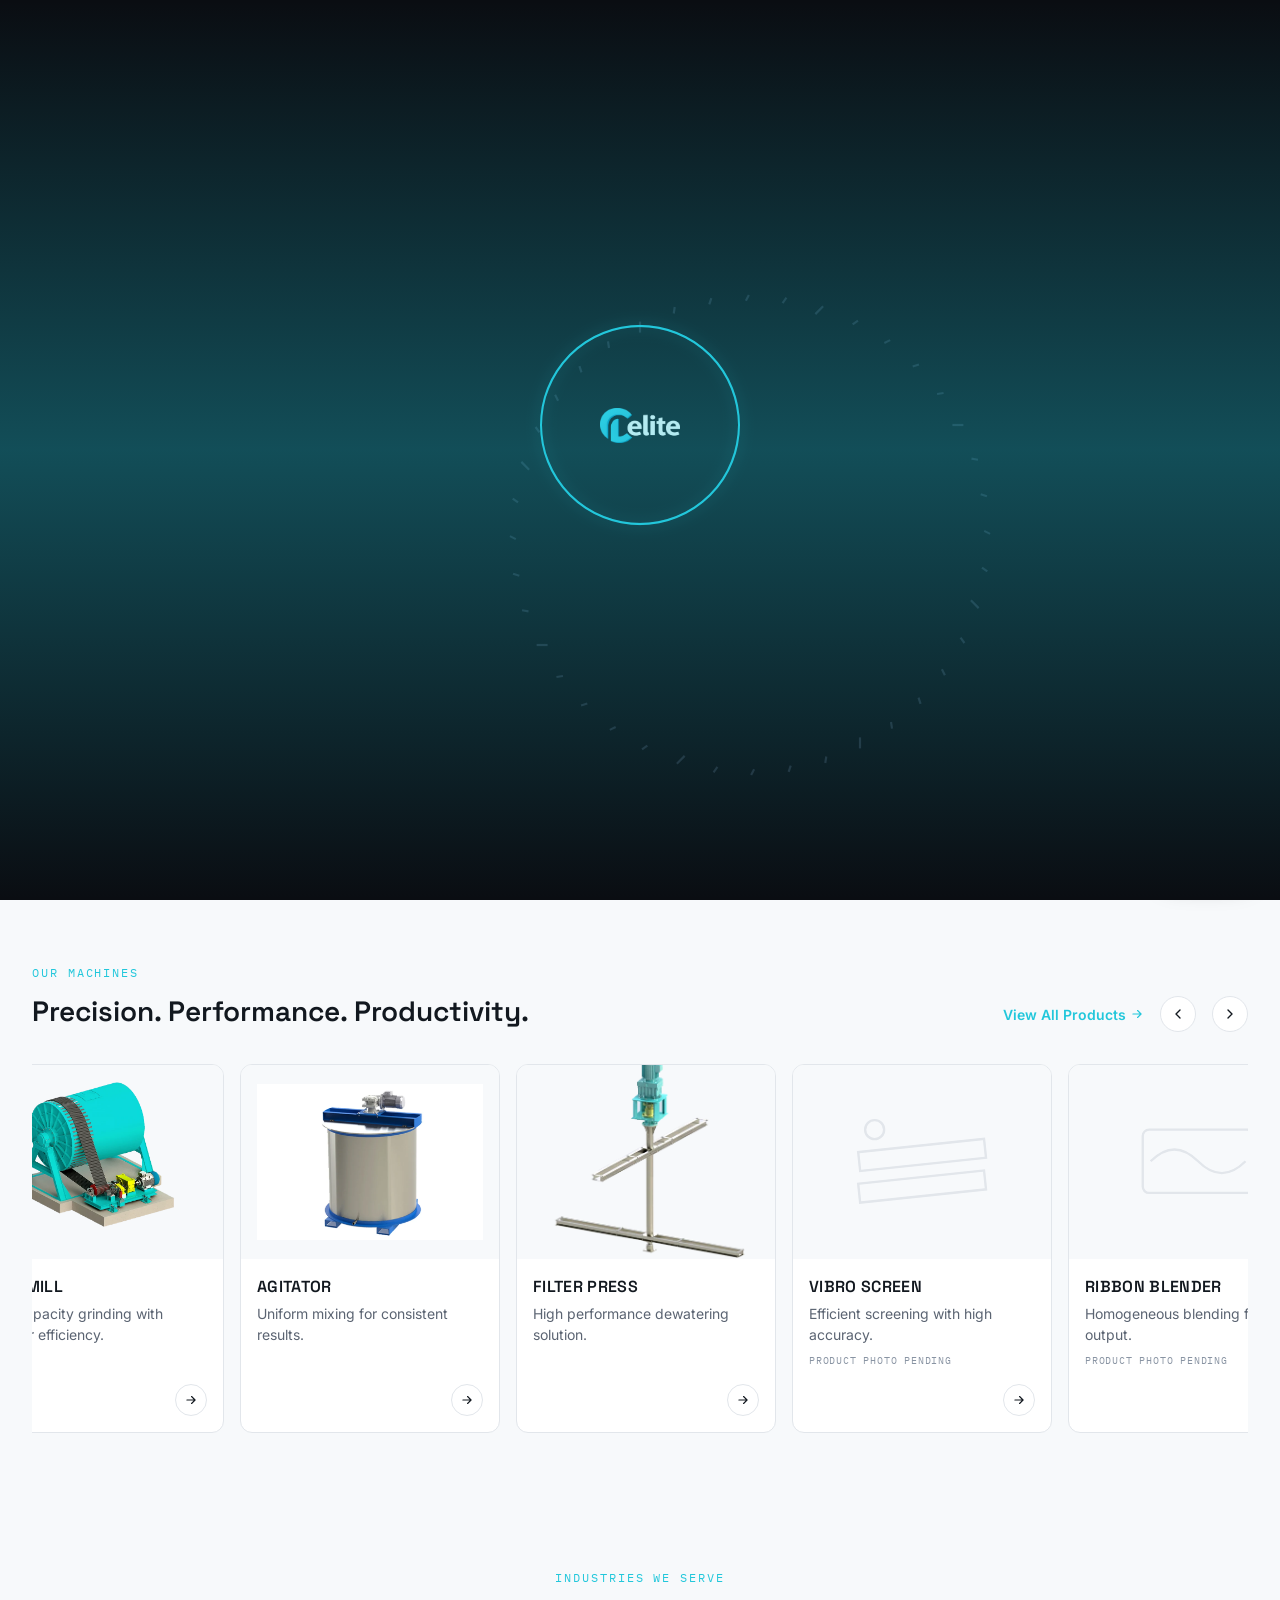
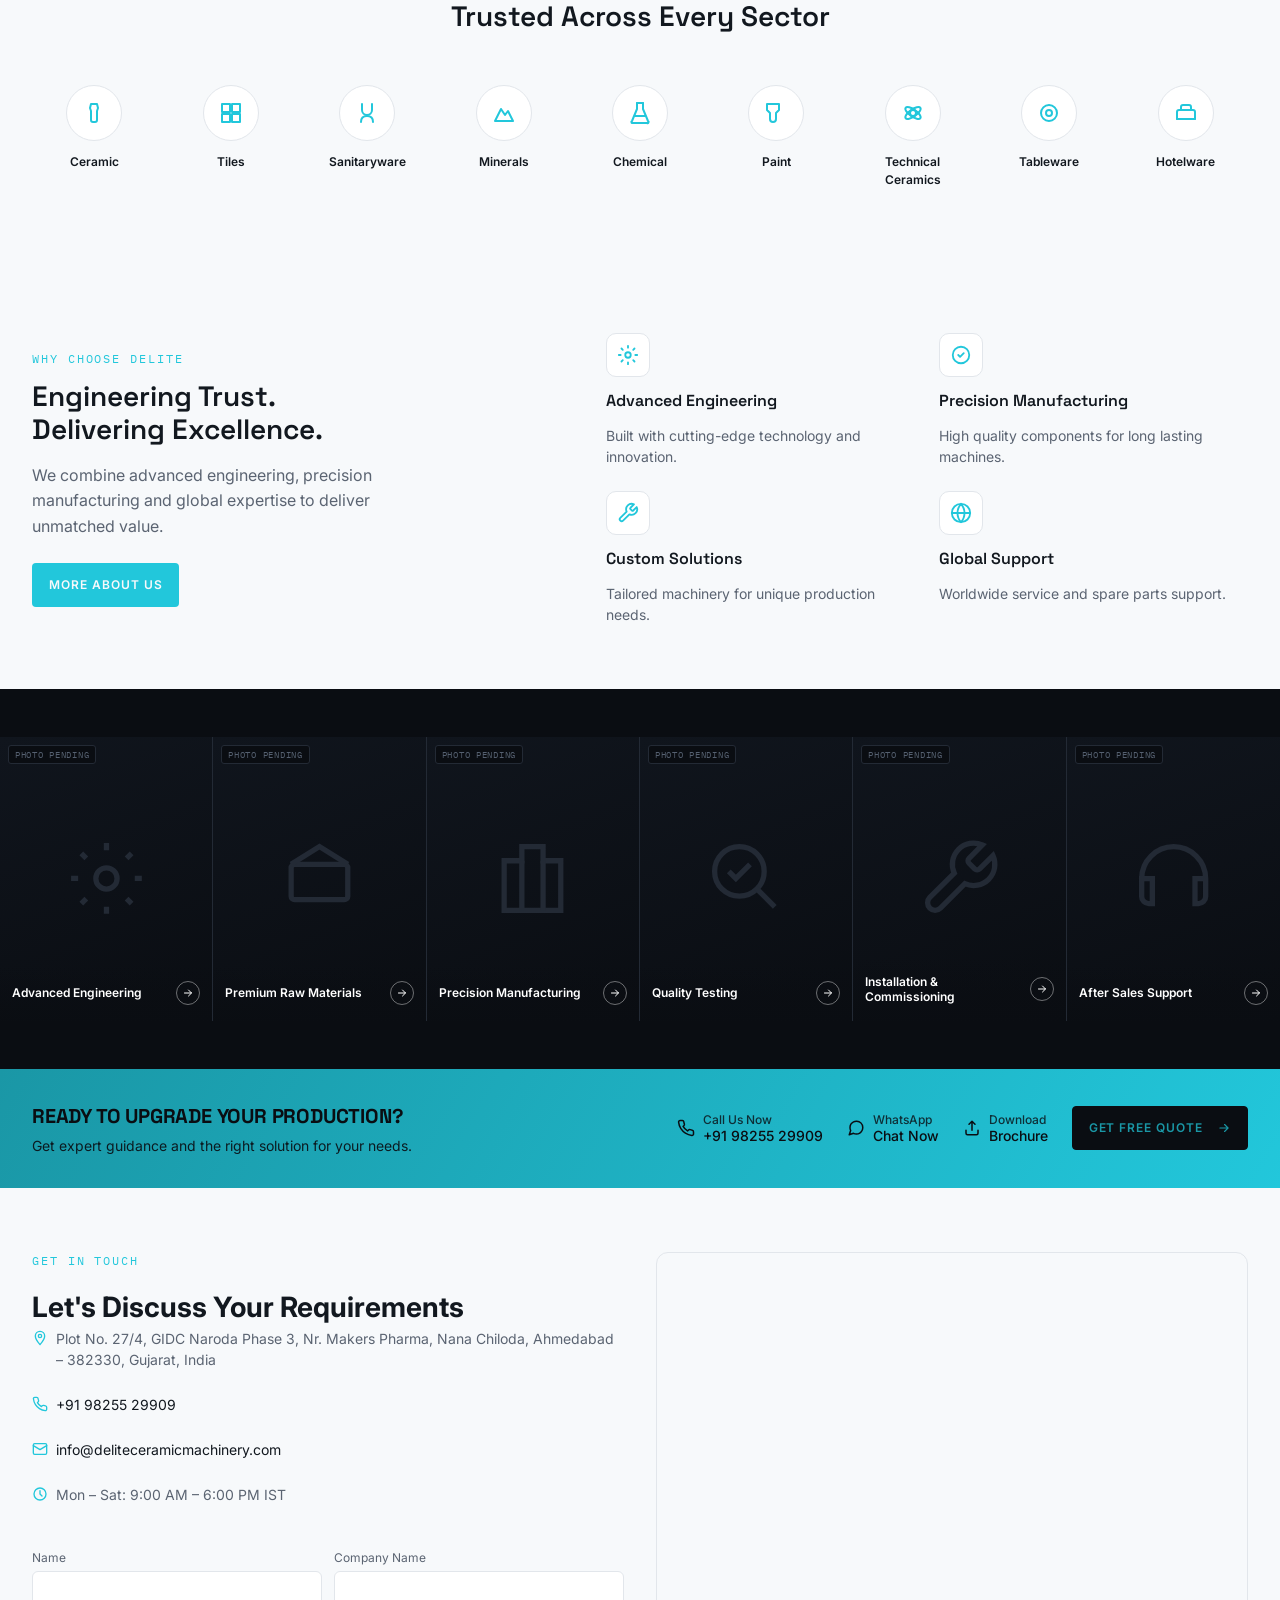
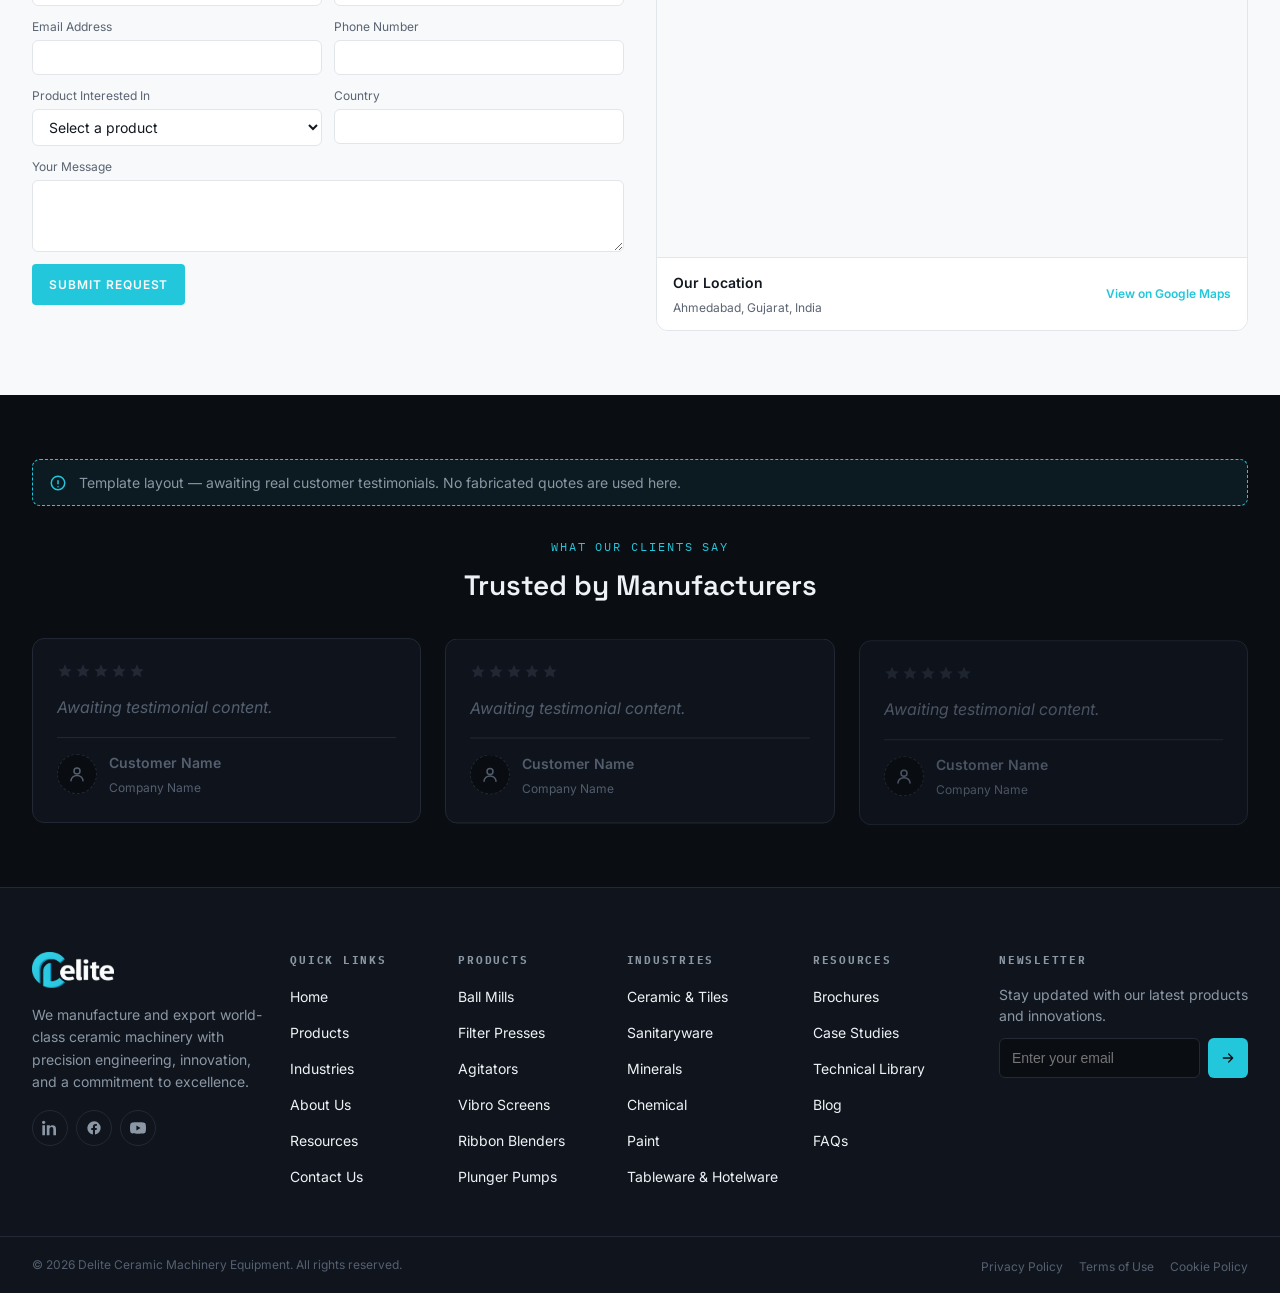
<file: v2/index.html>
<!DOCTYPE html>
<html lang="en">
<head>
  <meta charset="UTF-8" />
  <meta name="viewport" content="width=device-width, initial-scale=1.0" />

  <!--
    SEO/GEO NOTE: canonical URL assumes deliteceramicmachinery.com is
    where this site deploys — update if the real domain differs.
    OG image reuses the hero ball mill render (real product photo,
    correct aspect crop not verified) — a purpose-made 1200x630 OG
    image would perform better on social shares; flagging, not
    blocking on it.
  -->
  <title>Delite Ceramic Machinery | Ball Mills, Filter Presses &amp; Agitators — Ahmedabad, India</title>
  <meta
    name="description"
    content="Delite Ceramic Machinery manufactures ball mills, filter presses, agitators &amp; ceramic processing equipment in Ahmedabad, India. 40+ years experience."
  />
  <link rel="canonical" href="https://www.deliteceramicmachinery.com/" />
  <link rel="icon" href="images/favicon.ico" sizes="any" />
  <link rel="icon" type="image/png" sizes="32x32" href="images/favicon-32x32.png" />
  <link rel="icon" type="image/png" sizes="16x16" href="images/favicon-16x16.png" />
  <link rel="apple-touch-icon" sizes="180x180" href="images/apple-touch-icon.png" />

  <meta property="og:type" content="website" />
  <meta property="og:site_name" content="Delite Ceramic Machinery" />
  <meta property="og:title" content="Delite Ceramic Machinery | Ball Mills, Filter Presses &amp; Agitators" />
  <meta
    property="og:description"
    content="Manufacturer of ball mills, filter presses, agitators and turnkey ceramic processing equipment. 40+ years of engineering experience, based in Ahmedabad, India."
  />
  <meta property="og:image" content="https://www.deliteceramicmachinery.com/images/hero-ballmill.png" />
  <meta property="og:url" content="https://www.deliteceramicmachinery.com/" />
  <meta property="og:locale" content="en_IN" />

  <meta name="twitter:card" content="summary_large_image" />
  <meta name="twitter:title" content="Delite Ceramic Machinery | Ball Mills, Filter Presses &amp; Agitators" />
  <meta
    name="twitter:description"
    content="Manufacturer of ball mills, filter presses, agitators and turnkey ceramic processing equipment. 40+ years of engineering experience, based in Ahmedabad, India."
  />
  <meta name="twitter:image" content="https://www.deliteceramicmachinery.com/images/hero-ballmill.png" />

  <!-- GEO: structured, machine-readable entity data for AI search
       engines/LLM answer engines, not just traditional crawlers.
       Every field below is a verified fact from earlier in this
       build — nothing invented for schema purposes. -->
  <script type="application/ld+json">
  {
    "@context": "https://schema.org",
    "@type": "Organization",
    "name": "Delite Ceramic Machinery Equipment",
    "url": "https://www.deliteceramicmachinery.com/",
    "logo": "https://www.deliteceramicmachinery.com/images/logo.webp",
    "description": "Manufacturer of ball mills, filter presses, agitators and turnkey ceramic processing equipment for the ceramic, chemical, paint and mineral processing industries.",
    "address": {
      "@type": "PostalAddress",
      "streetAddress": "Plot No. 27/4, GIDC Naroda Phase 3, Nr. Makers Pharma, Nana Chiloda",
      "addressLocality": "Ahmedabad",
      "addressRegion": "Gujarat",
      "postalCode": "382330",
      "addressCountry": "IN"
    },
    "telephone": "+91-98255-29909",
    "email": "info@deliteceramicmachinery.com",
    "sameAs": []
  }
  </script>

  <link rel="preconnect" href="https://fonts.googleapis.com" />
  <link rel="preconnect" href="https://fonts.gstatic.com" crossorigin />
  <link
    href="https://fonts.googleapis.com/css2?family=Space+Grotesk:wght@500;600;700&family=Inter:wght@400;500;600&family=IBM+Plex+Mono:wght@400;500&display=swap"
    rel="stylesheet"
  />

  <link rel="stylesheet" href="css/tokens.css" />
  <link rel="stylesheet" href="css/loading.css" />
  <link rel="stylesheet" href="css/navigation.css" />
  <link rel="stylesheet" href="css/hero.css" />
  <link rel="stylesheet" href="css/machines.css" />
  <link rel="stylesheet" href="css/industries-grid.css" />
  <link rel="stylesheet" href="css/why-choose.css" />
  <link rel="stylesheet" href="css/mfg-strip.css" />
  <link rel="stylesheet" href="css/cta-banner.css" />
  <link rel="stylesheet" href="css/contact-section.css" />
  <link rel="stylesheet" href="css/testimonials.css" />
  <link rel="stylesheet" href="css/footer.css" />
  <link rel="stylesheet" href="css/float-cta.css" />

  <!-- Preloads the LCP candidate (hero product image) so the browser
       fetches it immediately instead of discovering it after parsing
       down to the <picture> element in the body. -->
  <link
    rel="preload"
    as="image"
    href="images/hero-ballmill.webp"
    imagesrcset="images/hero-ballmill-500.webp 500w, images/hero-ballmill.webp 811w"
    imagesizes="(max-width: 900px) 500px, 811px"
    fetchpriority="high"
  />

  <!-- No-JS / JS-failure fallback: the loader is removed by JS, so
       without it must never render. Hero callouts are visible-by-
       default in CSS now (see hero.css), so no override is needed
       for them anymore — kept here only for the stats cards, which
       still use the older pattern pending the same fix. -->
  <noscript>
    <style>
      .loader { display: none !important; }
      .stats__card {
        opacity: 1 !important;
        transform: none !important;
      }
    </style>
  </noscript>
</head>
<body class="is-loading">
  <a class="skip-link" href="#main-content">Skip to main content</a>

  <!-- ==========================================================
       LOADING SEQUENCE
       Removed from the accessibility tree once complete (see JS).
       Runs once per session; skipped entirely under
       prefers-reduced-motion.
       ========================================================== -->
  <div class="loader" data-loader aria-hidden="false">
    <div class="loader__gauge" aria-hidden="true">
      <svg viewBox="0 0 200 200">
        <g class="loader__ticks"></g>
        <circle class="loader__ring-track" cx="100" cy="100" r="90" />
        <circle class="loader__ring-fill" cx="100" cy="100" r="90" />
      </svg>
      <div class="loader__center">
        <span class="loader__percent">0</span>
        <img class="loader__logo" src="images/logo.webp" alt="" width="80" height="35" />
      </div>
    </div>
    <p class="loader__status" aria-hidden="true">
      Calibrating <span>experience</span>
    </p>
    <!--
      Single, sparse announcement for screen reader users — NOT wrapping
      the numeric counter above, which updates every animation frame and
      would otherwise cause the live region to re-announce constantly.
    -->
    <p class="sr-only" role="status" aria-live="polite" data-loader-status>
      Loading Delite, please wait.
    </p>
  </div>

  <!-- ==========================================================
       HEADER / NAVIGATION
       Fixed, transparent-over-hero, solidifies on scroll (see
       navigation.js). Desktop: horizontal nav. Below 1024px:
       hamburger triggers a slide-in panel with focus trap.
       ========================================================== -->
  <header class="header" data-header>
    <a class="header__logo" href="index.html">
      <img src="images/logo.webp" alt="Delite Ceramic Machinery — Home" width="86" height="38" />
    </a>

    <nav class="nav" aria-label="Primary">
      <ul class="nav__list">
        <li><a class="nav__link" href="index.html" aria-current="page">Home</a></li>
        <li><a class="nav__link" href="products.html">Products</a></li>
        <li><a class="nav__link" href="industries.html">Industries</a></li>
        <li><a class="nav__link" href="about.html">About Us</a></li>
        <li><a class="nav__link" href="resources.html">Resources</a></li>
        <li><a class="nav__link" href="contact.html">Contact</a></li>
      </ul>
    </nav>

    <div class="header__actions">
      <a class="btn btn--primary header__cta" href="contact.html">Request a Quote</a>
      <button
        class="nav-toggle"
        type="button"
        data-nav-toggle
        aria-expanded="false"
        aria-controls="mobile-nav"
        aria-label="Open menu"
      >
        <span class="nav-toggle__icon"><span></span><span></span><span></span></span>
      </button>
    </div>
  </header>

  <div class="nav-scrim" data-nav-scrim></div>

  <nav class="mobile-nav" id="mobile-nav" data-mobile-nav aria-label="Mobile">
    <ul class="mobile-nav__list">
      <li><a class="mobile-nav__link" href="index.html" aria-current="page">Home</a></li>
      <li><a class="mobile-nav__link" href="products.html">Products</a></li>
      <li><a class="mobile-nav__link" href="industries.html">Industries</a></li>
      <li><a class="mobile-nav__link" href="about.html">About Us</a></li>
      <li><a class="mobile-nav__link" href="resources.html">Resources</a></li>
      <li><a class="mobile-nav__link" href="contact.html">Contact</a></li>
    </ul>
    <a class="btn btn--primary mobile-nav__cta" href="contact.html">Request a Quote</a>
  </nav>

  <!-- ==========================================================
       PAGE CONTENT
       Placeholder — Hero is the next section to be built.
       ========================================================== -->
  <main id="main-content">
    <!-- ==========================================================
         HERO — REBUILT per new reference designs (3 images), per
         explicit instruction. Two-column layout: left = real visible
         headline/subtext/CTAs/stats (previously SEO-only hidden text),
         right = existing product slider (visual/callout logic below
         is UNCHANGED from the previous version — only this new left
         column and the content-swap wiring in hero.js were added).

         Stats row values are PLACEHOLDERS (25+/850+/120+/98%) — user
         confirmed these are not yet real figures and will supply
         actual numbers later. Section 4's dashboard below keeps the
         separately-verified real figures (40+ years, etc.) untouched.
         ========================================================== -->
    <section class="hero" data-hero aria-labelledby="hero-heading">
      <div class="hero__inner">
        <p class="sr-only" role="status" aria-live="polite" data-hero-live></p>

        <div class="hero__content">
          <div class="hero__content-inner" data-hero-content-inner>
            <h1 id="hero-heading" class="hero__headline" data-hero-headline>
              Engineering Ceramic Excellence.<br /><span class="hero__headline-accent">Built to Perform.</span>
            </h1>
            <p class="hero__subtext" data-hero-subtext>
              High-performance ceramic machinery engineered for
              precision, reliability, and continuous productivity.
            </p>
            <div class="hero__cta-group" data-hero-ctas>
              <a class="btn btn--primary" href="products.html" data-cta-primary>Explore Products</a>
              <!--
                NOTE: "Watch Overview" is real copy from the reference
                design, but no overview video currently exists. Linking
                to contact.html as an honest stand-in — replace once
                that video asset exists.
              -->
              <a class="btn btn--secondary" href="contact.html" data-cta-secondary>
                <svg viewBox="0 0 24 24" width="14" height="14" fill="currentColor" style="margin-right:6px;vertical-align:-2px;"><polygon points="6 4 20 12 6 20 6 4"/></svg>Watch Overview
              </a>
            </div>
          </div>

          <!--
            5 stats now (was 4 in V1) — "40+ Years" matches our
            verified figure (DEL tracker DEL-27/DEL-20/DEL-26); the
            other 4 remain explicit placeholders per your confirmed
            decision, not silently treated as real.
          -->
          <div class="hero__stats-row hero__stats-row--five">
            <div class="hero__stat">
              <span class="hero__stat-value">40+</span>
              <span class="hero__stat-label">Years Experience</span>
            </div>
            <div class="hero__stat">
              <span class="hero__stat-value">850+</span>
              <span class="hero__stat-label">Machines Delivered</span>
            </div>
            <div class="hero__stat">
              <span class="hero__stat-value">120+</span>
              <span class="hero__stat-label">Countries Served</span>
            </div>
            <div class="hero__stat">
              <span class="hero__stat-value">98%</span>
              <span class="hero__stat-label">Client Satisfaction</span>
            </div>
            <div class="hero__stat">
              <span class="hero__stat-value">24/7</span>
              <span class="hero__stat-label">Service Support</span>
            </div>
          </div>
        </div>

        <div class="hero__visual-col">
        <div class="hero__slider">
          <div class="hero__track" data-hero-track>
          <div
            class="hero__slide"
            data-hero-slide
            data-product-name="Ball Mill"
            data-kicker="Engineering Excellence"
            data-headline="Engineering Ceramic Excellence.|For the World."
            data-subtext="Precision systems, high-performance solutions, built to a global standard."
            data-cta-primary-label="Explore The Systems"
            data-cta-primary-href="products.html"
            data-cta-secondary-label="Virtual Factory Tour"
            data-cta-secondary-href="contact.html"
          >
            <picture>
              <source
                srcset="images/hero-ballmill-500.webp 500w, images/hero-ballmill.webp 811w"
                sizes="(max-width: 900px) 500px, 811px"
                type="image/webp"
              />
              <img
                class="hero__product"
                data-hero-product
                src="images/hero-ballmill.png"
                alt="Delite industrial ball mill — steel grinding drum with belt-driven motor assembly and mounted base frame"
                width="811"
                height="582"
                fetchpriority="high"
              />
            </picture>

            <svg class="hero__lines" data-hero-lines aria-hidden="true"></svg>

            <div class="hero__callout hero__callout--tl" data-callout="power" data-target-x="58" data-target-y="68">
              <span class="hero__callout-icon" aria-hidden="true">
                <svg viewBox="0 0 24 24" fill="none" stroke="currentColor" stroke-width="2" stroke-linecap="round" stroke-linejoin="round">
                  <polygon points="13 2 3 14 12 14 11 22 21 10 12 10 13 2" />
                </svg>
              </span>
              <span class="hero__callout-text">
                <span class="hero__callout-label">Power</span>
                <span class="hero__callout-value"><span data-count-to="1650">1,650</span> <span class="hero__callout-unit">KW</span></span>
              </span>
            </div>

            <div class="hero__callout hero__callout--tr" data-callout="capacity" data-target-x="55" data-target-y="15">
              <span class="hero__callout-icon" aria-hidden="true">
                <svg viewBox="0 0 24 24" fill="none" stroke="currentColor" stroke-width="2" stroke-linecap="round" stroke-linejoin="round">
                  <rect x="3" y="7" width="18" height="13" rx="1" />
                  <path d="M8 7V5a2 2 0 0 1 2-2h4a2 2 0 0 1 2 2v2" />
                </svg>
              </span>
              <span class="hero__callout-text">
                <span class="hero__callout-label">Capacity</span>
                <span class="hero__callout-value"><span data-count-to="85000">85,000</span> <span class="hero__callout-unit">SQ M/DAY</span></span>
              </span>
            </div>

            <div class="hero__callout hero__callout--br" data-callout="pressure" data-target-x="80" data-target-y="45">
              <span class="hero__callout-icon" aria-hidden="true">
                <svg viewBox="0 0 24 24" fill="none" stroke="currentColor" stroke-width="2" stroke-linecap="round" stroke-linejoin="round">
                  <circle cx="12" cy="12" r="9" />
                  <path d="M12 12 L16 8" />
                </svg>
              </span>
              <span class="hero__callout-text">
                <span class="hero__callout-label">Pressure</span>
                <span class="hero__callout-value"><span data-count-to="7800">7,800</span> <span class="hero__callout-unit">TONS</span></span>
              </span>
            </div>

            <div class="hero__callout hero__callout--bl" data-callout="grinding" data-target-x="25" data-target-y="45">
              <span class="hero__callout-icon" aria-hidden="true">
                <svg viewBox="0 0 24 24" fill="none" stroke="currentColor" stroke-width="2" stroke-linecap="round" stroke-linejoin="round">
                  <circle cx="6" cy="19" r="2" />
                  <circle cx="18" cy="19" r="2" />
                  <path d="M8 19h8M6 17V9a2 2 0 0 1 2-2h8a2 2 0 0 1 2 2v8" />
                </svg>
              </span>
              <span class="hero__callout-text">
                <span class="hero__callout-label">Grinding Media Charge</span>
                <span class="hero__callout-value"><span data-count-to="22">22</span> <span class="hero__callout-unit">TONS</span></span>
              </span>
            </div>

            <div class="hero__stats-mobile">
              <div class="hero__stat-card">
                <span class="hero__callout-icon" aria-hidden="true"><svg viewBox="0 0 24 24" fill="none" stroke="currentColor" stroke-width="2" stroke-linecap="round" stroke-linejoin="round"><polygon points="13 2 3 14 12 14 11 22 21 10 12 10 13 2" /></svg></span>
                <span class="hero__callout-text"><span class="hero__callout-label">Power</span><span class="hero__callout-value">1,650 <span class="hero__callout-unit">KW</span></span></span>
              </div>
              <div class="hero__stat-card">
                <span class="hero__callout-icon" aria-hidden="true"><svg viewBox="0 0 24 24" fill="none" stroke="currentColor" stroke-width="2" stroke-linecap="round" stroke-linejoin="round"><rect x="3" y="7" width="18" height="13" rx="1" /><path d="M8 7V5a2 2 0 0 1 2-2h4a2 2 0 0 1 2 2v2" /></svg></span>
                <span class="hero__callout-text"><span class="hero__callout-label">Capacity</span><span class="hero__callout-value">85,000 <span class="hero__callout-unit">SQ M/DAY</span></span></span>
              </div>
              <div class="hero__stat-card">
                <span class="hero__callout-icon" aria-hidden="true"><svg viewBox="0 0 24 24" fill="none" stroke="currentColor" stroke-width="2" stroke-linecap="round" stroke-linejoin="round"><circle cx="12" cy="12" r="9" /><path d="M12 12 L16 8" /></svg></span>
                <span class="hero__callout-text"><span class="hero__callout-label">Pressure</span><span class="hero__callout-value">7,800 <span class="hero__callout-unit">TONS</span></span></span>
              </div>
              <div class="hero__stat-card">
                <span class="hero__callout-icon" aria-hidden="true"><svg viewBox="0 0 24 24" fill="none" stroke="currentColor" stroke-width="2" stroke-linecap="round" stroke-linejoin="round"><circle cx="6" cy="19" r="2" /><circle cx="18" cy="19" r="2" /><path d="M8 19h8M6 17V9a2 2 0 0 1 2-2h8a2 2 0 0 1 2 2v8" /></svg></span>
                <span class="hero__callout-text"><span class="hero__callout-label">Grinding Media</span><span class="hero__callout-value">22 <span class="hero__callout-unit">TONS</span></span></span>
              </div>
            </div>
          </div>

          <!-- SLIDE 2: Filter Press — only ONE verified spec exists for
               this product, so 2 callouts, not 4 fabricated ones. -->
          <div
            class="hero__slide"
            data-hero-slide
            data-product-name="Filter Press"
            data-kicker="Engineering Excellence"
            data-headline="Precision. Performance.|Productivity."
            data-subtext="Delite Ceramic Machinery: the benchmark in high-capacity ceramic manufacturing solutions."
            data-cta-primary-label="Explore Complete Line"
            data-cta-primary-href="products.html"
          >
            <picture>
              <source srcset="images/hero-filterpress.webp" type="image/webp" />
              <img
                class="hero__product"
                data-hero-product
                src="images/hero-filterpress.png"
                alt="Delite filter press — recessed-plate press with polypropylene plates and dual-color drainage valves"
                width="477"
                height="477"
              />
            </picture>

            <svg class="hero__lines" data-hero-lines aria-hidden="true"></svg>

            <div class="hero__callout hero__callout--tl" data-callout="plate-range" data-target-x="50" data-target-y="35">
              <span class="hero__callout-icon" aria-hidden="true">
                <svg viewBox="0 0 24 24" fill="none" stroke="currentColor" stroke-width="2" stroke-linecap="round" stroke-linejoin="round">
                  <rect x="4" y="4" width="4" height="16" /><rect x="10" y="4" width="4" height="16" /><rect x="16" y="4" width="4" height="16" />
                </svg>
              </span>
              <span class="hero__callout-text">
                <span class="hero__callout-label">Plate Size Range</span>
                <span class="hero__callout-value">470–1500 <span class="hero__callout-unit">MM</span></span>
              </span>
            </div>

            <div class="hero__callout hero__callout--tr" data-callout="plate-options" data-target-x="55" data-target-y="55">
              <span class="hero__callout-icon" aria-hidden="true">
                <svg viewBox="0 0 24 24" fill="none" stroke="currentColor" stroke-width="2" stroke-linecap="round" stroke-linejoin="round">
                  <path d="M9 11l3 3L22 4" /><path d="M21 12v7a2 2 0 0 1-2 2H5a2 2 0 0 1-2-2V5a2 2 0 0 1 2-2h11" />
                </svg>
              </span>
              <span class="hero__callout-text">
                <span class="hero__callout-label">Plate Size Options</span>
                <span class="hero__callout-value"><span data-count-to="7">7</span> <span class="hero__callout-unit">SIZES</span></span>
              </span>
            </div>

            <div class="hero__stats-mobile">
              <div class="hero__stat-card">
                <span class="hero__callout-icon" aria-hidden="true"><svg viewBox="0 0 24 24" fill="none" stroke="currentColor" stroke-width="2" stroke-linecap="round" stroke-linejoin="round"><rect x="4" y="4" width="4" height="16" /><rect x="10" y="4" width="4" height="16" /><rect x="16" y="4" width="4" height="16" /></svg></span>
                <span class="hero__callout-text"><span class="hero__callout-label">Plate Size Range</span><span class="hero__callout-value">470–1500 <span class="hero__callout-unit">MM</span></span></span>
              </div>
              <div class="hero__stat-card">
                <span class="hero__callout-icon" aria-hidden="true"><svg viewBox="0 0 24 24" fill="none" stroke="currentColor" stroke-width="2" stroke-linecap="round" stroke-linejoin="round"><path d="M9 11l3 3L22 4" /><path d="M21 12v7a2 2 0 0 1-2 2H5a2 2 0 0 1-2-2V5a2 2 0 0 1 2-2h11" /></svg></span>
                <span class="hero__callout-text"><span class="hero__callout-label">Plate Size Options</span><span class="hero__callout-value">7 <span class="hero__callout-unit">SIZES</span></span></span>
              </div>
            </div>
          </div>

          <!-- SLIDE 3: Agitator — only ONE verified spec exists (the
               5.5–22 KW power range already used in the capability
               card), same honesty pattern as slide 2. -->
          <div
            class="hero__slide"
            data-hero-slide
            data-product-name="Agitator"
            data-kicker="Turnkey Solutions"
            data-headline="Systems Engineered for|Continuous Production."
            data-subtext="Premium high-performance machinery. Precision. Reliability. Turnkey solutions."
            data-cta-primary-label="Consult an Engineer"
            data-cta-primary-href="contact.html"
            data-cta-secondary-label="Explore Machinery Systems"
            data-cta-secondary-href="products.html"
          >
            <picture>
              <source srcset="images/card-agitator.webp" type="image/webp" />
              <img
                class="hero__product"
                data-hero-product
                src="images/card-agitator.png"
                alt="Delite industrial agitator — vertical shaft mixer with motor and gearbox on a rail-mounted frame"
                width="835"
                height="577"
              />
            </picture>

            <svg class="hero__lines" data-hero-lines aria-hidden="true"></svg>

            <div class="hero__callout hero__callout--tr" data-callout="agitator-power" data-target-x="52" data-target-y="12">
              <span class="hero__callout-icon" aria-hidden="true">
                <svg viewBox="0 0 24 24" fill="none" stroke="currentColor" stroke-width="2" stroke-linecap="round" stroke-linejoin="round">
                  <polygon points="13 2 3 14 12 14 11 22 21 10 12 10 13 2" />
                </svg>
              </span>
              <span class="hero__callout-text">
                <span class="hero__callout-label">Power Range</span>
                <span class="hero__callout-value">5.5–22 <span class="hero__callout-unit">KW</span></span>
              </span>
            </div>

            <div class="hero__stats-mobile">
              <div class="hero__stat-card">
                <span class="hero__callout-icon" aria-hidden="true"><svg viewBox="0 0 24 24" fill="none" stroke="currentColor" stroke-width="2" stroke-linecap="round" stroke-linejoin="round"><polygon points="13 2 3 14 12 14 11 22 21 10 12 10 13 2" /></svg></span>
                <span class="hero__callout-text"><span class="hero__callout-label">Power Range</span><span class="hero__callout-value">5.5–22 <span class="hero__callout-unit">KW</span></span></span>
              </div>
            </div>
          </div>
          </div>
        </div>

        <p class="hero__product-name" data-hero-product-name>
          Viewing: <span>Ball Mill</span>
        </p>

        <div class="hero__controls">
          <button class="hero__arrow" type="button" data-hero-prev aria-label="Previous product">
            <svg viewBox="0 0 24 24" fill="none" stroke="currentColor" stroke-width="2" stroke-linecap="round" stroke-linejoin="round"><path d="M15 18l-6-6 6-6" /></svg>
          </button>
          <div class="hero__dots" role="group" aria-label="Select product">
            <button class="hero__dot" type="button" data-hero-dot aria-current="true" aria-label="Ball Mill"></button>
            <button class="hero__dot" type="button" data-hero-dot aria-current="false" aria-label="Filter Press"></button>
            <button class="hero__dot" type="button" data-hero-dot aria-current="false" aria-label="Agitator"></button>
          </div>
          <button class="hero__arrow" type="button" data-hero-next aria-label="Next product">
            <svg viewBox="0 0 24 24" fill="none" stroke="currentColor" stroke-width="2" stroke-linecap="round" stroke-linejoin="round"><path d="M9 18l6-6-6-6" /></svg>
          </button>
          <!-- Required alongside autoplay per WCAG 2.2.2 — auto-updating
               content running >5s must be pausable by the user. -->
          <button class="hero__play-pause" type="button" data-hero-playpause aria-pressed="false" aria-label="Pause slideshow">
            <svg class="icon-pause" viewBox="0 0 24 24" fill="currentColor"><rect x="6" y="5" width="4" height="14" /><rect x="14" y="5" width="4" height="14" /></svg>
            <svg class="icon-play" viewBox="0 0 24 24" fill="currentColor"><polygon points="6 4 20 12 6 20 6 4" /></svg>
          </button>
        </div>
        </div>
      </div>
    </section>


    <!-- ==========================================================
         MACHINES CAROUSEL (V2 — new section, not in V1)
         Light-themed per the new reference. 3 of 5 machines have
         real product photos (Ball Mill, Agitator, Filter Press);
         Vibro Screen and Ribbon Blender do NOT — no images exist
         in any upload for these two, so they use deliberately
         illustrative line-art placeholders, flagged in the card
         itself, not disguised as real product photos.
         ========================================================== -->
    <section class="machines section--light" data-machines aria-labelledby="machines-heading">
      <div class="machines__header">
        <div>
          <span class="machines__kicker">Our Machines</span>
          <h2 id="machines-heading" class="machines__title">Precision. Performance. Productivity.</h2>
        </div>
        <div class="machines__controls">
          <a class="machines__view-all" href="products.html">
            View All Products
            <svg viewBox="0 0 24 24" fill="none" stroke="currentColor" stroke-width="2" stroke-linecap="round" stroke-linejoin="round"><path d="M5 12h14M13 6l6 6-6 6"/></svg>
          </a>
          <button class="machines__arrow" type="button" data-machines-prev aria-label="Scroll machines left">
            <svg viewBox="0 0 24 24" fill="none" stroke="currentColor" stroke-width="2" stroke-linecap="round" stroke-linejoin="round"><path d="M15 18l-6-6 6-6"/></svg>
          </button>
          <button class="machines__arrow" type="button" data-machines-next aria-label="Scroll machines right">
            <svg viewBox="0 0 24 24" fill="none" stroke="currentColor" stroke-width="2" stroke-linecap="round" stroke-linejoin="round"><path d="M9 18l6-6-6-6"/></svg>
          </button>
        </div>
      </div>

      <div class="machines__track" data-machines-track>
        <a class="machine-card" href="ball-mill.html">
          <div class="machine-card__image-wrap">
            <picture>
              <source srcset="images/hero-ballmill.webp" type="image/webp" />
              <img src="images/hero-ballmill.png" alt="Delite industrial ball mill" width="811" height="582" loading="lazy" data-reveal />
            </picture>
          </div>
          <div class="machine-card__body">
            <span class="machine-card__name">Ball Mill</span>
            <p class="machine-card__tagline">High-capacity grinding with superior efficiency.</p>
            <span class="machine-card__arrow" aria-hidden="true">
              <svg viewBox="0 0 24 24" fill="none" stroke="currentColor" stroke-width="2" stroke-linecap="round" stroke-linejoin="round"><path d="M5 12h14M13 6l6 6-6 6"/></svg>
            </span>
          </div>
        </a>

        <a class="machine-card" href="agitator.html">
          <div class="machine-card__image-wrap">
            <picture>
              <source srcset="images/card-agitator.webp" type="image/webp" />
              <img src="images/card-agitator.png" alt="Delite industrial agitator" width="835" height="577" loading="lazy" data-reveal />
            </picture>
          </div>
          <div class="machine-card__body">
            <span class="machine-card__name">Agitator</span>
            <p class="machine-card__tagline">Uniform mixing for consistent results.</p>
            <span class="machine-card__arrow" aria-hidden="true">
              <svg viewBox="0 0 24 24" fill="none" stroke="currentColor" stroke-width="2" stroke-linecap="round" stroke-linejoin="round"><path d="M5 12h14M13 6l6 6-6 6"/></svg>
            </span>
          </div>
        </a>

        <a class="machine-card" href="filter-press.html">
          <div class="machine-card__image-wrap">
            <picture>
              <source srcset="images/hero-filterpress.webp" type="image/webp" />
              <img src="images/hero-filterpress.png" alt="Delite filter press" width="477" height="477" loading="lazy" data-reveal />
            </picture>
          </div>
          <div class="machine-card__body">
            <span class="machine-card__name">Filter Press</span>
            <p class="machine-card__tagline">High performance dewatering solution.</p>
            <span class="machine-card__arrow" aria-hidden="true">
              <svg viewBox="0 0 24 24" fill="none" stroke="currentColor" stroke-width="2" stroke-linecap="round" stroke-linejoin="round"><path d="M5 12h14M13 6l6 6-6 6"/></svg>
            </span>
          </div>
        </a>

        <!-- Placeholder: no real image supplied for Vibro Screen -->
        <a class="machine-card" href="products.html#vibro-screen">
          <div class="machine-card__image-wrap">
            <svg class="machine-card__placeholder" viewBox="0 0 100 80" fill="none" stroke="currentColor" stroke-width="1.5" aria-hidden="true">
              <rect x="10" y="30" width="80" height="12" transform="rotate(-6 50 36)" />
              <rect x="10" y="50" width="80" height="12" transform="rotate(-6 50 56)" />
              <circle cx="20" cy="20" r="6" />
            </svg>
          </div>
          <div class="machine-card__body">
            <span class="machine-card__name">Vibro Screen</span>
            <p class="machine-card__tagline">Efficient screening with high accuracy.</p>
            <span class="machine-card__pending">Product photo pending</span>
            <span class="machine-card__arrow" aria-hidden="true">
              <svg viewBox="0 0 24 24" fill="none" stroke="currentColor" stroke-width="2" stroke-linecap="round" stroke-linejoin="round"><path d="M5 12h14M13 6l6 6-6 6"/></svg>
            </span>
          </div>
        </a>

        <!-- Placeholder: no real image supplied for Ribbon Blender -->
        <a class="machine-card" href="products.html#ribbon-blender">
          <div class="machine-card__image-wrap">
            <svg class="machine-card__placeholder" viewBox="0 0 100 80" fill="none" stroke="currentColor" stroke-width="1.5" aria-hidden="true">
              <rect x="15" y="20" width="70" height="40" rx="4" />
              <path d="M20 40 Q35 25 50 40 T80 40" />
            </svg>
          </div>
          <div class="machine-card__body">
            <span class="machine-card__name">Ribbon Blender</span>
            <p class="machine-card__tagline">Homogeneous blending for quality output.</p>
            <span class="machine-card__pending">Product photo pending</span>
            <span class="machine-card__arrow" aria-hidden="true">
              <svg viewBox="0 0 24 24" fill="none" stroke="currentColor" stroke-width="2" stroke-linecap="round" stroke-linejoin="round"><path d="M5 12h14M13 6l6 6-6 6"/></svg>
            </span>
          </div>
        </a>
      </div>
    </section>


    <!-- ==========================================================
         INDUSTRIES WE SERVE (V2 — new section)
         Reference mockup's 9th icon was "Agrotech", not present in
         any verified source. Substituted "Technical Ceramics" (which
         IS verified — see earlier research) rather than asserting an
         industry with zero supporting evidence. Icon+label only, no
         photo thumbnails — no real photography exists for any of
         these 9 categories; 9 fake stock-photo placeholders would
         look worse than a clean icon row.
         ========================================================== -->
    <section class="industries-grid section--light" aria-labelledby="industries-heading">
      <span class="industries-grid__kicker">Industries We Serve</span>
      <h2 id="industries-heading" class="industries-grid__title">Trusted Across Every Sector</h2>

      <div class="industries-grid__row">
        <a class="industry-item" href="industries.html#ceramic">
          <span class="industry-item__icon" aria-hidden="true">
            <svg viewBox="0 0 24 24" fill="none" stroke="currentColor" stroke-width="2" stroke-linecap="round" stroke-linejoin="round"><path d="M9 3h6l1 4-1 3v9a2 2 0 0 1-2 2h-2a2 2 0 0 1-2-2v-9L8 7z"/></svg>
          </span>
          <span class="industry-item__label">Ceramic</span>
        </a>
        <a class="industry-item" href="industries.html#tiles">
          <span class="industry-item__icon" aria-hidden="true">
            <svg viewBox="0 0 24 24" fill="none" stroke="currentColor" stroke-width="2" stroke-linecap="round" stroke-linejoin="round"><rect x="3" y="3" width="8" height="8"/><rect x="13" y="3" width="8" height="8"/><rect x="3" y="13" width="8" height="8"/><rect x="13" y="13" width="8" height="8"/></svg>
          </span>
          <span class="industry-item__label">Tiles</span>
        </a>
        <a class="industry-item" href="industries.html#sanitaryware">
          <span class="industry-item__icon" aria-hidden="true">
            <svg viewBox="0 0 24 24" fill="none" stroke="currentColor" stroke-width="2" stroke-linecap="round" stroke-linejoin="round"><path d="M7 3v6a5 5 0 0 0 10 0V3"/><path d="M6 21c0-4 2.5-6 6-6s6 2 6 6"/></svg>
          </span>
          <span class="industry-item__label">Sanitaryware</span>
        </a>
        <a class="industry-item" href="industries.html#minerals">
          <span class="industry-item__icon" aria-hidden="true">
            <svg viewBox="0 0 24 24" fill="none" stroke="currentColor" stroke-width="2" stroke-linecap="round" stroke-linejoin="round"><path d="M3 20 9 8l4 6 3-4 5 10z"/></svg>
          </span>
          <span class="industry-item__label">Minerals</span>
        </a>
        <a class="industry-item" href="industries.html#chemical">
          <span class="industry-item__icon" aria-hidden="true">
            <svg viewBox="0 0 24 24" fill="none" stroke="currentColor" stroke-width="2" stroke-linecap="round" stroke-linejoin="round"><path d="M9 2v6L4 20a1 1 0 0 0 1 2h14a1 1 0 0 0 1-2L15 8V2"/><path d="M9 2h6"/><path d="M7 15h10"/></svg>
          </span>
          <span class="industry-item__label">Chemical</span>
        </a>
        <a class="industry-item" href="industries.html#paint">
          <span class="industry-item__icon" aria-hidden="true">
            <svg viewBox="0 0 24 24" fill="none" stroke="currentColor" stroke-width="2" stroke-linecap="round" stroke-linejoin="round"><path d="M3 3h12v6l-3 3v6a3 3 0 0 1-6 0v-6L3 9z"/></svg>
          </span>
          <span class="industry-item__label">Paint</span>
        </a>
        <a class="industry-item" href="industries.html#technical-ceramics">
          <span class="industry-item__icon" aria-hidden="true">
            <svg viewBox="0 0 24 24" fill="none" stroke="currentColor" stroke-width="2" stroke-linecap="round" stroke-linejoin="round"><circle cx="12" cy="12" r="3"/><ellipse cx="12" cy="12" rx="9" ry="3.5" transform="rotate(35 12 12)"/><ellipse cx="12" cy="12" rx="9" ry="3.5" transform="rotate(-35 12 12)"/></svg>
          </span>
          <span class="industry-item__label">Technical Ceramics</span>
        </a>
        <a class="industry-item" href="industries.html#tableware">
          <span class="industry-item__icon" aria-hidden="true">
            <svg viewBox="0 0 24 24" fill="none" stroke="currentColor" stroke-width="2" stroke-linecap="round" stroke-linejoin="round"><circle cx="12" cy="12" r="8"/><circle cx="12" cy="12" r="3"/></svg>
          </span>
          <span class="industry-item__label">Tableware</span>
        </a>
        <a class="industry-item" href="industries.html#hotelware">
          <span class="industry-item__icon" aria-hidden="true">
            <svg viewBox="0 0 24 24" fill="none" stroke="currentColor" stroke-width="2" stroke-linecap="round" stroke-linejoin="round"><path d="M3 18v-7a2 2 0 0 1 2-2h14a2 2 0 0 1 2 2v7"/><path d="M3 18h18"/><path d="M7 9V6a2 2 0 0 1 2-2h6a2 2 0 0 1 2 2v3"/></svg>
          </span>
          <span class="industry-item__label">Hotelware</span>
        </a>
      </div>
    </section>


    <!-- ==========================================================
         WHY CHOOSE DELITE (V2 — new section)
         Copy here is generic value-proposition language (no specific
         numbers/certifications to verify), used as-is from the
         reference — no honesty flags needed for this one.
         ========================================================== -->
    <section class="why-choose section--light" aria-labelledby="why-choose-heading">
      <div class="why-choose__inner">
        <div>
          <span class="why-choose__kicker">Why Choose Delite</span>
          <h2 id="why-choose-heading" class="why-choose__title">Engineering Trust.<br />Delivering Excellence.</h2>
          <p class="why-choose__lead">
            We combine advanced engineering, precision manufacturing
            and global expertise to deliver unmatched value.
          </p>
          <a class="btn btn--primary" href="about.html">More About Us</a>
        </div>

        <div class="why-choose__grid">
          <div class="why-feature">
            <span class="why-feature__icon" aria-hidden="true">
              <svg viewBox="0 0 24 24" fill="none" stroke="currentColor" stroke-width="2" stroke-linecap="round" stroke-linejoin="round"><circle cx="12" cy="12" r="3"/><path d="M12 2v2M12 20v2M4.9 4.9l1.4 1.4M17.7 17.7l1.4 1.4M2 12h2M20 12h2M4.9 19.1l1.4-1.4M17.7 6.3l1.4-1.4"/></svg>
            </span>
            <span class="why-feature__title">Advanced Engineering</span>
            <p class="why-feature__copy">Built with cutting-edge technology and innovation.</p>
          </div>
          <div class="why-feature">
            <span class="why-feature__icon" aria-hidden="true">
              <svg viewBox="0 0 24 24" fill="none" stroke="currentColor" stroke-width="2" stroke-linecap="round" stroke-linejoin="round"><path d="M9 12l2 2 4-4"/><circle cx="12" cy="12" r="9"/></svg>
            </span>
            <span class="why-feature__title">Precision Manufacturing</span>
            <p class="why-feature__copy">High quality components for long lasting machines.</p>
          </div>
          <div class="why-feature">
            <span class="why-feature__icon" aria-hidden="true">
              <svg viewBox="0 0 24 24" fill="none" stroke="currentColor" stroke-width="2" stroke-linecap="round" stroke-linejoin="round"><path d="M14.7 6.3a1 1 0 0 0 0 1.4l1.6 1.6a1 1 0 0 0 1.4 0l3.77-3.77a6 6 0 0 1-7.94 7.94l-6.91 6.91a2.12 2.12 0 0 1-3-3l6.91-6.91a6 6 0 0 1 7.94-7.94l-3.76 3.76z"/></svg>
            </span>
            <span class="why-feature__title">Custom Solutions</span>
            <p class="why-feature__copy">Tailored machinery for unique production needs.</p>
          </div>
          <div class="why-feature">
            <span class="why-feature__icon" aria-hidden="true">
              <svg viewBox="0 0 24 24" fill="none" stroke="currentColor" stroke-width="2" stroke-linecap="round" stroke-linejoin="round"><circle cx="12" cy="12" r="10"/><path d="M2 12h20M12 2a15 15 0 0 1 0 20M12 2a15 15 0 0 0 0 20"/></svg>
            </span>
            <span class="why-feature__title">Global Support</span>
            <p class="why-feature__copy">Worldwide service and spare parts support.</p>
          </div>
        </div>
      </div>
    </section>


    <!-- ==========================================================
         MANUFACTURING EXCELLENCE STRIP (V2 — new section)
         See css/mfg-strip.css header comment: no real photography
         exists for any of these 6 process stages. Illustrated
         placeholders, each visibly labeled "Photo pending" — swap
         each <svg> for a real <img> once photos exist.
         ========================================================== -->
    <section class="mfg-strip" aria-label="Manufacturing process">
      <div class="mfg-strip__track">
        <a class="mfg-item" href="about.html#engineering">
          <span class="mfg-item__pending">Photo pending</span>
          <span class="mfg-item__visual" aria-hidden="true">
            <svg viewBox="0 0 24 24" fill="none" stroke="currentColor" stroke-width="1.5"><circle cx="12" cy="12" r="3"/><path d="M12 2v2M12 20v2M4.9 4.9l1.4 1.4M17.7 17.7l1.4 1.4M2 12h2M20 12h2M4.9 19.1l1.4-1.4M17.7 6.3l1.4-1.4"/></svg>
          </span>
          <span class="mfg-item__overlay">
            <span class="mfg-item__label">Advanced Engineering</span>
            <span class="mfg-item__arrow" aria-hidden="true"><svg viewBox="0 0 24 24" fill="none" stroke="currentColor" stroke-width="2" stroke-linecap="round" stroke-linejoin="round"><path d="M5 12h14M13 6l6 6-6 6"/></svg></span>
          </span>
        </a>

        <a class="mfg-item" href="about.html#materials">
          <span class="mfg-item__pending">Photo pending</span>
          <span class="mfg-item__visual" aria-hidden="true">
            <svg viewBox="0 0 24 24" fill="none" stroke="currentColor" stroke-width="1.5"><rect x="4" y="8" width="16" height="10" rx="1"/><path d="M4 8l8-5 8 5"/></svg>
          </span>
          <span class="mfg-item__overlay">
            <span class="mfg-item__label">Premium Raw Materials</span>
            <span class="mfg-item__arrow" aria-hidden="true"><svg viewBox="0 0 24 24" fill="none" stroke="currentColor" stroke-width="2" stroke-linecap="round" stroke-linejoin="round"><path d="M5 12h14M13 6l6 6-6 6"/></svg></span>
          </span>
        </a>

        <a class="mfg-item" href="about.html#manufacturing">
          <span class="mfg-item__pending">Photo pending</span>
          <span class="mfg-item__visual" aria-hidden="true">
            <svg viewBox="0 0 24 24" fill="none" stroke="currentColor" stroke-width="1.5"><path d="M9 3 15 3 15 7 20 7 20 21 4 21 4 7 9 7z"/><path d="M9 7v14M15 7v14"/></svg>
          </span>
          <span class="mfg-item__overlay">
            <span class="mfg-item__label">Precision Manufacturing</span>
            <span class="mfg-item__arrow" aria-hidden="true"><svg viewBox="0 0 24 24" fill="none" stroke="currentColor" stroke-width="2" stroke-linecap="round" stroke-linejoin="round"><path d="M5 12h14M13 6l6 6-6 6"/></svg></span>
          </span>
        </a>

        <a class="mfg-item" href="about.html#testing">
          <span class="mfg-item__pending">Photo pending</span>
          <span class="mfg-item__visual" aria-hidden="true">
            <svg viewBox="0 0 24 24" fill="none" stroke="currentColor" stroke-width="1.5"><circle cx="10" cy="10" r="7"/><path d="M20 20l-5.5-5.5"/><path d="M7 10l2 2 4-4"/></svg>
          </span>
          <span class="mfg-item__overlay">
            <span class="mfg-item__label">Quality Testing</span>
            <span class="mfg-item__arrow" aria-hidden="true"><svg viewBox="0 0 24 24" fill="none" stroke="currentColor" stroke-width="2" stroke-linecap="round" stroke-linejoin="round"><path d="M5 12h14M13 6l6 6-6 6"/></svg></span>
          </span>
        </a>

        <a class="mfg-item" href="about.html#installation">
          <span class="mfg-item__pending">Photo pending</span>
          <span class="mfg-item__visual" aria-hidden="true">
            <svg viewBox="0 0 24 24" fill="none" stroke="currentColor" stroke-width="1.5"><path d="M14.7 6.3a1 1 0 0 0 0 1.4l1.6 1.6a1 1 0 0 0 1.4 0l3.77-3.77a6 6 0 0 1-7.94 7.94l-6.91 6.91a2.12 2.12 0 0 1-3-3l6.91-6.91a6 6 0 0 1 7.94-7.94l-3.76 3.76z"/></svg>
          </span>
          <span class="mfg-item__overlay">
            <span class="mfg-item__label">Installation &amp; Commissioning</span>
            <span class="mfg-item__arrow" aria-hidden="true"><svg viewBox="0 0 24 24" fill="none" stroke="currentColor" stroke-width="2" stroke-linecap="round" stroke-linejoin="round"><path d="M5 12h14M13 6l6 6-6 6"/></svg></span>
          </span>
        </a>

        <a class="mfg-item" href="contact.html">
          <span class="mfg-item__pending">Photo pending</span>
          <span class="mfg-item__visual" aria-hidden="true">
            <svg viewBox="0 0 24 24" fill="none" stroke="currentColor" stroke-width="1.5"><path d="M3 12a9 9 0 0 1 18 0v5a2 2 0 0 1-2 2h-1v-7h3M3 17v-5h3v7H5a2 2 0 0 1-2-2z"/></svg>
          </span>
          <span class="mfg-item__overlay">
            <span class="mfg-item__label">After Sales Support</span>
            <span class="mfg-item__arrow" aria-hidden="true"><svg viewBox="0 0 24 24" fill="none" stroke="currentColor" stroke-width="2" stroke-linecap="round" stroke-linejoin="round"><path d="M5 12h14M13 6l6 6-6 6"/></svg></span>
          </span>
        </a>
      </div>
    </section>


    <!-- ==========================================================
         CTA BANNER (V2 — new section)
         Client Logos + Testimonials skipped here per DEL-48/DEL-49
         (unverified real-company/real-person claims). Using our
         verified phone number, not the new mockup's conflicting one
         (see DEL-50). "Download Brochure" — no real PDF exists yet,
         linked to contact.html as an honest stand-in.
         ========================================================== -->
    <section class="cta-banner" aria-labelledby="cta-banner-heading">
      <div class="cta-banner__inner">
        <div class="cta-banner__text">
          <h2 id="cta-banner-heading" class="cta-banner__title">Ready to Upgrade Your Production?</h2>
          <p class="cta-banner__subtext">Get expert guidance and the right solution for your needs.</p>
        </div>
        <div class="cta-banner__actions">
          <a class="cta-banner__quick" href="tel:+919825529909">
            <svg viewBox="0 0 24 24" fill="none" stroke="currentColor" stroke-width="2" stroke-linecap="round" stroke-linejoin="round"><path d="M22 16.92v3a2 2 0 0 1-2.18 2 19.79 19.79 0 0 1-8.63-3.07 19.5 19.5 0 0 1-6-6 19.79 19.79 0 0 1-3.07-8.67A2 2 0 0 1 4.11 2h3a2 2 0 0 1 2 1.72c.127.96.361 1.903.7 2.81a2 2 0 0 1-.45 2.11L8.09 9.91a16 16 0 0 0 6 6l1.27-1.27a2 2 0 0 1 2.11-.45c.907.339 1.85.573 2.81.7A2 2 0 0 1 22 16.92z"/></svg>
            <span class="cta-banner__quick-label"><small>Call Us Now</small>+91 98255 29909</span>
          </a>
          <a class="cta-banner__quick" href="https://wa.me/919825529909" target="_blank" rel="noopener">
            <svg viewBox="0 0 24 24" fill="none" stroke="currentColor" stroke-width="2" stroke-linecap="round" stroke-linejoin="round"><path d="M21 11.5a8.38 8.38 0 0 1-.9 3.8 8.5 8.5 0 0 1-7.6 4.7 8.38 8.38 0 0 1-3.8-.9L3 21l1.9-5.7a8.38 8.38 0 0 1-.9-3.8 8.5 8.5 0 0 1 4.7-7.6 8.38 8.38 0 0 1 3.8-.9h.5a8.48 8.48 0 0 1 8 8v.5z"/></svg>
            <span class="cta-banner__quick-label"><small>WhatsApp</small>Chat Now</span>
          </a>
          <a class="cta-banner__quick" href="contact.html">
            <svg viewBox="0 0 24 24" fill="none" stroke="currentColor" stroke-width="2" stroke-linecap="round" stroke-linejoin="round"><path d="M12 15V3M8 7l4-4 4 4"/><path d="M4 15v4a2 2 0 0 0 2 2h12a2 2 0 0 0 2-2v-4"/></svg>
            <span class="cta-banner__quick-label"><small>Download</small>Brochure</span>
          </a>
          <a class="btn" href="contact.html">
            Get Free Quote
            <svg viewBox="0 0 24 24" width="14" height="14" fill="none" stroke="currentColor" stroke-width="2" stroke-linecap="round" stroke-linejoin="round" style="margin-left:6px;"><path d="M5 12h14M13 6l6 6-6 6"/></svg>
          </a>
        </div>
      </div>
    </section>


    <!-- ==========================================================
         CONTACT + MAP (V2 — new section)
         Map uses Google's no-API-key iframe embed (output=embed) with
         our verified real address — a genuine embed, not a static
         image pretending to be interactive. Form uses the same honest
         mailto stand-in pattern as the footer form (see footer.js).
         NOTE: this duplicates the footer's enquiry form for now — the
         new mockup's footer only has a newsletter signup, not a full
         form. Flagged for reconciliation when the footer is rebuilt.
         ========================================================== -->
    <section class="contact-section section--light" aria-labelledby="contact-section-heading">
      <div class="contact-section__inner">
        <div>
          <span class="contact-section__kicker">Get In Touch</span>
          <h2 id="contact-section-heading" class="hero__heading" style="font-size: var(--fs-500); min-height: 0;">Let's Discuss Your Requirements</h2>

          <div class="contact-section__info">
            <div class="footer__contact-item">
              <svg class="footer__contact-icon" viewBox="0 0 24 24" fill="none" stroke="currentColor" stroke-width="2" stroke-linecap="round" stroke-linejoin="round" aria-hidden="true"><path d="M12 2C8 2 5 5 5 9c0 5 7 13 7 13s7-8 7-13c0-4-3-7-7-7z"/><circle cx="12" cy="9" r="2.5"/></svg>
              <span>Plot No. 27/4, GIDC Naroda Phase 3, Nr. Makers Pharma, Nana Chiloda, Ahmedabad – 382330, Gujarat, India</span>
            </div>
            <div class="footer__contact-item">
              <svg class="footer__contact-icon" viewBox="0 0 24 24" fill="none" stroke="currentColor" stroke-width="2" stroke-linecap="round" stroke-linejoin="round" aria-hidden="true"><path d="M22 16.92v3a2 2 0 0 1-2.18 2 19.79 19.79 0 0 1-8.63-3.07 19.5 19.5 0 0 1-6-6 19.79 19.79 0 0 1-3.07-8.67A2 2 0 0 1 4.11 2h3a2 2 0 0 1 2 1.72c.127.96.361 1.903.7 2.81a2 2 0 0 1-.45 2.11L8.09 9.91a16 16 0 0 0 6 6l1.27-1.27a2 2 0 0 1 2.11-.45c.907.339 1.85.573 2.81.7A2 2 0 0 1 22 16.92z"/></svg>
              <a href="tel:+919825529909">+91 98255 29909</a>
            </div>
            <div class="footer__contact-item">
              <svg class="footer__contact-icon" viewBox="0 0 24 24" fill="none" stroke="currentColor" stroke-width="2" stroke-linecap="round" stroke-linejoin="round" aria-hidden="true"><rect x="2" y="4" width="20" height="16" rx="2"/><path d="m22 7-10 6L2 7"/></svg>
              <a href="mailto:info@deliteceramicmachinery.com">info@deliteceramicmachinery.com</a>
            </div>
            <div class="footer__contact-item">
              <svg class="footer__contact-icon" viewBox="0 0 24 24" fill="none" stroke="currentColor" stroke-width="2" stroke-linecap="round" stroke-linejoin="round" aria-hidden="true"><circle cx="12" cy="12" r="9"/><path d="M12 7v5l3 3"/></svg>
              <span>Mon – Sat: 9:00 AM – 6:00 PM IST</span>
            </div>
          </div>

          <form class="contact-section__form" data-contact-form action="mailto:info@deliteceramicmachinery.com" method="post" enctype="text/plain">
            <div class="footer__field">
              <label for="contact-name">Name</label>
              <input type="text" id="contact-name" name="name" autocomplete="name" required />
            </div>
            <div class="footer__field">
              <label for="contact-company">Company Name</label>
              <input type="text" id="contact-company" name="company" autocomplete="organization" />
            </div>
            <div class="footer__field">
              <label for="contact-email">Email Address</label>
              <input type="email" id="contact-email" name="email" autocomplete="email" required />
            </div>
            <div class="footer__field">
              <label for="contact-phone">Phone Number</label>
              <input type="tel" id="contact-phone" name="phone" autocomplete="tel" />
            </div>
            <div class="footer__field">
              <label for="contact-product">Product Interested In</label>
              <select id="contact-product" name="product">
                <option value="">Select a product</option>
                <option value="Ball Mill">Ball Mill</option>
                <option value="Agitator">Agitator</option>
                <option value="Filter Press">Filter Press</option>
                <option value="Vibro Screen">Vibro Screen</option>
                <option value="Ribbon Blender">Ribbon Blender</option>
                <option value="Other / Not sure">Other / Not sure</option>
              </select>
            </div>
            <div class="footer__field">
              <label for="contact-country">Country</label>
              <input type="text" id="contact-country" name="country" autocomplete="country-name" />
            </div>
            <div class="footer__field footer__field--full">
              <label for="contact-message">Your Message</label>
              <textarea id="contact-message" name="message" required></textarea>
            </div>
            <button class="btn btn--primary contact-section__submit" type="submit">Submit Request</button>
            <p class="footer__form-status" data-form-status role="status" aria-live="polite" style="grid-column: 1 / -1;"></p>
          </form>
        </div>

        <div class="contact-section__map-wrap">
          <iframe
            src="https://www.google.com/maps?q=Plot+No.+27%2F4,+GIDC+Naroda+Phase+3,+Ahmedabad,+Gujarat+382330&output=embed"
            title="Delite Ceramic Machinery location on Google Maps"
            loading="lazy"
            referrerpolicy="no-referrer-when-downgrade"
          ></iframe>
          <div class="contact-section__map-footer">
            <div>
              <span class="contact-section__map-label">Our Location</span><br />
              <span class="contact-section__map-sub">Ahmedabad, Gujarat, India</span>
            </div>
            <a
              class="contact-section__map-link"
              href="https://www.google.com/maps/search/?api=1&query=Plot+No.+27%2F4%2C+GIDC+Naroda+Phase+3%2C+Ahmedabad%2C+Gujarat+382330"
              target="_blank"
              rel="noopener"
            >
              View on Google Maps
            </a>
          </div>
        </div>
      </div>
    </section>

    <!-- ==========================================================
         TESTIMONIALS
         No real customer testimonials exist anywhere in any source
         gathered for this build (search only surfaced OTHER unrelated
         companies also named "Delite"). Rather than write persuasive
         placeholder quotes — which would read as real endorsements to
         a visitor regardless of whether names are fabricated — this
         is a visibly empty template: unfilled star ratings, literal
         "awaiting testimonial" copy, no invented names. A disclosure
         banner makes this obvious to anyone editing the page later,
         not just in this comment. Replace with real content and
         delete the banner once you have it.
         ========================================================== -->
    <section class="testimonials" data-testimonials aria-labelledby="testimonials-heading">
      <div class="testimonials__banner" role="note">
        <svg viewBox="0 0 24 24" fill="none" stroke="currentColor" stroke-width="2" stroke-linecap="round" stroke-linejoin="round" aria-hidden="true"><path d="M12 9v4M12 17h.01"/><circle cx="12" cy="12" r="9"/></svg>
        <span>Template layout — awaiting real customer testimonials. No fabricated quotes are used here.</span>
      </div>

      <div class="testimonials__header">
        <span class="testimonials__kicker">What Our Clients Say</span>
        <h2 id="testimonials-heading" class="testimonials__title">Trusted by Manufacturers</h2>
      </div>

      <div class="testimonials__grid">
        <article class="testimonial-card" data-testimonial-card>
          <div class="testimonial-card__stars" aria-hidden="true">
            <svg viewBox="0 0 24 24" fill="currentColor"><polygon points="12 2 15 9 22 9.5 17 14 18.5 21 12 17.5 5.5 21 7 14 2 9.5 9 9"/></svg>
            <svg viewBox="0 0 24 24" fill="currentColor"><polygon points="12 2 15 9 22 9.5 17 14 18.5 21 12 17.5 5.5 21 7 14 2 9.5 9 9"/></svg>
            <svg viewBox="0 0 24 24" fill="currentColor"><polygon points="12 2 15 9 22 9.5 17 14 18.5 21 12 17.5 5.5 21 7 14 2 9.5 9 9"/></svg>
            <svg viewBox="0 0 24 24" fill="currentColor"><polygon points="12 2 15 9 22 9.5 17 14 18.5 21 12 17.5 5.5 21 7 14 2 9.5 9 9"/></svg>
            <svg viewBox="0 0 24 24" fill="currentColor"><polygon points="12 2 15 9 22 9.5 17 14 18.5 21 12 17.5 5.5 21 7 14 2 9.5 9 9"/></svg>
          </div>
          <p class="testimonial-card__quote">Awaiting testimonial content.</p>
          <div class="testimonial-card__person">
            <span class="testimonial-card__avatar" aria-hidden="true">
              <svg viewBox="0 0 24 24" fill="none" stroke="currentColor" stroke-width="2" stroke-linecap="round" stroke-linejoin="round"><circle cx="12" cy="8" r="4"/><path d="M4 21c0-4 3.5-7 8-7s8 3 8 7"/></svg>
            </span>
            <span>
              <span class="testimonial-card__name">Customer Name</span><br />
              <span class="testimonial-card__company">Company Name</span>
            </span>
          </div>
        </article>

        <article class="testimonial-card" data-testimonial-card>
          <div class="testimonial-card__stars" aria-hidden="true">
            <svg viewBox="0 0 24 24" fill="currentColor"><polygon points="12 2 15 9 22 9.5 17 14 18.5 21 12 17.5 5.5 21 7 14 2 9.5 9 9"/></svg>
            <svg viewBox="0 0 24 24" fill="currentColor"><polygon points="12 2 15 9 22 9.5 17 14 18.5 21 12 17.5 5.5 21 7 14 2 9.5 9 9"/></svg>
            <svg viewBox="0 0 24 24" fill="currentColor"><polygon points="12 2 15 9 22 9.5 17 14 18.5 21 12 17.5 5.5 21 7 14 2 9.5 9 9"/></svg>
            <svg viewBox="0 0 24 24" fill="currentColor"><polygon points="12 2 15 9 22 9.5 17 14 18.5 21 12 17.5 5.5 21 7 14 2 9.5 9 9"/></svg>
            <svg viewBox="0 0 24 24" fill="currentColor"><polygon points="12 2 15 9 22 9.5 17 14 18.5 21 12 17.5 5.5 21 7 14 2 9.5 9 9"/></svg>
          </div>
          <p class="testimonial-card__quote">Awaiting testimonial content.</p>
          <div class="testimonial-card__person">
            <span class="testimonial-card__avatar" aria-hidden="true">
              <svg viewBox="0 0 24 24" fill="none" stroke="currentColor" stroke-width="2" stroke-linecap="round" stroke-linejoin="round"><circle cx="12" cy="8" r="4"/><path d="M4 21c0-4 3.5-7 8-7s8 3 8 7"/></svg>
            </span>
            <span>
              <span class="testimonial-card__name">Customer Name</span><br />
              <span class="testimonial-card__company">Company Name</span>
            </span>
          </div>
        </article>

        <article class="testimonial-card" data-testimonial-card>
          <div class="testimonial-card__stars" aria-hidden="true">
            <svg viewBox="0 0 24 24" fill="currentColor"><polygon points="12 2 15 9 22 9.5 17 14 18.5 21 12 17.5 5.5 21 7 14 2 9.5 9 9"/></svg>
            <svg viewBox="0 0 24 24" fill="currentColor"><polygon points="12 2 15 9 22 9.5 17 14 18.5 21 12 17.5 5.5 21 7 14 2 9.5 9 9"/></svg>
            <svg viewBox="0 0 24 24" fill="currentColor"><polygon points="12 2 15 9 22 9.5 17 14 18.5 21 12 17.5 5.5 21 7 14 2 9.5 9 9"/></svg>
            <svg viewBox="0 0 24 24" fill="currentColor"><polygon points="12 2 15 9 22 9.5 17 14 18.5 21 12 17.5 5.5 21 7 14 2 9.5 9 9"/></svg>
            <svg viewBox="0 0 24 24" fill="currentColor"><polygon points="12 2 15 9 22 9.5 17 14 18.5 21 12 17.5 5.5 21 7 14 2 9.5 9 9"/></svg>
          </div>
          <p class="testimonial-card__quote">Awaiting testimonial content.</p>
          <div class="testimonial-card__person">
            <span class="testimonial-card__avatar" aria-hidden="true">
              <svg viewBox="0 0 24 24" fill="none" stroke="currentColor" stroke-width="2" stroke-linecap="round" stroke-linejoin="round"><circle cx="12" cy="8" r="4"/><path d="M4 21c0-4 3.5-7 8-7s8 3 8 7"/></svg>
            </span>
            <span>
              <span class="testimonial-card__name">Customer Name</span><br />
              <span class="testimonial-card__company">Company Name</span>
            </span>
          </div>
        </article>
      </div>
    </section>


  </main>

  <!-- ==========================================================
       FOOTER (V2 — rebuilt to match new mockup + resolve DEL-56)
       Full enquiry form removed — it duplicated the Contact section's
       form; this mockup's footer only has a newsletter signup.
       Address/phone/email moved fully to the Contact section; footer
       keeps just the logo, tagline, and link columns per the new
       reference. Logo is image-only (DEL-61) — text wordmark removed,
       alt text carries the accessible name instead.
       ========================================================== -->
  <footer class="footer">
    <div class="footer__top">
      <div class="footer__brand">
        <a class="footer__logo" href="index.html" aria-label="Delite Ceramic Machinery — Home">
          <img src="images/logo.webp" alt="Delite Ceramic Machinery" width="82" height="36" />
        </a>
        <p class="footer__tagline">
          We manufacture and export world-class ceramic machinery with
          precision engineering, innovation, and a commitment to
          excellence.
        </p>
        <div class="footer__socials">
          <a class="footer__social" href="#" aria-label="Delite on LinkedIn (link pending)">
            <svg viewBox="0 0 24 24" fill="currentColor"><path d="M4.98 3.5C4.98 4.88 3.87 6 2.5 6S0 4.88 0 3.5 1.12 1 2.5 1s2.48 1.12 2.48 2.5zM.5 8h4V23h-4V8zm7.5 0h3.8v2.05h.05c.53-1 1.83-2.05 3.77-2.05C19.7 8 21 10.15 21 14.05V23h-4v-8.2c0-1.95-.03-4.45-2.7-4.45-2.7 0-3.1 2.1-3.1 4.3V23h-4V8z"/></svg>
          </a>
          <a class="footer__social" href="#" aria-label="Delite on Facebook (link pending)">
            <svg viewBox="0 0 24 24" fill="currentColor"><path d="M22 12a10 10 0 1 0-11.6 9.9v-7H7.9V12h2.5V9.8c0-2.5 1.5-3.9 3.8-3.9 1.1 0 2.2.2 2.2.2v2.4h-1.3c-1.2 0-1.6.8-1.6 1.6V12h2.8l-.4 2.9h-2.4v7A10 10 0 0 0 22 12z"/></svg>
          </a>
          <a class="footer__social" href="#" aria-label="Delite on YouTube (link pending)">
            <svg viewBox="0 0 24 24" fill="currentColor"><path d="M23.5 6.2a3 3 0 0 0-2.1-2.1C19.5 3.5 12 3.5 12 3.5s-7.5 0-9.4.6A3 3 0 0 0 .5 6.2 31 31 0 0 0 0 12a31 31 0 0 0 .5 5.8 3 3 0 0 0 2.1 2.1c1.9.6 9.4.6 9.4.6s7.5 0 9.4-.6a3 3 0 0 0 2.1-2.1A31 31 0 0 0 24 12a31 31 0 0 0-.5-5.8zM9.6 15.6V8.4L15.8 12z"/></svg>
          </a>
        </div>
      </div>

      <nav aria-label="Footer quick links">
        <h2 class="footer__heading">Quick Links</h2>
        <ul class="footer__list">
          <li><a class="footer__link" href="index.html">Home</a></li>
          <li><a class="footer__link" href="products.html">Products</a></li>
          <li><a class="footer__link" href="industries.html">Industries</a></li>
          <li><a class="footer__link" href="about.html">About Us</a></li>
          <li><a class="footer__link" href="resources.html">Resources</a></li>
          <li><a class="footer__link" href="contact.html">Contact Us</a></li>
        </ul>
      </nav>

      <nav aria-label="Footer products">
        <h2 class="footer__heading">Products</h2>
        <ul class="footer__list">
          <li><a class="footer__link" href="ball-mill.html">Ball Mills</a></li>
          <li><a class="footer__link" href="filter-press.html">Filter Presses</a></li>
          <li><a class="footer__link" href="agitator.html">Agitators</a></li>
          <li><a class="footer__link" href="products.html#vibro-screen">Vibro Screens</a></li>
          <li><a class="footer__link" href="products.html#ribbon-blender">Ribbon Blenders</a></li>
          <li><a class="footer__link" href="products.html#plunger-pumps">Plunger Pumps</a></li>
        </ul>
      </nav>

      <nav aria-label="Footer industries">
        <h2 class="footer__heading">Industries</h2>
        <ul class="footer__list">
          <li><a class="footer__link" href="industries.html#ceramic">Ceramic &amp; Tiles</a></li>
          <li><a class="footer__link" href="industries.html#sanitaryware">Sanitaryware</a></li>
          <li><a class="footer__link" href="industries.html#minerals">Minerals</a></li>
          <li><a class="footer__link" href="industries.html#chemical">Chemical</a></li>
          <li><a class="footer__link" href="industries.html#paint">Paint</a></li>
          <li><a class="footer__link" href="industries.html#tableware">Tableware &amp; Hotelware</a></li>
        </ul>
      </nav>

      <nav aria-label="Footer resources">
        <h2 class="footer__heading">Resources</h2>
        <ul class="footer__list">
          <li><a class="footer__link" href="resources.html#brochures">Brochures</a></li>
          <li><a class="footer__link" href="resources.html#case-studies">Case Studies</a></li>
          <li><a class="footer__link" href="resources.html#technical-library">Technical Library</a></li>
          <li><a class="footer__link" href="blog.html">Blog</a></li>
          <li><a class="footer__link" href="resources.html#faqs">FAQs</a></li>
        </ul>
      </nav>

      <div>
        <h2 class="footer__heading">Newsletter</h2>
        <p class="footer__newsletter-copy">Stay updated with our latest products and innovations.</p>
        <!--
          No real newsletter/email service connected yet (Mailchimp,
          etc.) — see footer.js. Rather than fake a silent success,
          it tells the visitor honestly that signup isn't wired up.
        -->
        <form class="footer__newsletter" data-newsletter-form novalidate>
          <label class="sr-only" for="newsletter-email">Email address</label>
          <input type="email" id="newsletter-email" name="email" placeholder="Enter your email" required autocomplete="email" />
          <button type="submit" aria-label="Subscribe to newsletter">
            <svg viewBox="0 0 24 24" fill="none" stroke="currentColor" stroke-width="2" stroke-linecap="round" stroke-linejoin="round"><path d="M5 12h14M13 6l6 6-6 6"/></svg>
          </button>
        </form>
        <p class="footer__form-status" data-newsletter-status role="status" aria-live="polite"></p>
      </div>
    </div>

    <div class="footer__bottom">
      <div class="footer__bottom-inner">
        <p class="footer__copyright">
          © <span data-footer-year>2026</span> Delite Ceramic Machinery Equipment. All rights reserved.
        </p>
        <ul class="footer__legal">
          <li><a href="privacy.html">Privacy Policy</a></li>
          <li><a href="terms.html">Terms of Use</a></li>
          <li><a href="cookies.html">Cookie Policy</a></li>
        </ul>
      </div>
    </div>
  </footer>

  <!-- ==========================================================
       FLOATING CONTACT CTA — sitewide, present on every page.
       All 3 real, verified contact channels, one click away (no
       expand step) per directive. "Message" = WhatsApp click-to-
       chat, the practical default channel for B2B inquiries in
       this market — flag if you'd rather this be SMS or live chat.
       ========================================================== -->
  <div class="float-cta" aria-label="Quick contact">
    <a class="float-cta__action" href="tel:+919825529909" aria-label="Call Delite Ceramic Machinery">
      <span class="float-cta__icon" aria-hidden="true">
        <svg viewBox="0 0 24 24" fill="none" stroke="currentColor" stroke-width="2" stroke-linecap="round" stroke-linejoin="round"><path d="M22 16.92v3a2 2 0 0 1-2.18 2 19.79 19.79 0 0 1-8.63-3.07 19.5 19.5 0 0 1-6-6 19.79 19.79 0 0 1-3.07-8.67A2 2 0 0 1 4.11 2h3a2 2 0 0 1 2 1.72c.127.96.361 1.903.7 2.81a2 2 0 0 1-.45 2.11L8.09 9.91a16 16 0 0 0 6 6l1.27-1.27a2 2 0 0 1 2.11-.45c.907.339 1.85.573 2.81.7A2 2 0 0 1 22 16.92z" /></svg>
      </span>
      <span class="float-cta__label">Call</span>
    </a>
    <a class="float-cta__action" href="https://wa.me/919825529909" target="_blank" rel="noopener" aria-label="Message Delite Ceramic Machinery on WhatsApp (opens in a new tab)">
      <span class="float-cta__icon" aria-hidden="true">
        <svg viewBox="0 0 24 24" fill="none" stroke="currentColor" stroke-width="2" stroke-linecap="round" stroke-linejoin="round"><path d="M21 11.5a8.38 8.38 0 0 1-.9 3.8 8.5 8.5 0 0 1-7.6 4.7 8.38 8.38 0 0 1-3.8-.9L3 21l1.9-5.7a8.38 8.38 0 0 1-.9-3.8 8.5 8.5 0 0 1 4.7-7.6 8.38 8.38 0 0 1 3.8-.9h.5a8.48 8.48 0 0 1 8 8v.5z" /></svg>
      </span>
      <span class="float-cta__label">Message</span>
    </a>
    <a class="float-cta__action float-cta__action--primary" href="mailto:info@deliteceramicmachinery.com" aria-label="Email Delite Ceramic Machinery">
      <span class="float-cta__icon" aria-hidden="true">
        <svg viewBox="0 0 24 24" fill="none" stroke="currentColor" stroke-width="2" stroke-linecap="round" stroke-linejoin="round"><rect x="2" y="4" width="20" height="16" rx="2" /><path d="m22 7-10 6L2 7" /></svg>
      </span>
      <span class="float-cta__label">Email</span>
    </a>
  </div>

  <script src="https://cdnjs.cloudflare.com/ajax/libs/gsap/3.12.5/gsap.min.js"></script>
  <script src="js/loading.js"></script>
  <script src="js/navigation.js"></script>
  <script src="js/hero.js"></script>
  <script src="js/machines.js"></script>
  <script src="js/contact-section.js"></script>
  <script src="js/footer.js"></script>
  <script src="js/testimonials.js"></script>
  <script src="js/img-reveal.js"></script>
</body>
</html>
</file>
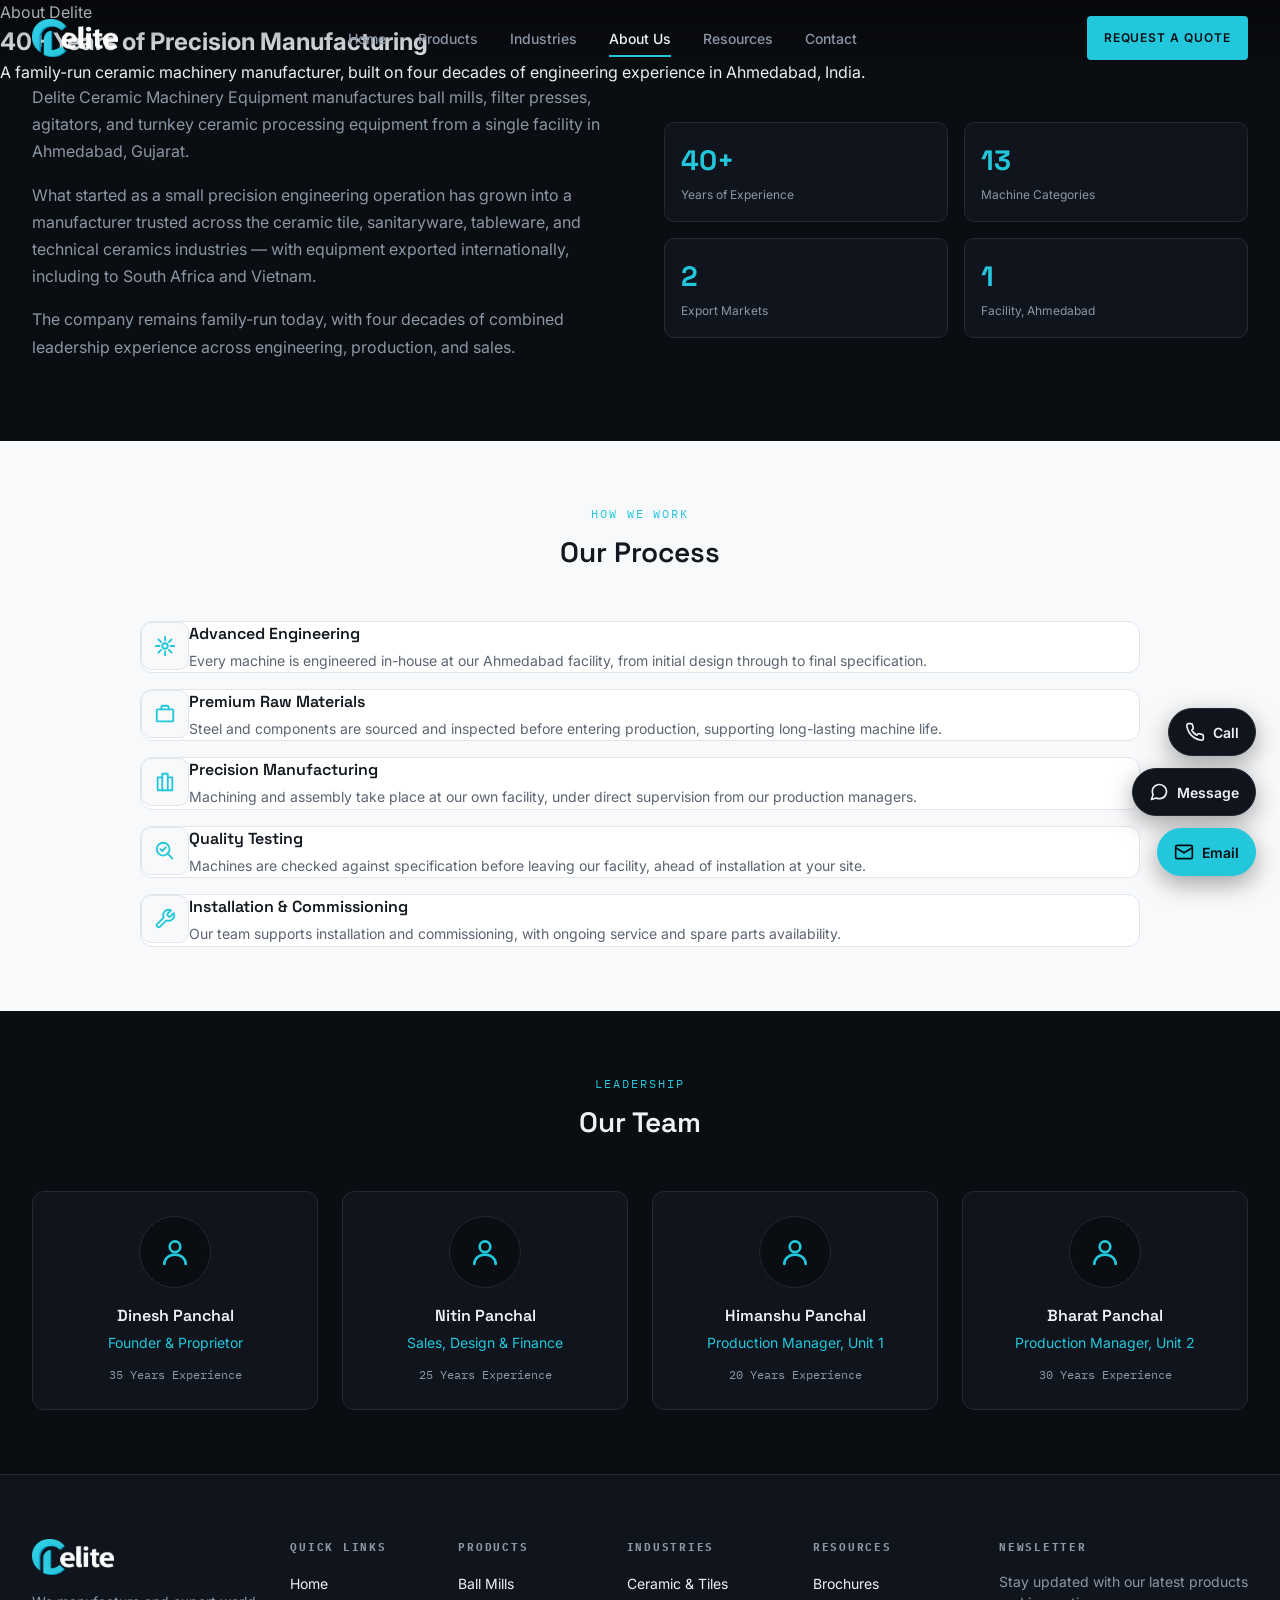
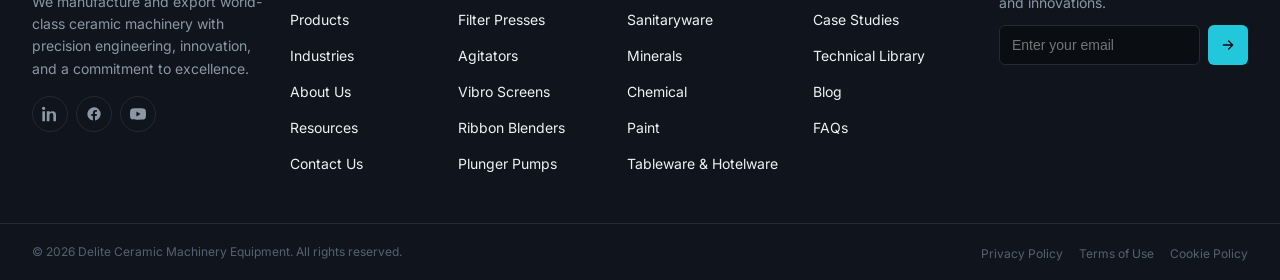
<file: about.html>
<!DOCTYPE html>
<html lang="en">
<head>
  <meta charset="UTF-8" />
  <meta name="viewport" content="width=device-width, initial-scale=1.0" />

  <title>About Us | 40+ Years of Ceramic Machinery Manufacturing — Delite</title>
  <meta
    name="description"
    content="Delite Ceramic Machinery: 40+ years manufacturing ball mills, filter presses &amp; agitators in Ahmedabad, India. Meet our team and process."
  />
  <link rel="canonical" href="https://www.deliteceramicmachinery.com/about.html" />
  <link rel="icon" href="images/favicon.ico" sizes="any" />
  <link rel="icon" type="image/png" sizes="32x32" href="images/favicon-32x32.png" />
  <link rel="icon" type="image/png" sizes="16x16" href="images/favicon-16x16.png" />
  <link rel="apple-touch-icon" sizes="180x180" href="images/apple-touch-icon.png" />

  <meta property="og:type" content="website" />
  <meta property="og:site_name" content="Delite Ceramic Machinery" />
  <meta property="og:title" content="About Us | Delite Ceramic Machinery" />
  <meta property="og:description" content="40+ years manufacturing ceramic processing equipment in Ahmedabad, India. Meet our team and process." />
  <meta property="og:image" content="https://www.deliteceramicmachinery.com/images/hero-ballmill.png" />
  <meta property="og:url" content="https://www.deliteceramicmachinery.com/about.html" />
  <meta property="og:locale" content="en_IN" />

  <meta name="twitter:card" content="summary_large_image" />
  <meta name="twitter:title" content="About Us | Delite Ceramic Machinery" />
  <meta name="twitter:description" content="40+ years manufacturing ceramic processing equipment in Ahmedabad, India." />
  <meta name="twitter:image" content="https://www.deliteceramicmachinery.com/images/hero-ballmill.png" />

  <!-- GEO: BreadcrumbList + real team data as Person entities (only
       verified real names/roles from the live site's About page —
       no invented bios). -->
  <script type="application/ld+json">
  {
    "@context": "https://schema.org",
    "@type": "BreadcrumbList",
    "itemListElement": [
      { "@type": "ListItem", "position": 1, "name": "Home", "item": "https://www.deliteceramicmachinery.com/" },
      { "@type": "ListItem", "position": 2, "name": "About Us", "item": "https://www.deliteceramicmachinery.com/about.html" }
    ]
  }
  </script>
  <script type="application/ld+json">
  {
    "@context": "https://schema.org",
    "@type": "Organization",
    "name": "Delite Ceramic Machinery Equipment",
    "url": "https://www.deliteceramicmachinery.com/",
    "foundingLocation": "Ahmedabad, Gujarat, India",
    "employee": [
      { "@type": "Person", "name": "Dinesh Panchal", "jobTitle": "Founder & Proprietor" },
      { "@type": "Person", "name": "Nitin Panchal", "jobTitle": "Sales, Design & Finance" },
      { "@type": "Person", "name": "Himanshu Panchal", "jobTitle": "Production Manager, Unit 1" },
      { "@type": "Person", "name": "Bharat Panchal", "jobTitle": "Production Manager, Unit 2" }
    ]
  }
  </script>

  <link rel="preconnect" href="https://fonts.googleapis.com" />
  <link rel="preconnect" href="https://fonts.gstatic.com" crossorigin />
  <link
    href="https://fonts.googleapis.com/css2?family=Space+Grotesk:wght@500;600;700&family=Inter:wght@400;500;600&family=IBM+Plex+Mono:wght@400;500&display=swap"
    rel="stylesheet"
  />

  <link rel="stylesheet" href="css/tokens.css" />
  <link rel="stylesheet" href="css/loading.css" />
  <link rel="stylesheet" href="css/navigation.css" />
  <link rel="stylesheet" href="css/about.css" />
  <link rel="stylesheet" href="css/footer.css" />
  <link rel="stylesheet" href="css/float-cta.css" />

  <noscript>
    <style>
      .loader { display: none !important; }
    </style>
  </noscript>
</head>
<body class="is-loading">
  <a class="skip-link" href="#main-content">Skip to main content</a>

  <div class="loader" data-loader aria-hidden="false">
    <div class="loader__gauge" aria-hidden="true">
      <svg viewBox="0 0 200 200">
        <g class="loader__ticks"></g>
        <circle class="loader__ring-track" cx="100" cy="100" r="90" />
        <circle class="loader__ring-fill" cx="100" cy="100" r="90" />
      </svg>
      <div class="loader__center">
        <span class="loader__percent">0</span>
        <img class="loader__logo" src="images/logo.webp" alt="" width="80" height="35" />
      </div>
    </div>
    <p class="loader__status" aria-hidden="true">
      Calibrating <span>experience</span>
    </p>
    <p class="sr-only" role="status" aria-live="polite" data-loader-status>
      Loading Delite, please wait.
    </p>
  </div>

  <header class="header" data-header>
    <a class="header__logo" href="index.html">
      <img src="images/logo.webp" alt="Delite Ceramic Machinery — Home" width="86" height="38" />
    </a>

    <nav class="nav" aria-label="Primary">
      <ul class="nav__list">
        <li><a class="nav__link" href="index.html">Home</a></li>
        <li><a class="nav__link" href="products.html">Products</a></li>
        <li><a class="nav__link" href="industries.html">Industries</a></li>
        <li><a class="nav__link" href="about.html" aria-current="page">About Us</a></li>
        <li><a class="nav__link" href="resources.html">Resources</a></li>
        <li><a class="nav__link" href="contact.html">Contact</a></li>
      </ul>
    </nav>

    <div class="header__actions">
      <a class="btn btn--primary header__cta" href="contact.html">Request a Quote</a>
      <button
        class="nav-toggle"
        type="button"
        data-nav-toggle
        aria-expanded="false"
        aria-controls="mobile-nav"
        aria-label="Open menu"
      >
        <span class="nav-toggle__icon"><span></span><span></span><span></span></span>
      </button>
    </div>
  </header>

  <div class="nav-scrim" data-nav-scrim></div>

  <nav class="mobile-nav" id="mobile-nav" data-mobile-nav aria-label="Mobile">
    <ul class="mobile-nav__list">
      <li><a class="mobile-nav__link" href="index.html">Home</a></li>
      <li><a class="mobile-nav__link" href="products.html">Products</a></li>
      <li><a class="mobile-nav__link" href="industries.html">Industries</a></li>
      <li><a class="mobile-nav__link" href="about.html" aria-current="page">About Us</a></li>
      <li><a class="mobile-nav__link" href="resources.html">Resources</a></li>
      <li><a class="mobile-nav__link" href="contact.html">Contact</a></li>
    </ul>
    <a class="btn btn--primary mobile-nav__cta" href="contact.html">Request a Quote</a>
  </nav>

  <main id="main-content">
    <!-- ==========================================================
         PAGE INTRO + STORY
         All facts real/verified: 40+ years (conservative claim,
         corroborated by a third-party listing stating "est. 1980" —
         46 years — not used directly, see DEL-88), Ahmedabad HQ,
         real export markets.
         ========================================================== -->
    <section class="page-intro" aria-labelledby="page-intro-heading">
      <span class="page-intro__kicker">About Delite</span>
      <h1 id="page-intro-heading" class="page-intro__title">40+ Years of Precision Manufacturing</h1>
      <p class="page-intro__lead">
        A family-run ceramic machinery manufacturer, built on four
        decades of engineering experience in Ahmedabad, India.
      </p>
    </section>

    <section class="about-story" aria-label="Our story">
      <div class="about-story__inner">
        <div class="about-story__body">
          <p class="about-story__lead">
            Delite Ceramic Machinery Equipment manufactures ball mills,
            filter presses, agitators, and turnkey ceramic processing
            equipment from a single facility in Ahmedabad, Gujarat.
          </p>
          <p>
            What started as a small precision engineering operation has
            grown into a manufacturer trusted across the ceramic tile,
            sanitaryware, tableware, and technical ceramics industries —
            with equipment exported internationally, including to South
            Africa and Vietnam.
          </p>
          <p>
            The company remains family-run today, with four decades of
            combined leadership experience across engineering,
            production, and sales.
          </p>
        </div>
        <div class="about-story__facts">
          <div class="about-fact">
            <span class="about-fact__value">40+</span>
            <span class="about-fact__label">Years of Experience</span>
          </div>
          <div class="about-fact">
            <span class="about-fact__value">13</span>
            <span class="about-fact__label">Machine Categories</span>
          </div>
          <div class="about-fact">
            <span class="about-fact__value">2</span>
            <span class="about-fact__label">Export Markets</span>
          </div>
          <div class="about-fact">
            <span class="about-fact__value">1</span>
            <span class="about-fact__label">Facility, Ahmedabad</span>
          </div>
        </div>
      </div>
    </section>

    <!-- ==========================================================
         OUR PROCESS
         Anchored sections (#engineering #materials #manufacturing
         #testing #installation) — these IDs match the links already
         placed on the homepage's Manufacturing Excellence strip,
         which were dead links until this page existed.
         ========================================================== -->
    <section class="process-section section--light" aria-labelledby="process-heading">
      <div class="process-section__header">
        <span class="process-section__kicker">How We Work</span>
        <h2 id="process-heading" class="process-section__title">Our Process</h2>
      </div>

      <div class="process-list">
        <div class="process-item" id="engineering">
          <span class="process-item__icon" aria-hidden="true">
            <svg viewBox="0 0 24 24" fill="none" stroke="currentColor" stroke-width="2" stroke-linecap="round" stroke-linejoin="round"><circle cx="12" cy="12" r="3"/><path d="M12 2v4M12 18v4M4.9 4.9l2.83 2.83M16.24 16.24l2.83 2.83M2 12h4M18 12h4M4.9 19.07l2.83-2.83M16.24 7.76l2.83-2.83"/></svg>
          </span>
          <div>
            <h3 class="process-item__title">Advanced Engineering</h3>
            <p class="process-item__copy">Every machine is engineered in-house at our Ahmedabad facility, from initial design through to final specification.</p>
          </div>
        </div>

        <div class="process-item" id="materials">
          <span class="process-item__icon" aria-hidden="true">
            <svg viewBox="0 0 24 24" fill="none" stroke="currentColor" stroke-width="2" stroke-linecap="round" stroke-linejoin="round"><rect x="3" y="7" width="18" height="13" rx="1"/><path d="M8 7V5a2 2 0 0 1 2-2h4a2 2 0 0 1 2 2v2"/></svg>
          </span>
          <div>
            <h3 class="process-item__title">Premium Raw Materials</h3>
            <p class="process-item__copy">Steel and components are sourced and inspected before entering production, supporting long-lasting machine life.</p>
          </div>
        </div>

        <div class="process-item" id="manufacturing">
          <span class="process-item__icon" aria-hidden="true">
            <svg viewBox="0 0 24 24" fill="none" stroke="currentColor" stroke-width="2" stroke-linecap="round" stroke-linejoin="round"><path d="M9 3 15 3 15 7 20 7 20 21 4 21 4 7 9 7z"/><path d="M9 7v14M15 7v14"/></svg>
          </span>
          <div>
            <h3 class="process-item__title">Precision Manufacturing</h3>
            <p class="process-item__copy">Machining and assembly take place at our own facility, under direct supervision from our production managers.</p>
          </div>
        </div>

        <div class="process-item" id="testing">
          <span class="process-item__icon" aria-hidden="true">
            <svg viewBox="0 0 24 24" fill="none" stroke="currentColor" stroke-width="2" stroke-linecap="round" stroke-linejoin="round"><circle cx="10" cy="10" r="7"/><path d="M20 20l-5.5-5.5"/><path d="M7 10l2 2 4-4"/></svg>
          </span>
          <div>
            <h3 class="process-item__title">Quality Testing</h3>
            <p class="process-item__copy">
              <!-- NOTE: no specific certification/test-protocol claim
                   asserted here (e.g. "ISO certified", "100% tested")
                   — none confirmed in any source. Generic, defensible
                   statement only, same approach as the homepage's
                   capability card (DEL-24). -->
              Machines are checked against specification before leaving our facility, ahead of installation at your site.
            </p>
          </div>
        </div>

        <div class="process-item" id="installation">
          <span class="process-item__icon" aria-hidden="true">
            <svg viewBox="0 0 24 24" fill="none" stroke="currentColor" stroke-width="2" stroke-linecap="round" stroke-linejoin="round"><path d="M14.7 6.3a1 1 0 0 0 0 1.4l1.6 1.6a1 1 0 0 0 1.4 0l3.77-3.77a6 6 0 0 1-7.94 7.94l-6.91 6.91a2.12 2.12 0 0 1-3-3l6.91-6.91a6 6 0 0 1 7.94-7.94l-3.76 3.76z"/></svg>
          </span>
          <div>
            <h3 class="process-item__title">Installation &amp; Commissioning</h3>
            <p class="process-item__copy">Our team supports installation and commissioning, with ongoing service and spare parts availability.</p>
          </div>
        </div>
      </div>
    </section>

    <!-- ==========================================================
         TEAM
         Real names/roles/years from the live site's About page — no
         photos available, honest icon avatars used instead (same
         "don't fabricate a photo" principle as the facility image).
         ========================================================== -->
    <section class="team-section" aria-labelledby="team-heading">
      <div class="process-section__header">
        <span class="process-section__kicker">Leadership</span>
        <h2 id="team-heading" class="process-section__title">Our Team</h2>
      </div>

      <div class="team-grid">
        <div class="team-card">
          <span class="team-card__avatar" aria-hidden="true">
            <svg viewBox="0 0 24 24" fill="none" stroke="currentColor" stroke-width="2" stroke-linecap="round" stroke-linejoin="round"><circle cx="12" cy="8" r="4"/><path d="M4 21c0-4 3.5-7 8-7s8 3 8 7"/></svg>
          </span>
          <h3 class="team-card__name">Dinesh Panchal</h3>
          <p class="team-card__role">Founder &amp; Proprietor</p>
          <span class="team-card__years">35 Years Experience</span>
        </div>
        <div class="team-card">
          <span class="team-card__avatar" aria-hidden="true">
            <svg viewBox="0 0 24 24" fill="none" stroke="currentColor" stroke-width="2" stroke-linecap="round" stroke-linejoin="round"><circle cx="12" cy="8" r="4"/><path d="M4 21c0-4 3.5-7 8-7s8 3 8 7"/></svg>
          </span>
          <h3 class="team-card__name">Nitin Panchal</h3>
          <p class="team-card__role">Sales, Design &amp; Finance</p>
          <span class="team-card__years">25 Years Experience</span>
        </div>
        <div class="team-card">
          <span class="team-card__avatar" aria-hidden="true">
            <svg viewBox="0 0 24 24" fill="none" stroke="currentColor" stroke-width="2" stroke-linecap="round" stroke-linejoin="round"><circle cx="12" cy="8" r="4"/><path d="M4 21c0-4 3.5-7 8-7s8 3 8 7"/></svg>
          </span>
          <h3 class="team-card__name">Himanshu Panchal</h3>
          <p class="team-card__role">Production Manager, Unit 1</p>
          <span class="team-card__years">20 Years Experience</span>
        </div>
        <div class="team-card">
          <span class="team-card__avatar" aria-hidden="true">
            <svg viewBox="0 0 24 24" fill="none" stroke="currentColor" stroke-width="2" stroke-linecap="round" stroke-linejoin="round"><circle cx="12" cy="8" r="4"/><path d="M4 21c0-4 3.5-7 8-7s8 3 8 7"/></svg>
          </span>
          <h3 class="team-card__name">Bharat Panchal</h3>
          <p class="team-card__role">Production Manager, Unit 2</p>
          <span class="team-card__years">30 Years Experience</span>
        </div>
      </div>
    </section>
  </main>

  <footer class="footer">
    <div class="footer__top">
      <div class="footer__brand">
        <a class="footer__logo" href="index.html" aria-label="Delite Ceramic Machinery — Home">
          <img src="images/logo.webp" alt="Delite Ceramic Machinery" width="82" height="36" />
        </a>
        <p class="footer__tagline">
          We manufacture and export world-class ceramic machinery with
          precision engineering, innovation, and a commitment to
          excellence.
        </p>
        <div class="footer__socials">
          <a class="footer__social" href="#" aria-label="Delite on LinkedIn (link pending)">
            <svg viewBox="0 0 24 24" fill="currentColor"><path d="M4.98 3.5C4.98 4.88 3.87 6 2.5 6S0 4.88 0 3.5 1.12 1 2.5 1s2.48 1.12 2.48 2.5zM.5 8h4V23h-4V8zm7.5 0h3.8v2.05h.05c.53-1 1.83-2.05 3.77-2.05C19.7 8 21 10.15 21 14.05V23h-4v-8.2c0-1.95-.03-4.45-2.7-4.45-2.7 0-3.1 2.1-3.1 4.3V23h-4V8z"/></svg>
          </a>
          <a class="footer__social" href="#" aria-label="Delite on Facebook (link pending)">
            <svg viewBox="0 0 24 24" fill="currentColor"><path d="M22 12a10 10 0 1 0-11.6 9.9v-7H7.9V12h2.5V9.8c0-2.5 1.5-3.9 3.8-3.9 1.1 0 2.2.2 2.2.2v2.4h-1.3c-1.2 0-1.6.8-1.6 1.6V12h2.8l-.4 2.9h-2.4v7A10 10 0 0 0 22 12z"/></svg>
          </a>
          <a class="footer__social" href="#" aria-label="Delite on YouTube (link pending)">
            <svg viewBox="0 0 24 24" fill="currentColor"><path d="M23.5 6.2a3 3 0 0 0-2.1-2.1C19.5 3.5 12 3.5 12 3.5s-7.5 0-9.4.6A3 3 0 0 0 .5 6.2 31 31 0 0 0 0 12a31 31 0 0 0 .5 5.8 3 3 0 0 0 2.1 2.1c1.9.6 9.4.6 9.4.6s7.5 0 9.4-.6a3 3 0 0 0 2.1-2.1A31 31 0 0 0 24 12a31 31 0 0 0-.5-5.8zM9.6 15.6V8.4L15.8 12z"/></svg>
          </a>
        </div>
      </div>

      <nav aria-label="Footer quick links">
        <h2 class="footer__heading">Quick Links</h2>
        <ul class="footer__list">
          <li><a class="footer__link" href="index.html">Home</a></li>
          <li><a class="footer__link" href="products.html">Products</a></li>
          <li><a class="footer__link" href="industries.html">Industries</a></li>
          <li><a class="footer__link" href="about.html">About Us</a></li>
          <li><a class="footer__link" href="resources.html">Resources</a></li>
          <li><a class="footer__link" href="contact.html">Contact Us</a></li>
        </ul>
      </nav>

      <nav aria-label="Footer products">
        <h2 class="footer__heading">Products</h2>
        <ul class="footer__list">
          <li><a class="footer__link" href="products.html#ball-mill">Ball Mills</a></li>
          <li><a class="footer__link" href="products.html#filter-press">Filter Presses</a></li>
          <li><a class="footer__link" href="products.html#agitator">Agitators</a></li>
          <li><a class="footer__link" href="products.html#vibro-screen">Vibro Screens</a></li>
          <li><a class="footer__link" href="products.html#ribbon-blender">Ribbon Blenders</a></li>
          <li><a class="footer__link" href="products.html#plunger-pumps">Plunger Pumps</a></li>
        </ul>
      </nav>

      <nav aria-label="Footer industries">
        <h2 class="footer__heading">Industries</h2>
        <ul class="footer__list">
          <li><a class="footer__link" href="industries.html#ceramic">Ceramic &amp; Tiles</a></li>
          <li><a class="footer__link" href="industries.html#sanitaryware">Sanitaryware</a></li>
          <li><a class="footer__link" href="industries.html#minerals">Minerals</a></li>
          <li><a class="footer__link" href="industries.html#chemical">Chemical</a></li>
          <li><a class="footer__link" href="industries.html#paint">Paint</a></li>
          <li><a class="footer__link" href="industries.html#tableware">Tableware &amp; Hotelware</a></li>
        </ul>
      </nav>

      <nav aria-label="Footer resources">
        <h2 class="footer__heading">Resources</h2>
        <ul class="footer__list">
          <li><a class="footer__link" href="resources.html#brochures">Brochures</a></li>
          <li><a class="footer__link" href="resources.html#case-studies">Case Studies</a></li>
          <li><a class="footer__link" href="resources.html#technical-library">Technical Library</a></li>
          <li><a class="footer__link" href="blog.html">Blog</a></li>
          <li><a class="footer__link" href="resources.html#faqs">FAQs</a></li>
        </ul>
      </nav>

      <div>
        <h2 class="footer__heading">Newsletter</h2>
        <p class="footer__newsletter-copy">Stay updated with our latest products and innovations.</p>
        <!--
          No real newsletter/email service connected yet (Mailchimp,
          etc.) — see footer.js. Rather than fake a silent success,
          it tells the visitor honestly that signup isn't wired up.
        -->
        <form class="footer__newsletter" data-newsletter-form novalidate>
          <label class="sr-only" for="newsletter-email">Email address</label>
          <input type="email" id="newsletter-email" name="email" placeholder="Enter your email" required autocomplete="email" />
          <button type="submit" aria-label="Subscribe to newsletter">
            <svg viewBox="0 0 24 24" fill="none" stroke="currentColor" stroke-width="2" stroke-linecap="round" stroke-linejoin="round"><path d="M5 12h14M13 6l6 6-6 6"/></svg>
          </button>
        </form>
        <p class="footer__form-status" data-newsletter-status role="status" aria-live="polite"></p>
      </div>
    </div>

    <div class="footer__bottom">
      <div class="footer__bottom-inner">
        <p class="footer__copyright">
          © <span data-footer-year>2026</span> Delite Ceramic Machinery Equipment. All rights reserved.
        </p>
        <ul class="footer__legal">
          <li><a href="privacy.html">Privacy Policy</a></li>
          <li><a href="terms.html">Terms of Use</a></li>
          <li><a href="cookies.html">Cookie Policy</a></li>
        </ul>
      </div>
    </div>
  </footer>

  <!-- ==========================================================
       FLOATING CONTACT CTA — sitewide, present on every page.
       All 3 real, verified contact channels, one click away (no
       expand step) per directive. "Message" = WhatsApp click-to-
       chat, the practical default channel for B2B inquiries in
       this market — flag if you'd rather this be SMS or live chat.
       ========================================================== -->
  <div class="float-cta" aria-label="Quick contact">
    <a class="float-cta__action" href="tel:+919825529909" aria-label="Call Delite Ceramic Machinery">
      <span class="float-cta__icon" aria-hidden="true">
        <svg viewBox="0 0 24 24" fill="none" stroke="currentColor" stroke-width="2" stroke-linecap="round" stroke-linejoin="round"><path d="M22 16.92v3a2 2 0 0 1-2.18 2 19.79 19.79 0 0 1-8.63-3.07 19.5 19.5 0 0 1-6-6 19.79 19.79 0 0 1-3.07-8.67A2 2 0 0 1 4.11 2h3a2 2 0 0 1 2 1.72c.127.96.361 1.903.7 2.81a2 2 0 0 1-.45 2.11L8.09 9.91a16 16 0 0 0 6 6l1.27-1.27a2 2 0 0 1 2.11-.45c.907.339 1.85.573 2.81.7A2 2 0 0 1 22 16.92z" /></svg>
      </span>
      <span class="float-cta__label">Call</span>
    </a>
    <a class="float-cta__action" href="https://wa.me/919825529909" target="_blank" rel="noopener" aria-label="Message Delite Ceramic Machinery on WhatsApp (opens in a new tab)">
      <span class="float-cta__icon" aria-hidden="true">
        <svg viewBox="0 0 24 24" fill="none" stroke="currentColor" stroke-width="2" stroke-linecap="round" stroke-linejoin="round"><path d="M21 11.5a8.38 8.38 0 0 1-.9 3.8 8.5 8.5 0 0 1-7.6 4.7 8.38 8.38 0 0 1-3.8-.9L3 21l1.9-5.7a8.38 8.38 0 0 1-.9-3.8 8.5 8.5 0 0 1 4.7-7.6 8.38 8.38 0 0 1 3.8-.9h.5a8.48 8.48 0 0 1 8 8v.5z" /></svg>
      </span>
      <span class="float-cta__label">Message</span>
    </a>
    <a class="float-cta__action float-cta__action--primary" href="mailto:info@deliteceramicmachinery.com" aria-label="Email Delite Ceramic Machinery">
      <span class="float-cta__icon" aria-hidden="true">
        <svg viewBox="0 0 24 24" fill="none" stroke="currentColor" stroke-width="2" stroke-linecap="round" stroke-linejoin="round"><rect x="2" y="4" width="20" height="16" rx="2" /><path d="m22 7-10 6L2 7" /></svg>
      </span>
      <span class="float-cta__label">Email</span>
    </a>
  </div>

  <script src="js/loading.js"></script>
  <script src="js/navigation.js"></script>
  <script src="js/footer.js"></script>
  <script src="js/img-reveal.js"></script>
</body>
</html>
</file>
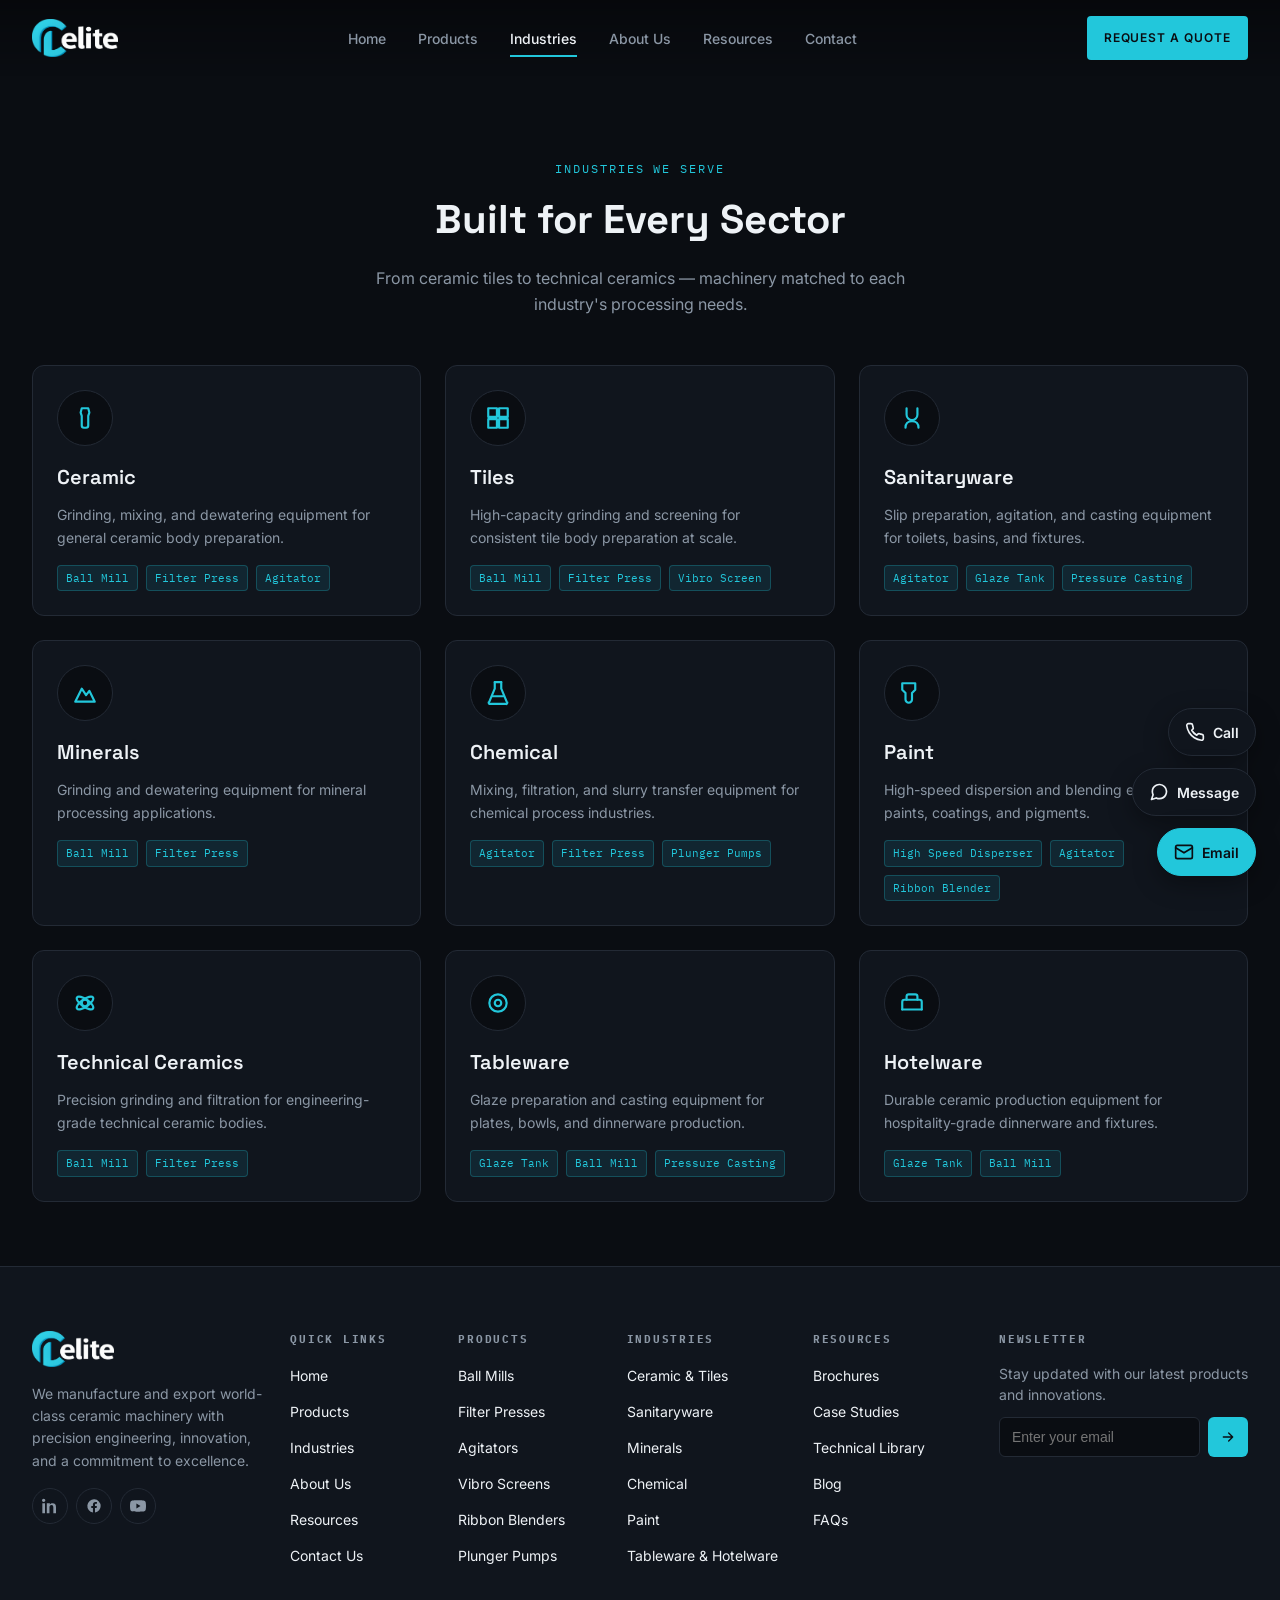
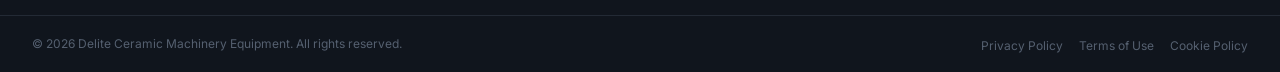
<file: industries.html>
<!DOCTYPE html>
<html lang="en">
<head>
  <meta charset="UTF-8" />
  <meta name="viewport" content="width=device-width, initial-scale=1.0" />

  <title>Industries We Serve | Ceramic, Sanitaryware, Chemical &amp; More — Delite</title>
  <meta
    name="description"
    content="Delite serves ceramic tiles, sanitaryware, tableware, technical ceramics, chemical, paint &amp; mineral processing industries with precision machinery."
  />
  <link rel="canonical" href="https://www.deliteceramicmachinery.com/industries.html" />
  <link rel="icon" href="images/favicon.ico" sizes="any" />
  <link rel="icon" type="image/png" sizes="32x32" href="images/favicon-32x32.png" />
  <link rel="icon" type="image/png" sizes="16x16" href="images/favicon-16x16.png" />
  <link rel="apple-touch-icon" sizes="180x180" href="images/apple-touch-icon.png" />

  <meta property="og:type" content="website" />
  <meta property="og:site_name" content="Delite Ceramic Machinery" />
  <meta property="og:title" content="Industries We Serve | Delite Ceramic Machinery" />
  <meta property="og:description" content="Ceramic tiles, sanitaryware, tableware, technical ceramics, chemical, paint and mineral processing — machinery built for each." />
  <meta property="og:image" content="https://www.deliteceramicmachinery.com/images/hero-ballmill.png" />
  <meta property="og:url" content="https://www.deliteceramicmachinery.com/industries.html" />
  <meta property="og:locale" content="en_IN" />

  <meta name="twitter:card" content="summary_large_image" />
  <meta name="twitter:title" content="Industries We Serve | Delite Ceramic Machinery" />
  <meta name="twitter:description" content="Ceramic tiles, sanitaryware, tableware, technical ceramics, chemical, paint and mineral processing." />
  <meta name="twitter:image" content="https://www.deliteceramicmachinery.com/images/hero-ballmill.png" />

  <script type="application/ld+json">
  {
    "@context": "https://schema.org",
    "@type": "BreadcrumbList",
    "itemListElement": [
      { "@type": "ListItem", "position": 1, "name": "Home", "item": "https://www.deliteceramicmachinery.com/" },
      { "@type": "ListItem", "position": 2, "name": "Industries", "item": "https://www.deliteceramicmachinery.com/industries.html" }
    ]
  }
  </script>

  <link rel="preconnect" href="https://fonts.googleapis.com" />
  <link rel="preconnect" href="https://fonts.gstatic.com" crossorigin />
  <link
    href="https://fonts.googleapis.com/css2?family=Space+Grotesk:wght@500;600;700&family=Inter:wght@400;500;600&family=IBM+Plex+Mono:wght@400;500&display=swap"
    rel="stylesheet"
  />

  <link rel="stylesheet" href="css/tokens.css" />
  <link rel="stylesheet" href="css/loading.css" />
  <link rel="stylesheet" href="css/navigation.css" />
  <link rel="stylesheet" href="css/products.css" />
  <link rel="stylesheet" href="css/industries.css" />
  <link rel="stylesheet" href="css/footer.css" />
  <link rel="stylesheet" href="css/float-cta.css" />

  <noscript>
    <style>
      .loader { display: none !important; }
    </style>
  </noscript>
</head>
<body class="is-loading">
  <a class="skip-link" href="#main-content">Skip to main content</a>

  <div class="loader" data-loader aria-hidden="false">
    <div class="loader__gauge" aria-hidden="true">
      <svg viewBox="0 0 200 200">
        <g class="loader__ticks"></g>
        <circle class="loader__ring-track" cx="100" cy="100" r="90" />
        <circle class="loader__ring-fill" cx="100" cy="100" r="90" />
      </svg>
      <div class="loader__center">
        <span class="loader__percent">0</span>
        <img class="loader__logo" src="images/logo.webp" alt="" width="80" height="35" />
      </div>
    </div>
    <p class="loader__status" aria-hidden="true">
      Calibrating <span>experience</span>
    </p>
    <p class="sr-only" role="status" aria-live="polite" data-loader-status>
      Loading Delite, please wait.
    </p>
  </div>

  <header class="header" data-header>
    <a class="header__logo" href="index.html">
      <img src="images/logo.webp" alt="Delite Ceramic Machinery — Home" width="86" height="38" />
    </a>

    <nav class="nav" aria-label="Primary">
      <ul class="nav__list">
        <li><a class="nav__link" href="index.html">Home</a></li>
        <li><a class="nav__link" href="products.html">Products</a></li>
        <li><a class="nav__link" href="industries.html" aria-current="page">Industries</a></li>
        <li><a class="nav__link" href="about.html">About Us</a></li>
        <li><a class="nav__link" href="resources.html">Resources</a></li>
        <li><a class="nav__link" href="contact.html">Contact</a></li>
      </ul>
    </nav>

    <div class="header__actions">
      <a class="btn btn--primary header__cta" href="contact.html">Request a Quote</a>
      <button
        class="nav-toggle"
        type="button"
        data-nav-toggle
        aria-expanded="false"
        aria-controls="mobile-nav"
        aria-label="Open menu"
      >
        <span class="nav-toggle__icon"><span></span><span></span><span></span></span>
      </button>
    </div>
  </header>

  <div class="nav-scrim" data-nav-scrim></div>

  <nav class="mobile-nav" id="mobile-nav" data-mobile-nav aria-label="Mobile">
    <ul class="mobile-nav__list">
      <li><a class="mobile-nav__link" href="index.html">Home</a></li>
      <li><a class="mobile-nav__link" href="products.html">Products</a></li>
      <li><a class="mobile-nav__link" href="industries.html" aria-current="page">Industries</a></li>
      <li><a class="mobile-nav__link" href="about.html">About Us</a></li>
      <li><a class="mobile-nav__link" href="resources.html">Resources</a></li>
      <li><a class="mobile-nav__link" href="contact.html">Contact</a></li>
    </ul>
    <a class="btn btn--primary mobile-nav__cta" href="contact.html">Request a Quote</a>
  </nav>

  <main id="main-content">
    <section class="page-intro" aria-labelledby="page-intro-heading">
      <span class="page-intro__kicker">Industries We Serve</span>
      <h1 id="page-intro-heading" class="page-intro__title">Built for Every Sector</h1>
      <p class="page-intro__lead">
        From ceramic tiles to technical ceramics — machinery matched to
        each industry's processing needs.
      </p>
    </section>

    <section class="industries-list" aria-label="All industries">
      <div class="industries-list__grid">
        <article class="industry-detail" id="ceramic">
          <span class="industry-detail__icon" aria-hidden="true">
            <svg viewBox="0 0 24 24" fill="none" stroke="currentColor" stroke-width="2" stroke-linecap="round" stroke-linejoin="round"><path d="M9 3h6l1 4-1 3v9a2 2 0 0 1-2 2h-2a2 2 0 0 1-2-2v-9L8 7z"/></svg>
          </span>
          <h2 class="industry-detail__title">Ceramic</h2>
          <p class="industry-detail__copy">Grinding, mixing, and dewatering equipment for general ceramic body preparation.</p>
          <div class="industry-detail__machines">
            <a class="industry-detail__machine-tag" href="products.html#ball-mill">Ball Mill</a>
            <a class="industry-detail__machine-tag" href="products.html#filter-press">Filter Press</a>
            <a class="industry-detail__machine-tag" href="products.html#agitator">Agitator</a>
          </div>
        </article>

        <article class="industry-detail" id="tiles">
          <span class="industry-detail__icon" aria-hidden="true">
            <svg viewBox="0 0 24 24" fill="none" stroke="currentColor" stroke-width="2" stroke-linecap="round" stroke-linejoin="round"><rect x="3" y="3" width="8" height="8"/><rect x="13" y="3" width="8" height="8"/><rect x="3" y="13" width="8" height="8"/><rect x="13" y="13" width="8" height="8"/></svg>
          </span>
          <h2 class="industry-detail__title">Tiles</h2>
          <p class="industry-detail__copy">High-capacity grinding and screening for consistent tile body preparation at scale.</p>
          <div class="industry-detail__machines">
            <a class="industry-detail__machine-tag" href="products.html#ball-mill">Ball Mill</a>
            <a class="industry-detail__machine-tag" href="products.html#filter-press">Filter Press</a>
            <a class="industry-detail__machine-tag" href="products.html#vibro-screen">Vibro Screen</a>
          </div>
        </article>

        <article class="industry-detail" id="sanitaryware">
          <span class="industry-detail__icon" aria-hidden="true">
            <svg viewBox="0 0 24 24" fill="none" stroke="currentColor" stroke-width="2" stroke-linecap="round" stroke-linejoin="round"><path d="M7 3v6a5 5 0 0 0 10 0V3"/><path d="M6 21c0-4 2.5-6 6-6s6 2 6 6"/></svg>
          </span>
          <h2 class="industry-detail__title">Sanitaryware</h2>
          <p class="industry-detail__copy">Slip preparation, agitation, and casting equipment for toilets, basins, and fixtures.</p>
          <div class="industry-detail__machines">
            <a class="industry-detail__machine-tag" href="products.html#agitator">Agitator</a>
            <a class="industry-detail__machine-tag" href="products.html#glaze-tank">Glaze Tank</a>
            <a class="industry-detail__machine-tag" href="products.html#pressure-casting">Pressure Casting</a>
          </div>
        </article>

        <article class="industry-detail" id="minerals">
          <span class="industry-detail__icon" aria-hidden="true">
            <svg viewBox="0 0 24 24" fill="none" stroke="currentColor" stroke-width="2" stroke-linecap="round" stroke-linejoin="round"><path d="M3 20 9 8l4 6 3-4 5 10z"/></svg>
          </span>
          <h2 class="industry-detail__title">Minerals</h2>
          <p class="industry-detail__copy">Grinding and dewatering equipment for mineral processing applications.</p>
          <div class="industry-detail__machines">
            <a class="industry-detail__machine-tag" href="products.html#ball-mill">Ball Mill</a>
            <a class="industry-detail__machine-tag" href="products.html#filter-press">Filter Press</a>
          </div>
        </article>

        <article class="industry-detail" id="chemical">
          <span class="industry-detail__icon" aria-hidden="true">
            <svg viewBox="0 0 24 24" fill="none" stroke="currentColor" stroke-width="2" stroke-linecap="round" stroke-linejoin="round"><path d="M9 2v6L4 20a1 1 0 0 0 1 2h14a1 1 0 0 0 1-2L15 8V2"/><path d="M9 2h6"/><path d="M7 15h10"/></svg>
          </span>
          <h2 class="industry-detail__title">Chemical</h2>
          <p class="industry-detail__copy">Mixing, filtration, and slurry transfer equipment for chemical process industries.</p>
          <div class="industry-detail__machines">
            <a class="industry-detail__machine-tag" href="products.html#agitator">Agitator</a>
            <a class="industry-detail__machine-tag" href="products.html#filter-press">Filter Press</a>
            <a class="industry-detail__machine-tag" href="products.html#plunger-pumps">Plunger Pumps</a>
          </div>
        </article>

        <article class="industry-detail" id="paint">
          <span class="industry-detail__icon" aria-hidden="true">
            <svg viewBox="0 0 24 24" fill="none" stroke="currentColor" stroke-width="2" stroke-linecap="round" stroke-linejoin="round"><path d="M3 3h12v6l-3 3v6a3 3 0 0 1-6 0v-6L3 9z"/></svg>
          </span>
          <h2 class="industry-detail__title">Paint</h2>
          <p class="industry-detail__copy">High-speed dispersion and blending equipment for paints, coatings, and pigments.</p>
          <div class="industry-detail__machines">
            <a class="industry-detail__machine-tag" href="products.html#high-speed-disperser">High Speed Disperser</a>
            <a class="industry-detail__machine-tag" href="products.html#agitator">Agitator</a>
            <a class="industry-detail__machine-tag" href="products.html#ribbon-blender">Ribbon Blender</a>
          </div>
        </article>

        <article class="industry-detail" id="technical-ceramics">
          <span class="industry-detail__icon" aria-hidden="true">
            <svg viewBox="0 0 24 24" fill="none" stroke="currentColor" stroke-width="2" stroke-linecap="round" stroke-linejoin="round"><circle cx="12" cy="12" r="3"/><ellipse cx="12" cy="12" rx="9" ry="3.5" transform="rotate(35 12 12)"/><ellipse cx="12" cy="12" rx="9" ry="3.5" transform="rotate(-35 12 12)"/></svg>
          </span>
          <h2 class="industry-detail__title">Technical Ceramics</h2>
          <p class="industry-detail__copy">Precision grinding and filtration for engineering-grade technical ceramic bodies.</p>
          <div class="industry-detail__machines">
            <a class="industry-detail__machine-tag" href="products.html#ball-mill">Ball Mill</a>
            <a class="industry-detail__machine-tag" href="products.html#filter-press">Filter Press</a>
          </div>
        </article>

        <article class="industry-detail" id="tableware">
          <span class="industry-detail__icon" aria-hidden="true">
            <svg viewBox="0 0 24 24" fill="none" stroke="currentColor" stroke-width="2" stroke-linecap="round" stroke-linejoin="round"><circle cx="12" cy="12" r="8"/><circle cx="12" cy="12" r="3"/></svg>
          </span>
          <h2 class="industry-detail__title">Tableware</h2>
          <p class="industry-detail__copy">Glaze preparation and casting equipment for plates, bowls, and dinnerware production.</p>
          <div class="industry-detail__machines">
            <a class="industry-detail__machine-tag" href="products.html#glaze-tank">Glaze Tank</a>
            <a class="industry-detail__machine-tag" href="products.html#ball-mill">Ball Mill</a>
            <a class="industry-detail__machine-tag" href="products.html#pressure-casting">Pressure Casting</a>
          </div>
        </article>

        <article class="industry-detail" id="hotelware">
          <span class="industry-detail__icon" aria-hidden="true">
            <svg viewBox="0 0 24 24" fill="none" stroke="currentColor" stroke-width="2" stroke-linecap="round" stroke-linejoin="round"><path d="M3 18v-7a2 2 0 0 1 2-2h14a2 2 0 0 1 2 2v7"/><path d="M3 18h18"/><path d="M7 9V6a2 2 0 0 1 2-2h6a2 2 0 0 1 2 2v3"/></svg>
          </span>
          <h2 class="industry-detail__title">Hotelware</h2>
          <p class="industry-detail__copy">Durable ceramic production equipment for hospitality-grade dinnerware and fixtures.</p>
          <div class="industry-detail__machines">
            <a class="industry-detail__machine-tag" href="products.html#glaze-tank">Glaze Tank</a>
            <a class="industry-detail__machine-tag" href="products.html#ball-mill">Ball Mill</a>
          </div>
        </article>

      </div>
    </section>
  </main>

  <footer class="footer">
    <div class="footer__top">
      <div class="footer__brand">
        <a class="footer__logo" href="index.html" aria-label="Delite Ceramic Machinery — Home">
          <img src="images/logo.webp" alt="Delite Ceramic Machinery" width="82" height="36" />
        </a>
        <p class="footer__tagline">
          We manufacture and export world-class ceramic machinery with
          precision engineering, innovation, and a commitment to
          excellence.
        </p>
        <div class="footer__socials">
          <a class="footer__social" href="#" aria-label="Delite on LinkedIn (link pending)">
            <svg viewBox="0 0 24 24" fill="currentColor"><path d="M4.98 3.5C4.98 4.88 3.87 6 2.5 6S0 4.88 0 3.5 1.12 1 2.5 1s2.48 1.12 2.48 2.5zM.5 8h4V23h-4V8zm7.5 0h3.8v2.05h.05c.53-1 1.83-2.05 3.77-2.05C19.7 8 21 10.15 21 14.05V23h-4v-8.2c0-1.95-.03-4.45-2.7-4.45-2.7 0-3.1 2.1-3.1 4.3V23h-4V8z"/></svg>
          </a>
          <a class="footer__social" href="#" aria-label="Delite on Facebook (link pending)">
            <svg viewBox="0 0 24 24" fill="currentColor"><path d="M22 12a10 10 0 1 0-11.6 9.9v-7H7.9V12h2.5V9.8c0-2.5 1.5-3.9 3.8-3.9 1.1 0 2.2.2 2.2.2v2.4h-1.3c-1.2 0-1.6.8-1.6 1.6V12h2.8l-.4 2.9h-2.4v7A10 10 0 0 0 22 12z"/></svg>
          </a>
          <a class="footer__social" href="#" aria-label="Delite on YouTube (link pending)">
            <svg viewBox="0 0 24 24" fill="currentColor"><path d="M23.5 6.2a3 3 0 0 0-2.1-2.1C19.5 3.5 12 3.5 12 3.5s-7.5 0-9.4.6A3 3 0 0 0 .5 6.2 31 31 0 0 0 0 12a31 31 0 0 0 .5 5.8 3 3 0 0 0 2.1 2.1c1.9.6 9.4.6 9.4.6s7.5 0 9.4-.6a3 3 0 0 0 2.1-2.1A31 31 0 0 0 24 12a31 31 0 0 0-.5-5.8zM9.6 15.6V8.4L15.8 12z"/></svg>
          </a>
        </div>
      </div>

      <nav aria-label="Footer quick links">
        <h2 class="footer__heading">Quick Links</h2>
        <ul class="footer__list">
          <li><a class="footer__link" href="index.html">Home</a></li>
          <li><a class="footer__link" href="products.html">Products</a></li>
          <li><a class="footer__link" href="industries.html">Industries</a></li>
          <li><a class="footer__link" href="about.html">About Us</a></li>
          <li><a class="footer__link" href="resources.html">Resources</a></li>
          <li><a class="footer__link" href="contact.html">Contact Us</a></li>
        </ul>
      </nav>

      <nav aria-label="Footer products">
        <h2 class="footer__heading">Products</h2>
        <ul class="footer__list">
          <li><a class="footer__link" href="products.html#ball-mill">Ball Mills</a></li>
          <li><a class="footer__link" href="products.html#filter-press">Filter Presses</a></li>
          <li><a class="footer__link" href="products.html#agitator">Agitators</a></li>
          <li><a class="footer__link" href="products.html#vibro-screen">Vibro Screens</a></li>
          <li><a class="footer__link" href="products.html#ribbon-blender">Ribbon Blenders</a></li>
          <li><a class="footer__link" href="products.html#plunger-pumps">Plunger Pumps</a></li>
        </ul>
      </nav>

      <nav aria-label="Footer industries">
        <h2 class="footer__heading">Industries</h2>
        <ul class="footer__list">
          <li><a class="footer__link" href="industries.html#ceramic">Ceramic &amp; Tiles</a></li>
          <li><a class="footer__link" href="industries.html#sanitaryware">Sanitaryware</a></li>
          <li><a class="footer__link" href="industries.html#minerals">Minerals</a></li>
          <li><a class="footer__link" href="industries.html#chemical">Chemical</a></li>
          <li><a class="footer__link" href="industries.html#paint">Paint</a></li>
          <li><a class="footer__link" href="industries.html#tableware">Tableware &amp; Hotelware</a></li>
        </ul>
      </nav>

      <nav aria-label="Footer resources">
        <h2 class="footer__heading">Resources</h2>
        <ul class="footer__list">
          <li><a class="footer__link" href="resources.html#brochures">Brochures</a></li>
          <li><a class="footer__link" href="resources.html#case-studies">Case Studies</a></li>
          <li><a class="footer__link" href="resources.html#technical-library">Technical Library</a></li>
          <li><a class="footer__link" href="blog.html">Blog</a></li>
          <li><a class="footer__link" href="resources.html#faqs">FAQs</a></li>
        </ul>
      </nav>

      <div>
        <h2 class="footer__heading">Newsletter</h2>
        <p class="footer__newsletter-copy">Stay updated with our latest products and innovations.</p>
        <!--
          No real newsletter/email service connected yet (Mailchimp,
          etc.) — see footer.js. Rather than fake a silent success,
          it tells the visitor honestly that signup isn't wired up.
        -->
        <form class="footer__newsletter" data-newsletter-form novalidate>
          <label class="sr-only" for="newsletter-email">Email address</label>
          <input type="email" id="newsletter-email" name="email" placeholder="Enter your email" required autocomplete="email" />
          <button type="submit" aria-label="Subscribe to newsletter">
            <svg viewBox="0 0 24 24" fill="none" stroke="currentColor" stroke-width="2" stroke-linecap="round" stroke-linejoin="round"><path d="M5 12h14M13 6l6 6-6 6"/></svg>
          </button>
        </form>
        <p class="footer__form-status" data-newsletter-status role="status" aria-live="polite"></p>
      </div>
    </div>

    <div class="footer__bottom">
      <div class="footer__bottom-inner">
        <p class="footer__copyright">
          © <span data-footer-year>2026</span> Delite Ceramic Machinery Equipment. All rights reserved.
        </p>
        <ul class="footer__legal">
          <li><a href="privacy.html">Privacy Policy</a></li>
          <li><a href="terms.html">Terms of Use</a></li>
          <li><a href="cookies.html">Cookie Policy</a></li>
        </ul>
      </div>
    </div>
  </footer>

  <!-- ==========================================================
       FLOATING CONTACT CTA — sitewide, present on every page.
       All 3 real, verified contact channels, one click away (no
       expand step) per directive. "Message" = WhatsApp click-to-
       chat, the practical default channel for B2B inquiries in
       this market — flag if you'd rather this be SMS or live chat.
       ========================================================== -->
  <div class="float-cta" aria-label="Quick contact">
    <a class="float-cta__action" href="tel:+919825529909" aria-label="Call Delite Ceramic Machinery">
      <span class="float-cta__icon" aria-hidden="true">
        <svg viewBox="0 0 24 24" fill="none" stroke="currentColor" stroke-width="2" stroke-linecap="round" stroke-linejoin="round"><path d="M22 16.92v3a2 2 0 0 1-2.18 2 19.79 19.79 0 0 1-8.63-3.07 19.5 19.5 0 0 1-6-6 19.79 19.79 0 0 1-3.07-8.67A2 2 0 0 1 4.11 2h3a2 2 0 0 1 2 1.72c.127.96.361 1.903.7 2.81a2 2 0 0 1-.45 2.11L8.09 9.91a16 16 0 0 0 6 6l1.27-1.27a2 2 0 0 1 2.11-.45c.907.339 1.85.573 2.81.7A2 2 0 0 1 22 16.92z" /></svg>
      </span>
      <span class="float-cta__label">Call</span>
    </a>
    <a class="float-cta__action" href="https://wa.me/919825529909" target="_blank" rel="noopener" aria-label="Message Delite Ceramic Machinery on WhatsApp (opens in a new tab)">
      <span class="float-cta__icon" aria-hidden="true">
        <svg viewBox="0 0 24 24" fill="none" stroke="currentColor" stroke-width="2" stroke-linecap="round" stroke-linejoin="round"><path d="M21 11.5a8.38 8.38 0 0 1-.9 3.8 8.5 8.5 0 0 1-7.6 4.7 8.38 8.38 0 0 1-3.8-.9L3 21l1.9-5.7a8.38 8.38 0 0 1-.9-3.8 8.5 8.5 0 0 1 4.7-7.6 8.38 8.38 0 0 1 3.8-.9h.5a8.48 8.48 0 0 1 8 8v.5z" /></svg>
      </span>
      <span class="float-cta__label">Message</span>
    </a>
    <a class="float-cta__action float-cta__action--primary" href="mailto:info@deliteceramicmachinery.com" aria-label="Email Delite Ceramic Machinery">
      <span class="float-cta__icon" aria-hidden="true">
        <svg viewBox="0 0 24 24" fill="none" stroke="currentColor" stroke-width="2" stroke-linecap="round" stroke-linejoin="round"><rect x="2" y="4" width="20" height="16" rx="2" /><path d="m22 7-10 6L2 7" /></svg>
      </span>
      <span class="float-cta__label">Email</span>
    </a>
  </div>

  <script src="js/loading.js"></script>
  <script src="js/navigation.js"></script>
  <script src="js/footer.js"></script>
  <script src="js/img-reveal.js"></script>
</body>
</html>
</file>
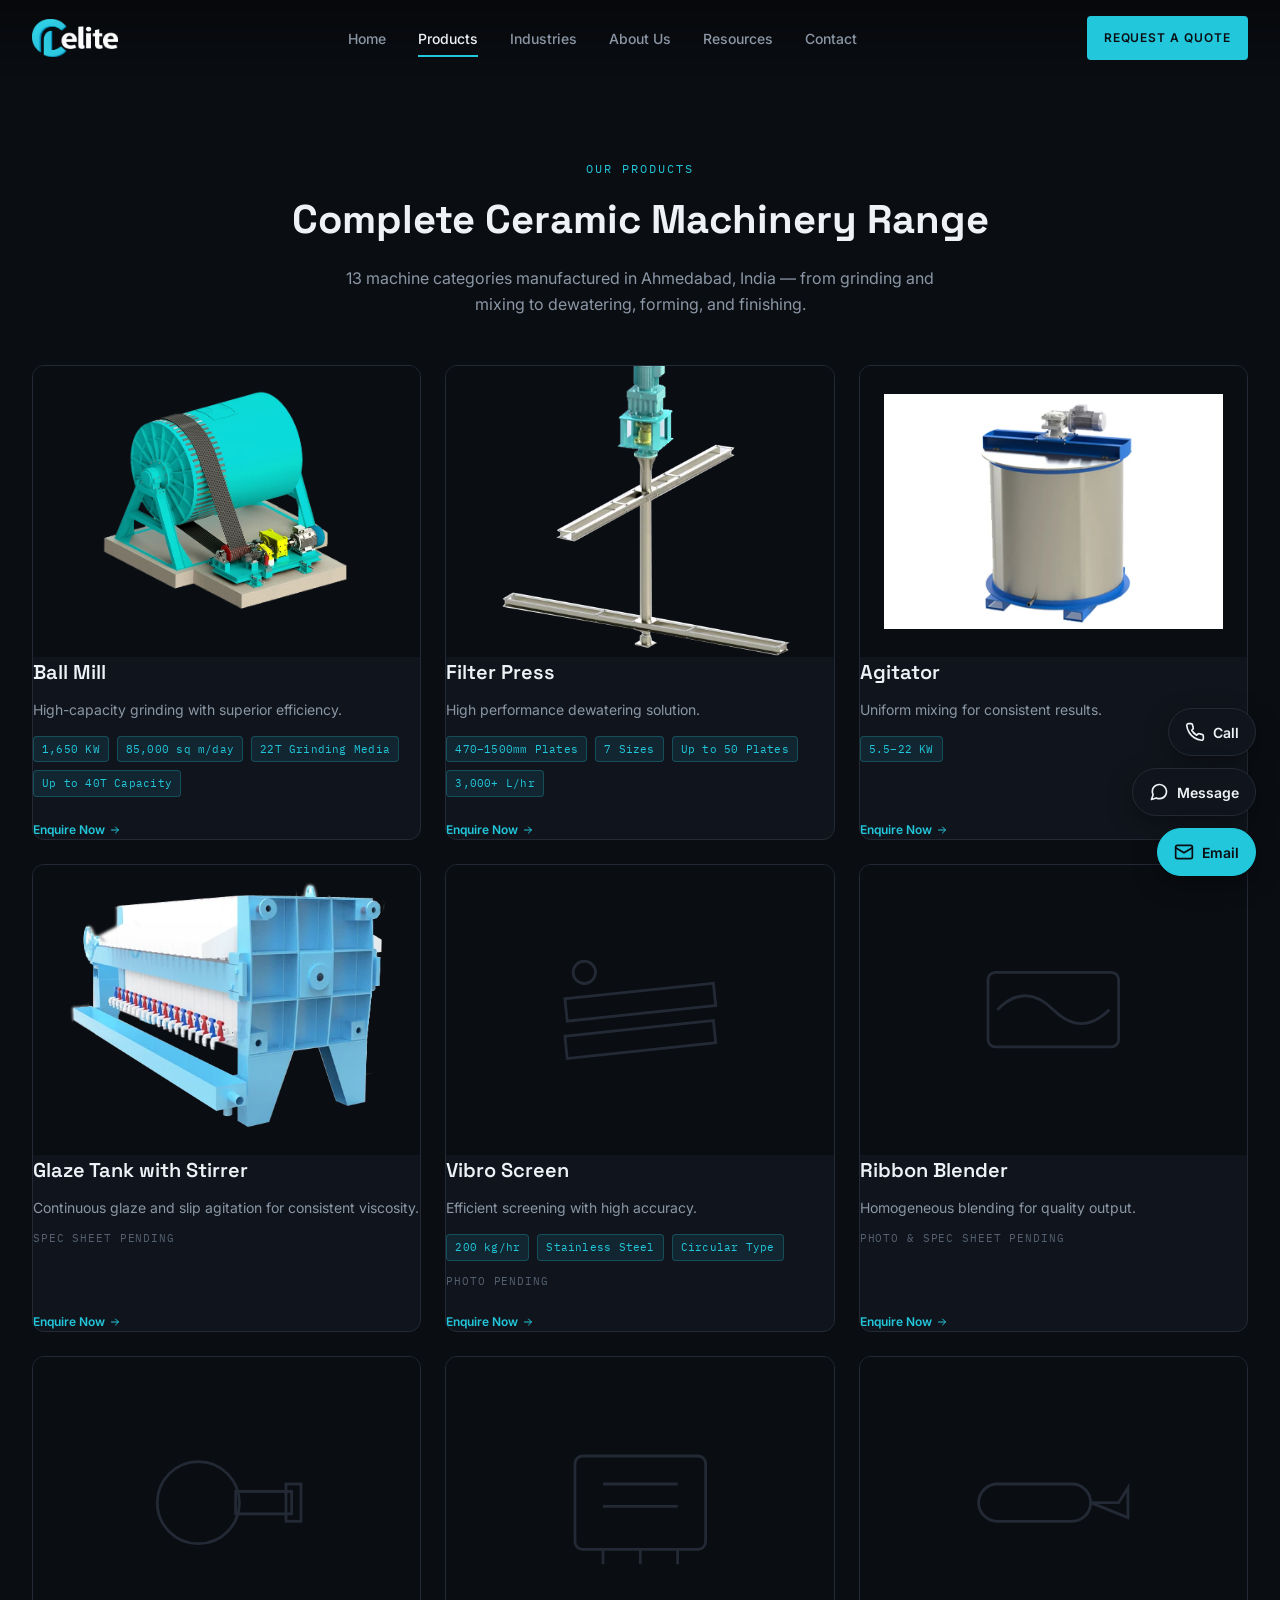
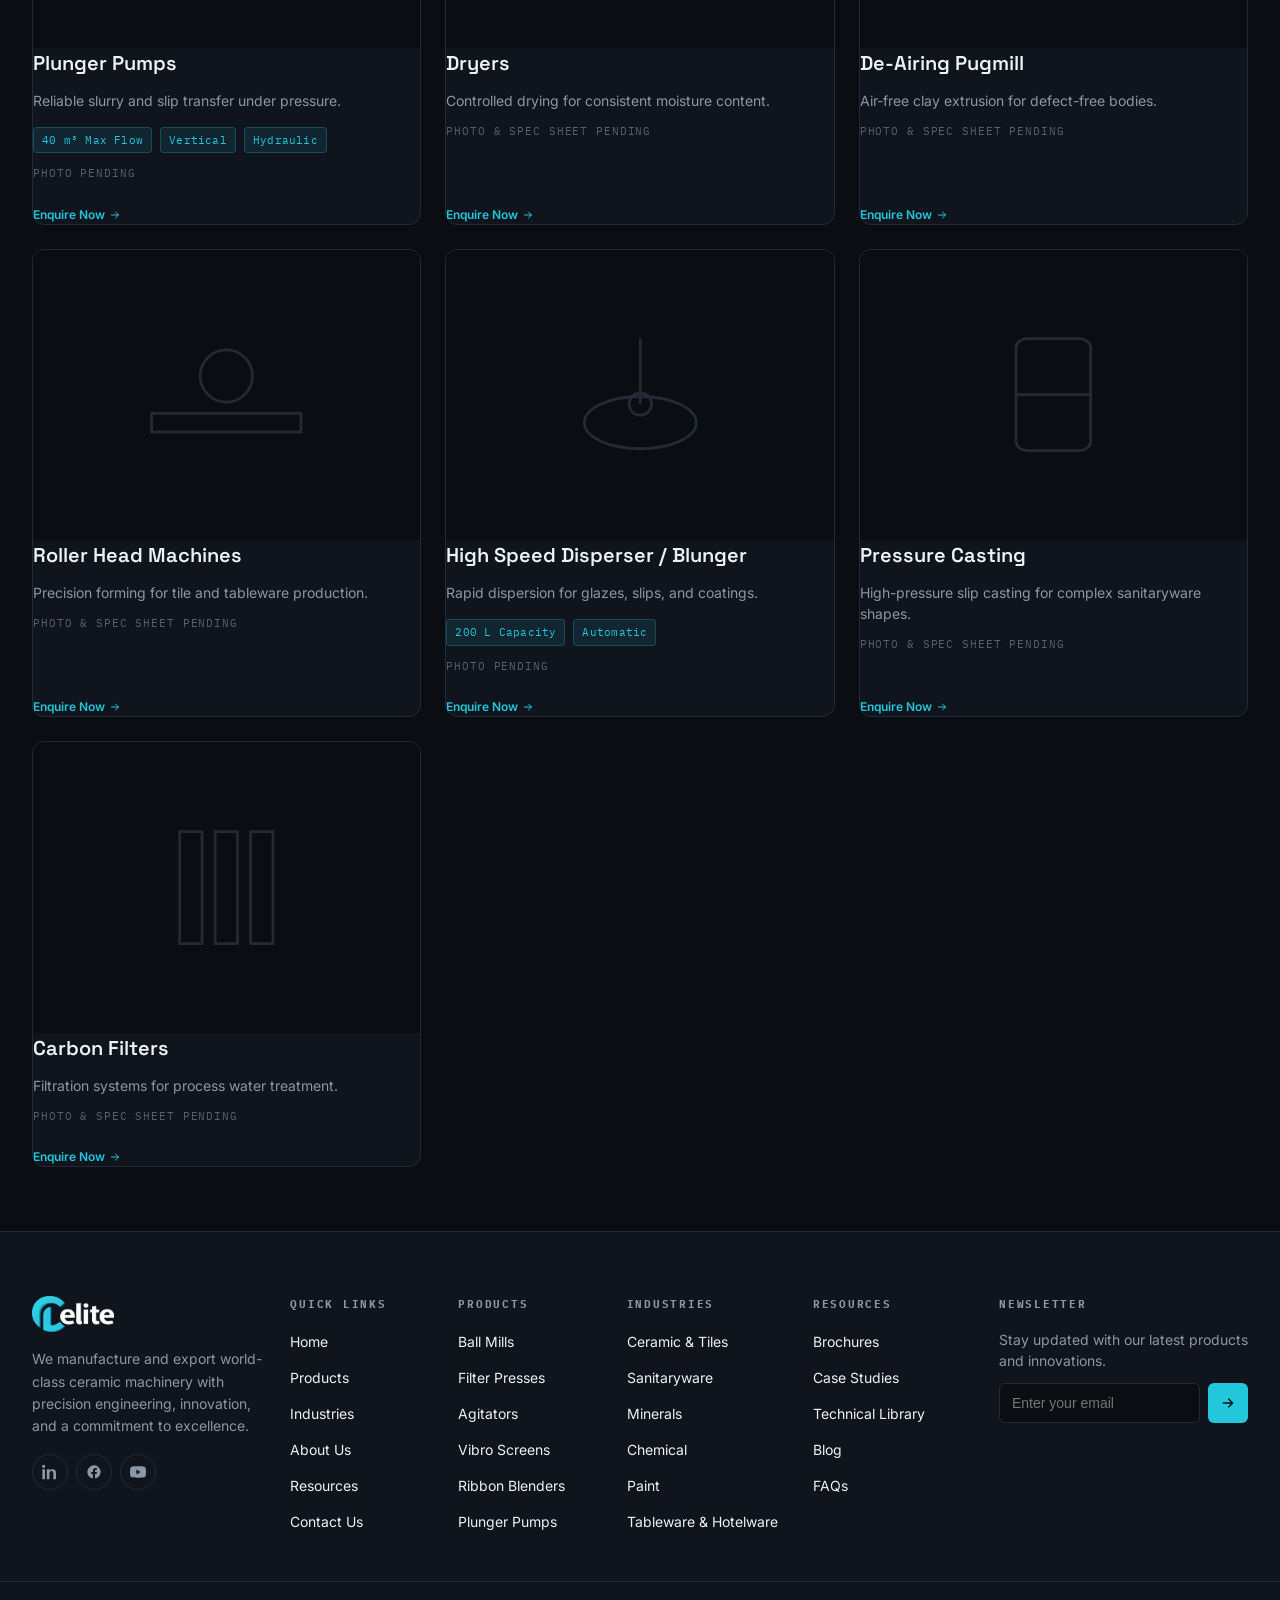
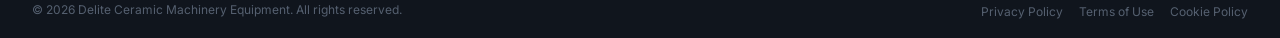
<file: products.html>
<!DOCTYPE html>
<html lang="en">
<head>
  <meta charset="UTF-8" />
  <meta name="viewport" content="width=device-width, initial-scale=1.0" />

  <title>Products | Ball Mills, Filter Presses, Agitators &amp; More — Delite Ceramic Machinery</title>
  <meta
    name="description"
    content="Ball mills, filter presses, agitators, glaze tanks &amp; more — Delite's complete ceramic machinery range, manufactured in Ahmedabad, India."
  />
  <link rel="canonical" href="https://www.deliteceramicmachinery.com/products.html" />
  <link rel="icon" href="images/favicon.ico" sizes="any" />
  <link rel="icon" type="image/png" sizes="32x32" href="images/favicon-32x32.png" />
  <link rel="icon" type="image/png" sizes="16x16" href="images/favicon-16x16.png" />
  <link rel="apple-touch-icon" sizes="180x180" href="images/apple-touch-icon.png" />

  <meta property="og:type" content="website" />
  <meta property="og:site_name" content="Delite Ceramic Machinery" />
  <meta property="og:title" content="Products | Delite Ceramic Machinery" />
  <meta
    property="og:description"
    content="Complete range of ceramic processing machinery — ball mills, filter presses, agitators, glaze tanks, and more."
  />
  <meta property="og:image" content="https://www.deliteceramicmachinery.com/images/hero-ballmill.png" />
  <meta property="og:url" content="https://www.deliteceramicmachinery.com/products.html" />
  <meta property="og:locale" content="en_IN" />

  <meta name="twitter:card" content="summary_large_image" />
  <meta name="twitter:title" content="Products | Delite Ceramic Machinery" />
  <meta
    name="twitter:description"
    content="Complete range of ceramic processing machinery — ball mills, filter presses, agitators, glaze tanks, and more."
  />
  <meta name="twitter:image" content="https://www.deliteceramicmachinery.com/images/hero-ballmill.png" />

  <!-- GEO: BreadcrumbList + ItemList schema — real product names only,
       no fabricated pricing/availability/ratings fields. -->
  <script type="application/ld+json">
  {
    "@context": "https://schema.org",
    "@type": "BreadcrumbList",
    "itemListElement": [
      { "@type": "ListItem", "position": 1, "name": "Home", "item": "https://www.deliteceramicmachinery.com/" },
      { "@type": "ListItem", "position": 2, "name": "Products", "item": "https://www.deliteceramicmachinery.com/products.html" }
    ]
  }
  </script>
  <script type="application/ld+json">
  {
    "@context": "https://schema.org",
    "@type": "ItemList",
    "itemListElement": [
      { "@type": "Product", "position": 1, "name": "Ball Mill", "description": "High-capacity grinding with superior efficiency." },
      { "@type": "Product", "position": 2, "name": "Filter Press", "description": "High performance dewatering solution." },
      { "@type": "Product", "position": 3, "name": "Agitator", "description": "Uniform mixing for consistent results." },
      { "@type": "Product", "position": 4, "name": "Glaze Tank with Stirrer", "description": "Continuous glaze and slip agitation for consistent viscosity." },
      { "@type": "Product", "position": 5, "name": "Vibro Screen", "description": "Efficient screening with high accuracy." },
      { "@type": "Product", "position": 6, "name": "Ribbon Blender", "description": "Homogeneous blending for quality output." },
      { "@type": "Product", "position": 7, "name": "Plunger Pumps", "description": "Reliable slurry and slip transfer under pressure." },
      { "@type": "Product", "position": 8, "name": "Dryers", "description": "Controlled drying for consistent moisture content." },
      { "@type": "Product", "position": 9, "name": "De-Airing Pugmill", "description": "Air-free clay extrusion for defect-free bodies." },
      { "@type": "Product", "position": 10, "name": "Roller Head Machines", "description": "Precision forming for tile and tableware production." },
      { "@type": "Product", "position": 11, "name": "High Speed Disperser / Blunger", "description": "Rapid dispersion for glazes, slips, and coatings." },
      { "@type": "Product", "position": 12, "name": "Pressure Casting", "description": "High-pressure slip casting for complex sanitaryware shapes." },
      { "@type": "Product", "position": 13, "name": "Carbon Filters", "description": "Filtration systems for process water treatment." }
    ]
  }
  </script>

  <link rel="preconnect" href="https://fonts.googleapis.com" />
  <link rel="preconnect" href="https://fonts.gstatic.com" crossorigin />
  <link
    href="https://fonts.googleapis.com/css2?family=Space+Grotesk:wght@500;600;700&family=Inter:wght@400;500;600&family=IBM+Plex+Mono:wght@400;500&display=swap"
    rel="stylesheet"
  />

  <link rel="stylesheet" href="css/tokens.css" />
  <link rel="stylesheet" href="css/loading.css" />
  <link rel="stylesheet" href="css/navigation.css" />
  <link rel="stylesheet" href="css/products.css" />
  <link rel="stylesheet" href="css/footer.css" />
  <link rel="stylesheet" href="css/float-cta.css" />

  <!-- No-JS / JS-failure fallback: the loader is removed by JS, so
       without it must never render. -->
  <noscript>
    <style>
      .loader { display: none !important; }
    </style>
  </noscript>
</head>
<body class="is-loading">
  <a class="skip-link" href="#main-content">Skip to main content</a>

  <!-- ==========================================================
       LOADING SEQUENCE — identical to homepage, runs once per
       session (shared sessionStorage flag), see js/loading.js.
       ========================================================== -->
  <div class="loader" data-loader aria-hidden="false">
    <div class="loader__gauge" aria-hidden="true">
      <svg viewBox="0 0 200 200">
        <g class="loader__ticks"></g>
        <circle class="loader__ring-track" cx="100" cy="100" r="90" />
        <circle class="loader__ring-fill" cx="100" cy="100" r="90" />
      </svg>
      <div class="loader__center">
        <span class="loader__percent">0</span>
        <img class="loader__logo" src="images/logo.webp" alt="" width="80" height="35" />
      </div>
    </div>
    <p class="loader__status" aria-hidden="true">
      Calibrating <span>experience</span>
    </p>
    <p class="sr-only" role="status" aria-live="polite" data-loader-status>
      Loading Delite, please wait.
    </p>
  </div>

  <!-- ==========================================================
       HEADER / NAVIGATION — identical to homepage except
       aria-current is now on "Products", not "Home".
       ========================================================== -->
  <header class="header" data-header>
    <a class="header__logo" href="index.html">
      <img src="images/logo.webp" alt="Delite Ceramic Machinery — Home" width="86" height="38" />
    </a>

    <nav class="nav" aria-label="Primary">
      <ul class="nav__list">
        <li><a class="nav__link" href="index.html">Home</a></li>
        <li><a class="nav__link" href="products.html" aria-current="page">Products</a></li>
        <li><a class="nav__link" href="industries.html">Industries</a></li>
        <li><a class="nav__link" href="about.html">About Us</a></li>
        <li><a class="nav__link" href="resources.html">Resources</a></li>
        <li><a class="nav__link" href="contact.html">Contact</a></li>
      </ul>
    </nav>

    <div class="header__actions">
      <a class="btn btn--primary header__cta" href="contact.html">Request a Quote</a>
      <button
        class="nav-toggle"
        type="button"
        data-nav-toggle
        aria-expanded="false"
        aria-controls="mobile-nav"
        aria-label="Open menu"
      >
        <span class="nav-toggle__icon"><span></span><span></span><span></span></span>
      </button>
    </div>
  </header>

  <div class="nav-scrim" data-nav-scrim></div>

  <nav class="mobile-nav" id="mobile-nav" data-mobile-nav aria-label="Mobile">
    <ul class="mobile-nav__list">
      <li><a class="mobile-nav__link" href="index.html">Home</a></li>
      <li><a class="mobile-nav__link" href="products.html" aria-current="page">Products</a></li>
      <li><a class="mobile-nav__link" href="industries.html">Industries</a></li>
      <li><a class="mobile-nav__link" href="about.html">About Us</a></li>
      <li><a class="mobile-nav__link" href="resources.html">Resources</a></li>
      <li><a class="mobile-nav__link" href="contact.html">Contact</a></li>
    </ul>
    <a class="btn btn--primary mobile-nav__cta" href="contact.html">Request a Quote</a>
  </nav>

  <main id="main-content">
    <!-- ==========================================================
         PAGE INTRO
         ========================================================== -->
    <section class="page-intro" aria-labelledby="page-intro-heading">
      <span class="page-intro__kicker">Our Products</span>
      <h1 id="page-intro-heading" class="page-intro__title">Complete Ceramic Machinery Range</h1>
      <p class="page-intro__lead">
        13 machine categories manufactured in Ahmedabad, India — from
        grinding and mixing to dewatering, forming, and finishing.
      </p>
    </section>

    <!-- ==========================================================
         PRODUCTS GRID
         4 of 13 products have real photos (Ball Mill, Filter Press,
         Agitator, Glaze Tank). Vibro Screen, Plunger Pumps, and High
         Speed Disperser now have REAL specs (verified via the
         client's own active IndiaMART listing) but still use
         illustrated placeholders for photos — the actual listing
         images couldn't be fetched directly (tool restriction), and
         a stray search for them surfaced a DIFFERENT company also
         named "Delite" (Delite Industries, Odhav — different address/
         phone/est. year) that was deliberately excluded from this
         build. Real IndiaMART prices exist but are intentionally NOT
         shown here — standard B2B practice to route to a quote
         request rather than list marketplace pricing, which may be
         stale/regional/negotiable. Remaining 5 categories are real,
         verified names with no photo or spec data anywhere yet —
         honest placeholders, not fabricated content.
         ========================================================== -->
    <section class="products-grid-section" aria-label="All products">
      <div class="products-grid">

        <article class="product-card" id="ball-mill">
          <div class="product-card__image-wrap">
            <picture>
              <source srcset="images/hero-ballmill.webp" type="image/webp" />
              <img src="images/hero-ballmill.png" alt="Delite industrial ball mill" width="811" height="582" loading="lazy" data-reveal />
            </picture>
          </div>
          <div class="product-card__body">
            <h2 class="product-card__name">Ball Mill</h2>
            <p class="product-card__tagline">High-capacity grinding with superior efficiency.</p>
            <div class="product-card__specs">
              <span class="product-card__spec">1,650 KW</span>
              <span class="product-card__spec">85,000 sq m/day</span>
              <span class="product-card__spec">22T Grinding Media</span>
              <span class="product-card__spec">Up to 40T Capacity</span>
            </div>
            <div class="product-card__footer">
              <a class="product-card__cta" href="contact.html?product=Ball+Mill">Enquire Now<svg viewBox="0 0 24 24" fill="none" stroke="currentColor" stroke-width="2" stroke-linecap="round" stroke-linejoin="round"><path d="M5 12h14M13 6l6 6-6 6"/></svg></a>
            </div>
          </div>
        </article>

        <article class="product-card" id="filter-press">
          <div class="product-card__image-wrap">
            <picture>
              <source srcset="images/hero-filterpress.webp" type="image/webp" />
              <img src="images/hero-filterpress.png" alt="Delite filter press" width="477" height="477" loading="lazy" data-reveal />
            </picture>
          </div>
          <div class="product-card__body">
            <h2 class="product-card__name">Filter Press</h2>
            <p class="product-card__tagline">High performance dewatering solution.</p>
            <div class="product-card__specs">
              <span class="product-card__spec">470–1500mm Plates</span>
              <span class="product-card__spec">7 Sizes</span>
              <span class="product-card__spec">Up to 50 Plates</span>
              <span class="product-card__spec">3,000+ L/hr</span>
            </div>
            <div class="product-card__footer">
              <a class="product-card__cta" href="contact.html?product=Filter+Press">Enquire Now<svg viewBox="0 0 24 24" fill="none" stroke="currentColor" stroke-width="2" stroke-linecap="round" stroke-linejoin="round"><path d="M5 12h14M13 6l6 6-6 6"/></svg></a>
            </div>
          </div>
        </article>

        <article class="product-card" id="agitator">
          <div class="product-card__image-wrap">
            <picture>
              <source srcset="images/card-agitator.webp" type="image/webp" />
              <img src="images/card-agitator.png" alt="Delite industrial agitator" width="835" height="577" loading="lazy" data-reveal />
            </picture>
          </div>
          <div class="product-card__body">
            <h2 class="product-card__name">Agitator</h2>
            <p class="product-card__tagline">Uniform mixing for consistent results.</p>
            <div class="product-card__specs">
              <span class="product-card__spec">5.5–22 KW</span>
            </div>
            <div class="product-card__footer">
              <a class="product-card__cta" href="contact.html?product=Agitator">Enquire Now<svg viewBox="0 0 24 24" fill="none" stroke="currentColor" stroke-width="2" stroke-linecap="round" stroke-linejoin="round"><path d="M5 12h14M13 6l6 6-6 6"/></svg></a>
            </div>
          </div>
        </article>

        <article class="product-card" id="glaze-tank">
          <div class="product-card__image-wrap">
            <picture>
              <source srcset="images/glaze-tank.webp" type="image/webp" />
              <img src="images/glaze-tank.png" alt="Delite glaze tank with stirrer" width="477" height="477" loading="lazy" data-reveal />
            </picture>
          </div>
          <div class="product-card__body">
            <h2 class="product-card__name">Glaze Tank with Stirrer</h2>
            <p class="product-card__tagline">Continuous glaze and slip agitation for consistent viscosity.</p>
            <span class="product-card__pending">Spec sheet pending</span>
            <div class="product-card__footer">
              <a class="product-card__cta" href="contact.html?product=Glaze+Tank">Enquire Now<svg viewBox="0 0 24 24" fill="none" stroke="currentColor" stroke-width="2" stroke-linecap="round" stroke-linejoin="round"><path d="M5 12h14M13 6l6 6-6 6"/></svg></a>
            </div>
          </div>
        </article>

        <article class="product-card" id="vibro-screen">
          <div class="product-card__image-wrap">
            <svg class="product-card__placeholder" viewBox="0 0 100 80" fill="none" stroke="currentColor" stroke-width="1.5" aria-hidden="true">
              <rect x="10" y="30" width="80" height="12" transform="rotate(-6 50 36)" />
              <rect x="10" y="50" width="80" height="12" transform="rotate(-6 50 56)" />
              <circle cx="20" cy="20" r="6" />
            </svg>
          </div>
          <div class="product-card__body">
            <h2 class="product-card__name">Vibro Screen</h2>
            <p class="product-card__tagline">Efficient screening with high accuracy.</p>
            <div class="product-card__specs">
              <span class="product-card__spec">200 kg/hr</span>
              <span class="product-card__spec">Stainless Steel</span>
              <span class="product-card__spec">Circular Type</span>
            </div>
            <span class="product-card__pending">Photo pending</span>
            <div class="product-card__footer">
              <a class="product-card__cta" href="contact.html?product=Vibro+Screen">Enquire Now<svg viewBox="0 0 24 24" fill="none" stroke="currentColor" stroke-width="2" stroke-linecap="round" stroke-linejoin="round"><path d="M5 12h14M13 6l6 6-6 6"/></svg></a>
            </div>
          </div>
        </article>

        <article class="product-card" id="ribbon-blender">
          <div class="product-card__image-wrap">
            <svg class="product-card__placeholder" viewBox="0 0 100 80" fill="none" stroke="currentColor" stroke-width="1.5" aria-hidden="true">
              <rect x="15" y="20" width="70" height="40" rx="4" />
              <path d="M20 40 Q35 25 50 40 T80 40" />
            </svg>
          </div>
          <div class="product-card__body">
            <h2 class="product-card__name">Ribbon Blender</h2>
            <p class="product-card__tagline">Homogeneous blending for quality output.</p>
            <span class="product-card__pending">Photo &amp; spec sheet pending</span>
            <div class="product-card__footer">
              <a class="product-card__cta" href="contact.html?product=Ribbon+Blender">Enquire Now<svg viewBox="0 0 24 24" fill="none" stroke="currentColor" stroke-width="2" stroke-linecap="round" stroke-linejoin="round"><path d="M5 12h14M13 6l6 6-6 6"/></svg></a>
            </div>
          </div>
        </article>

        <article class="product-card" id="plunger-pumps">
          <div class="product-card__image-wrap">
            <svg class="product-card__placeholder" viewBox="0 0 100 80" fill="none" stroke="currentColor" stroke-width="1.5" aria-hidden="true">
              <circle cx="35" cy="40" r="22" />
              <rect x="55" y="34" width="30" height="12" />
              <rect x="82" y="30" width="8" height="20" />
            </svg>
          </div>
          <div class="product-card__body">
            <h2 class="product-card__name">Plunger Pumps</h2>
            <p class="product-card__tagline">Reliable slurry and slip transfer under pressure.</p>
            <div class="product-card__specs">
              <span class="product-card__spec">40 m³ Max Flow</span>
              <span class="product-card__spec">Vertical</span>
              <span class="product-card__spec">Hydraulic</span>
            </div>
            <span class="product-card__pending">Photo pending</span>
            <div class="product-card__footer">
              <a class="product-card__cta" href="contact.html?product=Plunger+Pumps">Enquire Now<svg viewBox="0 0 24 24" fill="none" stroke="currentColor" stroke-width="2" stroke-linecap="round" stroke-linejoin="round"><path d="M5 12h14M13 6l6 6-6 6"/></svg></a>
            </div>
          </div>
        </article>

        <article class="product-card" id="dryers">
          <div class="product-card__image-wrap">
            <svg class="product-card__placeholder" viewBox="0 0 100 80" fill="none" stroke="currentColor" stroke-width="1.5" aria-hidden="true">
              <rect x="15" y="15" width="70" height="50" rx="4" />
              <path d="M30 65v8M50 65v8M70 65v8" />
              <path d="M30 30h40M30 42h40" />
            </svg>
          </div>
          <div class="product-card__body">
            <h2 class="product-card__name">Dryers</h2>
            <p class="product-card__tagline">Controlled drying for consistent moisture content.</p>
            <span class="product-card__pending">Photo &amp; spec sheet pending</span>
            <div class="product-card__footer">
              <a class="product-card__cta" href="contact.html?product=Dryers">Enquire Now<svg viewBox="0 0 24 24" fill="none" stroke="currentColor" stroke-width="2" stroke-linecap="round" stroke-linejoin="round"><path d="M5 12h14M13 6l6 6-6 6"/></svg></a>
            </div>
          </div>
        </article>

        <article class="product-card" id="de-airing-pugmill">
          <div class="product-card__image-wrap">
            <svg class="product-card__placeholder" viewBox="0 0 100 80" fill="none" stroke="currentColor" stroke-width="1.5" aria-hidden="true">
              <rect x="10" y="30" width="60" height="20" rx="10" />
              <path d="M70 40h15l5-8v16z" />
            </svg>
          </div>
          <div class="product-card__body">
            <h2 class="product-card__name">De-Airing Pugmill</h2>
            <p class="product-card__tagline">Air-free clay extrusion for defect-free bodies.</p>
            <span class="product-card__pending">Photo &amp; spec sheet pending</span>
            <div class="product-card__footer">
              <a class="product-card__cta" href="contact.html?product=De-Airing+Pugmill">Enquire Now<svg viewBox="0 0 24 24" fill="none" stroke="currentColor" stroke-width="2" stroke-linecap="round" stroke-linejoin="round"><path d="M5 12h14M13 6l6 6-6 6"/></svg></a>
            </div>
          </div>
        </article>

        <article class="product-card" id="roller-head-machines">
          <div class="product-card__image-wrap">
            <svg class="product-card__placeholder" viewBox="0 0 100 80" fill="none" stroke="currentColor" stroke-width="1.5" aria-hidden="true">
              <circle cx="50" cy="30" r="14" />
              <rect x="10" y="50" width="80" height="10" />
            </svg>
          </div>
          <div class="product-card__body">
            <h2 class="product-card__name">Roller Head Machines</h2>
            <p class="product-card__tagline">Precision forming for tile and tableware production.</p>
            <span class="product-card__pending">Photo &amp; spec sheet pending</span>
            <div class="product-card__footer">
              <a class="product-card__cta" href="contact.html?product=Roller+Head+Machines">Enquire Now<svg viewBox="0 0 24 24" fill="none" stroke="currentColor" stroke-width="2" stroke-linecap="round" stroke-linejoin="round"><path d="M5 12h14M13 6l6 6-6 6"/></svg></a>
            </div>
          </div>
        </article>

        <article class="product-card" id="high-speed-disperser">
          <div class="product-card__image-wrap">
            <svg class="product-card__placeholder" viewBox="0 0 100 80" fill="none" stroke="currentColor" stroke-width="1.5" aria-hidden="true">
              <path d="M50 10v35" />
              <ellipse cx="50" cy="55" rx="30" ry="14" />
              <circle cx="50" cy="45" r="6" />
            </svg>
          </div>
          <div class="product-card__body">
            <h2 class="product-card__name">High Speed Disperser / Blunger</h2>
            <p class="product-card__tagline">Rapid dispersion for glazes, slips, and coatings.</p>
            <div class="product-card__specs">
              <span class="product-card__spec">200 L Capacity</span>
              <span class="product-card__spec">Automatic</span>
            </div>
            <span class="product-card__pending">Photo pending</span>
            <div class="product-card__footer">
              <a class="product-card__cta" href="contact.html?product=High+Speed+Disperser">Enquire Now<svg viewBox="0 0 24 24" fill="none" stroke="currentColor" stroke-width="2" stroke-linecap="round" stroke-linejoin="round"><path d="M5 12h14M13 6l6 6-6 6"/></svg></a>
            </div>
          </div>
        </article>

        <article class="product-card" id="pressure-casting">
          <div class="product-card__image-wrap">
            <svg class="product-card__placeholder" viewBox="0 0 100 80" fill="none" stroke="currentColor" stroke-width="1.5" aria-hidden="true">
              <path d="M30 15c0-3 3-5 6-5h28c3 0 6 2 6 5v50c0 3-3 5-6 5H36c-3 0-6-2-6-5z" />
              <path d="M30 40h40" />
            </svg>
          </div>
          <div class="product-card__body">
            <h2 class="product-card__name">Pressure Casting</h2>
            <p class="product-card__tagline">High-pressure slip casting for complex sanitaryware shapes.</p>
            <span class="product-card__pending">Photo &amp; spec sheet pending</span>
            <div class="product-card__footer">
              <a class="product-card__cta" href="contact.html?product=Pressure+Casting">Enquire Now<svg viewBox="0 0 24 24" fill="none" stroke="currentColor" stroke-width="2" stroke-linecap="round" stroke-linejoin="round"><path d="M5 12h14M13 6l6 6-6 6"/></svg></a>
            </div>
          </div>
        </article>

        <article class="product-card" id="carbon-filters">
          <div class="product-card__image-wrap">
            <svg class="product-card__placeholder" viewBox="0 0 100 80" fill="none" stroke="currentColor" stroke-width="1.5" aria-hidden="true">
              <rect x="25" y="10" width="12" height="60" />
              <rect x="44" y="10" width="12" height="60" />
              <rect x="63" y="10" width="12" height="60" />
            </svg>
          </div>
          <div class="product-card__body">
            <h2 class="product-card__name">Carbon Filters</h2>
            <p class="product-card__tagline">Filtration systems for process water treatment.</p>
            <span class="product-card__pending">Photo &amp; spec sheet pending</span>
            <div class="product-card__footer">
              <a class="product-card__cta" href="contact.html?product=Carbon+Filters">Enquire Now<svg viewBox="0 0 24 24" fill="none" stroke="currentColor" stroke-width="2" stroke-linecap="round" stroke-linejoin="round"><path d="M5 12h14M13 6l6 6-6 6"/></svg></a>
            </div>
          </div>
        </article>

      </div>
    </section>
  </main>

  <footer class="footer">
    <div class="footer__top">
      <div class="footer__brand">
        <a class="footer__logo" href="index.html" aria-label="Delite Ceramic Machinery — Home">
          <img src="images/logo.webp" alt="Delite Ceramic Machinery" width="82" height="36" />
        </a>
        <p class="footer__tagline">
          We manufacture and export world-class ceramic machinery with
          precision engineering, innovation, and a commitment to
          excellence.
        </p>
        <div class="footer__socials">
          <a class="footer__social" href="#" aria-label="Delite on LinkedIn (link pending)">
            <svg viewBox="0 0 24 24" fill="currentColor"><path d="M4.98 3.5C4.98 4.88 3.87 6 2.5 6S0 4.88 0 3.5 1.12 1 2.5 1s2.48 1.12 2.48 2.5zM.5 8h4V23h-4V8zm7.5 0h3.8v2.05h.05c.53-1 1.83-2.05 3.77-2.05C19.7 8 21 10.15 21 14.05V23h-4v-8.2c0-1.95-.03-4.45-2.7-4.45-2.7 0-3.1 2.1-3.1 4.3V23h-4V8z"/></svg>
          </a>
          <a class="footer__social" href="#" aria-label="Delite on Facebook (link pending)">
            <svg viewBox="0 0 24 24" fill="currentColor"><path d="M22 12a10 10 0 1 0-11.6 9.9v-7H7.9V12h2.5V9.8c0-2.5 1.5-3.9 3.8-3.9 1.1 0 2.2.2 2.2.2v2.4h-1.3c-1.2 0-1.6.8-1.6 1.6V12h2.8l-.4 2.9h-2.4v7A10 10 0 0 0 22 12z"/></svg>
          </a>
          <a class="footer__social" href="#" aria-label="Delite on YouTube (link pending)">
            <svg viewBox="0 0 24 24" fill="currentColor"><path d="M23.5 6.2a3 3 0 0 0-2.1-2.1C19.5 3.5 12 3.5 12 3.5s-7.5 0-9.4.6A3 3 0 0 0 .5 6.2 31 31 0 0 0 0 12a31 31 0 0 0 .5 5.8 3 3 0 0 0 2.1 2.1c1.9.6 9.4.6 9.4.6s7.5 0 9.4-.6a3 3 0 0 0 2.1-2.1A31 31 0 0 0 24 12a31 31 0 0 0-.5-5.8zM9.6 15.6V8.4L15.8 12z"/></svg>
          </a>
        </div>
      </div>

      <nav aria-label="Footer quick links">
        <h2 class="footer__heading">Quick Links</h2>
        <ul class="footer__list">
          <li><a class="footer__link" href="index.html">Home</a></li>
          <li><a class="footer__link" href="products.html">Products</a></li>
          <li><a class="footer__link" href="industries.html">Industries</a></li>
          <li><a class="footer__link" href="about.html">About Us</a></li>
          <li><a class="footer__link" href="resources.html">Resources</a></li>
          <li><a class="footer__link" href="contact.html">Contact Us</a></li>
        </ul>
      </nav>

      <nav aria-label="Footer products">
        <h2 class="footer__heading">Products</h2>
        <ul class="footer__list">
          <li><a class="footer__link" href="products.html#ball-mill">Ball Mills</a></li>
          <li><a class="footer__link" href="products.html#filter-press">Filter Presses</a></li>
          <li><a class="footer__link" href="products.html#agitator">Agitators</a></li>
          <li><a class="footer__link" href="products.html#vibro-screen">Vibro Screens</a></li>
          <li><a class="footer__link" href="products.html#ribbon-blender">Ribbon Blenders</a></li>
          <li><a class="footer__link" href="products.html#plunger-pumps">Plunger Pumps</a></li>
        </ul>
      </nav>

      <nav aria-label="Footer industries">
        <h2 class="footer__heading">Industries</h2>
        <ul class="footer__list">
          <li><a class="footer__link" href="industries.html#ceramic">Ceramic &amp; Tiles</a></li>
          <li><a class="footer__link" href="industries.html#sanitaryware">Sanitaryware</a></li>
          <li><a class="footer__link" href="industries.html#minerals">Minerals</a></li>
          <li><a class="footer__link" href="industries.html#chemical">Chemical</a></li>
          <li><a class="footer__link" href="industries.html#paint">Paint</a></li>
          <li><a class="footer__link" href="industries.html#tableware">Tableware &amp; Hotelware</a></li>
        </ul>
      </nav>

      <nav aria-label="Footer resources">
        <h2 class="footer__heading">Resources</h2>
        <ul class="footer__list">
          <li><a class="footer__link" href="resources.html#brochures">Brochures</a></li>
          <li><a class="footer__link" href="resources.html#case-studies">Case Studies</a></li>
          <li><a class="footer__link" href="resources.html#technical-library">Technical Library</a></li>
          <li><a class="footer__link" href="blog.html">Blog</a></li>
          <li><a class="footer__link" href="resources.html#faqs">FAQs</a></li>
        </ul>
      </nav>

      <div>
        <h2 class="footer__heading">Newsletter</h2>
        <p class="footer__newsletter-copy">Stay updated with our latest products and innovations.</p>
        <!--
          No real newsletter/email service connected yet (Mailchimp,
          etc.) — see footer.js. Rather than fake a silent success,
          it tells the visitor honestly that signup isn't wired up.
        -->
        <form class="footer__newsletter" data-newsletter-form novalidate>
          <label class="sr-only" for="newsletter-email">Email address</label>
          <input type="email" id="newsletter-email" name="email" placeholder="Enter your email" required autocomplete="email" />
          <button type="submit" aria-label="Subscribe to newsletter">
            <svg viewBox="0 0 24 24" fill="none" stroke="currentColor" stroke-width="2" stroke-linecap="round" stroke-linejoin="round"><path d="M5 12h14M13 6l6 6-6 6"/></svg>
          </button>
        </form>
        <p class="footer__form-status" data-newsletter-status role="status" aria-live="polite"></p>
      </div>
    </div>

    <div class="footer__bottom">
      <div class="footer__bottom-inner">
        <p class="footer__copyright">
          © <span data-footer-year>2026</span> Delite Ceramic Machinery Equipment. All rights reserved.
        </p>
        <ul class="footer__legal">
          <li><a href="privacy.html">Privacy Policy</a></li>
          <li><a href="terms.html">Terms of Use</a></li>
          <li><a href="cookies.html">Cookie Policy</a></li>
        </ul>
      </div>
    </div>
  </footer>

  <!-- ==========================================================
       FLOATING CONTACT CTA — sitewide, present on every page.
       All 3 real, verified contact channels, one click away (no
       expand step) per directive. "Message" = WhatsApp click-to-
       chat, the practical default channel for B2B inquiries in
       this market — flag if you'd rather this be SMS or live chat.
       ========================================================== -->
  <div class="float-cta" aria-label="Quick contact">
    <a class="float-cta__action" href="tel:+919825529909" aria-label="Call Delite Ceramic Machinery">
      <span class="float-cta__icon" aria-hidden="true">
        <svg viewBox="0 0 24 24" fill="none" stroke="currentColor" stroke-width="2" stroke-linecap="round" stroke-linejoin="round"><path d="M22 16.92v3a2 2 0 0 1-2.18 2 19.79 19.79 0 0 1-8.63-3.07 19.5 19.5 0 0 1-6-6 19.79 19.79 0 0 1-3.07-8.67A2 2 0 0 1 4.11 2h3a2 2 0 0 1 2 1.72c.127.96.361 1.903.7 2.81a2 2 0 0 1-.45 2.11L8.09 9.91a16 16 0 0 0 6 6l1.27-1.27a2 2 0 0 1 2.11-.45c.907.339 1.85.573 2.81.7A2 2 0 0 1 22 16.92z" /></svg>
      </span>
      <span class="float-cta__label">Call</span>
    </a>
    <a class="float-cta__action" href="https://wa.me/919825529909" target="_blank" rel="noopener" aria-label="Message Delite Ceramic Machinery on WhatsApp (opens in a new tab)">
      <span class="float-cta__icon" aria-hidden="true">
        <svg viewBox="0 0 24 24" fill="none" stroke="currentColor" stroke-width="2" stroke-linecap="round" stroke-linejoin="round"><path d="M21 11.5a8.38 8.38 0 0 1-.9 3.8 8.5 8.5 0 0 1-7.6 4.7 8.38 8.38 0 0 1-3.8-.9L3 21l1.9-5.7a8.38 8.38 0 0 1-.9-3.8 8.5 8.5 0 0 1 4.7-7.6 8.38 8.38 0 0 1 3.8-.9h.5a8.48 8.48 0 0 1 8 8v.5z" /></svg>
      </span>
      <span class="float-cta__label">Message</span>
    </a>
    <a class="float-cta__action float-cta__action--primary" href="mailto:info@deliteceramicmachinery.com" aria-label="Email Delite Ceramic Machinery">
      <span class="float-cta__icon" aria-hidden="true">
        <svg viewBox="0 0 24 24" fill="none" stroke="currentColor" stroke-width="2" stroke-linecap="round" stroke-linejoin="round"><rect x="2" y="4" width="20" height="16" rx="2" /><path d="m22 7-10 6L2 7" /></svg>
      </span>
      <span class="float-cta__label">Email</span>
    </a>
  </div>

  <script src="js/loading.js"></script>
  <script src="js/navigation.js"></script>
  <script src="js/footer.js"></script>
  <script src="js/img-reveal.js"></script>
</body>
</html>
</file>
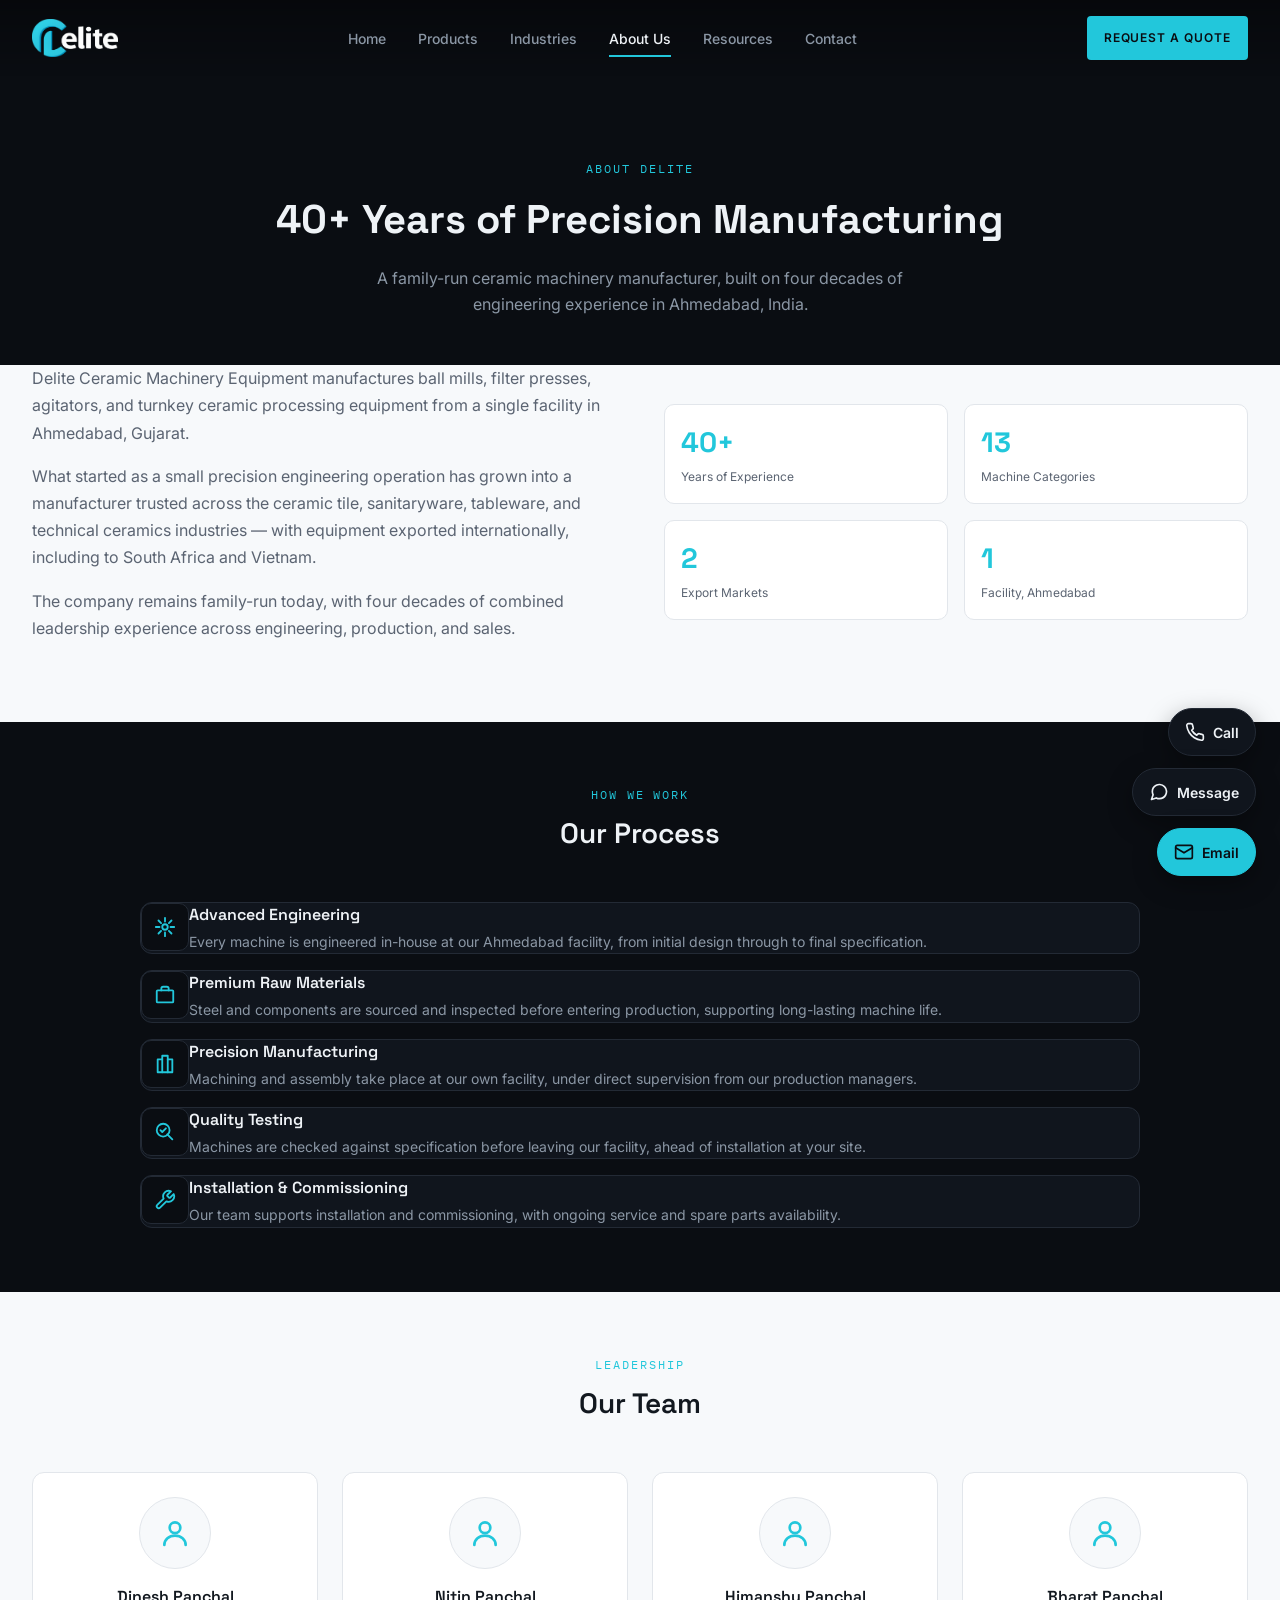
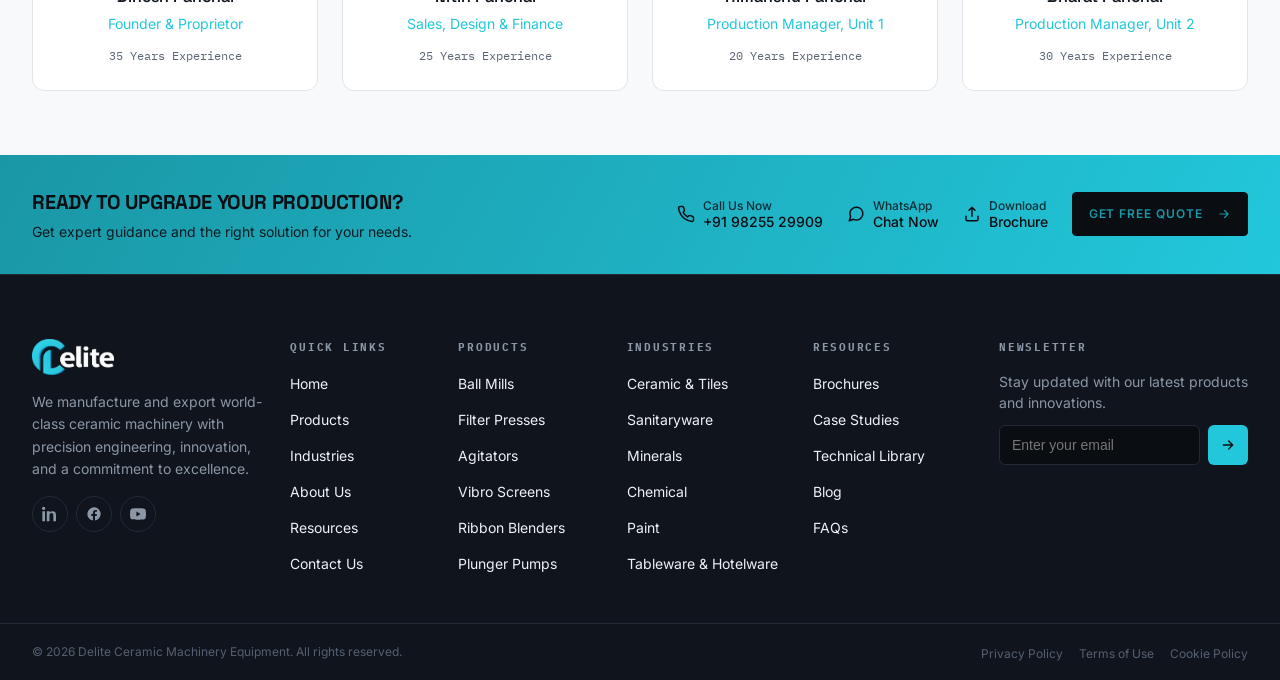
<file: v2/about.html>
<!DOCTYPE html>
<html lang="en">
<head>
  <meta charset="UTF-8" />
  <meta name="viewport" content="width=device-width, initial-scale=1.0" />

  <title>About Us | 40+ Years of Ceramic Machinery Manufacturing — Delite</title>
  <meta
    name="description"
    content="Delite Ceramic Machinery: 40+ years manufacturing ball mills, filter presses &amp; agitators in Ahmedabad, India. Meet our team and process."
  />
  <link rel="canonical" href="https://www.deliteceramicmachinery.com/about.html" />
  <link rel="icon" href="images/favicon.ico" sizes="any" />
  <link rel="icon" type="image/png" sizes="32x32" href="images/favicon-32x32.png" />
  <link rel="icon" type="image/png" sizes="16x16" href="images/favicon-16x16.png" />
  <link rel="apple-touch-icon" sizes="180x180" href="images/apple-touch-icon.png" />

  <meta property="og:type" content="website" />
  <meta property="og:site_name" content="Delite Ceramic Machinery" />
  <meta property="og:title" content="About Us | Delite Ceramic Machinery" />
  <meta property="og:description" content="40+ years manufacturing ceramic processing equipment in Ahmedabad, India. Meet our team and process." />
  <meta property="og:image" content="https://www.deliteceramicmachinery.com/images/hero-ballmill.png" />
  <meta property="og:url" content="https://www.deliteceramicmachinery.com/about.html" />
  <meta property="og:locale" content="en_IN" />

  <meta name="twitter:card" content="summary_large_image" />
  <meta name="twitter:title" content="About Us | Delite Ceramic Machinery" />
  <meta name="twitter:description" content="40+ years manufacturing ceramic processing equipment in Ahmedabad, India." />
  <meta name="twitter:image" content="https://www.deliteceramicmachinery.com/images/hero-ballmill.png" />

  <!-- GEO: BreadcrumbList + real team data as Person entities (only
       verified real names/roles from the live site's About page —
       no invented bios). -->
  <script type="application/ld+json">
  {
    "@context": "https://schema.org",
    "@type": "BreadcrumbList",
    "itemListElement": [
      { "@type": "ListItem", "position": 1, "name": "Home", "item": "https://www.deliteceramicmachinery.com/" },
      { "@type": "ListItem", "position": 2, "name": "About Us", "item": "https://www.deliteceramicmachinery.com/about.html" }
    ]
  }
  </script>
  <script type="application/ld+json">
  {
    "@context": "https://schema.org",
    "@type": "Organization",
    "name": "Delite Ceramic Machinery Equipment",
    "url": "https://www.deliteceramicmachinery.com/",
    "foundingLocation": "Ahmedabad, Gujarat, India",
    "employee": [
      { "@type": "Person", "name": "Dinesh Panchal", "jobTitle": "Founder & Proprietor" },
      { "@type": "Person", "name": "Nitin Panchal", "jobTitle": "Sales, Design & Finance" },
      { "@type": "Person", "name": "Himanshu Panchal", "jobTitle": "Production Manager, Unit 1" },
      { "@type": "Person", "name": "Bharat Panchal", "jobTitle": "Production Manager, Unit 2" }
    ]
  }
  </script>

  <link rel="preconnect" href="https://fonts.googleapis.com" />
  <link rel="preconnect" href="https://fonts.gstatic.com" crossorigin />
  <link
    href="https://fonts.googleapis.com/css2?family=Space+Grotesk:wght@500;600;700&family=Inter:wght@400;500;600&family=IBM+Plex+Mono:wght@400;500&display=swap"
    rel="stylesheet"
  />

  <link rel="stylesheet" href="css/tokens.css" />
  <link rel="stylesheet" href="css/loading.css" />
  <link rel="stylesheet" href="css/navigation.css" />
  <link rel="stylesheet" href="css/page-header.css" />
  <link rel="stylesheet" href="css/about.css" />
  <link rel="stylesheet" href="css/cta-banner.css" />
  <link rel="stylesheet" href="css/footer.css" />
  <link rel="stylesheet" href="css/float-cta.css" />

  <noscript>
    <style>
      .loader { display: none !important; }
    </style>
  </noscript>
</head>
<body class="is-loading">
  <a class="skip-link" href="#main-content">Skip to main content</a>

  <div class="loader" data-loader aria-hidden="false">
    <div class="loader__gauge" aria-hidden="true">
      <svg viewBox="0 0 200 200">
        <g class="loader__ticks"></g>
        <circle class="loader__ring-track" cx="100" cy="100" r="90" />
        <circle class="loader__ring-fill" cx="100" cy="100" r="90" />
      </svg>
      <div class="loader__center">
        <span class="loader__percent">0</span>
        <img class="loader__logo" src="images/logo.webp" alt="" width="80" height="35" />
      </div>
    </div>
    <p class="loader__status" aria-hidden="true">
      Calibrating <span>experience</span>
    </p>
    <p class="sr-only" role="status" aria-live="polite" data-loader-status>
      Loading Delite, please wait.
    </p>
  </div>

  <header class="header" data-header>
    <a class="header__logo" href="index.html">
      <img src="images/logo.webp" alt="Delite Ceramic Machinery — Home" width="86" height="38" />
    </a>

    <nav class="nav" aria-label="Primary">
      <ul class="nav__list">
        <li><a class="nav__link" href="index.html">Home</a></li>
        <li><a class="nav__link" href="products.html">Products</a></li>
        <li><a class="nav__link" href="industries.html">Industries</a></li>
        <li><a class="nav__link" href="about.html" aria-current="page">About Us</a></li>
        <li><a class="nav__link" href="resources.html">Resources</a></li>
        <li><a class="nav__link" href="contact.html">Contact</a></li>
      </ul>
    </nav>

    <div class="header__actions">
      <a class="btn btn--primary header__cta" href="contact.html">Request a Quote</a>
      <button
        class="nav-toggle"
        type="button"
        data-nav-toggle
        aria-expanded="false"
        aria-controls="mobile-nav"
        aria-label="Open menu"
      >
        <span class="nav-toggle__icon"><span></span><span></span><span></span></span>
      </button>
    </div>
  </header>

  <div class="nav-scrim" data-nav-scrim></div>

  <nav class="mobile-nav" id="mobile-nav" data-mobile-nav aria-label="Mobile">
    <ul class="mobile-nav__list">
      <li><a class="mobile-nav__link" href="index.html">Home</a></li>
      <li><a class="mobile-nav__link" href="products.html">Products</a></li>
      <li><a class="mobile-nav__link" href="industries.html">Industries</a></li>
      <li><a class="mobile-nav__link" href="about.html" aria-current="page">About Us</a></li>
      <li><a class="mobile-nav__link" href="resources.html">Resources</a></li>
      <li><a class="mobile-nav__link" href="contact.html">Contact</a></li>
    </ul>
    <a class="btn btn--primary mobile-nav__cta" href="contact.html">Request a Quote</a>
  </nav>

  <main id="main-content">
    <!-- ==========================================================
         PAGE INTRO + STORY
         All facts real/verified: 40+ years (conservative claim,
         corroborated by a third-party listing stating "est. 1980" —
         46 years — not used directly, see DEL-88), Ahmedabad HQ,
         real export markets.
         ========================================================== -->
    <section class="page-intro" aria-labelledby="page-intro-heading">
      <span class="page-intro__kicker">About Delite</span>
      <h1 id="page-intro-heading" class="page-intro__title">40+ Years of Precision Manufacturing</h1>
      <p class="page-intro__lead">
        A family-run ceramic machinery manufacturer, built on four
        decades of engineering experience in Ahmedabad, India.
      </p>
    </section>

    <section class="about-story section--light" aria-label="Our story">
      <div class="about-story__inner">
        <div class="about-story__body">
          <p class="about-story__lead">
            Delite Ceramic Machinery Equipment manufactures ball mills,
            filter presses, agitators, and turnkey ceramic processing
            equipment from a single facility in Ahmedabad, Gujarat.
          </p>
          <p>
            What started as a small precision engineering operation has
            grown into a manufacturer trusted across the ceramic tile,
            sanitaryware, tableware, and technical ceramics industries —
            with equipment exported internationally, including to South
            Africa and Vietnam.
          </p>
          <p>
            The company remains family-run today, with four decades of
            combined leadership experience across engineering,
            production, and sales.
          </p>
        </div>
        <div class="about-story__facts">
          <div class="about-fact">
            <span class="about-fact__value">40+</span>
            <span class="about-fact__label">Years of Experience</span>
          </div>
          <div class="about-fact">
            <span class="about-fact__value">13</span>
            <span class="about-fact__label">Machine Categories</span>
          </div>
          <div class="about-fact">
            <span class="about-fact__value">2</span>
            <span class="about-fact__label">Export Markets</span>
          </div>
          <div class="about-fact">
            <span class="about-fact__value">1</span>
            <span class="about-fact__label">Facility, Ahmedabad</span>
          </div>
        </div>
      </div>
    </section>

    <!-- ==========================================================
         OUR PROCESS
         Anchored sections (#engineering #materials #manufacturing
         #testing #installation) — these IDs match the links already
         placed on the homepage's Manufacturing Excellence strip,
         which were dead links until this page existed.
         ========================================================== -->
    <section class="process-section" aria-labelledby="process-heading">
      <div class="process-section__header">
        <span class="process-section__kicker">How We Work</span>
        <h2 id="process-heading" class="process-section__title">Our Process</h2>
      </div>

      <div class="process-list">
        <div class="process-item" id="engineering">
          <span class="process-item__icon" aria-hidden="true">
            <svg viewBox="0 0 24 24" fill="none" stroke="currentColor" stroke-width="2" stroke-linecap="round" stroke-linejoin="round"><circle cx="12" cy="12" r="3"/><path d="M12 2v4M12 18v4M4.9 4.9l2.83 2.83M16.24 16.24l2.83 2.83M2 12h4M18 12h4M4.9 19.07l2.83-2.83M16.24 7.76l2.83-2.83"/></svg>
          </span>
          <div>
            <h3 class="process-item__title">Advanced Engineering</h3>
            <p class="process-item__copy">Every machine is engineered in-house at our Ahmedabad facility, from initial design through to final specification.</p>
          </div>
        </div>

        <div class="process-item" id="materials">
          <span class="process-item__icon" aria-hidden="true">
            <svg viewBox="0 0 24 24" fill="none" stroke="currentColor" stroke-width="2" stroke-linecap="round" stroke-linejoin="round"><rect x="3" y="7" width="18" height="13" rx="1"/><path d="M8 7V5a2 2 0 0 1 2-2h4a2 2 0 0 1 2 2v2"/></svg>
          </span>
          <div>
            <h3 class="process-item__title">Premium Raw Materials</h3>
            <p class="process-item__copy">Steel and components are sourced and inspected before entering production, supporting long-lasting machine life.</p>
          </div>
        </div>

        <div class="process-item" id="manufacturing">
          <span class="process-item__icon" aria-hidden="true">
            <svg viewBox="0 0 24 24" fill="none" stroke="currentColor" stroke-width="2" stroke-linecap="round" stroke-linejoin="round"><path d="M9 3 15 3 15 7 20 7 20 21 4 21 4 7 9 7z"/><path d="M9 7v14M15 7v14"/></svg>
          </span>
          <div>
            <h3 class="process-item__title">Precision Manufacturing</h3>
            <p class="process-item__copy">Machining and assembly take place at our own facility, under direct supervision from our production managers.</p>
          </div>
        </div>

        <div class="process-item" id="testing">
          <span class="process-item__icon" aria-hidden="true">
            <svg viewBox="0 0 24 24" fill="none" stroke="currentColor" stroke-width="2" stroke-linecap="round" stroke-linejoin="round"><circle cx="10" cy="10" r="7"/><path d="M20 20l-5.5-5.5"/><path d="M7 10l2 2 4-4"/></svg>
          </span>
          <div>
            <h3 class="process-item__title">Quality Testing</h3>
            <p class="process-item__copy">
              <!-- NOTE: no specific certification/test-protocol claim
                   asserted here (e.g. "ISO certified", "100% tested")
                   — none confirmed in any source. Generic, defensible
                   statement only, same approach as the homepage's
                   capability card (DEL-24). -->
              Machines are checked against specification before leaving our facility, ahead of installation at your site.
            </p>
          </div>
        </div>

        <div class="process-item" id="installation">
          <span class="process-item__icon" aria-hidden="true">
            <svg viewBox="0 0 24 24" fill="none" stroke="currentColor" stroke-width="2" stroke-linecap="round" stroke-linejoin="round"><path d="M14.7 6.3a1 1 0 0 0 0 1.4l1.6 1.6a1 1 0 0 0 1.4 0l3.77-3.77a6 6 0 0 1-7.94 7.94l-6.91 6.91a2.12 2.12 0 0 1-3-3l6.91-6.91a6 6 0 0 1 7.94-7.94l-3.76 3.76z"/></svg>
          </span>
          <div>
            <h3 class="process-item__title">Installation &amp; Commissioning</h3>
            <p class="process-item__copy">Our team supports installation and commissioning, with ongoing service and spare parts availability.</p>
          </div>
        </div>
      </div>
    </section>

    <!-- ==========================================================
         TEAM
         Real names/roles/years from the live site's About page — no
         photos available, honest icon avatars used instead (same
         "don't fabricate a photo" principle as the facility image).
         ========================================================== -->
    <section class="team-section section--light" aria-labelledby="team-heading">
      <div class="process-section__header">
        <span class="process-section__kicker">Leadership</span>
        <h2 id="team-heading" class="process-section__title">Our Team</h2>
      </div>

      <div class="team-grid">
        <div class="team-card">
          <span class="team-card__avatar" aria-hidden="true">
            <svg viewBox="0 0 24 24" fill="none" stroke="currentColor" stroke-width="2" stroke-linecap="round" stroke-linejoin="round"><circle cx="12" cy="8" r="4"/><path d="M4 21c0-4 3.5-7 8-7s8 3 8 7"/></svg>
          </span>
          <h3 class="team-card__name">Dinesh Panchal</h3>
          <p class="team-card__role">Founder &amp; Proprietor</p>
          <span class="team-card__years">35 Years Experience</span>
        </div>
        <div class="team-card">
          <span class="team-card__avatar" aria-hidden="true">
            <svg viewBox="0 0 24 24" fill="none" stroke="currentColor" stroke-width="2" stroke-linecap="round" stroke-linejoin="round"><circle cx="12" cy="8" r="4"/><path d="M4 21c0-4 3.5-7 8-7s8 3 8 7"/></svg>
          </span>
          <h3 class="team-card__name">Nitin Panchal</h3>
          <p class="team-card__role">Sales, Design &amp; Finance</p>
          <span class="team-card__years">25 Years Experience</span>
        </div>
        <div class="team-card">
          <span class="team-card__avatar" aria-hidden="true">
            <svg viewBox="0 0 24 24" fill="none" stroke="currentColor" stroke-width="2" stroke-linecap="round" stroke-linejoin="round"><circle cx="12" cy="8" r="4"/><path d="M4 21c0-4 3.5-7 8-7s8 3 8 7"/></svg>
          </span>
          <h3 class="team-card__name">Himanshu Panchal</h3>
          <p class="team-card__role">Production Manager, Unit 1</p>
          <span class="team-card__years">20 Years Experience</span>
        </div>
        <div class="team-card">
          <span class="team-card__avatar" aria-hidden="true">
            <svg viewBox="0 0 24 24" fill="none" stroke="currentColor" stroke-width="2" stroke-linecap="round" stroke-linejoin="round"><circle cx="12" cy="8" r="4"/><path d="M4 21c0-4 3.5-7 8-7s8 3 8 7"/></svg>
          </span>
          <h3 class="team-card__name">Bharat Panchal</h3>
          <p class="team-card__role">Production Manager, Unit 2</p>
          <span class="team-card__years">30 Years Experience</span>
        </div>
      </div>
    </section>
    <section class="cta-banner" aria-labelledby="cta-banner-heading">
      <div class="cta-banner__inner">
        <div class="cta-banner__text">
          <h2 id="cta-banner-heading" class="cta-banner__title">Ready to Upgrade Your Production?</h2>
          <p class="cta-banner__subtext">Get expert guidance and the right solution for your needs.</p>
        </div>
        <div class="cta-banner__actions">
          <a class="cta-banner__quick" href="tel:+919825529909">
            <svg viewBox="0 0 24 24" fill="none" stroke="currentColor" stroke-width="2" stroke-linecap="round" stroke-linejoin="round"><path d="M22 16.92v3a2 2 0 0 1-2.18 2 19.79 19.79 0 0 1-8.63-3.07 19.5 19.5 0 0 1-6-6 19.79 19.79 0 0 1-3.07-8.67A2 2 0 0 1 4.11 2h3a2 2 0 0 1 2 1.72c.127.96.361 1.903.7 2.81a2 2 0 0 1-.45 2.11L8.09 9.91a16 16 0 0 0 6 6l1.27-1.27a2 2 0 0 1 2.11-.45c.907.339 1.85.573 2.81.7A2 2 0 0 1 22 16.92z"/></svg>
            <span class="cta-banner__quick-label"><small>Call Us Now</small>+91 98255 29909</span>
          </a>
          <a class="cta-banner__quick" href="https://wa.me/919825529909" target="_blank" rel="noopener">
            <svg viewBox="0 0 24 24" fill="none" stroke="currentColor" stroke-width="2" stroke-linecap="round" stroke-linejoin="round"><path d="M21 11.5a8.38 8.38 0 0 1-.9 3.8 8.5 8.5 0 0 1-7.6 4.7 8.38 8.38 0 0 1-3.8-.9L3 21l1.9-5.7a8.38 8.38 0 0 1-.9-3.8 8.5 8.5 0 0 1 4.7-7.6 8.38 8.38 0 0 1 3.8-.9h.5a8.48 8.48 0 0 1 8 8v.5z"/></svg>
            <span class="cta-banner__quick-label"><small>WhatsApp</small>Chat Now</span>
          </a>
          <a class="cta-banner__quick" href="contact.html">
            <svg viewBox="0 0 24 24" fill="none" stroke="currentColor" stroke-width="2" stroke-linecap="round" stroke-linejoin="round"><path d="M12 15V3M8 7l4-4 4 4"/><path d="M4 15v4a2 2 0 0 0 2 2h12a2 2 0 0 0 2-2v-4"/></svg>
            <span class="cta-banner__quick-label"><small>Download</small>Brochure</span>
          </a>
          <a class="btn" href="contact.html">
            Get Free Quote
            <svg viewBox="0 0 24 24" width="14" height="14" fill="none" stroke="currentColor" stroke-width="2" stroke-linecap="round" stroke-linejoin="round" style="margin-left:6px;"><path d="M5 12h14M13 6l6 6-6 6"/></svg>
          </a>
        </div>
      </div>
    </section>

  </main>

  <footer class="footer">
    <div class="footer__top">
      <div class="footer__brand">
        <a class="footer__logo" href="index.html" aria-label="Delite Ceramic Machinery — Home">
          <img src="images/logo.webp" alt="Delite Ceramic Machinery" width="82" height="36" />
        </a>
        <p class="footer__tagline">
          We manufacture and export world-class ceramic machinery with
          precision engineering, innovation, and a commitment to
          excellence.
        </p>
        <div class="footer__socials">
          <a class="footer__social" href="#" aria-label="Delite on LinkedIn (link pending)">
            <svg viewBox="0 0 24 24" fill="currentColor"><path d="M4.98 3.5C4.98 4.88 3.87 6 2.5 6S0 4.88 0 3.5 1.12 1 2.5 1s2.48 1.12 2.48 2.5zM.5 8h4V23h-4V8zm7.5 0h3.8v2.05h.05c.53-1 1.83-2.05 3.77-2.05C19.7 8 21 10.15 21 14.05V23h-4v-8.2c0-1.95-.03-4.45-2.7-4.45-2.7 0-3.1 2.1-3.1 4.3V23h-4V8z"/></svg>
          </a>
          <a class="footer__social" href="#" aria-label="Delite on Facebook (link pending)">
            <svg viewBox="0 0 24 24" fill="currentColor"><path d="M22 12a10 10 0 1 0-11.6 9.9v-7H7.9V12h2.5V9.8c0-2.5 1.5-3.9 3.8-3.9 1.1 0 2.2.2 2.2.2v2.4h-1.3c-1.2 0-1.6.8-1.6 1.6V12h2.8l-.4 2.9h-2.4v7A10 10 0 0 0 22 12z"/></svg>
          </a>
          <a class="footer__social" href="#" aria-label="Delite on YouTube (link pending)">
            <svg viewBox="0 0 24 24" fill="currentColor"><path d="M23.5 6.2a3 3 0 0 0-2.1-2.1C19.5 3.5 12 3.5 12 3.5s-7.5 0-9.4.6A3 3 0 0 0 .5 6.2 31 31 0 0 0 0 12a31 31 0 0 0 .5 5.8 3 3 0 0 0 2.1 2.1c1.9.6 9.4.6 9.4.6s7.5 0 9.4-.6a3 3 0 0 0 2.1-2.1A31 31 0 0 0 24 12a31 31 0 0 0-.5-5.8zM9.6 15.6V8.4L15.8 12z"/></svg>
          </a>
        </div>
      </div>

      <nav aria-label="Footer quick links">
        <h2 class="footer__heading">Quick Links</h2>
        <ul class="footer__list">
          <li><a class="footer__link" href="index.html">Home</a></li>
          <li><a class="footer__link" href="products.html">Products</a></li>
          <li><a class="footer__link" href="industries.html">Industries</a></li>
          <li><a class="footer__link" href="about.html">About Us</a></li>
          <li><a class="footer__link" href="resources.html">Resources</a></li>
          <li><a class="footer__link" href="contact.html">Contact Us</a></li>
        </ul>
      </nav>

      <nav aria-label="Footer products">
        <h2 class="footer__heading">Products</h2>
        <ul class="footer__list">
          <li><a class="footer__link" href="ball-mill.html">Ball Mills</a></li>
          <li><a class="footer__link" href="filter-press.html">Filter Presses</a></li>
          <li><a class="footer__link" href="agitator.html">Agitators</a></li>
          <li><a class="footer__link" href="products.html#vibro-screen">Vibro Screens</a></li>
          <li><a class="footer__link" href="products.html#ribbon-blender">Ribbon Blenders</a></li>
          <li><a class="footer__link" href="products.html#plunger-pumps">Plunger Pumps</a></li>
        </ul>
      </nav>

      <nav aria-label="Footer industries">
        <h2 class="footer__heading">Industries</h2>
        <ul class="footer__list">
          <li><a class="footer__link" href="industries.html#ceramic">Ceramic &amp; Tiles</a></li>
          <li><a class="footer__link" href="industries.html#sanitaryware">Sanitaryware</a></li>
          <li><a class="footer__link" href="industries.html#minerals">Minerals</a></li>
          <li><a class="footer__link" href="industries.html#chemical">Chemical</a></li>
          <li><a class="footer__link" href="industries.html#paint">Paint</a></li>
          <li><a class="footer__link" href="industries.html#tableware">Tableware &amp; Hotelware</a></li>
        </ul>
      </nav>

      <nav aria-label="Footer resources">
        <h2 class="footer__heading">Resources</h2>
        <ul class="footer__list">
          <li><a class="footer__link" href="resources.html#brochures">Brochures</a></li>
          <li><a class="footer__link" href="resources.html#case-studies">Case Studies</a></li>
          <li><a class="footer__link" href="resources.html#technical-library">Technical Library</a></li>
          <li><a class="footer__link" href="blog.html">Blog</a></li>
          <li><a class="footer__link" href="resources.html#faqs">FAQs</a></li>
        </ul>
      </nav>

      <div>
        <h2 class="footer__heading">Newsletter</h2>
        <p class="footer__newsletter-copy">Stay updated with our latest products and innovations.</p>
        <!--
          No real newsletter/email service connected yet (Mailchimp,
          etc.) — see footer.js. Rather than fake a silent success,
          it tells the visitor honestly that signup isn't wired up.
        -->
        <form class="footer__newsletter" data-newsletter-form novalidate>
          <label class="sr-only" for="newsletter-email">Email address</label>
          <input type="email" id="newsletter-email" name="email" placeholder="Enter your email" required autocomplete="email" />
          <button type="submit" aria-label="Subscribe to newsletter">
            <svg viewBox="0 0 24 24" fill="none" stroke="currentColor" stroke-width="2" stroke-linecap="round" stroke-linejoin="round"><path d="M5 12h14M13 6l6 6-6 6"/></svg>
          </button>
        </form>
        <p class="footer__form-status" data-newsletter-status role="status" aria-live="polite"></p>
      </div>
    </div>

    <div class="footer__bottom">
      <div class="footer__bottom-inner">
        <p class="footer__copyright">
          © <span data-footer-year>2026</span> Delite Ceramic Machinery Equipment. All rights reserved.
        </p>
        <ul class="footer__legal">
          <li><a href="privacy.html">Privacy Policy</a></li>
          <li><a href="terms.html">Terms of Use</a></li>
          <li><a href="cookies.html">Cookie Policy</a></li>
        </ul>
      </div>
    </div>
  </footer>

  <!-- ==========================================================
       FLOATING CONTACT CTA — sitewide, present on every page.
       All 3 real, verified contact channels, one click away (no
       expand step) per directive. "Message" = WhatsApp click-to-
       chat, the practical default channel for B2B inquiries in
       this market — flag if you'd rather this be SMS or live chat.
       ========================================================== -->
  <div class="float-cta" aria-label="Quick contact">
    <a class="float-cta__action" href="tel:+919825529909" aria-label="Call Delite Ceramic Machinery">
      <span class="float-cta__icon" aria-hidden="true">
        <svg viewBox="0 0 24 24" fill="none" stroke="currentColor" stroke-width="2" stroke-linecap="round" stroke-linejoin="round"><path d="M22 16.92v3a2 2 0 0 1-2.18 2 19.79 19.79 0 0 1-8.63-3.07 19.5 19.5 0 0 1-6-6 19.79 19.79 0 0 1-3.07-8.67A2 2 0 0 1 4.11 2h3a2 2 0 0 1 2 1.72c.127.96.361 1.903.7 2.81a2 2 0 0 1-.45 2.11L8.09 9.91a16 16 0 0 0 6 6l1.27-1.27a2 2 0 0 1 2.11-.45c.907.339 1.85.573 2.81.7A2 2 0 0 1 22 16.92z" /></svg>
      </span>
      <span class="float-cta__label">Call</span>
    </a>
    <a class="float-cta__action" href="https://wa.me/919825529909" target="_blank" rel="noopener" aria-label="Message Delite Ceramic Machinery on WhatsApp (opens in a new tab)">
      <span class="float-cta__icon" aria-hidden="true">
        <svg viewBox="0 0 24 24" fill="none" stroke="currentColor" stroke-width="2" stroke-linecap="round" stroke-linejoin="round"><path d="M21 11.5a8.38 8.38 0 0 1-.9 3.8 8.5 8.5 0 0 1-7.6 4.7 8.38 8.38 0 0 1-3.8-.9L3 21l1.9-5.7a8.38 8.38 0 0 1-.9-3.8 8.5 8.5 0 0 1 4.7-7.6 8.38 8.38 0 0 1 3.8-.9h.5a8.48 8.48 0 0 1 8 8v.5z" /></svg>
      </span>
      <span class="float-cta__label">Message</span>
    </a>
    <a class="float-cta__action float-cta__action--primary" href="mailto:info@deliteceramicmachinery.com" aria-label="Email Delite Ceramic Machinery">
      <span class="float-cta__icon" aria-hidden="true">
        <svg viewBox="0 0 24 24" fill="none" stroke="currentColor" stroke-width="2" stroke-linecap="round" stroke-linejoin="round"><rect x="2" y="4" width="20" height="16" rx="2" /><path d="m22 7-10 6L2 7" /></svg>
      </span>
      <span class="float-cta__label">Email</span>
    </a>
  </div>

  <script src="js/loading.js"></script>
  <script src="js/navigation.js"></script>
  <script src="js/footer.js"></script>
  <script src="js/img-reveal.js"></script>
</body>
</html>
</file>
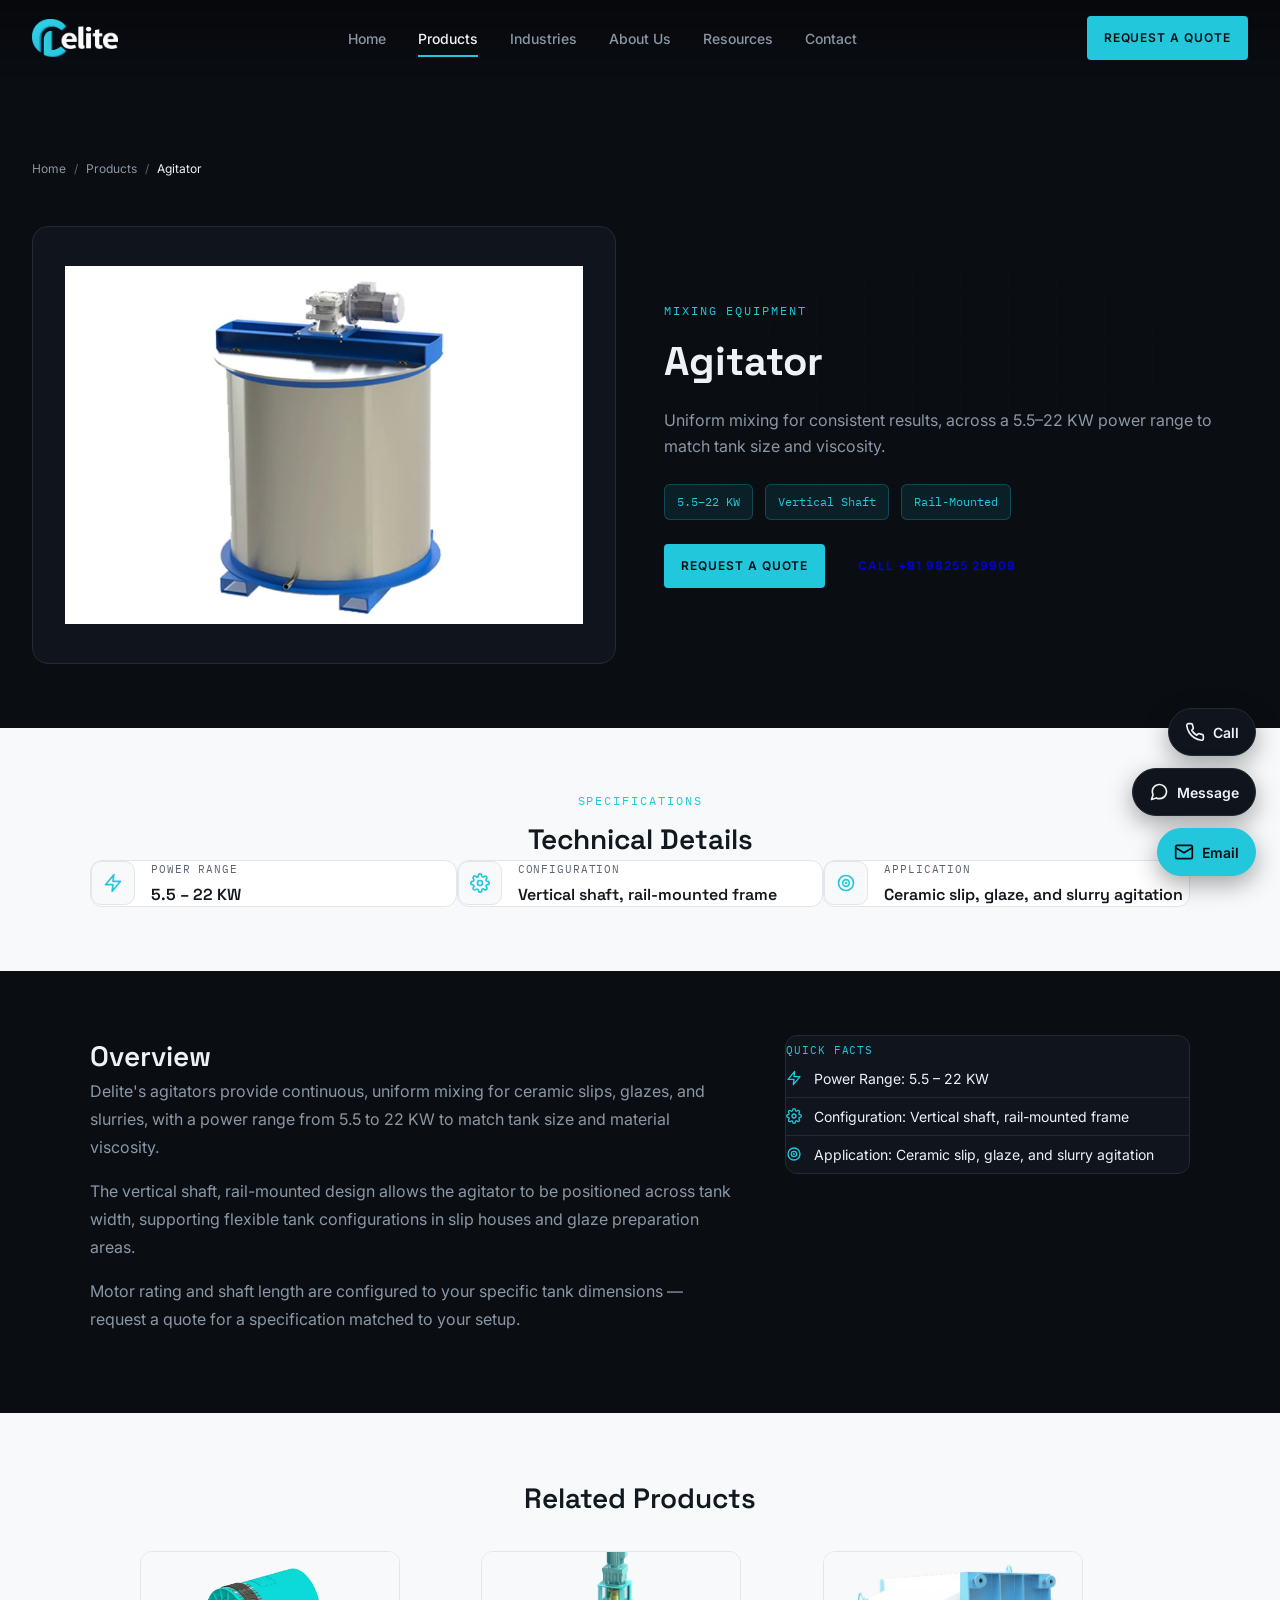
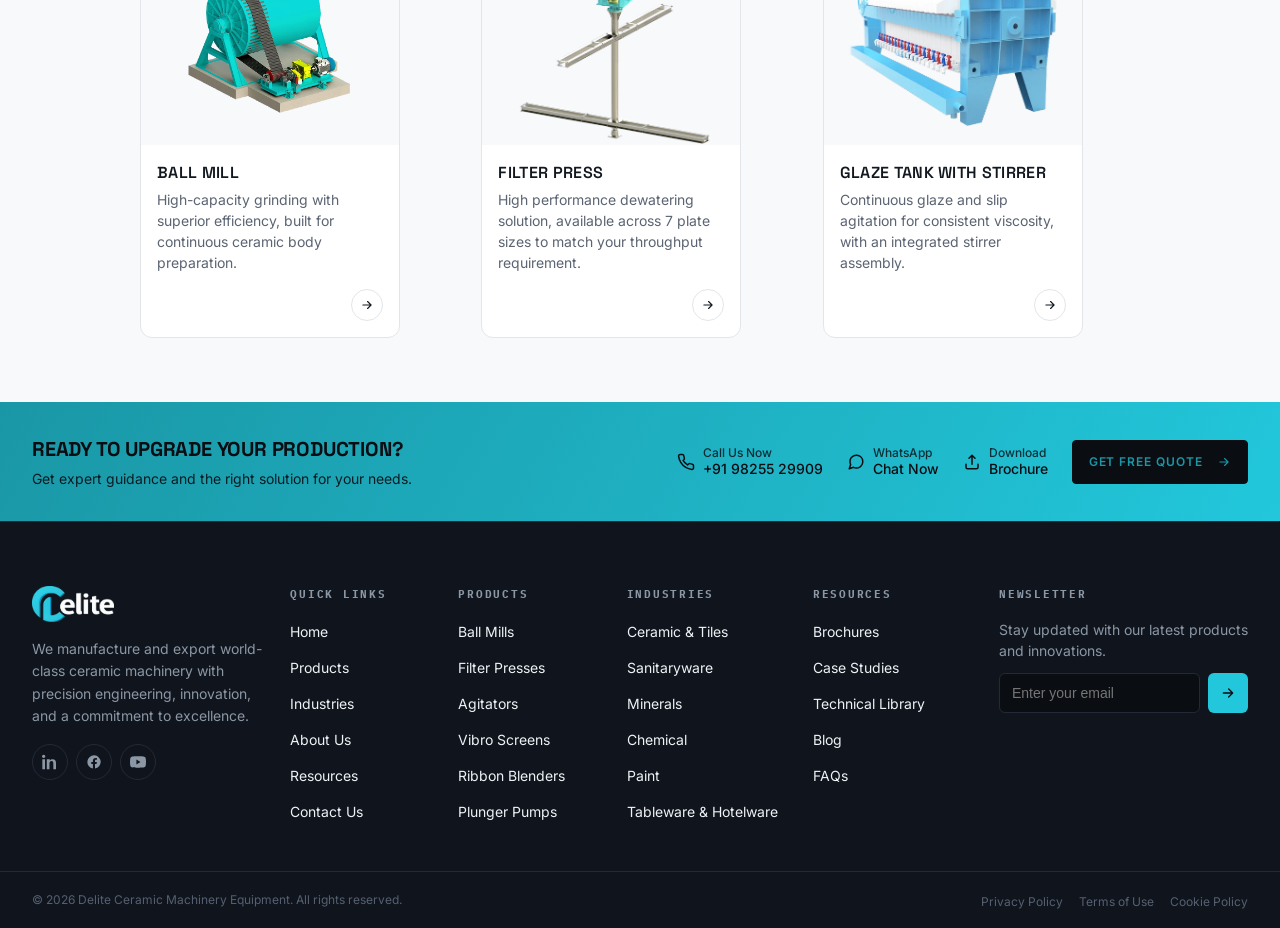
<file: v2/agitator.html>
<!DOCTYPE html>
<html lang="en">
<head>
  <meta charset="UTF-8" />
  <meta name="viewport" content="width=device-width, initial-scale=1.0" />

  <title>Agitator | Uniform Mixing Equipment — Delite Ceramic Machinery</title>
  <meta name="description" content="Delite agitators: 5.5-22 KW power range, vertical shaft mixers for ceramic slip and glaze. Manufactured in Ahmedabad, India." />
  <link rel="canonical" href="https://www.deliteceramicmachinery.com/agitator.html" />
  <link rel="icon" href="images/favicon.ico" sizes="any" />
  <link rel="icon" type="image/png" sizes="32x32" href="images/favicon-32x32.png" />
  <link rel="icon" type="image/png" sizes="16x16" href="images/favicon-16x16.png" />
  <link rel="apple-touch-icon" sizes="180x180" href="images/apple-touch-icon.png" />

  <meta property="og:type" content="website" />
  <meta property="og:site_name" content="Delite Ceramic Machinery" />
  <meta property="og:title" content="Agitator | Delite Ceramic Machinery" />
  <meta property="og:description" content="Delite agitators: 5.5-22 KW power range, vertical shaft mixers for ceramic slip and glaze. Manufactured in Ahmedabad, India." />
  <meta property="og:image" content="https://www.deliteceramicmachinery.com/images/card-agitator.png" />
  <meta property="og:url" content="https://www.deliteceramicmachinery.com/agitator.html" />
  <meta property="og:locale" content="en_IN" />

  <meta name="twitter:card" content="summary_large_image" />
  <meta name="twitter:title" content="Agitator | Delite Ceramic Machinery" />
  <meta name="twitter:description" content="Delite agitators: 5.5-22 KW power range, vertical shaft mixers for ceramic slip and glaze. Manufactured in Ahmedabad, India." />
  <meta name="twitter:image" content="https://www.deliteceramicmachinery.com/images/card-agitator.png" />

  <script type="application/ld+json">
  {
  "@context": "https://schema.org",
  "@type": "BreadcrumbList",
  "itemListElement": [
    {
      "@type": "ListItem",
      "position": 1,
      "name": "Home",
      "item": "https://www.deliteceramicmachinery.com/"
    },
    {
      "@type": "ListItem",
      "position": 2,
      "name": "Products",
      "item": "https://www.deliteceramicmachinery.com/products.html"
    },
    {
      "@type": "ListItem",
      "position": 3,
      "name": "Agitator",
      "item": "https://www.deliteceramicmachinery.com/agitator.html"
    }
  ]
}
  </script>
  <script type="application/ld+json">
  {
  "@context": "https://schema.org",
  "@type": "Product",
  "name": "Agitator",
  "description": "Uniform mixing for consistent results, across a 5.5\u201322 KW power range to match tank size and viscosity.",
  "image": "https://www.deliteceramicmachinery.com/images/card-agitator.png",
  "brand": {
    "@type": "Brand",
    "name": "Delite Ceramic Machinery"
  },
  "manufacturer": {
    "@type": "Organization",
    "name": "Delite Ceramic Machinery Equipment"
  }
}
  </script>

  <link rel="preconnect" href="https://fonts.googleapis.com" />
  <link rel="preconnect" href="https://fonts.gstatic.com" crossorigin />
  <link
    href="https://fonts.googleapis.com/css2?family=Space+Grotesk:wght@500;600;700&family=Inter:wght@400;500;600&family=IBM+Plex+Mono:wght@400;500&display=swap"
    rel="stylesheet"
  />

  <link rel="stylesheet" href="css/tokens.css" />
  <link rel="stylesheet" href="css/loading.css" />
  <link rel="stylesheet" href="css/navigation.css" />
  <link rel="stylesheet" href="css/product-detail.css" />
  <link rel="stylesheet" href="css/machines.css" />
  <link rel="stylesheet" href="css/cta-banner.css" />
  <link rel="stylesheet" href="css/footer.css" />
  <link rel="stylesheet" href="css/float-cta.css" />

  <noscript>
    <style>
      .loader { display: none !important; }
    </style>
  </noscript>
</head>
<body class="is-loading">
  <a class="skip-link" href="#main-content">Skip to main content</a>

  <div class="loader" data-loader aria-hidden="false">
    <div class="loader__gauge" aria-hidden="true">
      <svg viewBox="0 0 200 200">
        <g class="loader__ticks"></g>
        <circle class="loader__ring-track" cx="100" cy="100" r="90" />
        <circle class="loader__ring-fill" cx="100" cy="100" r="90" />
      </svg>
      <div class="loader__center">
        <span class="loader__percent">0</span>
        <img class="loader__logo" src="images/logo.webp" alt="" width="80" height="35" />
      </div>
    </div>
    <p class="loader__status" aria-hidden="true">
      Calibrating <span>experience</span>
    </p>
    <p class="sr-only" role="status" aria-live="polite" data-loader-status>
      Loading Delite, please wait.
    </p>
  </div>

  <header class="header" data-header>
    <a class="header__logo" href="index.html">
      <img src="images/logo.webp" alt="Delite Ceramic Machinery — Home" width="86" height="38" />
    </a>

    <nav class="nav" aria-label="Primary">
      <ul class="nav__list">
        <li><a class="nav__link" href="index.html">Home</a></li>
        <li><a class="nav__link" href="products.html" aria-current="page">Products</a></li>
        <li><a class="nav__link" href="industries.html">Industries</a></li>
        <li><a class="nav__link" href="about.html">About Us</a></li>
        <li><a class="nav__link" href="resources.html">Resources</a></li>
        <li><a class="nav__link" href="contact.html">Contact</a></li>
      </ul>
    </nav>

    <div class="header__actions">
      <a class="btn btn--primary header__cta" href="contact.html">Request a Quote</a>
      <button
        class="nav-toggle"
        type="button"
        data-nav-toggle
        aria-expanded="false"
        aria-controls="mobile-nav"
        aria-label="Open menu"
      >
        <span class="nav-toggle__icon"><span></span><span></span><span></span></span>
      </button>
    </div>
  </header>

  <div class="nav-scrim" data-nav-scrim></div>

  <nav class="mobile-nav" id="mobile-nav" data-mobile-nav aria-label="Mobile">
    <ul class="mobile-nav__list">
      <li><a class="mobile-nav__link" href="index.html">Home</a></li>
      <li><a class="mobile-nav__link" href="products.html" aria-current="page">Products</a></li>
      <li><a class="mobile-nav__link" href="industries.html">Industries</a></li>
      <li><a class="mobile-nav__link" href="about.html">About Us</a></li>
      <li><a class="mobile-nav__link" href="resources.html">Resources</a></li>
      <li><a class="mobile-nav__link" href="contact.html">Contact</a></li>
    </ul>
    <a class="btn btn--primary mobile-nav__cta" href="contact.html">Request a Quote</a>
  </nav>

  <main id="main-content">
    <nav class="breadcrumb-bar" aria-label="Breadcrumb">
      <ol class="breadcrumb-bar__list">
        <li><a href="index.html">Home</a></li>
        <li aria-hidden="true">/</li>
        <li><a href="products.html">Products</a></li>
        <li aria-hidden="true">/</li>
        <li aria-current="page">Agitator</li>
      </ol>
    </nav>

    <section class="product-hero" aria-labelledby="product-hero-heading">
      <div class="product-hero__inner">
        <div class="product-hero__visual">
          <picture>
            <source srcset="images/card-agitator.webp" type="image/webp" />
            <img src="images/card-agitator.png" alt="Delite industrial agitator" width="835" height="577" data-reveal />
          </picture>
        </div>
        <div>
          <span class="product-hero__kicker">Mixing Equipment</span>
          <h1 id="product-hero-heading" class="product-hero__title">Agitator</h1>
          <p class="product-hero__lead">Uniform mixing for consistent results, across a 5.5–22 KW power range to match tank size and viscosity.</p>
          <div class="product-hero__spec-row">
              <span class="product-hero__spec">5.5–22 KW</span>
              <span class="product-hero__spec">Vertical Shaft</span>
              <span class="product-hero__spec">Rail-Mounted</span>
          </div>
          <div class="product-hero__ctas">
            <a class="btn btn--primary" href="contact.html?product=Agitator">Request a Quote</a>
            <a class="btn btn--secondary" href="tel:+919825529909">Call +91 98255 29909</a>
          </div>
        </div>
      </div>
    </section>

    <section class="spec-section section--light" aria-labelledby="spec-heading">
      <div class="spec-section__header">
        <span class="spec-section__kicker">Specifications</span>
        <h2 id="spec-heading" class="spec-section__title">Technical Details</h2>
      </div>
        <div class="spec-grid">
          <div class="spec-card">
            <span class="spec-card__icon" aria-hidden="true"><svg viewBox="0 0 24 24" fill="none" stroke="currentColor" stroke-width="2" stroke-linecap="round" stroke-linejoin="round"><path d="M13 2 3 14h9l-1 8 10-12h-9l1-8z"/></svg></span>
            <span>
              <span class="spec-card__label">Power Range</span>
              <span class="spec-card__value">5.5 – 22 KW</span>
            </span>
          </div>
          <div class="spec-card">
            <span class="spec-card__icon" aria-hidden="true"><svg viewBox="0 0 24 24" fill="none" stroke="currentColor" stroke-width="2" stroke-linecap="round" stroke-linejoin="round"><circle cx="12" cy="12" r="3"/><path d="M19.4 15a1.65 1.65 0 0 0 .33 1.82l.06.06a2 2 0 1 1-2.83 2.83l-.06-.06a1.65 1.65 0 0 0-1.82-.33 1.65 1.65 0 0 0-1 1.51V21a2 2 0 0 1-4 0v-.09A1.65 1.65 0 0 0 9 19.4a1.65 1.65 0 0 0-1.82.33l-.06.06a2 2 0 1 1-2.83-2.83l.06-.06a1.65 1.65 0 0 0 .33-1.82 1.65 1.65 0 0 0-1.51-1H3a2 2 0 0 1 0-4h.09A1.65 1.65 0 0 0 4.6 9a1.65 1.65 0 0 0-.33-1.82l-.06-.06a2 2 0 1 1 2.83-2.83l.06.06a1.65 1.65 0 0 0 1.82.33H9a1.65 1.65 0 0 0 1-1.51V3a2 2 0 0 1 4 0v.09a1.65 1.65 0 0 0 1 1.51 1.65 1.65 0 0 0 1.82-.33l.06-.06a2 2 0 1 1 2.83 2.83l-.06.06a1.65 1.65 0 0 0-.33 1.82V9a1.65 1.65 0 0 0 1.51 1H21a2 2 0 0 1 0 4h-.09a1.65 1.65 0 0 0-1.51 1z"/></svg></span>
            <span>
              <span class="spec-card__label">Configuration</span>
              <span class="spec-card__value">Vertical shaft, rail-mounted frame</span>
            </span>
          </div>
          <div class="spec-card">
            <span class="spec-card__icon" aria-hidden="true"><svg viewBox="0 0 24 24" fill="none" stroke="currentColor" stroke-width="2" stroke-linecap="round" stroke-linejoin="round"><circle cx="12" cy="12" r="9"/><circle cx="12" cy="12" r="4"/><circle cx="12" cy="12" r="0.5" fill="currentColor"/></svg></span>
            <span>
              <span class="spec-card__label">Application</span>
              <span class="spec-card__value">Ceramic slip, glaze, and slurry agitation</span>
            </span>
          </div>
        </div>
    </section>

    <section class="product-overview" aria-labelledby="overview-heading">
      <div class="product-overview__inner">
        <div class="product-overview__body">
          <h2 id="overview-heading" class="product-overview__title">Overview</h2>
          <p>Delite's agitators provide continuous, uniform mixing for ceramic slips, glazes, and slurries, with a power range from 5.5 to 22 KW to match tank size and material viscosity.</p>
          <p>The vertical shaft, rail-mounted design allows the agitator to be positioned across tank width, supporting flexible tank configurations in slip houses and glaze preparation areas.</p>
          <p>Motor rating and shaft length are configured to your specific tank dimensions — request a quote for a specification matched to your setup.</p>
        </div>
        <aside class="product-overview__sidebar">
          <div class="overview-card">
            <span class="overview-card__title">Quick Facts</span>
          <div class="overview-card__row">
            <svg viewBox="0 0 24 24" fill="none" stroke="currentColor" stroke-width="2" stroke-linecap="round" stroke-linejoin="round"><path d="M13 2 3 14h9l-1 8 10-12h-9l1-8z"/></svg>
            <span>Power Range: 5.5 – 22 KW</span>
          </div>
          <div class="overview-card__row">
            <svg viewBox="0 0 24 24" fill="none" stroke="currentColor" stroke-width="2" stroke-linecap="round" stroke-linejoin="round"><circle cx="12" cy="12" r="3"/><path d="M19.4 15a1.65 1.65 0 0 0 .33 1.82l.06.06a2 2 0 1 1-2.83 2.83l-.06-.06a1.65 1.65 0 0 0-1.82-.33 1.65 1.65 0 0 0-1 1.51V21a2 2 0 0 1-4 0v-.09A1.65 1.65 0 0 0 9 19.4a1.65 1.65 0 0 0-1.82.33l-.06.06a2 2 0 1 1-2.83-2.83l.06-.06a1.65 1.65 0 0 0 .33-1.82 1.65 1.65 0 0 0-1.51-1H3a2 2 0 0 1 0-4h.09A1.65 1.65 0 0 0 4.6 9a1.65 1.65 0 0 0-.33-1.82l-.06-.06a2 2 0 1 1 2.83-2.83l.06.06a1.65 1.65 0 0 0 1.82.33H9a1.65 1.65 0 0 0 1-1.51V3a2 2 0 0 1 4 0v.09a1.65 1.65 0 0 0 1 1.51 1.65 1.65 0 0 0 1.82-.33l.06-.06a2 2 0 1 1 2.83 2.83l-.06.06a1.65 1.65 0 0 0-.33 1.82V9a1.65 1.65 0 0 0 1.51 1H21a2 2 0 0 1 0 4h-.09a1.65 1.65 0 0 0-1.51 1z"/></svg>
            <span>Configuration: Vertical shaft, rail-mounted frame</span>
          </div>
          <div class="overview-card__row">
            <svg viewBox="0 0 24 24" fill="none" stroke="currentColor" stroke-width="2" stroke-linecap="round" stroke-linejoin="round"><circle cx="12" cy="12" r="9"/><circle cx="12" cy="12" r="4"/><circle cx="12" cy="12" r="0.5" fill="currentColor"/></svg>
            <span>Application: Ceramic slip, glaze, and slurry agitation</span>
          </div>
          </div>
        </aside>
      </div>
    </section>

    <section class="related-products section--light" aria-labelledby="related-heading">
      <h2 id="related-heading" class="related-products__title">Related Products</h2>
      <div class="related-products__grid">
        <a class="machine-card" href="ball-mill.html">
          <div class="machine-card__image-wrap">
            <picture>
              <source srcset="images/hero-ballmill.webp" type="image/webp" />
              <img src="images/hero-ballmill.png" alt="Delite industrial ball mill" width="811" height="582" loading="lazy" />
            </picture>
          </div>
          <div class="machine-card__body">
            <span class="machine-card__name">Ball Mill</span>
            <p class="machine-card__tagline">High-capacity grinding with superior efficiency, built for continuous ceramic body preparation.</p>
            <span class="machine-card__arrow" aria-hidden="true">
              <svg viewBox="0 0 24 24" fill="none" stroke="currentColor" stroke-width="2" stroke-linecap="round" stroke-linejoin="round"><path d="M5 12h14M13 6l6 6-6 6"/></svg>
            </span>
          </div>
        </a>
        <a class="machine-card" href="filter-press.html">
          <div class="machine-card__image-wrap">
            <picture>
              <source srcset="images/hero-filterpress.webp" type="image/webp" />
              <img src="images/hero-filterpress.png" alt="Delite filter press" width="477" height="477" loading="lazy" />
            </picture>
          </div>
          <div class="machine-card__body">
            <span class="machine-card__name">Filter Press</span>
            <p class="machine-card__tagline">High performance dewatering solution, available across 7 plate sizes to match your throughput requirement.</p>
            <span class="machine-card__arrow" aria-hidden="true">
              <svg viewBox="0 0 24 24" fill="none" stroke="currentColor" stroke-width="2" stroke-linecap="round" stroke-linejoin="round"><path d="M5 12h14M13 6l6 6-6 6"/></svg>
            </span>
          </div>
        </a>
        <a class="machine-card" href="glaze-tank.html">
          <div class="machine-card__image-wrap">
            <picture>
              <source srcset="images/glaze-tank.webp" type="image/webp" />
              <img src="images/glaze-tank.png" alt="Delite glaze tank with stirrer" width="477" height="477" loading="lazy" />
            </picture>
          </div>
          <div class="machine-card__body">
            <span class="machine-card__name">Glaze Tank with Stirrer</span>
            <p class="machine-card__tagline">Continuous glaze and slip agitation for consistent viscosity, with an integrated stirrer assembly.</p>
            <span class="machine-card__arrow" aria-hidden="true">
              <svg viewBox="0 0 24 24" fill="none" stroke="currentColor" stroke-width="2" stroke-linecap="round" stroke-linejoin="round"><path d="M5 12h14M13 6l6 6-6 6"/></svg>
            </span>
          </div>
        </a>
      </div>
    </section>

    <section class="cta-banner" aria-labelledby="cta-banner-heading">
      <div class="cta-banner__inner">
        <div class="cta-banner__text">
          <h2 id="cta-banner-heading" class="cta-banner__title">Ready to Upgrade Your Production?</h2>
          <p class="cta-banner__subtext">Get expert guidance and the right solution for your needs.</p>
        </div>
        <div class="cta-banner__actions">
          <a class="cta-banner__quick" href="tel:+919825529909">
            <svg viewBox="0 0 24 24" fill="none" stroke="currentColor" stroke-width="2" stroke-linecap="round" stroke-linejoin="round"><path d="M22 16.92v3a2 2 0 0 1-2.18 2 19.79 19.79 0 0 1-8.63-3.07 19.5 19.5 0 0 1-6-6 19.79 19.79 0 0 1-3.07-8.67A2 2 0 0 1 4.11 2h3a2 2 0 0 1 2 1.72c.127.96.361 1.903.7 2.81a2 2 0 0 1-.45 2.11L8.09 9.91a16 16 0 0 0 6 6l1.27-1.27a2 2 0 0 1 2.11-.45c.907.339 1.85.573 2.81.7A2 2 0 0 1 22 16.92z"/></svg>
            <span class="cta-banner__quick-label"><small>Call Us Now</small>+91 98255 29909</span>
          </a>
          <a class="cta-banner__quick" href="https://wa.me/919825529909" target="_blank" rel="noopener">
            <svg viewBox="0 0 24 24" fill="none" stroke="currentColor" stroke-width="2" stroke-linecap="round" stroke-linejoin="round"><path d="M21 11.5a8.38 8.38 0 0 1-.9 3.8 8.5 8.5 0 0 1-7.6 4.7 8.38 8.38 0 0 1-3.8-.9L3 21l1.9-5.7a8.38 8.38 0 0 1-.9-3.8 8.5 8.5 0 0 1 4.7-7.6 8.38 8.38 0 0 1 3.8-.9h.5a8.48 8.48 0 0 1 8 8v.5z"/></svg>
            <span class="cta-banner__quick-label"><small>WhatsApp</small>Chat Now</span>
          </a>
          <a class="cta-banner__quick" href="contact.html">
            <svg viewBox="0 0 24 24" fill="none" stroke="currentColor" stroke-width="2" stroke-linecap="round" stroke-linejoin="round"><path d="M12 15V3M8 7l4-4 4 4"/><path d="M4 15v4a2 2 0 0 0 2 2h12a2 2 0 0 0 2-2v-4"/></svg>
            <span class="cta-banner__quick-label"><small>Download</small>Brochure</span>
          </a>
          <a class="btn" href="contact.html">
            Get Free Quote
            <svg viewBox="0 0 24 24" width="14" height="14" fill="none" stroke="currentColor" stroke-width="2" stroke-linecap="round" stroke-linejoin="round" style="margin-left:6px;"><path d="M5 12h14M13 6l6 6-6 6"/></svg>
          </a>
        </div>
      </div>
    </section>

  </main>

  <footer class="footer">
    <div class="footer__top">
      <div class="footer__brand">
        <a class="footer__logo" href="index.html" aria-label="Delite Ceramic Machinery — Home">
          <img src="images/logo.webp" alt="Delite Ceramic Machinery" width="82" height="36" />
        </a>
        <p class="footer__tagline">
          We manufacture and export world-class ceramic machinery with
          precision engineering, innovation, and a commitment to
          excellence.
        </p>
        <div class="footer__socials">
          <a class="footer__social" href="#" aria-label="Delite on LinkedIn (link pending)">
            <svg viewBox="0 0 24 24" fill="currentColor"><path d="M4.98 3.5C4.98 4.88 3.87 6 2.5 6S0 4.88 0 3.5 1.12 1 2.5 1s2.48 1.12 2.48 2.5zM.5 8h4V23h-4V8zm7.5 0h3.8v2.05h.05c.53-1 1.83-2.05 3.77-2.05C19.7 8 21 10.15 21 14.05V23h-4v-8.2c0-1.95-.03-4.45-2.7-4.45-2.7 0-3.1 2.1-3.1 4.3V23h-4V8z"/></svg>
          </a>
          <a class="footer__social" href="#" aria-label="Delite on Facebook (link pending)">
            <svg viewBox="0 0 24 24" fill="currentColor"><path d="M22 12a10 10 0 1 0-11.6 9.9v-7H7.9V12h2.5V9.8c0-2.5 1.5-3.9 3.8-3.9 1.1 0 2.2.2 2.2.2v2.4h-1.3c-1.2 0-1.6.8-1.6 1.6V12h2.8l-.4 2.9h-2.4v7A10 10 0 0 0 22 12z"/></svg>
          </a>
          <a class="footer__social" href="#" aria-label="Delite on YouTube (link pending)">
            <svg viewBox="0 0 24 24" fill="currentColor"><path d="M23.5 6.2a3 3 0 0 0-2.1-2.1C19.5 3.5 12 3.5 12 3.5s-7.5 0-9.4.6A3 3 0 0 0 .5 6.2 31 31 0 0 0 0 12a31 31 0 0 0 .5 5.8 3 3 0 0 0 2.1 2.1c1.9.6 9.4.6 9.4.6s7.5 0 9.4-.6a3 3 0 0 0 2.1-2.1A31 31 0 0 0 24 12a31 31 0 0 0-.5-5.8zM9.6 15.6V8.4L15.8 12z"/></svg>
          </a>
        </div>
      </div>

      <nav aria-label="Footer quick links">
        <h2 class="footer__heading">Quick Links</h2>
        <ul class="footer__list">
          <li><a class="footer__link" href="index.html">Home</a></li>
          <li><a class="footer__link" href="products.html">Products</a></li>
          <li><a class="footer__link" href="industries.html">Industries</a></li>
          <li><a class="footer__link" href="about.html">About Us</a></li>
          <li><a class="footer__link" href="resources.html">Resources</a></li>
          <li><a class="footer__link" href="contact.html">Contact Us</a></li>
        </ul>
      </nav>

      <nav aria-label="Footer products">
        <h2 class="footer__heading">Products</h2>
        <ul class="footer__list">
          <li><a class="footer__link" href="ball-mill.html">Ball Mills</a></li>
          <li><a class="footer__link" href="filter-press.html">Filter Presses</a></li>
          <li><a class="footer__link" href="agitator.html">Agitators</a></li>
          <li><a class="footer__link" href="products.html#vibro-screen">Vibro Screens</a></li>
          <li><a class="footer__link" href="products.html#ribbon-blender">Ribbon Blenders</a></li>
          <li><a class="footer__link" href="products.html#plunger-pumps">Plunger Pumps</a></li>
        </ul>
      </nav>

      <nav aria-label="Footer industries">
        <h2 class="footer__heading">Industries</h2>
        <ul class="footer__list">
          <li><a class="footer__link" href="industries.html#ceramic">Ceramic &amp; Tiles</a></li>
          <li><a class="footer__link" href="industries.html#sanitaryware">Sanitaryware</a></li>
          <li><a class="footer__link" href="industries.html#minerals">Minerals</a></li>
          <li><a class="footer__link" href="industries.html#chemical">Chemical</a></li>
          <li><a class="footer__link" href="industries.html#paint">Paint</a></li>
          <li><a class="footer__link" href="industries.html#tableware">Tableware &amp; Hotelware</a></li>
        </ul>
      </nav>

      <nav aria-label="Footer resources">
        <h2 class="footer__heading">Resources</h2>
        <ul class="footer__list">
          <li><a class="footer__link" href="resources.html#brochures">Brochures</a></li>
          <li><a class="footer__link" href="resources.html#case-studies">Case Studies</a></li>
          <li><a class="footer__link" href="resources.html#technical-library">Technical Library</a></li>
          <li><a class="footer__link" href="blog.html">Blog</a></li>
          <li><a class="footer__link" href="resources.html#faqs">FAQs</a></li>
        </ul>
      </nav>

      <div>
        <h2 class="footer__heading">Newsletter</h2>
        <p class="footer__newsletter-copy">Stay updated with our latest products and innovations.</p>
        <!--
          No real newsletter/email service connected yet (Mailchimp,
          etc.) — see footer.js. Rather than fake a silent success,
          it tells the visitor honestly that signup isn't wired up.
        -->
        <form class="footer__newsletter" data-newsletter-form novalidate>
          <label class="sr-only" for="newsletter-email">Email address</label>
          <input type="email" id="newsletter-email" name="email" placeholder="Enter your email" required autocomplete="email" />
          <button type="submit" aria-label="Subscribe to newsletter">
            <svg viewBox="0 0 24 24" fill="none" stroke="currentColor" stroke-width="2" stroke-linecap="round" stroke-linejoin="round"><path d="M5 12h14M13 6l6 6-6 6"/></svg>
          </button>
        </form>
        <p class="footer__form-status" data-newsletter-status role="status" aria-live="polite"></p>
      </div>
    </div>

    <div class="footer__bottom">
      <div class="footer__bottom-inner">
        <p class="footer__copyright">
          © <span data-footer-year>2026</span> Delite Ceramic Machinery Equipment. All rights reserved.
        </p>
        <ul class="footer__legal">
          <li><a href="privacy.html">Privacy Policy</a></li>
          <li><a href="terms.html">Terms of Use</a></li>
          <li><a href="cookies.html">Cookie Policy</a></li>
        </ul>
      </div>
    </div>
  </footer>

  <!-- ==========================================================
       FLOATING CONTACT CTA — sitewide, present on every page.
       All 3 real, verified contact channels, one click away (no
       expand step) per directive. "Message" = WhatsApp click-to-
       chat, the practical default channel for B2B inquiries in
       this market — flag if you'd rather this be SMS or live chat.
       ========================================================== -->
  <div class="float-cta" aria-label="Quick contact">
    <a class="float-cta__action" href="tel:+919825529909" aria-label="Call Delite Ceramic Machinery">
      <span class="float-cta__icon" aria-hidden="true">
        <svg viewBox="0 0 24 24" fill="none" stroke="currentColor" stroke-width="2" stroke-linecap="round" stroke-linejoin="round"><path d="M22 16.92v3a2 2 0 0 1-2.18 2 19.79 19.79 0 0 1-8.63-3.07 19.5 19.5 0 0 1-6-6 19.79 19.79 0 0 1-3.07-8.67A2 2 0 0 1 4.11 2h3a2 2 0 0 1 2 1.72c.127.96.361 1.903.7 2.81a2 2 0 0 1-.45 2.11L8.09 9.91a16 16 0 0 0 6 6l1.27-1.27a2 2 0 0 1 2.11-.45c.907.339 1.85.573 2.81.7A2 2 0 0 1 22 16.92z" /></svg>
      </span>
      <span class="float-cta__label">Call</span>
    </a>
    <a class="float-cta__action" href="https://wa.me/919825529909" target="_blank" rel="noopener" aria-label="Message Delite Ceramic Machinery on WhatsApp (opens in a new tab)">
      <span class="float-cta__icon" aria-hidden="true">
        <svg viewBox="0 0 24 24" fill="none" stroke="currentColor" stroke-width="2" stroke-linecap="round" stroke-linejoin="round"><path d="M21 11.5a8.38 8.38 0 0 1-.9 3.8 8.5 8.5 0 0 1-7.6 4.7 8.38 8.38 0 0 1-3.8-.9L3 21l1.9-5.7a8.38 8.38 0 0 1-.9-3.8 8.5 8.5 0 0 1 4.7-7.6 8.38 8.38 0 0 1 3.8-.9h.5a8.48 8.48 0 0 1 8 8v.5z" /></svg>
      </span>
      <span class="float-cta__label">Message</span>
    </a>
    <a class="float-cta__action float-cta__action--primary" href="mailto:info@deliteceramicmachinery.com" aria-label="Email Delite Ceramic Machinery">
      <span class="float-cta__icon" aria-hidden="true">
        <svg viewBox="0 0 24 24" fill="none" stroke="currentColor" stroke-width="2" stroke-linecap="round" stroke-linejoin="round"><rect x="2" y="4" width="20" height="16" rx="2" /><path d="m22 7-10 6L2 7" /></svg>
      </span>
      <span class="float-cta__label">Email</span>
    </a>
  </div>


  <script src="js/loading.js"></script>
  <script src="js/navigation.js"></script>
  <script src="js/footer.js"></script>
  <script src="js/img-reveal.js"></script>
</body>
</html>
</file>
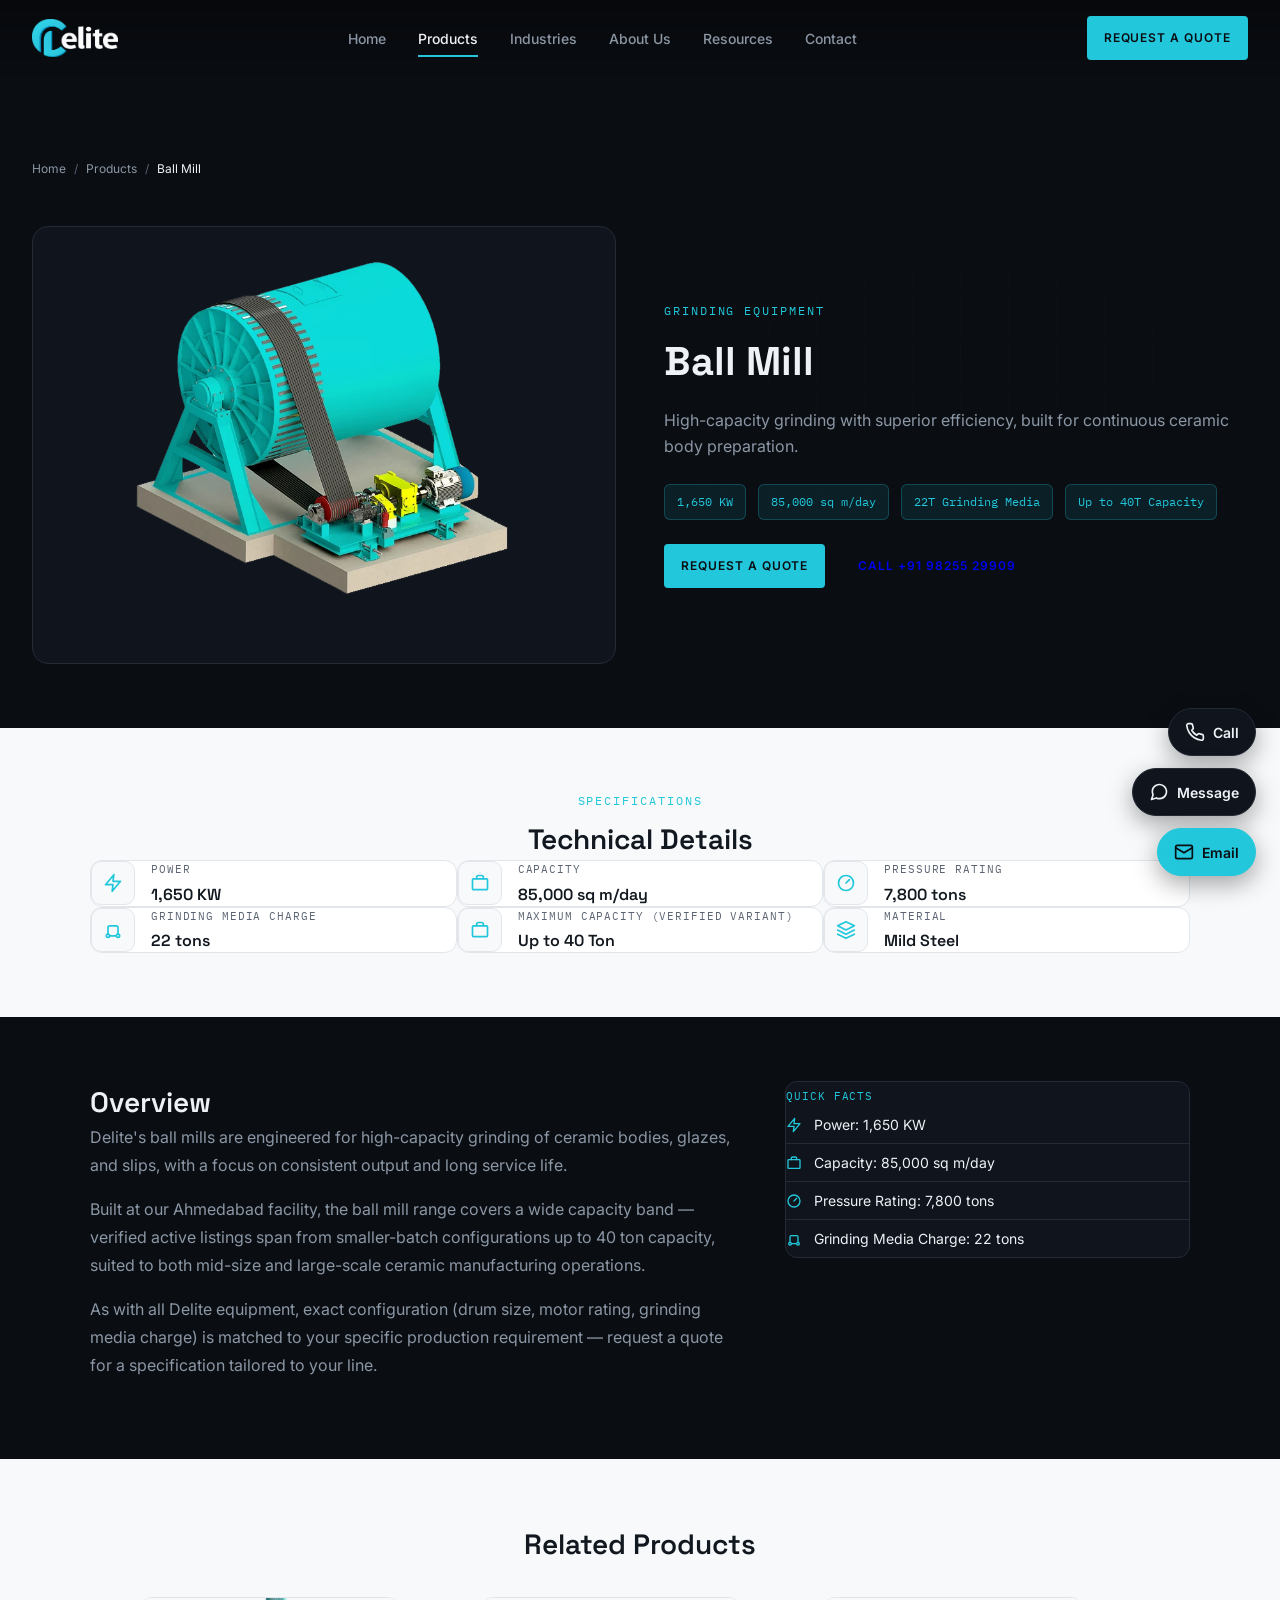
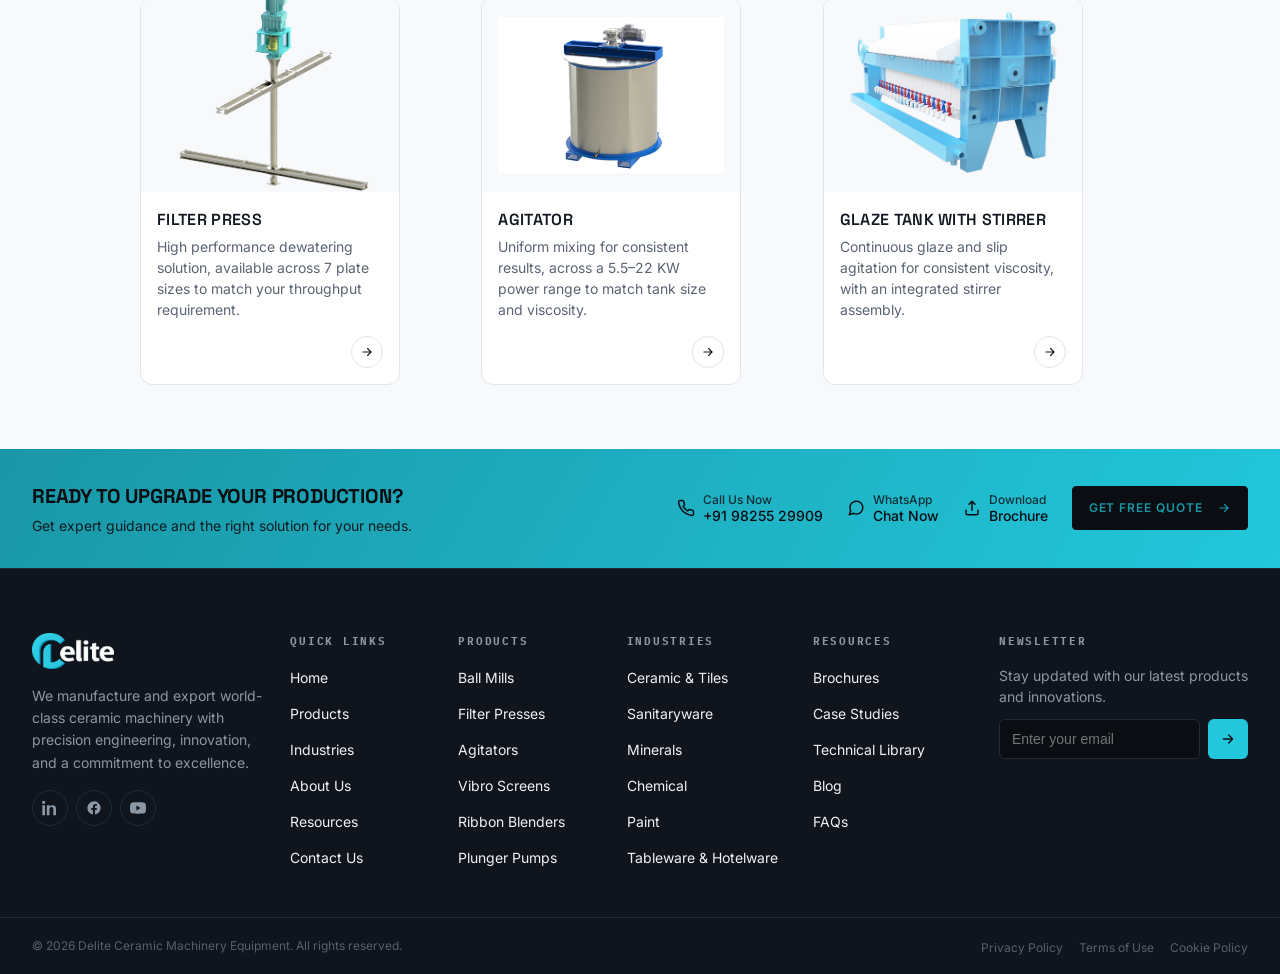
<file: v2/ball-mill.html>
<!DOCTYPE html>
<html lang="en">
<head>
  <meta charset="UTF-8" />
  <meta name="viewport" content="width=device-width, initial-scale=1.0" />

  <title>Ball Mill | High-Capacity Grinding — Delite Ceramic Machinery</title>
  <meta name="description" content="Delite ball mills: up to 40T capacity, 1,650 KW power, 85,000 sq m/day. Manufactured in Ahmedabad, India." />
  <link rel="canonical" href="https://www.deliteceramicmachinery.com/ball-mill.html" />
  <link rel="icon" href="images/favicon.ico" sizes="any" />
  <link rel="icon" type="image/png" sizes="32x32" href="images/favicon-32x32.png" />
  <link rel="icon" type="image/png" sizes="16x16" href="images/favicon-16x16.png" />
  <link rel="apple-touch-icon" sizes="180x180" href="images/apple-touch-icon.png" />

  <meta property="og:type" content="website" />
  <meta property="og:site_name" content="Delite Ceramic Machinery" />
  <meta property="og:title" content="Ball Mill | Delite Ceramic Machinery" />
  <meta property="og:description" content="Delite ball mills: up to 40T capacity, 1,650 KW power, 85,000 sq m/day. Manufactured in Ahmedabad, India." />
  <meta property="og:image" content="https://www.deliteceramicmachinery.com/images/hero-ballmill.png" />
  <meta property="og:url" content="https://www.deliteceramicmachinery.com/ball-mill.html" />
  <meta property="og:locale" content="en_IN" />

  <meta name="twitter:card" content="summary_large_image" />
  <meta name="twitter:title" content="Ball Mill | Delite Ceramic Machinery" />
  <meta name="twitter:description" content="Delite ball mills: up to 40T capacity, 1,650 KW power, 85,000 sq m/day. Manufactured in Ahmedabad, India." />
  <meta name="twitter:image" content="https://www.deliteceramicmachinery.com/images/hero-ballmill.png" />

  <script type="application/ld+json">
  {
  "@context": "https://schema.org",
  "@type": "BreadcrumbList",
  "itemListElement": [
    {
      "@type": "ListItem",
      "position": 1,
      "name": "Home",
      "item": "https://www.deliteceramicmachinery.com/"
    },
    {
      "@type": "ListItem",
      "position": 2,
      "name": "Products",
      "item": "https://www.deliteceramicmachinery.com/products.html"
    },
    {
      "@type": "ListItem",
      "position": 3,
      "name": "Ball Mill",
      "item": "https://www.deliteceramicmachinery.com/ball-mill.html"
    }
  ]
}
  </script>
  <script type="application/ld+json">
  {
  "@context": "https://schema.org",
  "@type": "Product",
  "name": "Ball Mill",
  "description": "High-capacity grinding with superior efficiency, built for continuous ceramic body preparation.",
  "image": "https://www.deliteceramicmachinery.com/images/hero-ballmill.png",
  "brand": {
    "@type": "Brand",
    "name": "Delite Ceramic Machinery"
  },
  "manufacturer": {
    "@type": "Organization",
    "name": "Delite Ceramic Machinery Equipment"
  }
}
  </script>

  <link rel="preconnect" href="https://fonts.googleapis.com" />
  <link rel="preconnect" href="https://fonts.gstatic.com" crossorigin />
  <link
    href="https://fonts.googleapis.com/css2?family=Space+Grotesk:wght@500;600;700&family=Inter:wght@400;500;600&family=IBM+Plex+Mono:wght@400;500&display=swap"
    rel="stylesheet"
  />

  <link rel="stylesheet" href="css/tokens.css" />
  <link rel="stylesheet" href="css/loading.css" />
  <link rel="stylesheet" href="css/navigation.css" />
  <link rel="stylesheet" href="css/product-detail.css" />
  <link rel="stylesheet" href="css/machines.css" />
  <link rel="stylesheet" href="css/cta-banner.css" />
  <link rel="stylesheet" href="css/footer.css" />
  <link rel="stylesheet" href="css/float-cta.css" />

  <noscript>
    <style>
      .loader { display: none !important; }
    </style>
  </noscript>
</head>
<body class="is-loading">
  <a class="skip-link" href="#main-content">Skip to main content</a>

  <div class="loader" data-loader aria-hidden="false">
    <div class="loader__gauge" aria-hidden="true">
      <svg viewBox="0 0 200 200">
        <g class="loader__ticks"></g>
        <circle class="loader__ring-track" cx="100" cy="100" r="90" />
        <circle class="loader__ring-fill" cx="100" cy="100" r="90" />
      </svg>
      <div class="loader__center">
        <span class="loader__percent">0</span>
        <img class="loader__logo" src="images/logo.webp" alt="" width="80" height="35" />
      </div>
    </div>
    <p class="loader__status" aria-hidden="true">
      Calibrating <span>experience</span>
    </p>
    <p class="sr-only" role="status" aria-live="polite" data-loader-status>
      Loading Delite, please wait.
    </p>
  </div>

  <header class="header" data-header>
    <a class="header__logo" href="index.html">
      <img src="images/logo.webp" alt="Delite Ceramic Machinery — Home" width="86" height="38" />
    </a>

    <nav class="nav" aria-label="Primary">
      <ul class="nav__list">
        <li><a class="nav__link" href="index.html">Home</a></li>
        <li><a class="nav__link" href="products.html" aria-current="page">Products</a></li>
        <li><a class="nav__link" href="industries.html">Industries</a></li>
        <li><a class="nav__link" href="about.html">About Us</a></li>
        <li><a class="nav__link" href="resources.html">Resources</a></li>
        <li><a class="nav__link" href="contact.html">Contact</a></li>
      </ul>
    </nav>

    <div class="header__actions">
      <a class="btn btn--primary header__cta" href="contact.html">Request a Quote</a>
      <button
        class="nav-toggle"
        type="button"
        data-nav-toggle
        aria-expanded="false"
        aria-controls="mobile-nav"
        aria-label="Open menu"
      >
        <span class="nav-toggle__icon"><span></span><span></span><span></span></span>
      </button>
    </div>
  </header>

  <div class="nav-scrim" data-nav-scrim></div>

  <nav class="mobile-nav" id="mobile-nav" data-mobile-nav aria-label="Mobile">
    <ul class="mobile-nav__list">
      <li><a class="mobile-nav__link" href="index.html">Home</a></li>
      <li><a class="mobile-nav__link" href="products.html" aria-current="page">Products</a></li>
      <li><a class="mobile-nav__link" href="industries.html">Industries</a></li>
      <li><a class="mobile-nav__link" href="about.html">About Us</a></li>
      <li><a class="mobile-nav__link" href="resources.html">Resources</a></li>
      <li><a class="mobile-nav__link" href="contact.html">Contact</a></li>
    </ul>
    <a class="btn btn--primary mobile-nav__cta" href="contact.html">Request a Quote</a>
  </nav>

  <main id="main-content">
    <nav class="breadcrumb-bar" aria-label="Breadcrumb">
      <ol class="breadcrumb-bar__list">
        <li><a href="index.html">Home</a></li>
        <li aria-hidden="true">/</li>
        <li><a href="products.html">Products</a></li>
        <li aria-hidden="true">/</li>
        <li aria-current="page">Ball Mill</li>
      </ol>
    </nav>

    <section class="product-hero" aria-labelledby="product-hero-heading">
      <div class="product-hero__inner">
        <div class="product-hero__visual">
          <picture>
            <source srcset="images/hero-ballmill.webp" type="image/webp" />
            <img src="images/hero-ballmill.png" alt="Delite industrial ball mill" width="811" height="582" data-reveal />
          </picture>
        </div>
        <div>
          <span class="product-hero__kicker">Grinding Equipment</span>
          <h1 id="product-hero-heading" class="product-hero__title">Ball Mill</h1>
          <p class="product-hero__lead">High-capacity grinding with superior efficiency, built for continuous ceramic body preparation.</p>
          <div class="product-hero__spec-row">
              <span class="product-hero__spec">1,650 KW</span>
              <span class="product-hero__spec">85,000 sq m/day</span>
              <span class="product-hero__spec">22T Grinding Media</span>
              <span class="product-hero__spec">Up to 40T Capacity</span>
          </div>
          <div class="product-hero__ctas">
            <a class="btn btn--primary" href="contact.html?product=Ball+Mill">Request a Quote</a>
            <a class="btn btn--secondary" href="tel:+919825529909">Call +91 98255 29909</a>
          </div>
        </div>
      </div>
    </section>

    <section class="spec-section section--light" aria-labelledby="spec-heading">
      <div class="spec-section__header">
        <span class="spec-section__kicker">Specifications</span>
        <h2 id="spec-heading" class="spec-section__title">Technical Details</h2>
      </div>
        <div class="spec-grid">
          <div class="spec-card">
            <span class="spec-card__icon" aria-hidden="true"><svg viewBox="0 0 24 24" fill="none" stroke="currentColor" stroke-width="2" stroke-linecap="round" stroke-linejoin="round"><path d="M13 2 3 14h9l-1 8 10-12h-9l1-8z"/></svg></span>
            <span>
              <span class="spec-card__label">Power</span>
              <span class="spec-card__value">1,650 KW</span>
            </span>
          </div>
          <div class="spec-card">
            <span class="spec-card__icon" aria-hidden="true"><svg viewBox="0 0 24 24" fill="none" stroke="currentColor" stroke-width="2" stroke-linecap="round" stroke-linejoin="round"><rect x="3" y="7" width="18" height="13" rx="1"/><path d="M8 7V5a2 2 0 0 1 2-2h4a2 2 0 0 1 2 2v2"/></svg></span>
            <span>
              <span class="spec-card__label">Capacity</span>
              <span class="spec-card__value">85,000 sq m/day</span>
            </span>
          </div>
          <div class="spec-card">
            <span class="spec-card__icon" aria-hidden="true"><svg viewBox="0 0 24 24" fill="none" stroke="currentColor" stroke-width="2" stroke-linecap="round" stroke-linejoin="round"><circle cx="12" cy="12" r="9"/><path d="M12 12 16 8"/></svg></span>
            <span>
              <span class="spec-card__label">Pressure Rating</span>
              <span class="spec-card__value">7,800 tons</span>
            </span>
          </div>
          <div class="spec-card">
            <span class="spec-card__icon" aria-hidden="true"><svg viewBox="0 0 24 24" fill="none" stroke="currentColor" stroke-width="2" stroke-linecap="round" stroke-linejoin="round"><circle cx="6" cy="19" r="2"/><circle cx="18" cy="19" r="2"/><path d="M8 19h8M6 17V9a2 2 0 0 1 2-2h8a2 2 0 0 1 2 2v8"/></svg></span>
            <span>
              <span class="spec-card__label">Grinding Media Charge</span>
              <span class="spec-card__value">22 tons</span>
            </span>
          </div>
          <div class="spec-card">
            <span class="spec-card__icon" aria-hidden="true"><svg viewBox="0 0 24 24" fill="none" stroke="currentColor" stroke-width="2" stroke-linecap="round" stroke-linejoin="round"><rect x="3" y="7" width="18" height="13" rx="1"/><path d="M8 7V5a2 2 0 0 1 2-2h4a2 2 0 0 1 2 2v2"/></svg></span>
            <span>
              <span class="spec-card__label">Maximum Capacity (verified variant)</span>
              <span class="spec-card__value">Up to 40 Ton</span>
            </span>
          </div>
          <div class="spec-card">
            <span class="spec-card__icon" aria-hidden="true"><svg viewBox="0 0 24 24" fill="none" stroke="currentColor" stroke-width="2" stroke-linecap="round" stroke-linejoin="round"><path d="M12 2 2 7l10 5 10-5-10-5z"/><path d="M2 17l10 5 10-5"/><path d="M2 12l10 5 10-5"/></svg></span>
            <span>
              <span class="spec-card__label">Material</span>
              <span class="spec-card__value">Mild Steel</span>
            </span>
          </div>
        </div>
    </section>

    <section class="product-overview" aria-labelledby="overview-heading">
      <div class="product-overview__inner">
        <div class="product-overview__body">
          <h2 id="overview-heading" class="product-overview__title">Overview</h2>
          <p>Delite's ball mills are engineered for high-capacity grinding of ceramic bodies, glazes, and slips, with a focus on consistent output and long service life.</p>
          <p>Built at our Ahmedabad facility, the ball mill range covers a wide capacity band — verified active listings span from smaller-batch configurations up to 40 ton capacity, suited to both mid-size and large-scale ceramic manufacturing operations.</p>
          <p>As with all Delite equipment, exact configuration (drum size, motor rating, grinding media charge) is matched to your specific production requirement — request a quote for a specification tailored to your line.</p>
        </div>
        <aside class="product-overview__sidebar">
          <div class="overview-card">
            <span class="overview-card__title">Quick Facts</span>
          <div class="overview-card__row">
            <svg viewBox="0 0 24 24" fill="none" stroke="currentColor" stroke-width="2" stroke-linecap="round" stroke-linejoin="round"><path d="M13 2 3 14h9l-1 8 10-12h-9l1-8z"/></svg>
            <span>Power: 1,650 KW</span>
          </div>
          <div class="overview-card__row">
            <svg viewBox="0 0 24 24" fill="none" stroke="currentColor" stroke-width="2" stroke-linecap="round" stroke-linejoin="round"><rect x="3" y="7" width="18" height="13" rx="1"/><path d="M8 7V5a2 2 0 0 1 2-2h4a2 2 0 0 1 2 2v2"/></svg>
            <span>Capacity: 85,000 sq m/day</span>
          </div>
          <div class="overview-card__row">
            <svg viewBox="0 0 24 24" fill="none" stroke="currentColor" stroke-width="2" stroke-linecap="round" stroke-linejoin="round"><circle cx="12" cy="12" r="9"/><path d="M12 12 16 8"/></svg>
            <span>Pressure Rating: 7,800 tons</span>
          </div>
          <div class="overview-card__row">
            <svg viewBox="0 0 24 24" fill="none" stroke="currentColor" stroke-width="2" stroke-linecap="round" stroke-linejoin="round"><circle cx="6" cy="19" r="2"/><circle cx="18" cy="19" r="2"/><path d="M8 19h8M6 17V9a2 2 0 0 1 2-2h8a2 2 0 0 1 2 2v8"/></svg>
            <span>Grinding Media Charge: 22 tons</span>
          </div>
          </div>
        </aside>
      </div>
    </section>

    <section class="related-products section--light" aria-labelledby="related-heading">
      <h2 id="related-heading" class="related-products__title">Related Products</h2>
      <div class="related-products__grid">
        <a class="machine-card" href="filter-press.html">
          <div class="machine-card__image-wrap">
            <picture>
              <source srcset="images/hero-filterpress.webp" type="image/webp" />
              <img src="images/hero-filterpress.png" alt="Delite filter press" width="477" height="477" loading="lazy" />
            </picture>
          </div>
          <div class="machine-card__body">
            <span class="machine-card__name">Filter Press</span>
            <p class="machine-card__tagline">High performance dewatering solution, available across 7 plate sizes to match your throughput requirement.</p>
            <span class="machine-card__arrow" aria-hidden="true">
              <svg viewBox="0 0 24 24" fill="none" stroke="currentColor" stroke-width="2" stroke-linecap="round" stroke-linejoin="round"><path d="M5 12h14M13 6l6 6-6 6"/></svg>
            </span>
          </div>
        </a>
        <a class="machine-card" href="agitator.html">
          <div class="machine-card__image-wrap">
            <picture>
              <source srcset="images/card-agitator.webp" type="image/webp" />
              <img src="images/card-agitator.png" alt="Delite industrial agitator" width="835" height="577" loading="lazy" />
            </picture>
          </div>
          <div class="machine-card__body">
            <span class="machine-card__name">Agitator</span>
            <p class="machine-card__tagline">Uniform mixing for consistent results, across a 5.5–22 KW power range to match tank size and viscosity.</p>
            <span class="machine-card__arrow" aria-hidden="true">
              <svg viewBox="0 0 24 24" fill="none" stroke="currentColor" stroke-width="2" stroke-linecap="round" stroke-linejoin="round"><path d="M5 12h14M13 6l6 6-6 6"/></svg>
            </span>
          </div>
        </a>
        <a class="machine-card" href="glaze-tank.html">
          <div class="machine-card__image-wrap">
            <picture>
              <source srcset="images/glaze-tank.webp" type="image/webp" />
              <img src="images/glaze-tank.png" alt="Delite glaze tank with stirrer" width="477" height="477" loading="lazy" />
            </picture>
          </div>
          <div class="machine-card__body">
            <span class="machine-card__name">Glaze Tank with Stirrer</span>
            <p class="machine-card__tagline">Continuous glaze and slip agitation for consistent viscosity, with an integrated stirrer assembly.</p>
            <span class="machine-card__arrow" aria-hidden="true">
              <svg viewBox="0 0 24 24" fill="none" stroke="currentColor" stroke-width="2" stroke-linecap="round" stroke-linejoin="round"><path d="M5 12h14M13 6l6 6-6 6"/></svg>
            </span>
          </div>
        </a>
      </div>
    </section>

    <section class="cta-banner" aria-labelledby="cta-banner-heading">
      <div class="cta-banner__inner">
        <div class="cta-banner__text">
          <h2 id="cta-banner-heading" class="cta-banner__title">Ready to Upgrade Your Production?</h2>
          <p class="cta-banner__subtext">Get expert guidance and the right solution for your needs.</p>
        </div>
        <div class="cta-banner__actions">
          <a class="cta-banner__quick" href="tel:+919825529909">
            <svg viewBox="0 0 24 24" fill="none" stroke="currentColor" stroke-width="2" stroke-linecap="round" stroke-linejoin="round"><path d="M22 16.92v3a2 2 0 0 1-2.18 2 19.79 19.79 0 0 1-8.63-3.07 19.5 19.5 0 0 1-6-6 19.79 19.79 0 0 1-3.07-8.67A2 2 0 0 1 4.11 2h3a2 2 0 0 1 2 1.72c.127.96.361 1.903.7 2.81a2 2 0 0 1-.45 2.11L8.09 9.91a16 16 0 0 0 6 6l1.27-1.27a2 2 0 0 1 2.11-.45c.907.339 1.85.573 2.81.7A2 2 0 0 1 22 16.92z"/></svg>
            <span class="cta-banner__quick-label"><small>Call Us Now</small>+91 98255 29909</span>
          </a>
          <a class="cta-banner__quick" href="https://wa.me/919825529909" target="_blank" rel="noopener">
            <svg viewBox="0 0 24 24" fill="none" stroke="currentColor" stroke-width="2" stroke-linecap="round" stroke-linejoin="round"><path d="M21 11.5a8.38 8.38 0 0 1-.9 3.8 8.5 8.5 0 0 1-7.6 4.7 8.38 8.38 0 0 1-3.8-.9L3 21l1.9-5.7a8.38 8.38 0 0 1-.9-3.8 8.5 8.5 0 0 1 4.7-7.6 8.38 8.38 0 0 1 3.8-.9h.5a8.48 8.48 0 0 1 8 8v.5z"/></svg>
            <span class="cta-banner__quick-label"><small>WhatsApp</small>Chat Now</span>
          </a>
          <a class="cta-banner__quick" href="contact.html">
            <svg viewBox="0 0 24 24" fill="none" stroke="currentColor" stroke-width="2" stroke-linecap="round" stroke-linejoin="round"><path d="M12 15V3M8 7l4-4 4 4"/><path d="M4 15v4a2 2 0 0 0 2 2h12a2 2 0 0 0 2-2v-4"/></svg>
            <span class="cta-banner__quick-label"><small>Download</small>Brochure</span>
          </a>
          <a class="btn" href="contact.html">
            Get Free Quote
            <svg viewBox="0 0 24 24" width="14" height="14" fill="none" stroke="currentColor" stroke-width="2" stroke-linecap="round" stroke-linejoin="round" style="margin-left:6px;"><path d="M5 12h14M13 6l6 6-6 6"/></svg>
          </a>
        </div>
      </div>
    </section>

  </main>

  <footer class="footer">
    <div class="footer__top">
      <div class="footer__brand">
        <a class="footer__logo" href="index.html" aria-label="Delite Ceramic Machinery — Home">
          <img src="images/logo.webp" alt="Delite Ceramic Machinery" width="82" height="36" />
        </a>
        <p class="footer__tagline">
          We manufacture and export world-class ceramic machinery with
          precision engineering, innovation, and a commitment to
          excellence.
        </p>
        <div class="footer__socials">
          <a class="footer__social" href="#" aria-label="Delite on LinkedIn (link pending)">
            <svg viewBox="0 0 24 24" fill="currentColor"><path d="M4.98 3.5C4.98 4.88 3.87 6 2.5 6S0 4.88 0 3.5 1.12 1 2.5 1s2.48 1.12 2.48 2.5zM.5 8h4V23h-4V8zm7.5 0h3.8v2.05h.05c.53-1 1.83-2.05 3.77-2.05C19.7 8 21 10.15 21 14.05V23h-4v-8.2c0-1.95-.03-4.45-2.7-4.45-2.7 0-3.1 2.1-3.1 4.3V23h-4V8z"/></svg>
          </a>
          <a class="footer__social" href="#" aria-label="Delite on Facebook (link pending)">
            <svg viewBox="0 0 24 24" fill="currentColor"><path d="M22 12a10 10 0 1 0-11.6 9.9v-7H7.9V12h2.5V9.8c0-2.5 1.5-3.9 3.8-3.9 1.1 0 2.2.2 2.2.2v2.4h-1.3c-1.2 0-1.6.8-1.6 1.6V12h2.8l-.4 2.9h-2.4v7A10 10 0 0 0 22 12z"/></svg>
          </a>
          <a class="footer__social" href="#" aria-label="Delite on YouTube (link pending)">
            <svg viewBox="0 0 24 24" fill="currentColor"><path d="M23.5 6.2a3 3 0 0 0-2.1-2.1C19.5 3.5 12 3.5 12 3.5s-7.5 0-9.4.6A3 3 0 0 0 .5 6.2 31 31 0 0 0 0 12a31 31 0 0 0 .5 5.8 3 3 0 0 0 2.1 2.1c1.9.6 9.4.6 9.4.6s7.5 0 9.4-.6a3 3 0 0 0 2.1-2.1A31 31 0 0 0 24 12a31 31 0 0 0-.5-5.8zM9.6 15.6V8.4L15.8 12z"/></svg>
          </a>
        </div>
      </div>

      <nav aria-label="Footer quick links">
        <h2 class="footer__heading">Quick Links</h2>
        <ul class="footer__list">
          <li><a class="footer__link" href="index.html">Home</a></li>
          <li><a class="footer__link" href="products.html">Products</a></li>
          <li><a class="footer__link" href="industries.html">Industries</a></li>
          <li><a class="footer__link" href="about.html">About Us</a></li>
          <li><a class="footer__link" href="resources.html">Resources</a></li>
          <li><a class="footer__link" href="contact.html">Contact Us</a></li>
        </ul>
      </nav>

      <nav aria-label="Footer products">
        <h2 class="footer__heading">Products</h2>
        <ul class="footer__list">
          <li><a class="footer__link" href="ball-mill.html">Ball Mills</a></li>
          <li><a class="footer__link" href="filter-press.html">Filter Presses</a></li>
          <li><a class="footer__link" href="agitator.html">Agitators</a></li>
          <li><a class="footer__link" href="products.html#vibro-screen">Vibro Screens</a></li>
          <li><a class="footer__link" href="products.html#ribbon-blender">Ribbon Blenders</a></li>
          <li><a class="footer__link" href="products.html#plunger-pumps">Plunger Pumps</a></li>
        </ul>
      </nav>

      <nav aria-label="Footer industries">
        <h2 class="footer__heading">Industries</h2>
        <ul class="footer__list">
          <li><a class="footer__link" href="industries.html#ceramic">Ceramic &amp; Tiles</a></li>
          <li><a class="footer__link" href="industries.html#sanitaryware">Sanitaryware</a></li>
          <li><a class="footer__link" href="industries.html#minerals">Minerals</a></li>
          <li><a class="footer__link" href="industries.html#chemical">Chemical</a></li>
          <li><a class="footer__link" href="industries.html#paint">Paint</a></li>
          <li><a class="footer__link" href="industries.html#tableware">Tableware &amp; Hotelware</a></li>
        </ul>
      </nav>

      <nav aria-label="Footer resources">
        <h2 class="footer__heading">Resources</h2>
        <ul class="footer__list">
          <li><a class="footer__link" href="resources.html#brochures">Brochures</a></li>
          <li><a class="footer__link" href="resources.html#case-studies">Case Studies</a></li>
          <li><a class="footer__link" href="resources.html#technical-library">Technical Library</a></li>
          <li><a class="footer__link" href="blog.html">Blog</a></li>
          <li><a class="footer__link" href="resources.html#faqs">FAQs</a></li>
        </ul>
      </nav>

      <div>
        <h2 class="footer__heading">Newsletter</h2>
        <p class="footer__newsletter-copy">Stay updated with our latest products and innovations.</p>
        <!--
          No real newsletter/email service connected yet (Mailchimp,
          etc.) — see footer.js. Rather than fake a silent success,
          it tells the visitor honestly that signup isn't wired up.
        -->
        <form class="footer__newsletter" data-newsletter-form novalidate>
          <label class="sr-only" for="newsletter-email">Email address</label>
          <input type="email" id="newsletter-email" name="email" placeholder="Enter your email" required autocomplete="email" />
          <button type="submit" aria-label="Subscribe to newsletter">
            <svg viewBox="0 0 24 24" fill="none" stroke="currentColor" stroke-width="2" stroke-linecap="round" stroke-linejoin="round"><path d="M5 12h14M13 6l6 6-6 6"/></svg>
          </button>
        </form>
        <p class="footer__form-status" data-newsletter-status role="status" aria-live="polite"></p>
      </div>
    </div>

    <div class="footer__bottom">
      <div class="footer__bottom-inner">
        <p class="footer__copyright">
          © <span data-footer-year>2026</span> Delite Ceramic Machinery Equipment. All rights reserved.
        </p>
        <ul class="footer__legal">
          <li><a href="privacy.html">Privacy Policy</a></li>
          <li><a href="terms.html">Terms of Use</a></li>
          <li><a href="cookies.html">Cookie Policy</a></li>
        </ul>
      </div>
    </div>
  </footer>

  <!-- ==========================================================
       FLOATING CONTACT CTA — sitewide, present on every page.
       All 3 real, verified contact channels, one click away (no
       expand step) per directive. "Message" = WhatsApp click-to-
       chat, the practical default channel for B2B inquiries in
       this market — flag if you'd rather this be SMS or live chat.
       ========================================================== -->
  <div class="float-cta" aria-label="Quick contact">
    <a class="float-cta__action" href="tel:+919825529909" aria-label="Call Delite Ceramic Machinery">
      <span class="float-cta__icon" aria-hidden="true">
        <svg viewBox="0 0 24 24" fill="none" stroke="currentColor" stroke-width="2" stroke-linecap="round" stroke-linejoin="round"><path d="M22 16.92v3a2 2 0 0 1-2.18 2 19.79 19.79 0 0 1-8.63-3.07 19.5 19.5 0 0 1-6-6 19.79 19.79 0 0 1-3.07-8.67A2 2 0 0 1 4.11 2h3a2 2 0 0 1 2 1.72c.127.96.361 1.903.7 2.81a2 2 0 0 1-.45 2.11L8.09 9.91a16 16 0 0 0 6 6l1.27-1.27a2 2 0 0 1 2.11-.45c.907.339 1.85.573 2.81.7A2 2 0 0 1 22 16.92z" /></svg>
      </span>
      <span class="float-cta__label">Call</span>
    </a>
    <a class="float-cta__action" href="https://wa.me/919825529909" target="_blank" rel="noopener" aria-label="Message Delite Ceramic Machinery on WhatsApp (opens in a new tab)">
      <span class="float-cta__icon" aria-hidden="true">
        <svg viewBox="0 0 24 24" fill="none" stroke="currentColor" stroke-width="2" stroke-linecap="round" stroke-linejoin="round"><path d="M21 11.5a8.38 8.38 0 0 1-.9 3.8 8.5 8.5 0 0 1-7.6 4.7 8.38 8.38 0 0 1-3.8-.9L3 21l1.9-5.7a8.38 8.38 0 0 1-.9-3.8 8.5 8.5 0 0 1 4.7-7.6 8.38 8.38 0 0 1 3.8-.9h.5a8.48 8.48 0 0 1 8 8v.5z" /></svg>
      </span>
      <span class="float-cta__label">Message</span>
    </a>
    <a class="float-cta__action float-cta__action--primary" href="mailto:info@deliteceramicmachinery.com" aria-label="Email Delite Ceramic Machinery">
      <span class="float-cta__icon" aria-hidden="true">
        <svg viewBox="0 0 24 24" fill="none" stroke="currentColor" stroke-width="2" stroke-linecap="round" stroke-linejoin="round"><rect x="2" y="4" width="20" height="16" rx="2" /><path d="m22 7-10 6L2 7" /></svg>
      </span>
      <span class="float-cta__label">Email</span>
    </a>
  </div>


  <script src="js/loading.js"></script>
  <script src="js/navigation.js"></script>
  <script src="js/footer.js"></script>
  <script src="js/img-reveal.js"></script>
</body>
</html>
</file>
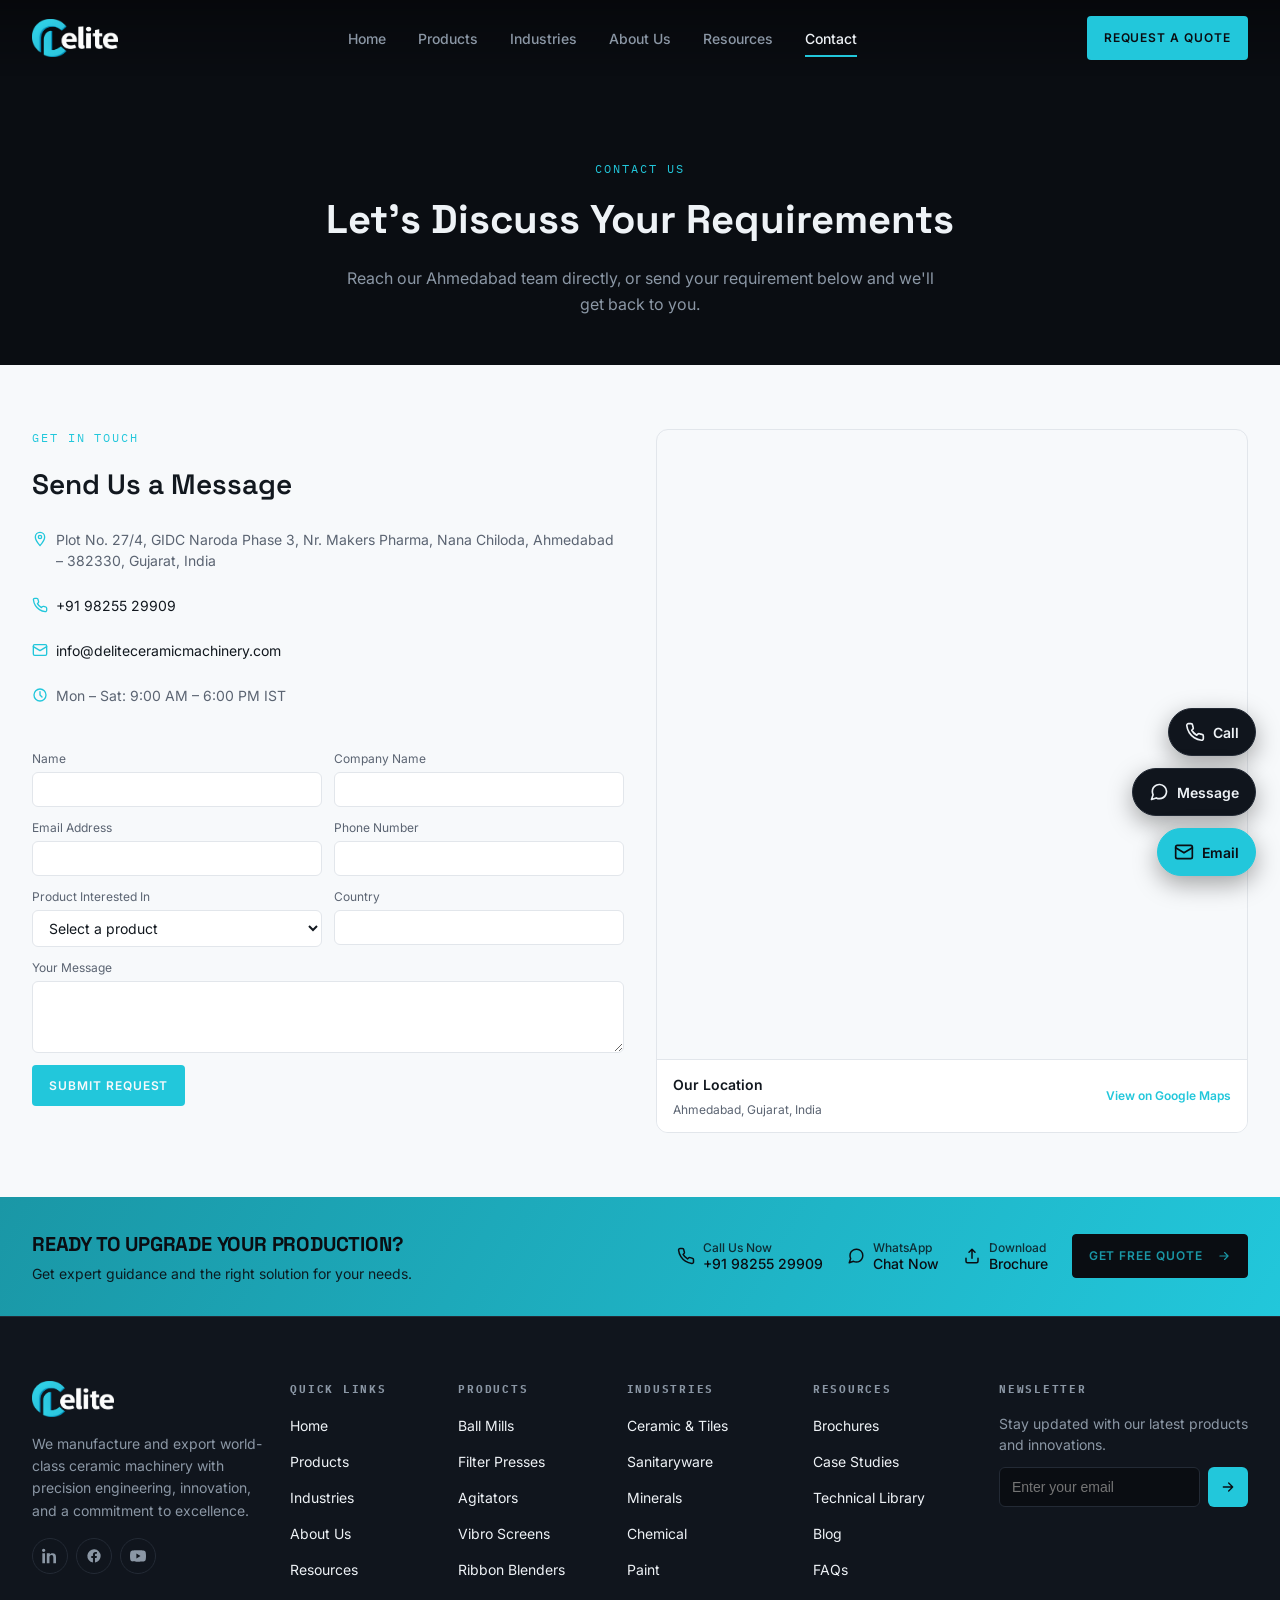
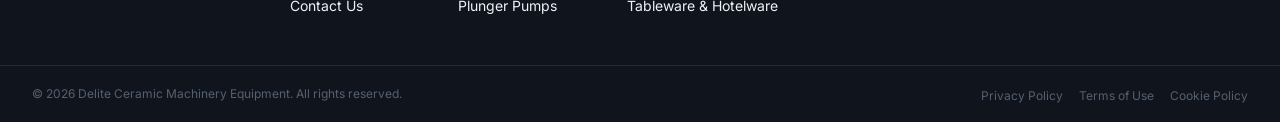
<file: v2/contact.html>
<!DOCTYPE html>
<html lang="en">
<head>
  <meta charset="UTF-8" />
  <meta name="viewport" content="width=device-width, initial-scale=1.0" />

  <title>Contact Us | Delite Ceramic Machinery — Ahmedabad, India</title>
  <meta
    name="description"
    content="Contact Delite Ceramic Machinery in Ahmedabad, India. Call +91 98255 29909, email info@deliteceramicmachinery.com, or request a quote online."
  />
  <link rel="canonical" href="https://www.deliteceramicmachinery.com/contact.html" />
  <link rel="icon" href="images/favicon.ico" sizes="any" />
  <link rel="icon" type="image/png" sizes="32x32" href="images/favicon-32x32.png" />
  <link rel="icon" type="image/png" sizes="16x16" href="images/favicon-16x16.png" />
  <link rel="apple-touch-icon" sizes="180x180" href="images/apple-touch-icon.png" />

  <meta property="og:type" content="website" />
  <meta property="og:site_name" content="Delite Ceramic Machinery" />
  <meta property="og:title" content="Contact Us | Delite Ceramic Machinery" />
  <meta property="og:description" content="Reach Delite Ceramic Machinery in Ahmedabad, India — call, WhatsApp, email, or request a quote." />
  <meta property="og:image" content="https://www.deliteceramicmachinery.com/images/hero-ballmill.png" />
  <meta property="og:url" content="https://www.deliteceramicmachinery.com/contact.html" />
  <meta property="og:locale" content="en_IN" />

  <meta name="twitter:card" content="summary_large_image" />
  <meta name="twitter:title" content="Contact Us | Delite Ceramic Machinery" />
  <meta name="twitter:description" content="Reach Delite Ceramic Machinery in Ahmedabad, India." />
  <meta name="twitter:image" content="https://www.deliteceramicmachinery.com/images/hero-ballmill.png" />

  <script type="application/ld+json">
  {
    "@context": "https://schema.org",
    "@type": "BreadcrumbList",
    "itemListElement": [
      { "@type": "ListItem", "position": 1, "name": "Home", "item": "https://www.deliteceramicmachinery.com/" },
      { "@type": "ListItem", "position": 2, "name": "Contact Us", "item": "https://www.deliteceramicmachinery.com/contact.html" }
    ]
  }
  </script>
  <script type="application/ld+json">
  {
    "@context": "https://schema.org",
    "@type": "LocalBusiness",
    "name": "Delite Ceramic Machinery Equipment",
    "address": {
      "@type": "PostalAddress",
      "streetAddress": "Plot No. 27/4, GIDC Naroda Phase 3, Nr. Makers Pharma, Nana Chiloda",
      "addressLocality": "Ahmedabad",
      "addressRegion": "Gujarat",
      "postalCode": "382330",
      "addressCountry": "IN"
    },
    "telephone": "+91-98255-29909",
    "email": "info@deliteceramicmachinery.com",
    "openingHours": "Mo-Sa 09:00-18:00"
  }
  </script>

  <link rel="preconnect" href="https://fonts.googleapis.com" />
  <link rel="preconnect" href="https://fonts.gstatic.com" crossorigin />
  <link
    href="https://fonts.googleapis.com/css2?family=Space+Grotesk:wght@500;600;700&family=Inter:wght@400;500;600&family=IBM+Plex+Mono:wght@400;500&display=swap"
    rel="stylesheet"
  />

  <link rel="stylesheet" href="css/tokens.css" />
  <link rel="stylesheet" href="css/loading.css" />
  <link rel="stylesheet" href="css/navigation.css" />
  <link rel="stylesheet" href="css/page-header.css" />
  <link rel="stylesheet" href="css/contact-section.css" />
  <link rel="stylesheet" href="css/cta-banner.css" />
  <link rel="stylesheet" href="css/footer.css" />
  <link rel="stylesheet" href="css/float-cta.css" />

  <noscript>
    <style>
      .loader { display: none !important; }
    </style>
  </noscript>
</head>
<body class="is-loading">
  <a class="skip-link" href="#main-content">Skip to main content</a>

  <div class="loader" data-loader aria-hidden="false">
    <div class="loader__gauge" aria-hidden="true">
      <svg viewBox="0 0 200 200">
        <g class="loader__ticks"></g>
        <circle class="loader__ring-track" cx="100" cy="100" r="90" />
        <circle class="loader__ring-fill" cx="100" cy="100" r="90" />
      </svg>
      <div class="loader__center">
        <span class="loader__percent">0</span>
        <img class="loader__logo" src="images/logo.webp" alt="" width="80" height="35" />
      </div>
    </div>
    <p class="loader__status" aria-hidden="true">
      Calibrating <span>experience</span>
    </p>
    <p class="sr-only" role="status" aria-live="polite" data-loader-status>
      Loading Delite, please wait.
    </p>
  </div>

  <header class="header" data-header>
    <a class="header__logo" href="index.html">
      <img src="images/logo.webp" alt="Delite Ceramic Machinery — Home" width="86" height="38" />
    </a>

    <nav class="nav" aria-label="Primary">
      <ul class="nav__list">
        <li><a class="nav__link" href="index.html">Home</a></li>
        <li><a class="nav__link" href="products.html">Products</a></li>
        <li><a class="nav__link" href="industries.html">Industries</a></li>
        <li><a class="nav__link" href="about.html">About Us</a></li>
        <li><a class="nav__link" href="resources.html">Resources</a></li>
        <li><a class="nav__link" href="contact.html" aria-current="page">Contact</a></li>
      </ul>
    </nav>

    <div class="header__actions">
      <a class="btn btn--primary header__cta" href="contact.html">Request a Quote</a>
      <button
        class="nav-toggle"
        type="button"
        data-nav-toggle
        aria-expanded="false"
        aria-controls="mobile-nav"
        aria-label="Open menu"
      >
        <span class="nav-toggle__icon"><span></span><span></span><span></span></span>
      </button>
    </div>
  </header>

  <div class="nav-scrim" data-nav-scrim></div>

  <nav class="mobile-nav" id="mobile-nav" data-mobile-nav aria-label="Mobile">
    <ul class="mobile-nav__list">
      <li><a class="mobile-nav__link" href="index.html">Home</a></li>
      <li><a class="mobile-nav__link" href="products.html">Products</a></li>
      <li><a class="mobile-nav__link" href="industries.html">Industries</a></li>
      <li><a class="mobile-nav__link" href="about.html">About Us</a></li>
      <li><a class="mobile-nav__link" href="resources.html">Resources</a></li>
      <li><a class="mobile-nav__link" href="contact.html" aria-current="page">Contact</a></li>
    </ul>
    <a class="btn btn--primary mobile-nav__cta" href="contact.html">Request a Quote</a>
  </nav>

  <main id="main-content">
    <section class="page-intro" aria-labelledby="page-intro-heading">
      <span class="page-intro__kicker">Contact Us</span>
      <h1 id="page-intro-heading" class="page-intro__title">Let's Discuss Your Requirements</h1>
      <p class="page-intro__lead">
        Reach our Ahmedabad team directly, or send your requirement
        below and we'll get back to you.
      </p>
    </section>

    <section class="contact-section section--light" aria-labelledby="contact-section-heading">
      <div class="contact-section__inner">
        <div>
          <span class="contact-section__kicker">Get In Touch</span>
          <h2 id="contact-section-heading" class="contact-section__heading">Send Us a Message</h2>

          <div class="contact-section__info">
            <div class="footer__contact-item">
              <svg class="footer__contact-icon" viewBox="0 0 24 24" fill="none" stroke="currentColor" stroke-width="2" stroke-linecap="round" stroke-linejoin="round" aria-hidden="true"><path d="M12 2C8 2 5 5 5 9c0 5 7 13 7 13s7-8 7-13c0-4-3-7-7-7z"/><circle cx="12" cy="9" r="2.5"/></svg>
              <span>Plot No. 27/4, GIDC Naroda Phase 3, Nr. Makers Pharma, Nana Chiloda, Ahmedabad – 382330, Gujarat, India</span>
            </div>
            <div class="footer__contact-item">
              <svg class="footer__contact-icon" viewBox="0 0 24 24" fill="none" stroke="currentColor" stroke-width="2" stroke-linecap="round" stroke-linejoin="round" aria-hidden="true"><path d="M22 16.92v3a2 2 0 0 1-2.18 2 19.79 19.79 0 0 1-8.63-3.07 19.5 19.5 0 0 1-6-6 19.79 19.79 0 0 1-3.07-8.67A2 2 0 0 1 4.11 2h3a2 2 0 0 1 2 1.72c.127.96.361 1.903.7 2.81a2 2 0 0 1-.45 2.11L8.09 9.91a16 16 0 0 0 6 6l1.27-1.27a2 2 0 0 1 2.11-.45c.907.339 1.85.573 2.81.7A2 2 0 0 1 22 16.92z"/></svg>
              <a href="tel:+919825529909">+91 98255 29909</a>
            </div>
            <div class="footer__contact-item">
              <svg class="footer__contact-icon" viewBox="0 0 24 24" fill="none" stroke="currentColor" stroke-width="2" stroke-linecap="round" stroke-linejoin="round" aria-hidden="true"><rect x="2" y="4" width="20" height="16" rx="2"/><path d="m22 7-10 6L2 7"/></svg>
              <a href="mailto:info@deliteceramicmachinery.com">info@deliteceramicmachinery.com</a>
            </div>
            <div class="footer__contact-item">
              <svg class="footer__contact-icon" viewBox="0 0 24 24" fill="none" stroke="currentColor" stroke-width="2" stroke-linecap="round" stroke-linejoin="round" aria-hidden="true"><circle cx="12" cy="12" r="9"/><path d="M12 7v5l3 3"/></svg>
              <span>Mon – Sat: 9:00 AM – 6:00 PM IST</span>
            </div>
          </div>

          <form class="contact-section__form" data-contact-form action="mailto:info@deliteceramicmachinery.com" method="post" enctype="text/plain">
            <div class="footer__field">
              <label for="contact-name">Name</label>
              <input type="text" id="contact-name" name="name" autocomplete="name" required />
            </div>
            <div class="footer__field">
              <label for="contact-company">Company Name</label>
              <input type="text" id="contact-company" name="company" autocomplete="organization" />
            </div>
            <div class="footer__field">
              <label for="contact-email">Email Address</label>
              <input type="email" id="contact-email" name="email" autocomplete="email" required />
            </div>
            <div class="footer__field">
              <label for="contact-phone">Phone Number</label>
              <input type="tel" id="contact-phone" name="phone" autocomplete="tel" />
            </div>
            <div class="footer__field">
              <label for="contact-product">Product Interested In</label>
              <select id="contact-product" name="product">
                <option value="">Select a product</option>
                <option value="Ball Mill">Ball Mill</option>
                <option value="Agitator">Agitator</option>
                <option value="Filter Press">Filter Press</option>
                <option value="Vibro Screen">Vibro Screen</option>
                <option value="Ribbon Blender">Ribbon Blender</option>
                <option value="Other / Not sure">Other / Not sure</option>
              </select>
            </div>
            <div class="footer__field">
              <label for="contact-country">Country</label>
              <input type="text" id="contact-country" name="country" autocomplete="country-name" />
            </div>
            <div class="footer__field footer__field--full">
              <label for="contact-message">Your Message</label>
              <textarea id="contact-message" name="message" required></textarea>
            </div>
            <button class="btn btn--primary contact-section__submit" type="submit">Submit Request</button>
            <p class="footer__form-status" data-form-status role="status" aria-live="polite" style="grid-column: 1 / -1;"></p>
          </form>
        </div>

        <div class="contact-section__map-wrap">
          <iframe
            src="https://www.google.com/maps?q=Plot+No.+27%2F4,+GIDC+Naroda+Phase+3,+Ahmedabad,+Gujarat+382330&output=embed"
            title="Delite Ceramic Machinery location on Google Maps"
            loading="lazy"
            referrerpolicy="no-referrer-when-downgrade"
          ></iframe>
          <div class="contact-section__map-footer">
            <div>
              <span class="contact-section__map-label">Our Location</span><br />
              <span class="contact-section__map-sub">Ahmedabad, Gujarat, India</span>
            </div>
            <a
              class="contact-section__map-link"
              href="https://www.google.com/maps/search/?api=1&query=Plot+No.+27%2F4%2C+GIDC+Naroda+Phase+3%2C+Ahmedabad%2C+Gujarat+382330"
              target="_blank"
              rel="noopener"
            >
              View on Google Maps
            </a>
          </div>
        </div>
      </div>
    </section>
    <section class="cta-banner" aria-labelledby="cta-banner-heading">
      <div class="cta-banner__inner">
        <div class="cta-banner__text">
          <h2 id="cta-banner-heading" class="cta-banner__title">Ready to Upgrade Your Production?</h2>
          <p class="cta-banner__subtext">Get expert guidance and the right solution for your needs.</p>
        </div>
        <div class="cta-banner__actions">
          <a class="cta-banner__quick" href="tel:+919825529909">
            <svg viewBox="0 0 24 24" fill="none" stroke="currentColor" stroke-width="2" stroke-linecap="round" stroke-linejoin="round"><path d="M22 16.92v3a2 2 0 0 1-2.18 2 19.79 19.79 0 0 1-8.63-3.07 19.5 19.5 0 0 1-6-6 19.79 19.79 0 0 1-3.07-8.67A2 2 0 0 1 4.11 2h3a2 2 0 0 1 2 1.72c.127.96.361 1.903.7 2.81a2 2 0 0 1-.45 2.11L8.09 9.91a16 16 0 0 0 6 6l1.27-1.27a2 2 0 0 1 2.11-.45c.907.339 1.85.573 2.81.7A2 2 0 0 1 22 16.92z"/></svg>
            <span class="cta-banner__quick-label"><small>Call Us Now</small>+91 98255 29909</span>
          </a>
          <a class="cta-banner__quick" href="https://wa.me/919825529909" target="_blank" rel="noopener">
            <svg viewBox="0 0 24 24" fill="none" stroke="currentColor" stroke-width="2" stroke-linecap="round" stroke-linejoin="round"><path d="M21 11.5a8.38 8.38 0 0 1-.9 3.8 8.5 8.5 0 0 1-7.6 4.7 8.38 8.38 0 0 1-3.8-.9L3 21l1.9-5.7a8.38 8.38 0 0 1-.9-3.8 8.5 8.5 0 0 1 4.7-7.6 8.38 8.38 0 0 1 3.8-.9h.5a8.48 8.48 0 0 1 8 8v.5z"/></svg>
            <span class="cta-banner__quick-label"><small>WhatsApp</small>Chat Now</span>
          </a>
          <a class="cta-banner__quick" href="contact.html">
            <svg viewBox="0 0 24 24" fill="none" stroke="currentColor" stroke-width="2" stroke-linecap="round" stroke-linejoin="round"><path d="M12 15V3M8 7l4-4 4 4"/><path d="M4 15v4a2 2 0 0 0 2 2h12a2 2 0 0 0 2-2v-4"/></svg>
            <span class="cta-banner__quick-label"><small>Download</small>Brochure</span>
          </a>
          <a class="btn" href="contact.html">
            Get Free Quote
            <svg viewBox="0 0 24 24" width="14" height="14" fill="none" stroke="currentColor" stroke-width="2" stroke-linecap="round" stroke-linejoin="round" style="margin-left:6px;"><path d="M5 12h14M13 6l6 6-6 6"/></svg>
          </a>
        </div>
      </div>
    </section>
  <footer class="footer">
    <div class="footer__top">
      <div class="footer__brand">
        <a class="footer__logo" href="index.html" aria-label="Delite Ceramic Machinery — Home">
          <img src="images/logo.webp" alt="Delite Ceramic Machinery" width="82" height="36" />
        </a>
        <p class="footer__tagline">
          We manufacture and export world-class ceramic machinery with
          precision engineering, innovation, and a commitment to
          excellence.
        </p>
        <div class="footer__socials">
          <a class="footer__social" href="#" aria-label="Delite on LinkedIn (link pending)">
            <svg viewBox="0 0 24 24" fill="currentColor"><path d="M4.98 3.5C4.98 4.88 3.87 6 2.5 6S0 4.88 0 3.5 1.12 1 2.5 1s2.48 1.12 2.48 2.5zM.5 8h4V23h-4V8zm7.5 0h3.8v2.05h.05c.53-1 1.83-2.05 3.77-2.05C19.7 8 21 10.15 21 14.05V23h-4v-8.2c0-1.95-.03-4.45-2.7-4.45-2.7 0-3.1 2.1-3.1 4.3V23h-4V8z"/></svg>
          </a>
          <a class="footer__social" href="#" aria-label="Delite on Facebook (link pending)">
            <svg viewBox="0 0 24 24" fill="currentColor"><path d="M22 12a10 10 0 1 0-11.6 9.9v-7H7.9V12h2.5V9.8c0-2.5 1.5-3.9 3.8-3.9 1.1 0 2.2.2 2.2.2v2.4h-1.3c-1.2 0-1.6.8-1.6 1.6V12h2.8l-.4 2.9h-2.4v7A10 10 0 0 0 22 12z"/></svg>
          </a>
          <a class="footer__social" href="#" aria-label="Delite on YouTube (link pending)">
            <svg viewBox="0 0 24 24" fill="currentColor"><path d="M23.5 6.2a3 3 0 0 0-2.1-2.1C19.5 3.5 12 3.5 12 3.5s-7.5 0-9.4.6A3 3 0 0 0 .5 6.2 31 31 0 0 0 0 12a31 31 0 0 0 .5 5.8 3 3 0 0 0 2.1 2.1c1.9.6 9.4.6 9.4.6s7.5 0 9.4-.6a3 3 0 0 0 2.1-2.1A31 31 0 0 0 24 12a31 31 0 0 0-.5-5.8zM9.6 15.6V8.4L15.8 12z"/></svg>
          </a>
        </div>
      </div>

      <nav aria-label="Footer quick links">
        <h2 class="footer__heading">Quick Links</h2>
        <ul class="footer__list">
          <li><a class="footer__link" href="index.html">Home</a></li>
          <li><a class="footer__link" href="products.html">Products</a></li>
          <li><a class="footer__link" href="industries.html">Industries</a></li>
          <li><a class="footer__link" href="about.html">About Us</a></li>
          <li><a class="footer__link" href="resources.html">Resources</a></li>
          <li><a class="footer__link" href="contact.html">Contact Us</a></li>
        </ul>
      </nav>

      <nav aria-label="Footer products">
        <h2 class="footer__heading">Products</h2>
        <ul class="footer__list">
          <li><a class="footer__link" href="products.html#ball-mill">Ball Mills</a></li>
          <li><a class="footer__link" href="products.html#filter-press">Filter Presses</a></li>
          <li><a class="footer__link" href="products.html#agitator">Agitators</a></li>
          <li><a class="footer__link" href="products.html#vibro-screen">Vibro Screens</a></li>
          <li><a class="footer__link" href="products.html#ribbon-blender">Ribbon Blenders</a></li>
          <li><a class="footer__link" href="products.html#plunger-pumps">Plunger Pumps</a></li>
        </ul>
      </nav>

      <nav aria-label="Footer industries">
        <h2 class="footer__heading">Industries</h2>
        <ul class="footer__list">
          <li><a class="footer__link" href="industries.html#ceramic">Ceramic &amp; Tiles</a></li>
          <li><a class="footer__link" href="industries.html#sanitaryware">Sanitaryware</a></li>
          <li><a class="footer__link" href="industries.html#minerals">Minerals</a></li>
          <li><a class="footer__link" href="industries.html#chemical">Chemical</a></li>
          <li><a class="footer__link" href="industries.html#paint">Paint</a></li>
          <li><a class="footer__link" href="industries.html#tableware">Tableware &amp; Hotelware</a></li>
        </ul>
      </nav>

      <nav aria-label="Footer resources">
        <h2 class="footer__heading">Resources</h2>
        <ul class="footer__list">
          <li><a class="footer__link" href="resources.html#brochures">Brochures</a></li>
          <li><a class="footer__link" href="resources.html#case-studies">Case Studies</a></li>
          <li><a class="footer__link" href="resources.html#technical-library">Technical Library</a></li>
          <li><a class="footer__link" href="blog.html">Blog</a></li>
          <li><a class="footer__link" href="resources.html#faqs">FAQs</a></li>
        </ul>
      </nav>

      <div>
        <h2 class="footer__heading">Newsletter</h2>
        <p class="footer__newsletter-copy">Stay updated with our latest products and innovations.</p>
        <!--
          No real newsletter/email service connected yet (Mailchimp,
          etc.) — see footer.js. Rather than fake a silent success,
          it tells the visitor honestly that signup isn't wired up.
        -->
        <form class="footer__newsletter" data-newsletter-form novalidate>
          <label class="sr-only" for="newsletter-email">Email address</label>
          <input type="email" id="newsletter-email" name="email" placeholder="Enter your email" required autocomplete="email" />
          <button type="submit" aria-label="Subscribe to newsletter">
            <svg viewBox="0 0 24 24" fill="none" stroke="currentColor" stroke-width="2" stroke-linecap="round" stroke-linejoin="round"><path d="M5 12h14M13 6l6 6-6 6"/></svg>
          </button>
        </form>
        <p class="footer__form-status" data-newsletter-status role="status" aria-live="polite"></p>
      </div>
    </div>

    <div class="footer__bottom">
      <div class="footer__bottom-inner">
        <p class="footer__copyright">
          © <span data-footer-year>2026</span> Delite Ceramic Machinery Equipment. All rights reserved.
        </p>
        <ul class="footer__legal">
          <li><a href="privacy.html">Privacy Policy</a></li>
          <li><a href="terms.html">Terms of Use</a></li>
          <li><a href="cookies.html">Cookie Policy</a></li>
        </ul>
      </div>
    </div>
  </footer>

  <!-- ==========================================================
       FLOATING CONTACT CTA — sitewide, present on every page.
       All 3 real, verified contact channels, one click away (no
       expand step) per directive. "Message" = WhatsApp click-to-
       chat, the practical default channel for B2B inquiries in
       this market — flag if you'd rather this be SMS or live chat.
       ========================================================== -->
  <div class="float-cta" aria-label="Quick contact">
    <a class="float-cta__action" href="tel:+919825529909" aria-label="Call Delite Ceramic Machinery">
      <span class="float-cta__icon" aria-hidden="true">
        <svg viewBox="0 0 24 24" fill="none" stroke="currentColor" stroke-width="2" stroke-linecap="round" stroke-linejoin="round"><path d="M22 16.92v3a2 2 0 0 1-2.18 2 19.79 19.79 0 0 1-8.63-3.07 19.5 19.5 0 0 1-6-6 19.79 19.79 0 0 1-3.07-8.67A2 2 0 0 1 4.11 2h3a2 2 0 0 1 2 1.72c.127.96.361 1.903.7 2.81a2 2 0 0 1-.45 2.11L8.09 9.91a16 16 0 0 0 6 6l1.27-1.27a2 2 0 0 1 2.11-.45c.907.339 1.85.573 2.81.7A2 2 0 0 1 22 16.92z" /></svg>
      </span>
      <span class="float-cta__label">Call</span>
    </a>
    <a class="float-cta__action" href="https://wa.me/919825529909" target="_blank" rel="noopener" aria-label="Message Delite Ceramic Machinery on WhatsApp (opens in a new tab)">
      <span class="float-cta__icon" aria-hidden="true">
        <svg viewBox="0 0 24 24" fill="none" stroke="currentColor" stroke-width="2" stroke-linecap="round" stroke-linejoin="round"><path d="M21 11.5a8.38 8.38 0 0 1-.9 3.8 8.5 8.5 0 0 1-7.6 4.7 8.38 8.38 0 0 1-3.8-.9L3 21l1.9-5.7a8.38 8.38 0 0 1-.9-3.8 8.5 8.5 0 0 1 4.7-7.6 8.38 8.38 0 0 1 3.8-.9h.5a8.48 8.48 0 0 1 8 8v.5z" /></svg>
      </span>
      <span class="float-cta__label">Message</span>
    </a>
    <a class="float-cta__action float-cta__action--primary" href="mailto:info@deliteceramicmachinery.com" aria-label="Email Delite Ceramic Machinery">
      <span class="float-cta__icon" aria-hidden="true">
        <svg viewBox="0 0 24 24" fill="none" stroke="currentColor" stroke-width="2" stroke-linecap="round" stroke-linejoin="round"><rect x="2" y="4" width="20" height="16" rx="2" /><path d="m22 7-10 6L2 7" /></svg>
      </span>
      <span class="float-cta__label">Email</span>
    </a>
  </div>

  </main>

  <script src="js/loading.js"></script>
  <script src="js/navigation.js"></script>
  <script src="js/contact-section.js"></script>
  <script src="js/footer.js"></script>
  <script src="js/img-reveal.js"></script>
</body>
</html>
</file>
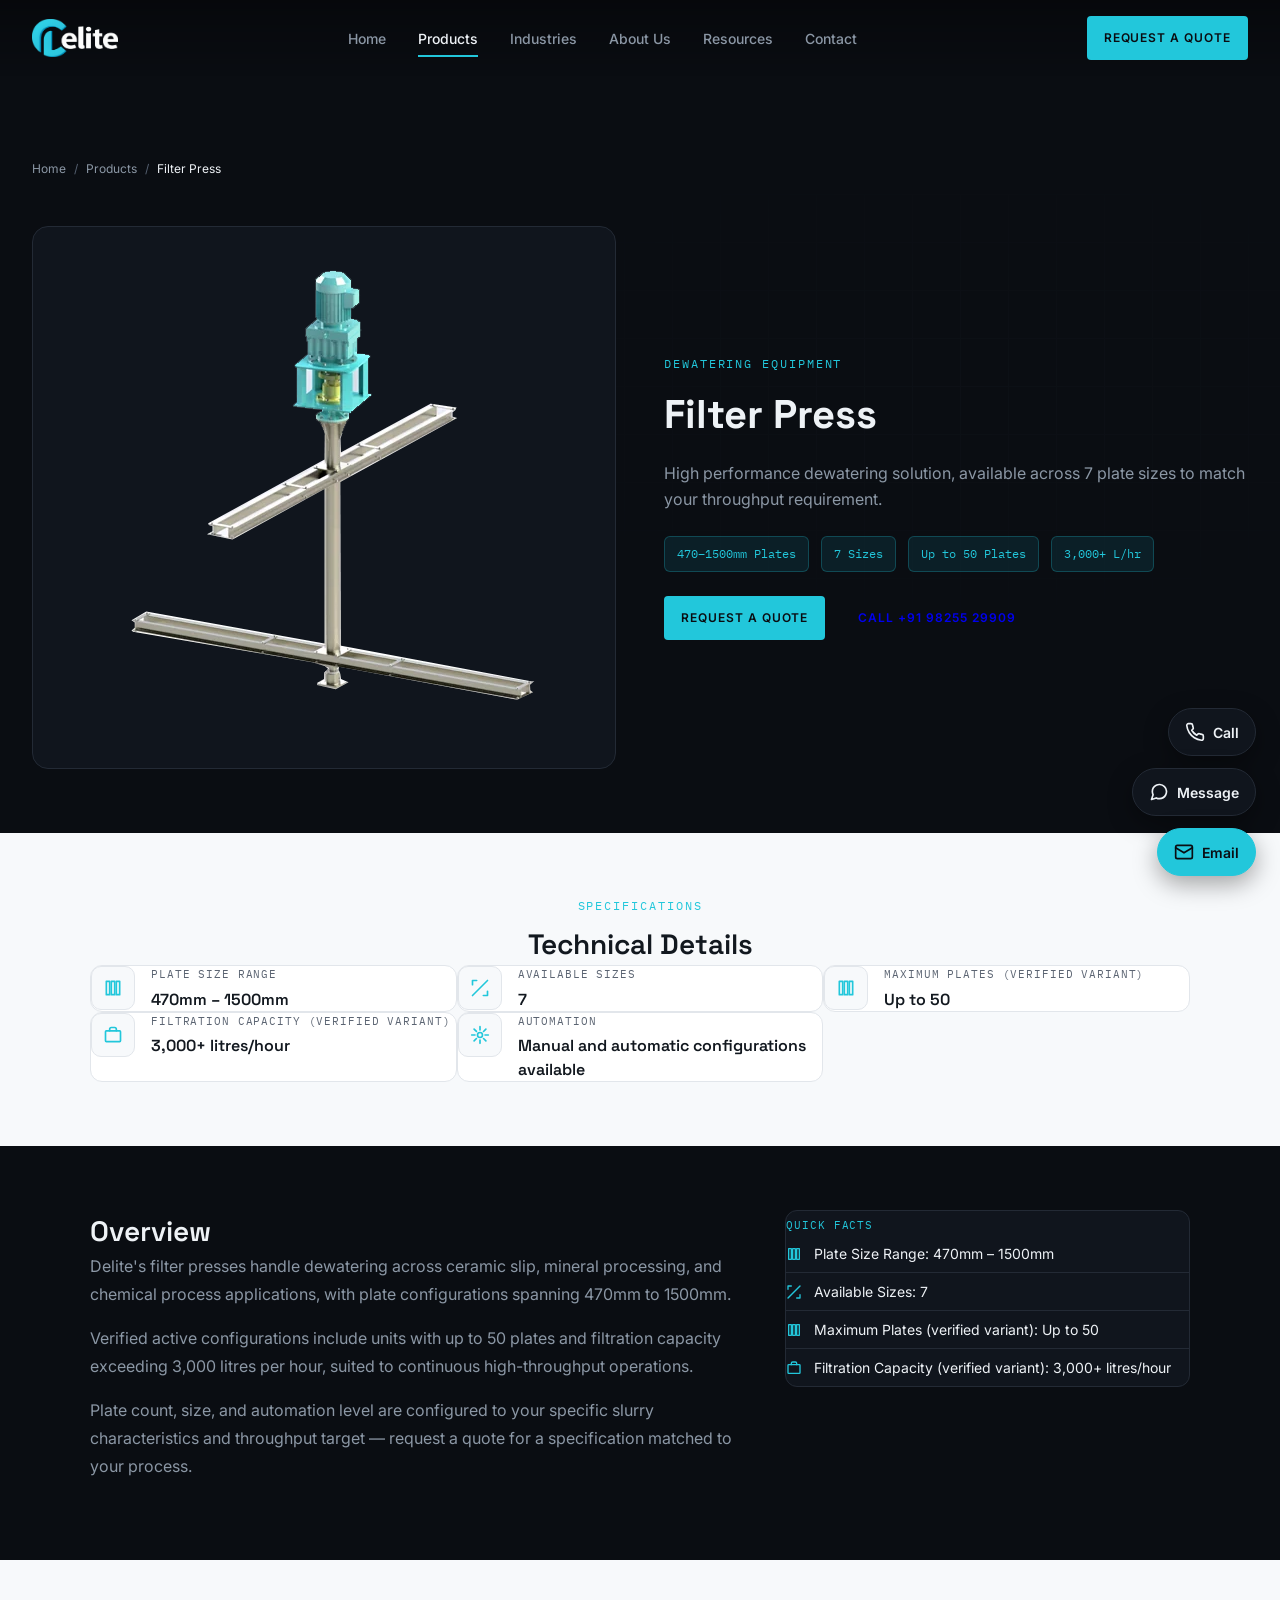
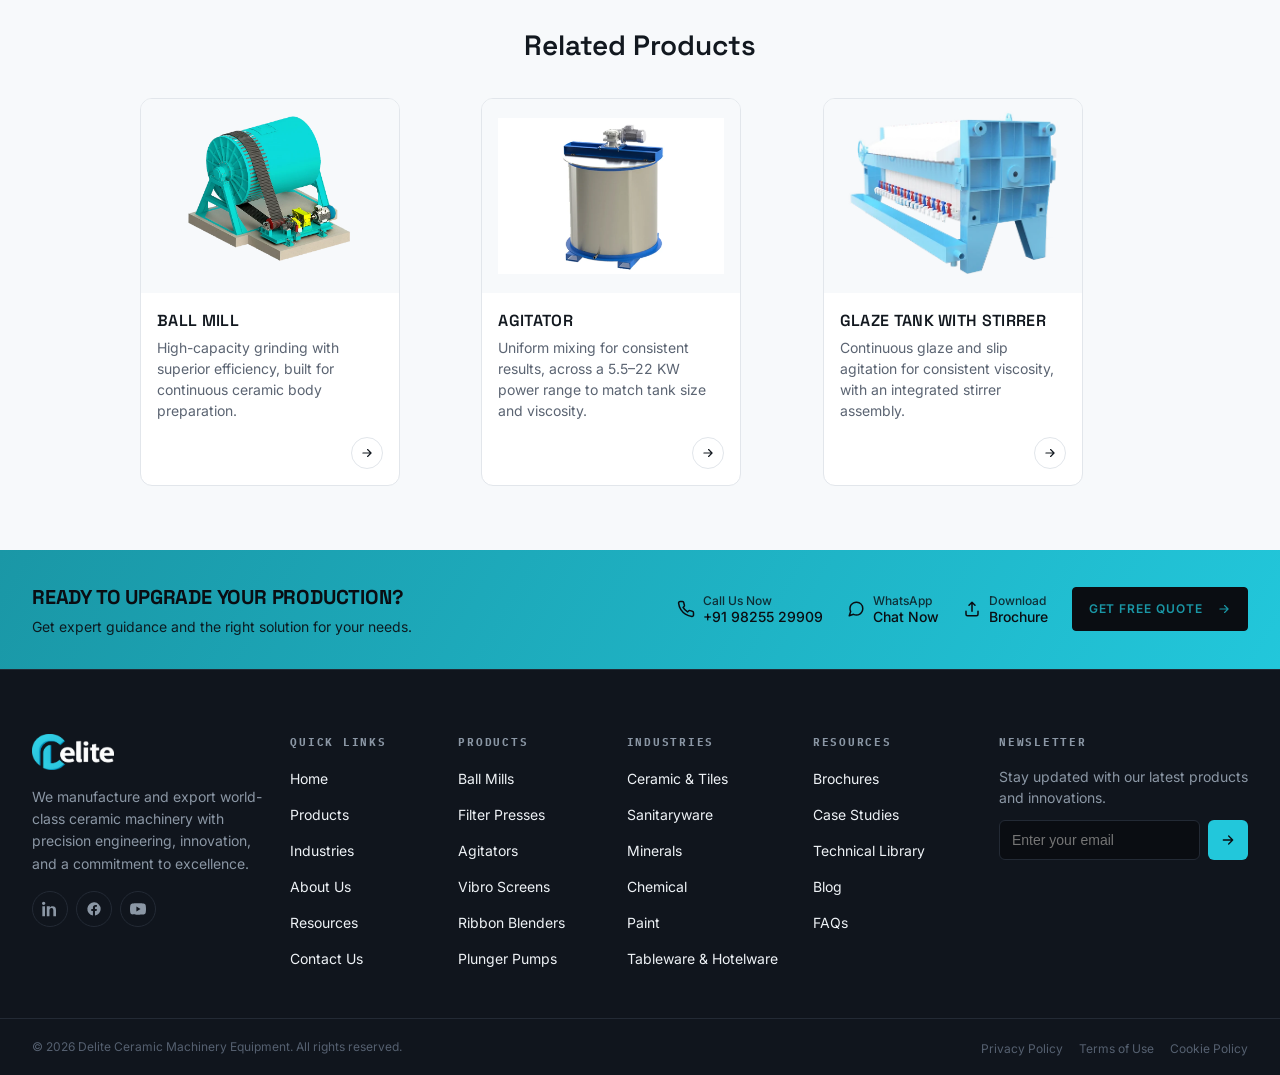
<file: v2/filter-press.html>
<!DOCTYPE html>
<html lang="en">
<head>
  <meta charset="UTF-8" />
  <meta name="viewport" content="width=device-width, initial-scale=1.0" />

  <title>Filter Press | High Performance Dewatering — Delite Ceramic Machinery</title>
  <meta name="description" content="Delite filter presses: 470-1500mm plates, up to 50 plates, 3,000+ L/hr capacity. Manufactured in Ahmedabad, India." />
  <link rel="canonical" href="https://www.deliteceramicmachinery.com/filter-press.html" />
  <link rel="icon" href="images/favicon.ico" sizes="any" />
  <link rel="icon" type="image/png" sizes="32x32" href="images/favicon-32x32.png" />
  <link rel="icon" type="image/png" sizes="16x16" href="images/favicon-16x16.png" />
  <link rel="apple-touch-icon" sizes="180x180" href="images/apple-touch-icon.png" />

  <meta property="og:type" content="website" />
  <meta property="og:site_name" content="Delite Ceramic Machinery" />
  <meta property="og:title" content="Filter Press | Delite Ceramic Machinery" />
  <meta property="og:description" content="Delite filter presses: 470-1500mm plates, up to 50 plates, 3,000+ L/hr capacity. Manufactured in Ahmedabad, India." />
  <meta property="og:image" content="https://www.deliteceramicmachinery.com/images/hero-filterpress.png" />
  <meta property="og:url" content="https://www.deliteceramicmachinery.com/filter-press.html" />
  <meta property="og:locale" content="en_IN" />

  <meta name="twitter:card" content="summary_large_image" />
  <meta name="twitter:title" content="Filter Press | Delite Ceramic Machinery" />
  <meta name="twitter:description" content="Delite filter presses: 470-1500mm plates, up to 50 plates, 3,000+ L/hr capacity. Manufactured in Ahmedabad, India." />
  <meta name="twitter:image" content="https://www.deliteceramicmachinery.com/images/hero-filterpress.png" />

  <script type="application/ld+json">
  {
  "@context": "https://schema.org",
  "@type": "BreadcrumbList",
  "itemListElement": [
    {
      "@type": "ListItem",
      "position": 1,
      "name": "Home",
      "item": "https://www.deliteceramicmachinery.com/"
    },
    {
      "@type": "ListItem",
      "position": 2,
      "name": "Products",
      "item": "https://www.deliteceramicmachinery.com/products.html"
    },
    {
      "@type": "ListItem",
      "position": 3,
      "name": "Filter Press",
      "item": "https://www.deliteceramicmachinery.com/filter-press.html"
    }
  ]
}
  </script>
  <script type="application/ld+json">
  {
  "@context": "https://schema.org",
  "@type": "Product",
  "name": "Filter Press",
  "description": "High performance dewatering solution, available across 7 plate sizes to match your throughput requirement.",
  "image": "https://www.deliteceramicmachinery.com/images/hero-filterpress.png",
  "brand": {
    "@type": "Brand",
    "name": "Delite Ceramic Machinery"
  },
  "manufacturer": {
    "@type": "Organization",
    "name": "Delite Ceramic Machinery Equipment"
  }
}
  </script>

  <link rel="preconnect" href="https://fonts.googleapis.com" />
  <link rel="preconnect" href="https://fonts.gstatic.com" crossorigin />
  <link
    href="https://fonts.googleapis.com/css2?family=Space+Grotesk:wght@500;600;700&family=Inter:wght@400;500;600&family=IBM+Plex+Mono:wght@400;500&display=swap"
    rel="stylesheet"
  />

  <link rel="stylesheet" href="css/tokens.css" />
  <link rel="stylesheet" href="css/loading.css" />
  <link rel="stylesheet" href="css/navigation.css" />
  <link rel="stylesheet" href="css/product-detail.css" />
  <link rel="stylesheet" href="css/machines.css" />
  <link rel="stylesheet" href="css/cta-banner.css" />
  <link rel="stylesheet" href="css/footer.css" />
  <link rel="stylesheet" href="css/float-cta.css" />

  <noscript>
    <style>
      .loader { display: none !important; }
    </style>
  </noscript>
</head>
<body class="is-loading">
  <a class="skip-link" href="#main-content">Skip to main content</a>

  <div class="loader" data-loader aria-hidden="false">
    <div class="loader__gauge" aria-hidden="true">
      <svg viewBox="0 0 200 200">
        <g class="loader__ticks"></g>
        <circle class="loader__ring-track" cx="100" cy="100" r="90" />
        <circle class="loader__ring-fill" cx="100" cy="100" r="90" />
      </svg>
      <div class="loader__center">
        <span class="loader__percent">0</span>
        <img class="loader__logo" src="images/logo.webp" alt="" width="80" height="35" />
      </div>
    </div>
    <p class="loader__status" aria-hidden="true">
      Calibrating <span>experience</span>
    </p>
    <p class="sr-only" role="status" aria-live="polite" data-loader-status>
      Loading Delite, please wait.
    </p>
  </div>

  <header class="header" data-header>
    <a class="header__logo" href="index.html">
      <img src="images/logo.webp" alt="Delite Ceramic Machinery — Home" width="86" height="38" />
    </a>

    <nav class="nav" aria-label="Primary">
      <ul class="nav__list">
        <li><a class="nav__link" href="index.html">Home</a></li>
        <li><a class="nav__link" href="products.html" aria-current="page">Products</a></li>
        <li><a class="nav__link" href="industries.html">Industries</a></li>
        <li><a class="nav__link" href="about.html">About Us</a></li>
        <li><a class="nav__link" href="resources.html">Resources</a></li>
        <li><a class="nav__link" href="contact.html">Contact</a></li>
      </ul>
    </nav>

    <div class="header__actions">
      <a class="btn btn--primary header__cta" href="contact.html">Request a Quote</a>
      <button
        class="nav-toggle"
        type="button"
        data-nav-toggle
        aria-expanded="false"
        aria-controls="mobile-nav"
        aria-label="Open menu"
      >
        <span class="nav-toggle__icon"><span></span><span></span><span></span></span>
      </button>
    </div>
  </header>

  <div class="nav-scrim" data-nav-scrim></div>

  <nav class="mobile-nav" id="mobile-nav" data-mobile-nav aria-label="Mobile">
    <ul class="mobile-nav__list">
      <li><a class="mobile-nav__link" href="index.html">Home</a></li>
      <li><a class="mobile-nav__link" href="products.html" aria-current="page">Products</a></li>
      <li><a class="mobile-nav__link" href="industries.html">Industries</a></li>
      <li><a class="mobile-nav__link" href="about.html">About Us</a></li>
      <li><a class="mobile-nav__link" href="resources.html">Resources</a></li>
      <li><a class="mobile-nav__link" href="contact.html">Contact</a></li>
    </ul>
    <a class="btn btn--primary mobile-nav__cta" href="contact.html">Request a Quote</a>
  </nav>

  <main id="main-content">
    <nav class="breadcrumb-bar" aria-label="Breadcrumb">
      <ol class="breadcrumb-bar__list">
        <li><a href="index.html">Home</a></li>
        <li aria-hidden="true">/</li>
        <li><a href="products.html">Products</a></li>
        <li aria-hidden="true">/</li>
        <li aria-current="page">Filter Press</li>
      </ol>
    </nav>

    <section class="product-hero" aria-labelledby="product-hero-heading">
      <div class="product-hero__inner">
        <div class="product-hero__visual">
          <picture>
            <source srcset="images/hero-filterpress.webp" type="image/webp" />
            <img src="images/hero-filterpress.png" alt="Delite filter press" width="477" height="477" data-reveal />
          </picture>
        </div>
        <div>
          <span class="product-hero__kicker">Dewatering Equipment</span>
          <h1 id="product-hero-heading" class="product-hero__title">Filter Press</h1>
          <p class="product-hero__lead">High performance dewatering solution, available across 7 plate sizes to match your throughput requirement.</p>
          <div class="product-hero__spec-row">
              <span class="product-hero__spec">470–1500mm Plates</span>
              <span class="product-hero__spec">7 Sizes</span>
              <span class="product-hero__spec">Up to 50 Plates</span>
              <span class="product-hero__spec">3,000+ L/hr</span>
          </div>
          <div class="product-hero__ctas">
            <a class="btn btn--primary" href="contact.html?product=Filter+Press">Request a Quote</a>
            <a class="btn btn--secondary" href="tel:+919825529909">Call +91 98255 29909</a>
          </div>
        </div>
      </div>
    </section>

    <section class="spec-section section--light" aria-labelledby="spec-heading">
      <div class="spec-section__header">
        <span class="spec-section__kicker">Specifications</span>
        <h2 id="spec-heading" class="spec-section__title">Technical Details</h2>
      </div>
        <div class="spec-grid">
          <div class="spec-card">
            <span class="spec-card__icon" aria-hidden="true"><svg viewBox="0 0 24 24" fill="none" stroke="currentColor" stroke-width="2" stroke-linecap="round" stroke-linejoin="round"><rect x="4" y="4" width="4" height="16"/><rect x="10" y="4" width="4" height="16"/><rect x="16" y="4" width="4" height="16"/></svg></span>
            <span>
              <span class="spec-card__label">Plate Size Range</span>
              <span class="spec-card__value">470mm – 1500mm</span>
            </span>
          </div>
          <div class="spec-card">
            <span class="spec-card__icon" aria-hidden="true"><svg viewBox="0 0 24 24" fill="none" stroke="currentColor" stroke-width="2" stroke-linecap="round" stroke-linejoin="round"><path d="M21 3 3 21"/><path d="M8 3H3v5"/><path d="M16 21h5v-5"/></svg></span>
            <span>
              <span class="spec-card__label">Available Sizes</span>
              <span class="spec-card__value">7</span>
            </span>
          </div>
          <div class="spec-card">
            <span class="spec-card__icon" aria-hidden="true"><svg viewBox="0 0 24 24" fill="none" stroke="currentColor" stroke-width="2" stroke-linecap="round" stroke-linejoin="round"><rect x="4" y="4" width="4" height="16"/><rect x="10" y="4" width="4" height="16"/><rect x="16" y="4" width="4" height="16"/></svg></span>
            <span>
              <span class="spec-card__label">Maximum Plates (verified variant)</span>
              <span class="spec-card__value">Up to 50</span>
            </span>
          </div>
          <div class="spec-card">
            <span class="spec-card__icon" aria-hidden="true"><svg viewBox="0 0 24 24" fill="none" stroke="currentColor" stroke-width="2" stroke-linecap="round" stroke-linejoin="round"><rect x="3" y="7" width="18" height="13" rx="1"/><path d="M8 7V5a2 2 0 0 1 2-2h4a2 2 0 0 1 2 2v2"/></svg></span>
            <span>
              <span class="spec-card__label">Filtration Capacity (verified variant)</span>
              <span class="spec-card__value">3,000+ litres/hour</span>
            </span>
          </div>
          <div class="spec-card">
            <span class="spec-card__icon" aria-hidden="true"><svg viewBox="0 0 24 24" fill="none" stroke="currentColor" stroke-width="2" stroke-linecap="round" stroke-linejoin="round"><circle cx="12" cy="12" r="3"/><path d="M12 2v4M12 18v4M4.9 4.9l2.83 2.83M16.24 16.24l2.83 2.83M2 12h4M18 12h4M4.9 19.07l2.83-2.83M16.24 7.76l2.83-2.83"/></svg></span>
            <span>
              <span class="spec-card__label">Automation</span>
              <span class="spec-card__value">Manual and automatic configurations available</span>
            </span>
          </div>
        </div>
    </section>

    <section class="product-overview" aria-labelledby="overview-heading">
      <div class="product-overview__inner">
        <div class="product-overview__body">
          <h2 id="overview-heading" class="product-overview__title">Overview</h2>
          <p>Delite's filter presses handle dewatering across ceramic slip, mineral processing, and chemical process applications, with plate configurations spanning 470mm to 1500mm.</p>
          <p>Verified active configurations include units with up to 50 plates and filtration capacity exceeding 3,000 litres per hour, suited to continuous high-throughput operations.</p>
          <p>Plate count, size, and automation level are configured to your specific slurry characteristics and throughput target — request a quote for a specification matched to your process.</p>
        </div>
        <aside class="product-overview__sidebar">
          <div class="overview-card">
            <span class="overview-card__title">Quick Facts</span>
          <div class="overview-card__row">
            <svg viewBox="0 0 24 24" fill="none" stroke="currentColor" stroke-width="2" stroke-linecap="round" stroke-linejoin="round"><rect x="4" y="4" width="4" height="16"/><rect x="10" y="4" width="4" height="16"/><rect x="16" y="4" width="4" height="16"/></svg>
            <span>Plate Size Range: 470mm – 1500mm</span>
          </div>
          <div class="overview-card__row">
            <svg viewBox="0 0 24 24" fill="none" stroke="currentColor" stroke-width="2" stroke-linecap="round" stroke-linejoin="round"><path d="M21 3 3 21"/><path d="M8 3H3v5"/><path d="M16 21h5v-5"/></svg>
            <span>Available Sizes: 7</span>
          </div>
          <div class="overview-card__row">
            <svg viewBox="0 0 24 24" fill="none" stroke="currentColor" stroke-width="2" stroke-linecap="round" stroke-linejoin="round"><rect x="4" y="4" width="4" height="16"/><rect x="10" y="4" width="4" height="16"/><rect x="16" y="4" width="4" height="16"/></svg>
            <span>Maximum Plates (verified variant): Up to 50</span>
          </div>
          <div class="overview-card__row">
            <svg viewBox="0 0 24 24" fill="none" stroke="currentColor" stroke-width="2" stroke-linecap="round" stroke-linejoin="round"><rect x="3" y="7" width="18" height="13" rx="1"/><path d="M8 7V5a2 2 0 0 1 2-2h4a2 2 0 0 1 2 2v2"/></svg>
            <span>Filtration Capacity (verified variant): 3,000+ litres/hour</span>
          </div>
          </div>
        </aside>
      </div>
    </section>

    <section class="related-products section--light" aria-labelledby="related-heading">
      <h2 id="related-heading" class="related-products__title">Related Products</h2>
      <div class="related-products__grid">
        <a class="machine-card" href="ball-mill.html">
          <div class="machine-card__image-wrap">
            <picture>
              <source srcset="images/hero-ballmill.webp" type="image/webp" />
              <img src="images/hero-ballmill.png" alt="Delite industrial ball mill" width="811" height="582" loading="lazy" />
            </picture>
          </div>
          <div class="machine-card__body">
            <span class="machine-card__name">Ball Mill</span>
            <p class="machine-card__tagline">High-capacity grinding with superior efficiency, built for continuous ceramic body preparation.</p>
            <span class="machine-card__arrow" aria-hidden="true">
              <svg viewBox="0 0 24 24" fill="none" stroke="currentColor" stroke-width="2" stroke-linecap="round" stroke-linejoin="round"><path d="M5 12h14M13 6l6 6-6 6"/></svg>
            </span>
          </div>
        </a>
        <a class="machine-card" href="agitator.html">
          <div class="machine-card__image-wrap">
            <picture>
              <source srcset="images/card-agitator.webp" type="image/webp" />
              <img src="images/card-agitator.png" alt="Delite industrial agitator" width="835" height="577" loading="lazy" />
            </picture>
          </div>
          <div class="machine-card__body">
            <span class="machine-card__name">Agitator</span>
            <p class="machine-card__tagline">Uniform mixing for consistent results, across a 5.5–22 KW power range to match tank size and viscosity.</p>
            <span class="machine-card__arrow" aria-hidden="true">
              <svg viewBox="0 0 24 24" fill="none" stroke="currentColor" stroke-width="2" stroke-linecap="round" stroke-linejoin="round"><path d="M5 12h14M13 6l6 6-6 6"/></svg>
            </span>
          </div>
        </a>
        <a class="machine-card" href="glaze-tank.html">
          <div class="machine-card__image-wrap">
            <picture>
              <source srcset="images/glaze-tank.webp" type="image/webp" />
              <img src="images/glaze-tank.png" alt="Delite glaze tank with stirrer" width="477" height="477" loading="lazy" />
            </picture>
          </div>
          <div class="machine-card__body">
            <span class="machine-card__name">Glaze Tank with Stirrer</span>
            <p class="machine-card__tagline">Continuous glaze and slip agitation for consistent viscosity, with an integrated stirrer assembly.</p>
            <span class="machine-card__arrow" aria-hidden="true">
              <svg viewBox="0 0 24 24" fill="none" stroke="currentColor" stroke-width="2" stroke-linecap="round" stroke-linejoin="round"><path d="M5 12h14M13 6l6 6-6 6"/></svg>
            </span>
          </div>
        </a>
      </div>
    </section>

    <section class="cta-banner" aria-labelledby="cta-banner-heading">
      <div class="cta-banner__inner">
        <div class="cta-banner__text">
          <h2 id="cta-banner-heading" class="cta-banner__title">Ready to Upgrade Your Production?</h2>
          <p class="cta-banner__subtext">Get expert guidance and the right solution for your needs.</p>
        </div>
        <div class="cta-banner__actions">
          <a class="cta-banner__quick" href="tel:+919825529909">
            <svg viewBox="0 0 24 24" fill="none" stroke="currentColor" stroke-width="2" stroke-linecap="round" stroke-linejoin="round"><path d="M22 16.92v3a2 2 0 0 1-2.18 2 19.79 19.79 0 0 1-8.63-3.07 19.5 19.5 0 0 1-6-6 19.79 19.79 0 0 1-3.07-8.67A2 2 0 0 1 4.11 2h3a2 2 0 0 1 2 1.72c.127.96.361 1.903.7 2.81a2 2 0 0 1-.45 2.11L8.09 9.91a16 16 0 0 0 6 6l1.27-1.27a2 2 0 0 1 2.11-.45c.907.339 1.85.573 2.81.7A2 2 0 0 1 22 16.92z"/></svg>
            <span class="cta-banner__quick-label"><small>Call Us Now</small>+91 98255 29909</span>
          </a>
          <a class="cta-banner__quick" href="https://wa.me/919825529909" target="_blank" rel="noopener">
            <svg viewBox="0 0 24 24" fill="none" stroke="currentColor" stroke-width="2" stroke-linecap="round" stroke-linejoin="round"><path d="M21 11.5a8.38 8.38 0 0 1-.9 3.8 8.5 8.5 0 0 1-7.6 4.7 8.38 8.38 0 0 1-3.8-.9L3 21l1.9-5.7a8.38 8.38 0 0 1-.9-3.8 8.5 8.5 0 0 1 4.7-7.6 8.38 8.38 0 0 1 3.8-.9h.5a8.48 8.48 0 0 1 8 8v.5z"/></svg>
            <span class="cta-banner__quick-label"><small>WhatsApp</small>Chat Now</span>
          </a>
          <a class="cta-banner__quick" href="contact.html">
            <svg viewBox="0 0 24 24" fill="none" stroke="currentColor" stroke-width="2" stroke-linecap="round" stroke-linejoin="round"><path d="M12 15V3M8 7l4-4 4 4"/><path d="M4 15v4a2 2 0 0 0 2 2h12a2 2 0 0 0 2-2v-4"/></svg>
            <span class="cta-banner__quick-label"><small>Download</small>Brochure</span>
          </a>
          <a class="btn" href="contact.html">
            Get Free Quote
            <svg viewBox="0 0 24 24" width="14" height="14" fill="none" stroke="currentColor" stroke-width="2" stroke-linecap="round" stroke-linejoin="round" style="margin-left:6px;"><path d="M5 12h14M13 6l6 6-6 6"/></svg>
          </a>
        </div>
      </div>
    </section>

  </main>

  <footer class="footer">
    <div class="footer__top">
      <div class="footer__brand">
        <a class="footer__logo" href="index.html" aria-label="Delite Ceramic Machinery — Home">
          <img src="images/logo.webp" alt="Delite Ceramic Machinery" width="82" height="36" />
        </a>
        <p class="footer__tagline">
          We manufacture and export world-class ceramic machinery with
          precision engineering, innovation, and a commitment to
          excellence.
        </p>
        <div class="footer__socials">
          <a class="footer__social" href="#" aria-label="Delite on LinkedIn (link pending)">
            <svg viewBox="0 0 24 24" fill="currentColor"><path d="M4.98 3.5C4.98 4.88 3.87 6 2.5 6S0 4.88 0 3.5 1.12 1 2.5 1s2.48 1.12 2.48 2.5zM.5 8h4V23h-4V8zm7.5 0h3.8v2.05h.05c.53-1 1.83-2.05 3.77-2.05C19.7 8 21 10.15 21 14.05V23h-4v-8.2c0-1.95-.03-4.45-2.7-4.45-2.7 0-3.1 2.1-3.1 4.3V23h-4V8z"/></svg>
          </a>
          <a class="footer__social" href="#" aria-label="Delite on Facebook (link pending)">
            <svg viewBox="0 0 24 24" fill="currentColor"><path d="M22 12a10 10 0 1 0-11.6 9.9v-7H7.9V12h2.5V9.8c0-2.5 1.5-3.9 3.8-3.9 1.1 0 2.2.2 2.2.2v2.4h-1.3c-1.2 0-1.6.8-1.6 1.6V12h2.8l-.4 2.9h-2.4v7A10 10 0 0 0 22 12z"/></svg>
          </a>
          <a class="footer__social" href="#" aria-label="Delite on YouTube (link pending)">
            <svg viewBox="0 0 24 24" fill="currentColor"><path d="M23.5 6.2a3 3 0 0 0-2.1-2.1C19.5 3.5 12 3.5 12 3.5s-7.5 0-9.4.6A3 3 0 0 0 .5 6.2 31 31 0 0 0 0 12a31 31 0 0 0 .5 5.8 3 3 0 0 0 2.1 2.1c1.9.6 9.4.6 9.4.6s7.5 0 9.4-.6a3 3 0 0 0 2.1-2.1A31 31 0 0 0 24 12a31 31 0 0 0-.5-5.8zM9.6 15.6V8.4L15.8 12z"/></svg>
          </a>
        </div>
      </div>

      <nav aria-label="Footer quick links">
        <h2 class="footer__heading">Quick Links</h2>
        <ul class="footer__list">
          <li><a class="footer__link" href="index.html">Home</a></li>
          <li><a class="footer__link" href="products.html">Products</a></li>
          <li><a class="footer__link" href="industries.html">Industries</a></li>
          <li><a class="footer__link" href="about.html">About Us</a></li>
          <li><a class="footer__link" href="resources.html">Resources</a></li>
          <li><a class="footer__link" href="contact.html">Contact Us</a></li>
        </ul>
      </nav>

      <nav aria-label="Footer products">
        <h2 class="footer__heading">Products</h2>
        <ul class="footer__list">
          <li><a class="footer__link" href="ball-mill.html">Ball Mills</a></li>
          <li><a class="footer__link" href="filter-press.html">Filter Presses</a></li>
          <li><a class="footer__link" href="agitator.html">Agitators</a></li>
          <li><a class="footer__link" href="products.html#vibro-screen">Vibro Screens</a></li>
          <li><a class="footer__link" href="products.html#ribbon-blender">Ribbon Blenders</a></li>
          <li><a class="footer__link" href="products.html#plunger-pumps">Plunger Pumps</a></li>
        </ul>
      </nav>

      <nav aria-label="Footer industries">
        <h2 class="footer__heading">Industries</h2>
        <ul class="footer__list">
          <li><a class="footer__link" href="industries.html#ceramic">Ceramic &amp; Tiles</a></li>
          <li><a class="footer__link" href="industries.html#sanitaryware">Sanitaryware</a></li>
          <li><a class="footer__link" href="industries.html#minerals">Minerals</a></li>
          <li><a class="footer__link" href="industries.html#chemical">Chemical</a></li>
          <li><a class="footer__link" href="industries.html#paint">Paint</a></li>
          <li><a class="footer__link" href="industries.html#tableware">Tableware &amp; Hotelware</a></li>
        </ul>
      </nav>

      <nav aria-label="Footer resources">
        <h2 class="footer__heading">Resources</h2>
        <ul class="footer__list">
          <li><a class="footer__link" href="resources.html#brochures">Brochures</a></li>
          <li><a class="footer__link" href="resources.html#case-studies">Case Studies</a></li>
          <li><a class="footer__link" href="resources.html#technical-library">Technical Library</a></li>
          <li><a class="footer__link" href="blog.html">Blog</a></li>
          <li><a class="footer__link" href="resources.html#faqs">FAQs</a></li>
        </ul>
      </nav>

      <div>
        <h2 class="footer__heading">Newsletter</h2>
        <p class="footer__newsletter-copy">Stay updated with our latest products and innovations.</p>
        <!--
          No real newsletter/email service connected yet (Mailchimp,
          etc.) — see footer.js. Rather than fake a silent success,
          it tells the visitor honestly that signup isn't wired up.
        -->
        <form class="footer__newsletter" data-newsletter-form novalidate>
          <label class="sr-only" for="newsletter-email">Email address</label>
          <input type="email" id="newsletter-email" name="email" placeholder="Enter your email" required autocomplete="email" />
          <button type="submit" aria-label="Subscribe to newsletter">
            <svg viewBox="0 0 24 24" fill="none" stroke="currentColor" stroke-width="2" stroke-linecap="round" stroke-linejoin="round"><path d="M5 12h14M13 6l6 6-6 6"/></svg>
          </button>
        </form>
        <p class="footer__form-status" data-newsletter-status role="status" aria-live="polite"></p>
      </div>
    </div>

    <div class="footer__bottom">
      <div class="footer__bottom-inner">
        <p class="footer__copyright">
          © <span data-footer-year>2026</span> Delite Ceramic Machinery Equipment. All rights reserved.
        </p>
        <ul class="footer__legal">
          <li><a href="privacy.html">Privacy Policy</a></li>
          <li><a href="terms.html">Terms of Use</a></li>
          <li><a href="cookies.html">Cookie Policy</a></li>
        </ul>
      </div>
    </div>
  </footer>

  <!-- ==========================================================
       FLOATING CONTACT CTA — sitewide, present on every page.
       All 3 real, verified contact channels, one click away (no
       expand step) per directive. "Message" = WhatsApp click-to-
       chat, the practical default channel for B2B inquiries in
       this market — flag if you'd rather this be SMS or live chat.
       ========================================================== -->
  <div class="float-cta" aria-label="Quick contact">
    <a class="float-cta__action" href="tel:+919825529909" aria-label="Call Delite Ceramic Machinery">
      <span class="float-cta__icon" aria-hidden="true">
        <svg viewBox="0 0 24 24" fill="none" stroke="currentColor" stroke-width="2" stroke-linecap="round" stroke-linejoin="round"><path d="M22 16.92v3a2 2 0 0 1-2.18 2 19.79 19.79 0 0 1-8.63-3.07 19.5 19.5 0 0 1-6-6 19.79 19.79 0 0 1-3.07-8.67A2 2 0 0 1 4.11 2h3a2 2 0 0 1 2 1.72c.127.96.361 1.903.7 2.81a2 2 0 0 1-.45 2.11L8.09 9.91a16 16 0 0 0 6 6l1.27-1.27a2 2 0 0 1 2.11-.45c.907.339 1.85.573 2.81.7A2 2 0 0 1 22 16.92z" /></svg>
      </span>
      <span class="float-cta__label">Call</span>
    </a>
    <a class="float-cta__action" href="https://wa.me/919825529909" target="_blank" rel="noopener" aria-label="Message Delite Ceramic Machinery on WhatsApp (opens in a new tab)">
      <span class="float-cta__icon" aria-hidden="true">
        <svg viewBox="0 0 24 24" fill="none" stroke="currentColor" stroke-width="2" stroke-linecap="round" stroke-linejoin="round"><path d="M21 11.5a8.38 8.38 0 0 1-.9 3.8 8.5 8.5 0 0 1-7.6 4.7 8.38 8.38 0 0 1-3.8-.9L3 21l1.9-5.7a8.38 8.38 0 0 1-.9-3.8 8.5 8.5 0 0 1 4.7-7.6 8.38 8.38 0 0 1 3.8-.9h.5a8.48 8.48 0 0 1 8 8v.5z" /></svg>
      </span>
      <span class="float-cta__label">Message</span>
    </a>
    <a class="float-cta__action float-cta__action--primary" href="mailto:info@deliteceramicmachinery.com" aria-label="Email Delite Ceramic Machinery">
      <span class="float-cta__icon" aria-hidden="true">
        <svg viewBox="0 0 24 24" fill="none" stroke="currentColor" stroke-width="2" stroke-linecap="round" stroke-linejoin="round"><rect x="2" y="4" width="20" height="16" rx="2" /><path d="m22 7-10 6L2 7" /></svg>
      </span>
      <span class="float-cta__label">Email</span>
    </a>
  </div>


  <script src="js/loading.js"></script>
  <script src="js/navigation.js"></script>
  <script src="js/footer.js"></script>
  <script src="js/img-reveal.js"></script>
</body>
</html>
</file>
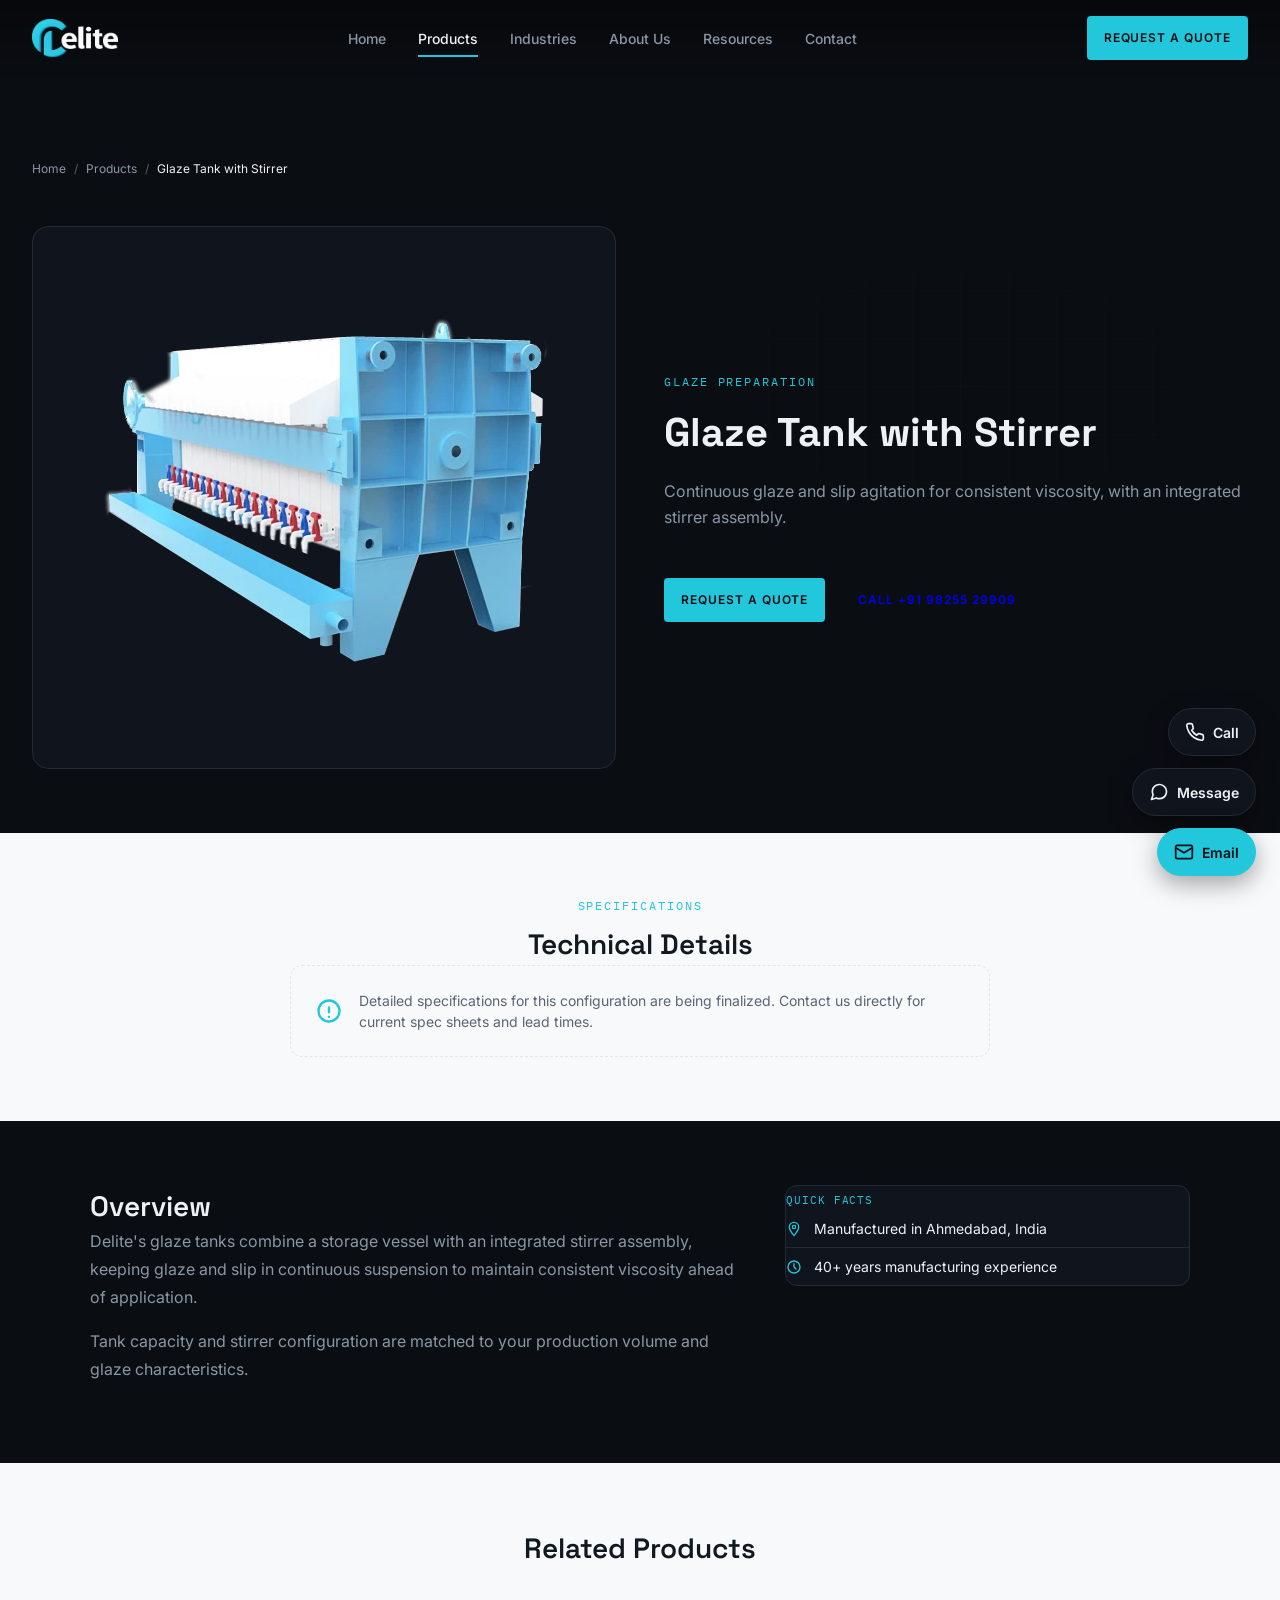
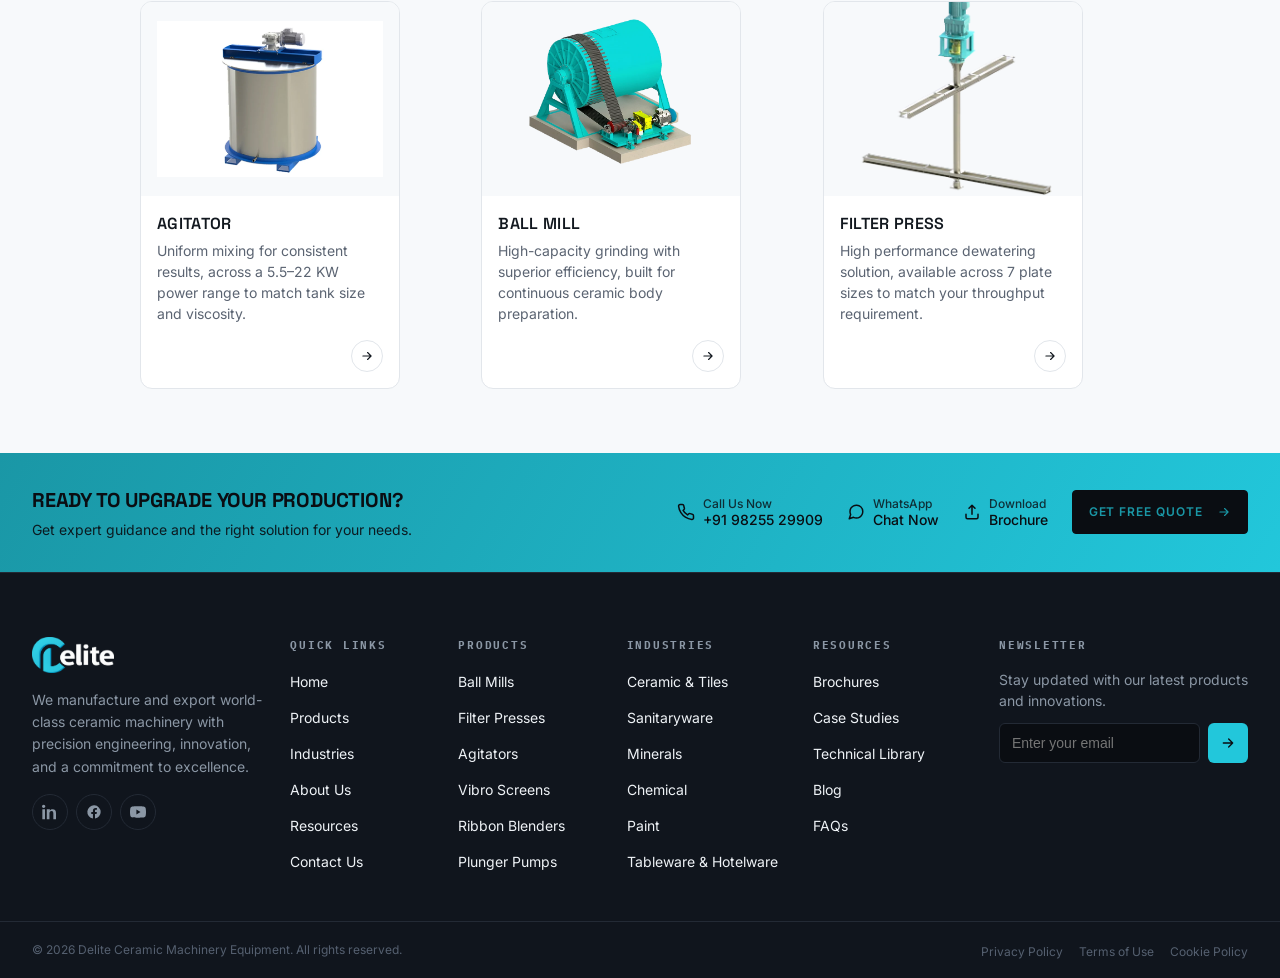
<file: v2/glaze-tank.html>
<!DOCTYPE html>
<html lang="en">
<head>
  <meta charset="UTF-8" />
  <meta name="viewport" content="width=device-width, initial-scale=1.0" />

  <title>Glaze Tank with Stirrer — Delite Ceramic Machinery</title>
  <meta name="description" content="Delite glaze tanks with integrated stirrer for continuous glaze and slip agitation. Manufactured in Ahmedabad, India." />
  <link rel="canonical" href="https://www.deliteceramicmachinery.com/glaze-tank.html" />
  <link rel="icon" href="images/favicon.ico" sizes="any" />
  <link rel="icon" type="image/png" sizes="32x32" href="images/favicon-32x32.png" />
  <link rel="icon" type="image/png" sizes="16x16" href="images/favicon-16x16.png" />
  <link rel="apple-touch-icon" sizes="180x180" href="images/apple-touch-icon.png" />

  <meta property="og:type" content="website" />
  <meta property="og:site_name" content="Delite Ceramic Machinery" />
  <meta property="og:title" content="Glaze Tank with Stirrer | Delite Ceramic Machinery" />
  <meta property="og:description" content="Delite glaze tanks with integrated stirrer for continuous glaze and slip agitation. Manufactured in Ahmedabad, India." />
  <meta property="og:image" content="https://www.deliteceramicmachinery.com/images/glaze-tank.png" />
  <meta property="og:url" content="https://www.deliteceramicmachinery.com/glaze-tank.html" />
  <meta property="og:locale" content="en_IN" />

  <meta name="twitter:card" content="summary_large_image" />
  <meta name="twitter:title" content="Glaze Tank with Stirrer | Delite Ceramic Machinery" />
  <meta name="twitter:description" content="Delite glaze tanks with integrated stirrer for continuous glaze and slip agitation. Manufactured in Ahmedabad, India." />
  <meta name="twitter:image" content="https://www.deliteceramicmachinery.com/images/glaze-tank.png" />

  <script type="application/ld+json">
  {
  "@context": "https://schema.org",
  "@type": "BreadcrumbList",
  "itemListElement": [
    {
      "@type": "ListItem",
      "position": 1,
      "name": "Home",
      "item": "https://www.deliteceramicmachinery.com/"
    },
    {
      "@type": "ListItem",
      "position": 2,
      "name": "Products",
      "item": "https://www.deliteceramicmachinery.com/products.html"
    },
    {
      "@type": "ListItem",
      "position": 3,
      "name": "Glaze Tank with Stirrer",
      "item": "https://www.deliteceramicmachinery.com/glaze-tank.html"
    }
  ]
}
  </script>
  <script type="application/ld+json">
  {
  "@context": "https://schema.org",
  "@type": "Product",
  "name": "Glaze Tank with Stirrer",
  "description": "Continuous glaze and slip agitation for consistent viscosity, with an integrated stirrer assembly.",
  "image": "https://www.deliteceramicmachinery.com/images/glaze-tank.png",
  "brand": {
    "@type": "Brand",
    "name": "Delite Ceramic Machinery"
  },
  "manufacturer": {
    "@type": "Organization",
    "name": "Delite Ceramic Machinery Equipment"
  }
}
  </script>

  <link rel="preconnect" href="https://fonts.googleapis.com" />
  <link rel="preconnect" href="https://fonts.gstatic.com" crossorigin />
  <link
    href="https://fonts.googleapis.com/css2?family=Space+Grotesk:wght@500;600;700&family=Inter:wght@400;500;600&family=IBM+Plex+Mono:wght@400;500&display=swap"
    rel="stylesheet"
  />

  <link rel="stylesheet" href="css/tokens.css" />
  <link rel="stylesheet" href="css/loading.css" />
  <link rel="stylesheet" href="css/navigation.css" />
  <link rel="stylesheet" href="css/product-detail.css" />
  <link rel="stylesheet" href="css/machines.css" />
  <link rel="stylesheet" href="css/cta-banner.css" />
  <link rel="stylesheet" href="css/footer.css" />
  <link rel="stylesheet" href="css/float-cta.css" />

  <noscript>
    <style>
      .loader { display: none !important; }
    </style>
  </noscript>
</head>
<body class="is-loading">
  <a class="skip-link" href="#main-content">Skip to main content</a>

  <div class="loader" data-loader aria-hidden="false">
    <div class="loader__gauge" aria-hidden="true">
      <svg viewBox="0 0 200 200">
        <g class="loader__ticks"></g>
        <circle class="loader__ring-track" cx="100" cy="100" r="90" />
        <circle class="loader__ring-fill" cx="100" cy="100" r="90" />
      </svg>
      <div class="loader__center">
        <span class="loader__percent">0</span>
        <img class="loader__logo" src="images/logo.webp" alt="" width="80" height="35" />
      </div>
    </div>
    <p class="loader__status" aria-hidden="true">
      Calibrating <span>experience</span>
    </p>
    <p class="sr-only" role="status" aria-live="polite" data-loader-status>
      Loading Delite, please wait.
    </p>
  </div>

  <header class="header" data-header>
    <a class="header__logo" href="index.html">
      <img src="images/logo.webp" alt="Delite Ceramic Machinery — Home" width="86" height="38" />
    </a>

    <nav class="nav" aria-label="Primary">
      <ul class="nav__list">
        <li><a class="nav__link" href="index.html">Home</a></li>
        <li><a class="nav__link" href="products.html" aria-current="page">Products</a></li>
        <li><a class="nav__link" href="industries.html">Industries</a></li>
        <li><a class="nav__link" href="about.html">About Us</a></li>
        <li><a class="nav__link" href="resources.html">Resources</a></li>
        <li><a class="nav__link" href="contact.html">Contact</a></li>
      </ul>
    </nav>

    <div class="header__actions">
      <a class="btn btn--primary header__cta" href="contact.html">Request a Quote</a>
      <button
        class="nav-toggle"
        type="button"
        data-nav-toggle
        aria-expanded="false"
        aria-controls="mobile-nav"
        aria-label="Open menu"
      >
        <span class="nav-toggle__icon"><span></span><span></span><span></span></span>
      </button>
    </div>
  </header>

  <div class="nav-scrim" data-nav-scrim></div>

  <nav class="mobile-nav" id="mobile-nav" data-mobile-nav aria-label="Mobile">
    <ul class="mobile-nav__list">
      <li><a class="mobile-nav__link" href="index.html">Home</a></li>
      <li><a class="mobile-nav__link" href="products.html" aria-current="page">Products</a></li>
      <li><a class="mobile-nav__link" href="industries.html">Industries</a></li>
      <li><a class="mobile-nav__link" href="about.html">About Us</a></li>
      <li><a class="mobile-nav__link" href="resources.html">Resources</a></li>
      <li><a class="mobile-nav__link" href="contact.html">Contact</a></li>
    </ul>
    <a class="btn btn--primary mobile-nav__cta" href="contact.html">Request a Quote</a>
  </nav>

  <main id="main-content">
    <nav class="breadcrumb-bar" aria-label="Breadcrumb">
      <ol class="breadcrumb-bar__list">
        <li><a href="index.html">Home</a></li>
        <li aria-hidden="true">/</li>
        <li><a href="products.html">Products</a></li>
        <li aria-hidden="true">/</li>
        <li aria-current="page">Glaze Tank with Stirrer</li>
      </ol>
    </nav>

    <section class="product-hero" aria-labelledby="product-hero-heading">
      <div class="product-hero__inner">
        <div class="product-hero__visual">
          <picture>
            <source srcset="images/glaze-tank.webp" type="image/webp" />
            <img src="images/glaze-tank.png" alt="Delite glaze tank with stirrer" width="477" height="477" data-reveal />
          </picture>
        </div>
        <div>
          <span class="product-hero__kicker">Glaze Preparation</span>
          <h1 id="product-hero-heading" class="product-hero__title">Glaze Tank with Stirrer</h1>
          <p class="product-hero__lead">Continuous glaze and slip agitation for consistent viscosity, with an integrated stirrer assembly.</p>
          <div class="product-hero__spec-row">

          </div>
          <div class="product-hero__ctas">
            <a class="btn btn--primary" href="contact.html?product=Glaze+Tank+with+Stirrer">Request a Quote</a>
            <a class="btn btn--secondary" href="tel:+919825529909">Call +91 98255 29909</a>
          </div>
        </div>
      </div>
    </section>

    <section class="spec-section section--light" aria-labelledby="spec-heading">
      <div class="spec-section__header">
        <span class="spec-section__kicker">Specifications</span>
        <h2 id="spec-heading" class="spec-section__title">Technical Details</h2>
      </div>
        <div class="spec-grid__pending-note">
          <svg viewBox="0 0 24 24" fill="none" stroke="currentColor" stroke-width="2" stroke-linecap="round" stroke-linejoin="round" aria-hidden="true"><path d="M12 9v4M12 17h.01"/><circle cx="12" cy="12" r="9"/></svg>
          <span>Detailed specifications for this configuration are being finalized. Contact us directly for current spec sheets and lead times.</span>
        </div>
    </section>

    <section class="product-overview" aria-labelledby="overview-heading">
      <div class="product-overview__inner">
        <div class="product-overview__body">
          <h2 id="overview-heading" class="product-overview__title">Overview</h2>
          <p>Delite's glaze tanks combine a storage vessel with an integrated stirrer assembly, keeping glaze and slip in continuous suspension to maintain consistent viscosity ahead of application.</p>
          <p>Tank capacity and stirrer configuration are matched to your production volume and glaze characteristics.</p>
        </div>
        <aside class="product-overview__sidebar">
          <div class="overview-card">
            <span class="overview-card__title">Quick Facts</span>
          <div class="overview-card__row">
            <svg viewBox="0 0 24 24" fill="none" stroke="currentColor" stroke-width="2" stroke-linecap="round" stroke-linejoin="round"><path d="M12 2C8 2 5 5 5 9c0 5 7 13 7 13s7-8 7-13c0-4-3-7-7-7z"/><circle cx="12" cy="9" r="2.5"/></svg>
            <span>Manufactured in Ahmedabad, India</span>
          </div>
          <div class="overview-card__row">
            <svg viewBox="0 0 24 24" fill="none" stroke="currentColor" stroke-width="2" stroke-linecap="round" stroke-linejoin="round"><circle cx="12" cy="12" r="9"/><path d="M12 7v5l3 3"/></svg>
            <span>40+ years manufacturing experience</span>
          </div>
          </div>
        </aside>
      </div>
    </section>

    <section class="related-products section--light" aria-labelledby="related-heading">
      <h2 id="related-heading" class="related-products__title">Related Products</h2>
      <div class="related-products__grid">
        <a class="machine-card" href="agitator.html">
          <div class="machine-card__image-wrap">
            <picture>
              <source srcset="images/card-agitator.webp" type="image/webp" />
              <img src="images/card-agitator.png" alt="Delite industrial agitator" width="835" height="577" loading="lazy" />
            </picture>
          </div>
          <div class="machine-card__body">
            <span class="machine-card__name">Agitator</span>
            <p class="machine-card__tagline">Uniform mixing for consistent results, across a 5.5–22 KW power range to match tank size and viscosity.</p>
            <span class="machine-card__arrow" aria-hidden="true">
              <svg viewBox="0 0 24 24" fill="none" stroke="currentColor" stroke-width="2" stroke-linecap="round" stroke-linejoin="round"><path d="M5 12h14M13 6l6 6-6 6"/></svg>
            </span>
          </div>
        </a>
        <a class="machine-card" href="ball-mill.html">
          <div class="machine-card__image-wrap">
            <picture>
              <source srcset="images/hero-ballmill.webp" type="image/webp" />
              <img src="images/hero-ballmill.png" alt="Delite industrial ball mill" width="811" height="582" loading="lazy" />
            </picture>
          </div>
          <div class="machine-card__body">
            <span class="machine-card__name">Ball Mill</span>
            <p class="machine-card__tagline">High-capacity grinding with superior efficiency, built for continuous ceramic body preparation.</p>
            <span class="machine-card__arrow" aria-hidden="true">
              <svg viewBox="0 0 24 24" fill="none" stroke="currentColor" stroke-width="2" stroke-linecap="round" stroke-linejoin="round"><path d="M5 12h14M13 6l6 6-6 6"/></svg>
            </span>
          </div>
        </a>
        <a class="machine-card" href="filter-press.html">
          <div class="machine-card__image-wrap">
            <picture>
              <source srcset="images/hero-filterpress.webp" type="image/webp" />
              <img src="images/hero-filterpress.png" alt="Delite filter press" width="477" height="477" loading="lazy" />
            </picture>
          </div>
          <div class="machine-card__body">
            <span class="machine-card__name">Filter Press</span>
            <p class="machine-card__tagline">High performance dewatering solution, available across 7 plate sizes to match your throughput requirement.</p>
            <span class="machine-card__arrow" aria-hidden="true">
              <svg viewBox="0 0 24 24" fill="none" stroke="currentColor" stroke-width="2" stroke-linecap="round" stroke-linejoin="round"><path d="M5 12h14M13 6l6 6-6 6"/></svg>
            </span>
          </div>
        </a>
      </div>
    </section>

    <section class="cta-banner" aria-labelledby="cta-banner-heading">
      <div class="cta-banner__inner">
        <div class="cta-banner__text">
          <h2 id="cta-banner-heading" class="cta-banner__title">Ready to Upgrade Your Production?</h2>
          <p class="cta-banner__subtext">Get expert guidance and the right solution for your needs.</p>
        </div>
        <div class="cta-banner__actions">
          <a class="cta-banner__quick" href="tel:+919825529909">
            <svg viewBox="0 0 24 24" fill="none" stroke="currentColor" stroke-width="2" stroke-linecap="round" stroke-linejoin="round"><path d="M22 16.92v3a2 2 0 0 1-2.18 2 19.79 19.79 0 0 1-8.63-3.07 19.5 19.5 0 0 1-6-6 19.79 19.79 0 0 1-3.07-8.67A2 2 0 0 1 4.11 2h3a2 2 0 0 1 2 1.72c.127.96.361 1.903.7 2.81a2 2 0 0 1-.45 2.11L8.09 9.91a16 16 0 0 0 6 6l1.27-1.27a2 2 0 0 1 2.11-.45c.907.339 1.85.573 2.81.7A2 2 0 0 1 22 16.92z"/></svg>
            <span class="cta-banner__quick-label"><small>Call Us Now</small>+91 98255 29909</span>
          </a>
          <a class="cta-banner__quick" href="https://wa.me/919825529909" target="_blank" rel="noopener">
            <svg viewBox="0 0 24 24" fill="none" stroke="currentColor" stroke-width="2" stroke-linecap="round" stroke-linejoin="round"><path d="M21 11.5a8.38 8.38 0 0 1-.9 3.8 8.5 8.5 0 0 1-7.6 4.7 8.38 8.38 0 0 1-3.8-.9L3 21l1.9-5.7a8.38 8.38 0 0 1-.9-3.8 8.5 8.5 0 0 1 4.7-7.6 8.38 8.38 0 0 1 3.8-.9h.5a8.48 8.48 0 0 1 8 8v.5z"/></svg>
            <span class="cta-banner__quick-label"><small>WhatsApp</small>Chat Now</span>
          </a>
          <a class="cta-banner__quick" href="contact.html">
            <svg viewBox="0 0 24 24" fill="none" stroke="currentColor" stroke-width="2" stroke-linecap="round" stroke-linejoin="round"><path d="M12 15V3M8 7l4-4 4 4"/><path d="M4 15v4a2 2 0 0 0 2 2h12a2 2 0 0 0 2-2v-4"/></svg>
            <span class="cta-banner__quick-label"><small>Download</small>Brochure</span>
          </a>
          <a class="btn" href="contact.html">
            Get Free Quote
            <svg viewBox="0 0 24 24" width="14" height="14" fill="none" stroke="currentColor" stroke-width="2" stroke-linecap="round" stroke-linejoin="round" style="margin-left:6px;"><path d="M5 12h14M13 6l6 6-6 6"/></svg>
          </a>
        </div>
      </div>
    </section>

  </main>

  <footer class="footer">
    <div class="footer__top">
      <div class="footer__brand">
        <a class="footer__logo" href="index.html" aria-label="Delite Ceramic Machinery — Home">
          <img src="images/logo.webp" alt="Delite Ceramic Machinery" width="82" height="36" />
        </a>
        <p class="footer__tagline">
          We manufacture and export world-class ceramic machinery with
          precision engineering, innovation, and a commitment to
          excellence.
        </p>
        <div class="footer__socials">
          <a class="footer__social" href="#" aria-label="Delite on LinkedIn (link pending)">
            <svg viewBox="0 0 24 24" fill="currentColor"><path d="M4.98 3.5C4.98 4.88 3.87 6 2.5 6S0 4.88 0 3.5 1.12 1 2.5 1s2.48 1.12 2.48 2.5zM.5 8h4V23h-4V8zm7.5 0h3.8v2.05h.05c.53-1 1.83-2.05 3.77-2.05C19.7 8 21 10.15 21 14.05V23h-4v-8.2c0-1.95-.03-4.45-2.7-4.45-2.7 0-3.1 2.1-3.1 4.3V23h-4V8z"/></svg>
          </a>
          <a class="footer__social" href="#" aria-label="Delite on Facebook (link pending)">
            <svg viewBox="0 0 24 24" fill="currentColor"><path d="M22 12a10 10 0 1 0-11.6 9.9v-7H7.9V12h2.5V9.8c0-2.5 1.5-3.9 3.8-3.9 1.1 0 2.2.2 2.2.2v2.4h-1.3c-1.2 0-1.6.8-1.6 1.6V12h2.8l-.4 2.9h-2.4v7A10 10 0 0 0 22 12z"/></svg>
          </a>
          <a class="footer__social" href="#" aria-label="Delite on YouTube (link pending)">
            <svg viewBox="0 0 24 24" fill="currentColor"><path d="M23.5 6.2a3 3 0 0 0-2.1-2.1C19.5 3.5 12 3.5 12 3.5s-7.5 0-9.4.6A3 3 0 0 0 .5 6.2 31 31 0 0 0 0 12a31 31 0 0 0 .5 5.8 3 3 0 0 0 2.1 2.1c1.9.6 9.4.6 9.4.6s7.5 0 9.4-.6a3 3 0 0 0 2.1-2.1A31 31 0 0 0 24 12a31 31 0 0 0-.5-5.8zM9.6 15.6V8.4L15.8 12z"/></svg>
          </a>
        </div>
      </div>

      <nav aria-label="Footer quick links">
        <h2 class="footer__heading">Quick Links</h2>
        <ul class="footer__list">
          <li><a class="footer__link" href="index.html">Home</a></li>
          <li><a class="footer__link" href="products.html">Products</a></li>
          <li><a class="footer__link" href="industries.html">Industries</a></li>
          <li><a class="footer__link" href="about.html">About Us</a></li>
          <li><a class="footer__link" href="resources.html">Resources</a></li>
          <li><a class="footer__link" href="contact.html">Contact Us</a></li>
        </ul>
      </nav>

      <nav aria-label="Footer products">
        <h2 class="footer__heading">Products</h2>
        <ul class="footer__list">
          <li><a class="footer__link" href="ball-mill.html">Ball Mills</a></li>
          <li><a class="footer__link" href="filter-press.html">Filter Presses</a></li>
          <li><a class="footer__link" href="agitator.html">Agitators</a></li>
          <li><a class="footer__link" href="products.html#vibro-screen">Vibro Screens</a></li>
          <li><a class="footer__link" href="products.html#ribbon-blender">Ribbon Blenders</a></li>
          <li><a class="footer__link" href="products.html#plunger-pumps">Plunger Pumps</a></li>
        </ul>
      </nav>

      <nav aria-label="Footer industries">
        <h2 class="footer__heading">Industries</h2>
        <ul class="footer__list">
          <li><a class="footer__link" href="industries.html#ceramic">Ceramic &amp; Tiles</a></li>
          <li><a class="footer__link" href="industries.html#sanitaryware">Sanitaryware</a></li>
          <li><a class="footer__link" href="industries.html#minerals">Minerals</a></li>
          <li><a class="footer__link" href="industries.html#chemical">Chemical</a></li>
          <li><a class="footer__link" href="industries.html#paint">Paint</a></li>
          <li><a class="footer__link" href="industries.html#tableware">Tableware &amp; Hotelware</a></li>
        </ul>
      </nav>

      <nav aria-label="Footer resources">
        <h2 class="footer__heading">Resources</h2>
        <ul class="footer__list">
          <li><a class="footer__link" href="resources.html#brochures">Brochures</a></li>
          <li><a class="footer__link" href="resources.html#case-studies">Case Studies</a></li>
          <li><a class="footer__link" href="resources.html#technical-library">Technical Library</a></li>
          <li><a class="footer__link" href="blog.html">Blog</a></li>
          <li><a class="footer__link" href="resources.html#faqs">FAQs</a></li>
        </ul>
      </nav>

      <div>
        <h2 class="footer__heading">Newsletter</h2>
        <p class="footer__newsletter-copy">Stay updated with our latest products and innovations.</p>
        <!--
          No real newsletter/email service connected yet (Mailchimp,
          etc.) — see footer.js. Rather than fake a silent success,
          it tells the visitor honestly that signup isn't wired up.
        -->
        <form class="footer__newsletter" data-newsletter-form novalidate>
          <label class="sr-only" for="newsletter-email">Email address</label>
          <input type="email" id="newsletter-email" name="email" placeholder="Enter your email" required autocomplete="email" />
          <button type="submit" aria-label="Subscribe to newsletter">
            <svg viewBox="0 0 24 24" fill="none" stroke="currentColor" stroke-width="2" stroke-linecap="round" stroke-linejoin="round"><path d="M5 12h14M13 6l6 6-6 6"/></svg>
          </button>
        </form>
        <p class="footer__form-status" data-newsletter-status role="status" aria-live="polite"></p>
      </div>
    </div>

    <div class="footer__bottom">
      <div class="footer__bottom-inner">
        <p class="footer__copyright">
          © <span data-footer-year>2026</span> Delite Ceramic Machinery Equipment. All rights reserved.
        </p>
        <ul class="footer__legal">
          <li><a href="privacy.html">Privacy Policy</a></li>
          <li><a href="terms.html">Terms of Use</a></li>
          <li><a href="cookies.html">Cookie Policy</a></li>
        </ul>
      </div>
    </div>
  </footer>

  <!-- ==========================================================
       FLOATING CONTACT CTA — sitewide, present on every page.
       All 3 real, verified contact channels, one click away (no
       expand step) per directive. "Message" = WhatsApp click-to-
       chat, the practical default channel for B2B inquiries in
       this market — flag if you'd rather this be SMS or live chat.
       ========================================================== -->
  <div class="float-cta" aria-label="Quick contact">
    <a class="float-cta__action" href="tel:+919825529909" aria-label="Call Delite Ceramic Machinery">
      <span class="float-cta__icon" aria-hidden="true">
        <svg viewBox="0 0 24 24" fill="none" stroke="currentColor" stroke-width="2" stroke-linecap="round" stroke-linejoin="round"><path d="M22 16.92v3a2 2 0 0 1-2.18 2 19.79 19.79 0 0 1-8.63-3.07 19.5 19.5 0 0 1-6-6 19.79 19.79 0 0 1-3.07-8.67A2 2 0 0 1 4.11 2h3a2 2 0 0 1 2 1.72c.127.96.361 1.903.7 2.81a2 2 0 0 1-.45 2.11L8.09 9.91a16 16 0 0 0 6 6l1.27-1.27a2 2 0 0 1 2.11-.45c.907.339 1.85.573 2.81.7A2 2 0 0 1 22 16.92z" /></svg>
      </span>
      <span class="float-cta__label">Call</span>
    </a>
    <a class="float-cta__action" href="https://wa.me/919825529909" target="_blank" rel="noopener" aria-label="Message Delite Ceramic Machinery on WhatsApp (opens in a new tab)">
      <span class="float-cta__icon" aria-hidden="true">
        <svg viewBox="0 0 24 24" fill="none" stroke="currentColor" stroke-width="2" stroke-linecap="round" stroke-linejoin="round"><path d="M21 11.5a8.38 8.38 0 0 1-.9 3.8 8.5 8.5 0 0 1-7.6 4.7 8.38 8.38 0 0 1-3.8-.9L3 21l1.9-5.7a8.38 8.38 0 0 1-.9-3.8 8.5 8.5 0 0 1 4.7-7.6 8.38 8.38 0 0 1 3.8-.9h.5a8.48 8.48 0 0 1 8 8v.5z" /></svg>
      </span>
      <span class="float-cta__label">Message</span>
    </a>
    <a class="float-cta__action float-cta__action--primary" href="mailto:info@deliteceramicmachinery.com" aria-label="Email Delite Ceramic Machinery">
      <span class="float-cta__icon" aria-hidden="true">
        <svg viewBox="0 0 24 24" fill="none" stroke="currentColor" stroke-width="2" stroke-linecap="round" stroke-linejoin="round"><rect x="2" y="4" width="20" height="16" rx="2" /><path d="m22 7-10 6L2 7" /></svg>
      </span>
      <span class="float-cta__label">Email</span>
    </a>
  </div>


  <script src="js/loading.js"></script>
  <script src="js/navigation.js"></script>
  <script src="js/footer.js"></script>
  <script src="js/img-reveal.js"></script>
</body>
</html>
</file>
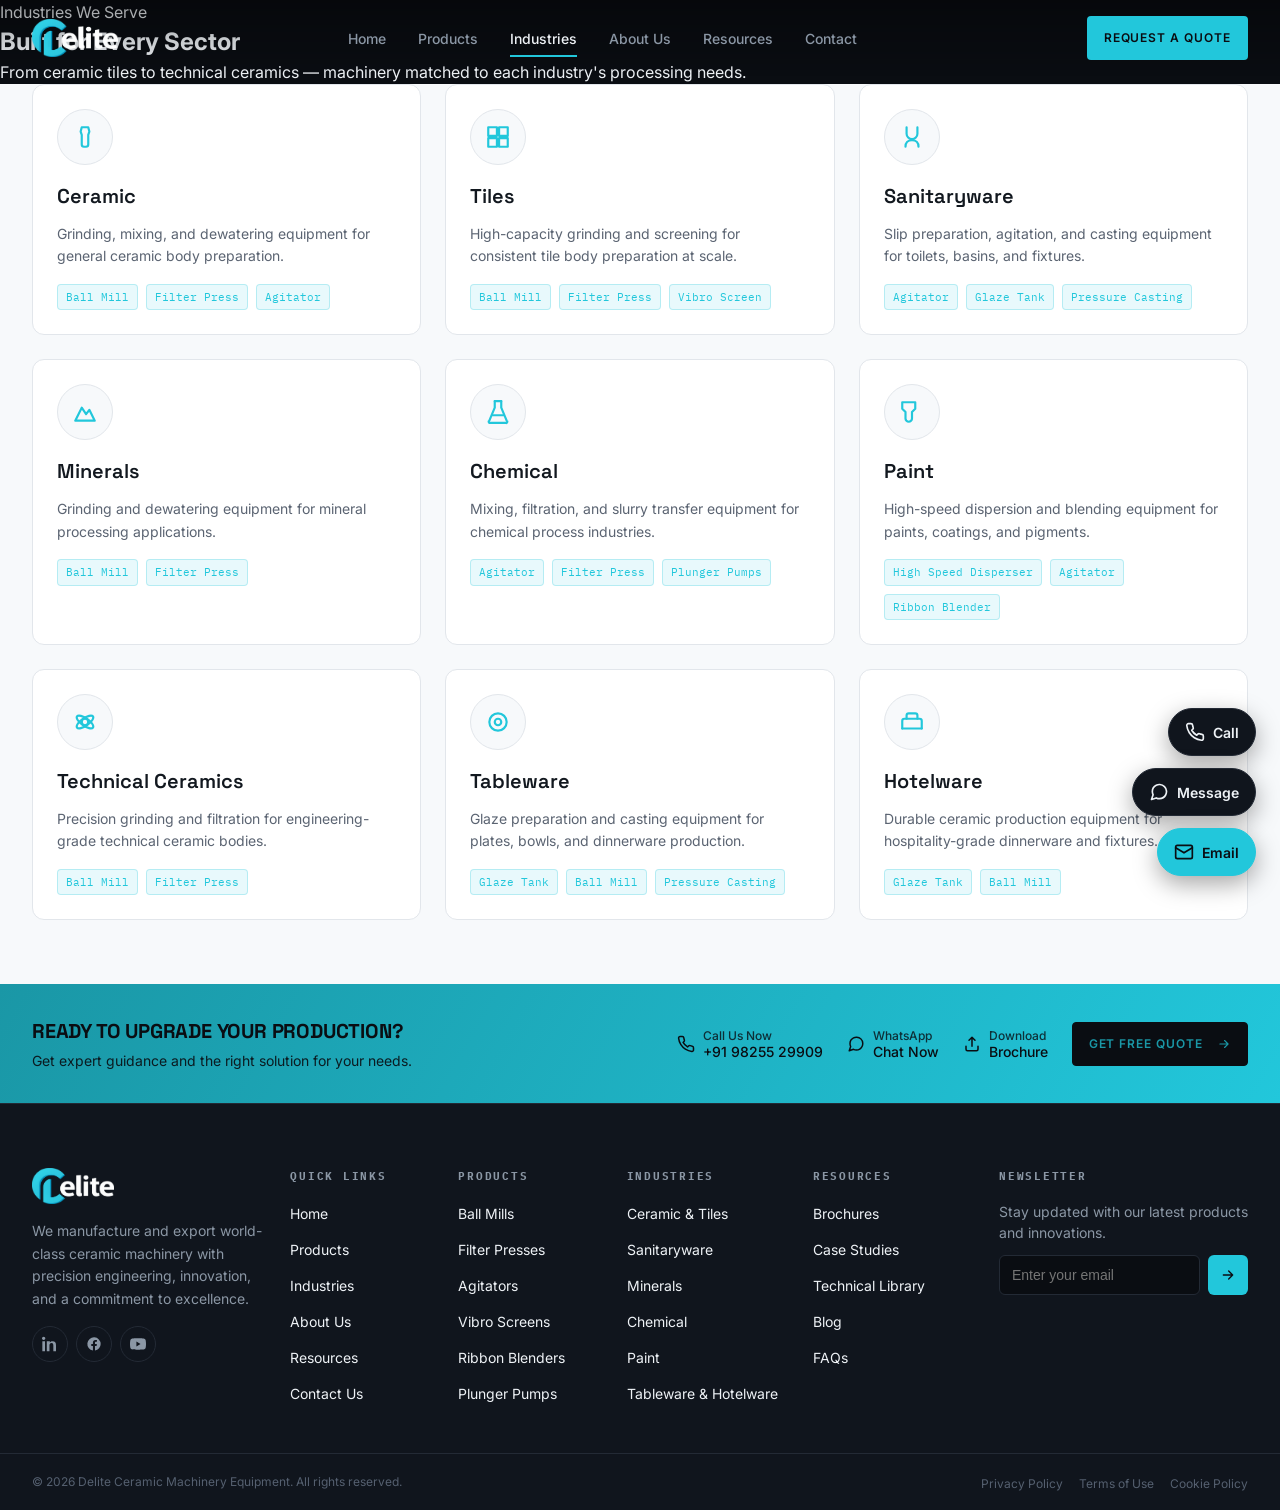
<file: v2/industries.html>
<!DOCTYPE html>
<html lang="en">
<head>
  <meta charset="UTF-8" />
  <meta name="viewport" content="width=device-width, initial-scale=1.0" />

  <title>Industries We Serve | Ceramic, Sanitaryware, Chemical &amp; More — Delite</title>
  <meta
    name="description"
    content="Delite serves ceramic tiles, sanitaryware, tableware, technical ceramics, chemical, paint &amp; mineral processing industries with precision machinery."
  />
  <link rel="canonical" href="https://www.deliteceramicmachinery.com/industries.html" />
  <link rel="icon" href="images/favicon.ico" sizes="any" />
  <link rel="icon" type="image/png" sizes="32x32" href="images/favicon-32x32.png" />
  <link rel="icon" type="image/png" sizes="16x16" href="images/favicon-16x16.png" />
  <link rel="apple-touch-icon" sizes="180x180" href="images/apple-touch-icon.png" />

  <meta property="og:type" content="website" />
  <meta property="og:site_name" content="Delite Ceramic Machinery" />
  <meta property="og:title" content="Industries We Serve | Delite Ceramic Machinery" />
  <meta property="og:description" content="Ceramic tiles, sanitaryware, tableware, technical ceramics, chemical, paint and mineral processing — machinery built for each." />
  <meta property="og:image" content="https://www.deliteceramicmachinery.com/images/hero-ballmill.png" />
  <meta property="og:url" content="https://www.deliteceramicmachinery.com/industries.html" />
  <meta property="og:locale" content="en_IN" />

  <meta name="twitter:card" content="summary_large_image" />
  <meta name="twitter:title" content="Industries We Serve | Delite Ceramic Machinery" />
  <meta name="twitter:description" content="Ceramic tiles, sanitaryware, tableware, technical ceramics, chemical, paint and mineral processing." />
  <meta name="twitter:image" content="https://www.deliteceramicmachinery.com/images/hero-ballmill.png" />

  <script type="application/ld+json">
  {
    "@context": "https://schema.org",
    "@type": "BreadcrumbList",
    "itemListElement": [
      { "@type": "ListItem", "position": 1, "name": "Home", "item": "https://www.deliteceramicmachinery.com/" },
      { "@type": "ListItem", "position": 2, "name": "Industries", "item": "https://www.deliteceramicmachinery.com/industries.html" }
    ]
  }
  </script>

  <link rel="preconnect" href="https://fonts.googleapis.com" />
  <link rel="preconnect" href="https://fonts.gstatic.com" crossorigin />
  <link
    href="https://fonts.googleapis.com/css2?family=Space+Grotesk:wght@500;600;700&family=Inter:wght@400;500;600&family=IBM+Plex+Mono:wght@400;500&display=swap"
    rel="stylesheet"
  />

  <link rel="stylesheet" href="css/tokens.css" />
  <link rel="stylesheet" href="css/loading.css" />
  <link rel="stylesheet" href="css/navigation.css" />
  <link rel="stylesheet" href="css/products.css" />
  <link rel="stylesheet" href="css/industries.css" />
  <link rel="stylesheet" href="css/cta-banner.css" />
  <link rel="stylesheet" href="css/footer.css" />
  <link rel="stylesheet" href="css/float-cta.css" />

  <noscript>
    <style>
      .loader { display: none !important; }
    </style>
  </noscript>
</head>
<body class="is-loading">
  <a class="skip-link" href="#main-content">Skip to main content</a>

  <div class="loader" data-loader aria-hidden="false">
    <div class="loader__gauge" aria-hidden="true">
      <svg viewBox="0 0 200 200">
        <g class="loader__ticks"></g>
        <circle class="loader__ring-track" cx="100" cy="100" r="90" />
        <circle class="loader__ring-fill" cx="100" cy="100" r="90" />
      </svg>
      <div class="loader__center">
        <span class="loader__percent">0</span>
        <img class="loader__logo" src="images/logo.webp" alt="" width="80" height="35" />
      </div>
    </div>
    <p class="loader__status" aria-hidden="true">
      Calibrating <span>experience</span>
    </p>
    <p class="sr-only" role="status" aria-live="polite" data-loader-status>
      Loading Delite, please wait.
    </p>
  </div>

  <header class="header" data-header>
    <a class="header__logo" href="index.html">
      <img src="images/logo.webp" alt="Delite Ceramic Machinery — Home" width="86" height="38" />
    </a>

    <nav class="nav" aria-label="Primary">
      <ul class="nav__list">
        <li><a class="nav__link" href="index.html">Home</a></li>
        <li><a class="nav__link" href="products.html">Products</a></li>
        <li><a class="nav__link" href="industries.html" aria-current="page">Industries</a></li>
        <li><a class="nav__link" href="about.html">About Us</a></li>
        <li><a class="nav__link" href="resources.html">Resources</a></li>
        <li><a class="nav__link" href="contact.html">Contact</a></li>
      </ul>
    </nav>

    <div class="header__actions">
      <a class="btn btn--primary header__cta" href="contact.html">Request a Quote</a>
      <button
        class="nav-toggle"
        type="button"
        data-nav-toggle
        aria-expanded="false"
        aria-controls="mobile-nav"
        aria-label="Open menu"
      >
        <span class="nav-toggle__icon"><span></span><span></span><span></span></span>
      </button>
    </div>
  </header>

  <div class="nav-scrim" data-nav-scrim></div>

  <nav class="mobile-nav" id="mobile-nav" data-mobile-nav aria-label="Mobile">
    <ul class="mobile-nav__list">
      <li><a class="mobile-nav__link" href="index.html">Home</a></li>
      <li><a class="mobile-nav__link" href="products.html">Products</a></li>
      <li><a class="mobile-nav__link" href="industries.html" aria-current="page">Industries</a></li>
      <li><a class="mobile-nav__link" href="about.html">About Us</a></li>
      <li><a class="mobile-nav__link" href="resources.html">Resources</a></li>
      <li><a class="mobile-nav__link" href="contact.html">Contact</a></li>
    </ul>
    <a class="btn btn--primary mobile-nav__cta" href="contact.html">Request a Quote</a>
  </nav>

  <main id="main-content">
    <section class="page-intro" aria-labelledby="page-intro-heading">
      <span class="page-intro__kicker">Industries We Serve</span>
      <h1 id="page-intro-heading" class="page-intro__title">Built for Every Sector</h1>
      <p class="page-intro__lead">
        From ceramic tiles to technical ceramics — machinery matched to
        each industry's processing needs.
      </p>
    </section>

    <section class="industries-list section--light" aria-label="All industries">
      <div class="industries-list__grid">
        <article class="industry-detail" id="ceramic">
          <span class="industry-detail__icon" aria-hidden="true">
            <svg viewBox="0 0 24 24" fill="none" stroke="currentColor" stroke-width="2" stroke-linecap="round" stroke-linejoin="round"><path d="M9 3h6l1 4-1 3v9a2 2 0 0 1-2 2h-2a2 2 0 0 1-2-2v-9L8 7z"/></svg>
          </span>
          <h2 class="industry-detail__title">Ceramic</h2>
          <p class="industry-detail__copy">Grinding, mixing, and dewatering equipment for general ceramic body preparation.</p>
          <div class="industry-detail__machines">
            <a class="industry-detail__machine-tag" href="ball-mill.html">Ball Mill</a>
            <a class="industry-detail__machine-tag" href="filter-press.html">Filter Press</a>
            <a class="industry-detail__machine-tag" href="agitator.html">Agitator</a>
          </div>
        </article>

        <article class="industry-detail" id="tiles">
          <span class="industry-detail__icon" aria-hidden="true">
            <svg viewBox="0 0 24 24" fill="none" stroke="currentColor" stroke-width="2" stroke-linecap="round" stroke-linejoin="round"><rect x="3" y="3" width="8" height="8"/><rect x="13" y="3" width="8" height="8"/><rect x="3" y="13" width="8" height="8"/><rect x="13" y="13" width="8" height="8"/></svg>
          </span>
          <h2 class="industry-detail__title">Tiles</h2>
          <p class="industry-detail__copy">High-capacity grinding and screening for consistent tile body preparation at scale.</p>
          <div class="industry-detail__machines">
            <a class="industry-detail__machine-tag" href="ball-mill.html">Ball Mill</a>
            <a class="industry-detail__machine-tag" href="filter-press.html">Filter Press</a>
            <a class="industry-detail__machine-tag" href="products.html#vibro-screen">Vibro Screen</a>
          </div>
        </article>

        <article class="industry-detail" id="sanitaryware">
          <span class="industry-detail__icon" aria-hidden="true">
            <svg viewBox="0 0 24 24" fill="none" stroke="currentColor" stroke-width="2" stroke-linecap="round" stroke-linejoin="round"><path d="M7 3v6a5 5 0 0 0 10 0V3"/><path d="M6 21c0-4 2.5-6 6-6s6 2 6 6"/></svg>
          </span>
          <h2 class="industry-detail__title">Sanitaryware</h2>
          <p class="industry-detail__copy">Slip preparation, agitation, and casting equipment for toilets, basins, and fixtures.</p>
          <div class="industry-detail__machines">
            <a class="industry-detail__machine-tag" href="agitator.html">Agitator</a>
            <a class="industry-detail__machine-tag" href="glaze-tank.html">Glaze Tank</a>
            <a class="industry-detail__machine-tag" href="products.html#pressure-casting">Pressure Casting</a>
          </div>
        </article>

        <article class="industry-detail" id="minerals">
          <span class="industry-detail__icon" aria-hidden="true">
            <svg viewBox="0 0 24 24" fill="none" stroke="currentColor" stroke-width="2" stroke-linecap="round" stroke-linejoin="round"><path d="M3 20 9 8l4 6 3-4 5 10z"/></svg>
          </span>
          <h2 class="industry-detail__title">Minerals</h2>
          <p class="industry-detail__copy">Grinding and dewatering equipment for mineral processing applications.</p>
          <div class="industry-detail__machines">
            <a class="industry-detail__machine-tag" href="ball-mill.html">Ball Mill</a>
            <a class="industry-detail__machine-tag" href="filter-press.html">Filter Press</a>
          </div>
        </article>

        <article class="industry-detail" id="chemical">
          <span class="industry-detail__icon" aria-hidden="true">
            <svg viewBox="0 0 24 24" fill="none" stroke="currentColor" stroke-width="2" stroke-linecap="round" stroke-linejoin="round"><path d="M9 2v6L4 20a1 1 0 0 0 1 2h14a1 1 0 0 0 1-2L15 8V2"/><path d="M9 2h6"/><path d="M7 15h10"/></svg>
          </span>
          <h2 class="industry-detail__title">Chemical</h2>
          <p class="industry-detail__copy">Mixing, filtration, and slurry transfer equipment for chemical process industries.</p>
          <div class="industry-detail__machines">
            <a class="industry-detail__machine-tag" href="agitator.html">Agitator</a>
            <a class="industry-detail__machine-tag" href="filter-press.html">Filter Press</a>
            <a class="industry-detail__machine-tag" href="products.html#plunger-pumps">Plunger Pumps</a>
          </div>
        </article>

        <article class="industry-detail" id="paint">
          <span class="industry-detail__icon" aria-hidden="true">
            <svg viewBox="0 0 24 24" fill="none" stroke="currentColor" stroke-width="2" stroke-linecap="round" stroke-linejoin="round"><path d="M3 3h12v6l-3 3v6a3 3 0 0 1-6 0v-6L3 9z"/></svg>
          </span>
          <h2 class="industry-detail__title">Paint</h2>
          <p class="industry-detail__copy">High-speed dispersion and blending equipment for paints, coatings, and pigments.</p>
          <div class="industry-detail__machines">
            <a class="industry-detail__machine-tag" href="products.html#high-speed-disperser">High Speed Disperser</a>
            <a class="industry-detail__machine-tag" href="agitator.html">Agitator</a>
            <a class="industry-detail__machine-tag" href="products.html#ribbon-blender">Ribbon Blender</a>
          </div>
        </article>

        <article class="industry-detail" id="technical-ceramics">
          <span class="industry-detail__icon" aria-hidden="true">
            <svg viewBox="0 0 24 24" fill="none" stroke="currentColor" stroke-width="2" stroke-linecap="round" stroke-linejoin="round"><circle cx="12" cy="12" r="3"/><ellipse cx="12" cy="12" rx="9" ry="3.5" transform="rotate(35 12 12)"/><ellipse cx="12" cy="12" rx="9" ry="3.5" transform="rotate(-35 12 12)"/></svg>
          </span>
          <h2 class="industry-detail__title">Technical Ceramics</h2>
          <p class="industry-detail__copy">Precision grinding and filtration for engineering-grade technical ceramic bodies.</p>
          <div class="industry-detail__machines">
            <a class="industry-detail__machine-tag" href="ball-mill.html">Ball Mill</a>
            <a class="industry-detail__machine-tag" href="filter-press.html">Filter Press</a>
          </div>
        </article>

        <article class="industry-detail" id="tableware">
          <span class="industry-detail__icon" aria-hidden="true">
            <svg viewBox="0 0 24 24" fill="none" stroke="currentColor" stroke-width="2" stroke-linecap="round" stroke-linejoin="round"><circle cx="12" cy="12" r="8"/><circle cx="12" cy="12" r="3"/></svg>
          </span>
          <h2 class="industry-detail__title">Tableware</h2>
          <p class="industry-detail__copy">Glaze preparation and casting equipment for plates, bowls, and dinnerware production.</p>
          <div class="industry-detail__machines">
            <a class="industry-detail__machine-tag" href="glaze-tank.html">Glaze Tank</a>
            <a class="industry-detail__machine-tag" href="ball-mill.html">Ball Mill</a>
            <a class="industry-detail__machine-tag" href="products.html#pressure-casting">Pressure Casting</a>
          </div>
        </article>

        <article class="industry-detail" id="hotelware">
          <span class="industry-detail__icon" aria-hidden="true">
            <svg viewBox="0 0 24 24" fill="none" stroke="currentColor" stroke-width="2" stroke-linecap="round" stroke-linejoin="round"><path d="M3 18v-7a2 2 0 0 1 2-2h14a2 2 0 0 1 2 2v7"/><path d="M3 18h18"/><path d="M7 9V6a2 2 0 0 1 2-2h6a2 2 0 0 1 2 2v3"/></svg>
          </span>
          <h2 class="industry-detail__title">Hotelware</h2>
          <p class="industry-detail__copy">Durable ceramic production equipment for hospitality-grade dinnerware and fixtures.</p>
          <div class="industry-detail__machines">
            <a class="industry-detail__machine-tag" href="glaze-tank.html">Glaze Tank</a>
            <a class="industry-detail__machine-tag" href="ball-mill.html">Ball Mill</a>
          </div>
        </article>

      </div>
    </section>
    <section class="cta-banner" aria-labelledby="cta-banner-heading">
      <div class="cta-banner__inner">
        <div class="cta-banner__text">
          <h2 id="cta-banner-heading" class="cta-banner__title">Ready to Upgrade Your Production?</h2>
          <p class="cta-banner__subtext">Get expert guidance and the right solution for your needs.</p>
        </div>
        <div class="cta-banner__actions">
          <a class="cta-banner__quick" href="tel:+919825529909">
            <svg viewBox="0 0 24 24" fill="none" stroke="currentColor" stroke-width="2" stroke-linecap="round" stroke-linejoin="round"><path d="M22 16.92v3a2 2 0 0 1-2.18 2 19.79 19.79 0 0 1-8.63-3.07 19.5 19.5 0 0 1-6-6 19.79 19.79 0 0 1-3.07-8.67A2 2 0 0 1 4.11 2h3a2 2 0 0 1 2 1.72c.127.96.361 1.903.7 2.81a2 2 0 0 1-.45 2.11L8.09 9.91a16 16 0 0 0 6 6l1.27-1.27a2 2 0 0 1 2.11-.45c.907.339 1.85.573 2.81.7A2 2 0 0 1 22 16.92z"/></svg>
            <span class="cta-banner__quick-label"><small>Call Us Now</small>+91 98255 29909</span>
          </a>
          <a class="cta-banner__quick" href="https://wa.me/919825529909" target="_blank" rel="noopener">
            <svg viewBox="0 0 24 24" fill="none" stroke="currentColor" stroke-width="2" stroke-linecap="round" stroke-linejoin="round"><path d="M21 11.5a8.38 8.38 0 0 1-.9 3.8 8.5 8.5 0 0 1-7.6 4.7 8.38 8.38 0 0 1-3.8-.9L3 21l1.9-5.7a8.38 8.38 0 0 1-.9-3.8 8.5 8.5 0 0 1 4.7-7.6 8.38 8.38 0 0 1 3.8-.9h.5a8.48 8.48 0 0 1 8 8v.5z"/></svg>
            <span class="cta-banner__quick-label"><small>WhatsApp</small>Chat Now</span>
          </a>
          <a class="cta-banner__quick" href="contact.html">
            <svg viewBox="0 0 24 24" fill="none" stroke="currentColor" stroke-width="2" stroke-linecap="round" stroke-linejoin="round"><path d="M12 15V3M8 7l4-4 4 4"/><path d="M4 15v4a2 2 0 0 0 2 2h12a2 2 0 0 0 2-2v-4"/></svg>
            <span class="cta-banner__quick-label"><small>Download</small>Brochure</span>
          </a>
          <a class="btn" href="contact.html">
            Get Free Quote
            <svg viewBox="0 0 24 24" width="14" height="14" fill="none" stroke="currentColor" stroke-width="2" stroke-linecap="round" stroke-linejoin="round" style="margin-left:6px;"><path d="M5 12h14M13 6l6 6-6 6"/></svg>
          </a>
        </div>
      </div>
    </section>

  </main>

  <footer class="footer">
    <div class="footer__top">
      <div class="footer__brand">
        <a class="footer__logo" href="index.html" aria-label="Delite Ceramic Machinery — Home">
          <img src="images/logo.webp" alt="Delite Ceramic Machinery" width="82" height="36" />
        </a>
        <p class="footer__tagline">
          We manufacture and export world-class ceramic machinery with
          precision engineering, innovation, and a commitment to
          excellence.
        </p>
        <div class="footer__socials">
          <a class="footer__social" href="#" aria-label="Delite on LinkedIn (link pending)">
            <svg viewBox="0 0 24 24" fill="currentColor"><path d="M4.98 3.5C4.98 4.88 3.87 6 2.5 6S0 4.88 0 3.5 1.12 1 2.5 1s2.48 1.12 2.48 2.5zM.5 8h4V23h-4V8zm7.5 0h3.8v2.05h.05c.53-1 1.83-2.05 3.77-2.05C19.7 8 21 10.15 21 14.05V23h-4v-8.2c0-1.95-.03-4.45-2.7-4.45-2.7 0-3.1 2.1-3.1 4.3V23h-4V8z"/></svg>
          </a>
          <a class="footer__social" href="#" aria-label="Delite on Facebook (link pending)">
            <svg viewBox="0 0 24 24" fill="currentColor"><path d="M22 12a10 10 0 1 0-11.6 9.9v-7H7.9V12h2.5V9.8c0-2.5 1.5-3.9 3.8-3.9 1.1 0 2.2.2 2.2.2v2.4h-1.3c-1.2 0-1.6.8-1.6 1.6V12h2.8l-.4 2.9h-2.4v7A10 10 0 0 0 22 12z"/></svg>
          </a>
          <a class="footer__social" href="#" aria-label="Delite on YouTube (link pending)">
            <svg viewBox="0 0 24 24" fill="currentColor"><path d="M23.5 6.2a3 3 0 0 0-2.1-2.1C19.5 3.5 12 3.5 12 3.5s-7.5 0-9.4.6A3 3 0 0 0 .5 6.2 31 31 0 0 0 0 12a31 31 0 0 0 .5 5.8 3 3 0 0 0 2.1 2.1c1.9.6 9.4.6 9.4.6s7.5 0 9.4-.6a3 3 0 0 0 2.1-2.1A31 31 0 0 0 24 12a31 31 0 0 0-.5-5.8zM9.6 15.6V8.4L15.8 12z"/></svg>
          </a>
        </div>
      </div>

      <nav aria-label="Footer quick links">
        <h2 class="footer__heading">Quick Links</h2>
        <ul class="footer__list">
          <li><a class="footer__link" href="index.html">Home</a></li>
          <li><a class="footer__link" href="products.html">Products</a></li>
          <li><a class="footer__link" href="industries.html">Industries</a></li>
          <li><a class="footer__link" href="about.html">About Us</a></li>
          <li><a class="footer__link" href="resources.html">Resources</a></li>
          <li><a class="footer__link" href="contact.html">Contact Us</a></li>
        </ul>
      </nav>

      <nav aria-label="Footer products">
        <h2 class="footer__heading">Products</h2>
        <ul class="footer__list">
          <li><a class="footer__link" href="ball-mill.html">Ball Mills</a></li>
          <li><a class="footer__link" href="filter-press.html">Filter Presses</a></li>
          <li><a class="footer__link" href="agitator.html">Agitators</a></li>
          <li><a class="footer__link" href="products.html#vibro-screen">Vibro Screens</a></li>
          <li><a class="footer__link" href="products.html#ribbon-blender">Ribbon Blenders</a></li>
          <li><a class="footer__link" href="products.html#plunger-pumps">Plunger Pumps</a></li>
        </ul>
      </nav>

      <nav aria-label="Footer industries">
        <h2 class="footer__heading">Industries</h2>
        <ul class="footer__list">
          <li><a class="footer__link" href="industries.html#ceramic">Ceramic &amp; Tiles</a></li>
          <li><a class="footer__link" href="industries.html#sanitaryware">Sanitaryware</a></li>
          <li><a class="footer__link" href="industries.html#minerals">Minerals</a></li>
          <li><a class="footer__link" href="industries.html#chemical">Chemical</a></li>
          <li><a class="footer__link" href="industries.html#paint">Paint</a></li>
          <li><a class="footer__link" href="industries.html#tableware">Tableware &amp; Hotelware</a></li>
        </ul>
      </nav>

      <nav aria-label="Footer resources">
        <h2 class="footer__heading">Resources</h2>
        <ul class="footer__list">
          <li><a class="footer__link" href="resources.html#brochures">Brochures</a></li>
          <li><a class="footer__link" href="resources.html#case-studies">Case Studies</a></li>
          <li><a class="footer__link" href="resources.html#technical-library">Technical Library</a></li>
          <li><a class="footer__link" href="blog.html">Blog</a></li>
          <li><a class="footer__link" href="resources.html#faqs">FAQs</a></li>
        </ul>
      </nav>

      <div>
        <h2 class="footer__heading">Newsletter</h2>
        <p class="footer__newsletter-copy">Stay updated with our latest products and innovations.</p>
        <!--
          No real newsletter/email service connected yet (Mailchimp,
          etc.) — see footer.js. Rather than fake a silent success,
          it tells the visitor honestly that signup isn't wired up.
        -->
        <form class="footer__newsletter" data-newsletter-form novalidate>
          <label class="sr-only" for="newsletter-email">Email address</label>
          <input type="email" id="newsletter-email" name="email" placeholder="Enter your email" required autocomplete="email" />
          <button type="submit" aria-label="Subscribe to newsletter">
            <svg viewBox="0 0 24 24" fill="none" stroke="currentColor" stroke-width="2" stroke-linecap="round" stroke-linejoin="round"><path d="M5 12h14M13 6l6 6-6 6"/></svg>
          </button>
        </form>
        <p class="footer__form-status" data-newsletter-status role="status" aria-live="polite"></p>
      </div>
    </div>

    <div class="footer__bottom">
      <div class="footer__bottom-inner">
        <p class="footer__copyright">
          © <span data-footer-year>2026</span> Delite Ceramic Machinery Equipment. All rights reserved.
        </p>
        <ul class="footer__legal">
          <li><a href="privacy.html">Privacy Policy</a></li>
          <li><a href="terms.html">Terms of Use</a></li>
          <li><a href="cookies.html">Cookie Policy</a></li>
        </ul>
      </div>
    </div>
  </footer>

  <!-- ==========================================================
       FLOATING CONTACT CTA — sitewide, present on every page.
       All 3 real, verified contact channels, one click away (no
       expand step) per directive. "Message" = WhatsApp click-to-
       chat, the practical default channel for B2B inquiries in
       this market — flag if you'd rather this be SMS or live chat.
       ========================================================== -->
  <div class="float-cta" aria-label="Quick contact">
    <a class="float-cta__action" href="tel:+919825529909" aria-label="Call Delite Ceramic Machinery">
      <span class="float-cta__icon" aria-hidden="true">
        <svg viewBox="0 0 24 24" fill="none" stroke="currentColor" stroke-width="2" stroke-linecap="round" stroke-linejoin="round"><path d="M22 16.92v3a2 2 0 0 1-2.18 2 19.79 19.79 0 0 1-8.63-3.07 19.5 19.5 0 0 1-6-6 19.79 19.79 0 0 1-3.07-8.67A2 2 0 0 1 4.11 2h3a2 2 0 0 1 2 1.72c.127.96.361 1.903.7 2.81a2 2 0 0 1-.45 2.11L8.09 9.91a16 16 0 0 0 6 6l1.27-1.27a2 2 0 0 1 2.11-.45c.907.339 1.85.573 2.81.7A2 2 0 0 1 22 16.92z" /></svg>
      </span>
      <span class="float-cta__label">Call</span>
    </a>
    <a class="float-cta__action" href="https://wa.me/919825529909" target="_blank" rel="noopener" aria-label="Message Delite Ceramic Machinery on WhatsApp (opens in a new tab)">
      <span class="float-cta__icon" aria-hidden="true">
        <svg viewBox="0 0 24 24" fill="none" stroke="currentColor" stroke-width="2" stroke-linecap="round" stroke-linejoin="round"><path d="M21 11.5a8.38 8.38 0 0 1-.9 3.8 8.5 8.5 0 0 1-7.6 4.7 8.38 8.38 0 0 1-3.8-.9L3 21l1.9-5.7a8.38 8.38 0 0 1-.9-3.8 8.5 8.5 0 0 1 4.7-7.6 8.38 8.38 0 0 1 3.8-.9h.5a8.48 8.48 0 0 1 8 8v.5z" /></svg>
      </span>
      <span class="float-cta__label">Message</span>
    </a>
    <a class="float-cta__action float-cta__action--primary" href="mailto:info@deliteceramicmachinery.com" aria-label="Email Delite Ceramic Machinery">
      <span class="float-cta__icon" aria-hidden="true">
        <svg viewBox="0 0 24 24" fill="none" stroke="currentColor" stroke-width="2" stroke-linecap="round" stroke-linejoin="round"><rect x="2" y="4" width="20" height="16" rx="2" /><path d="m22 7-10 6L2 7" /></svg>
      </span>
      <span class="float-cta__label">Email</span>
    </a>
  </div>

  <script src="js/loading.js"></script>
  <script src="js/navigation.js"></script>
  <script src="js/footer.js"></script>
  <script src="js/img-reveal.js"></script>
</body>
</html>
</file>
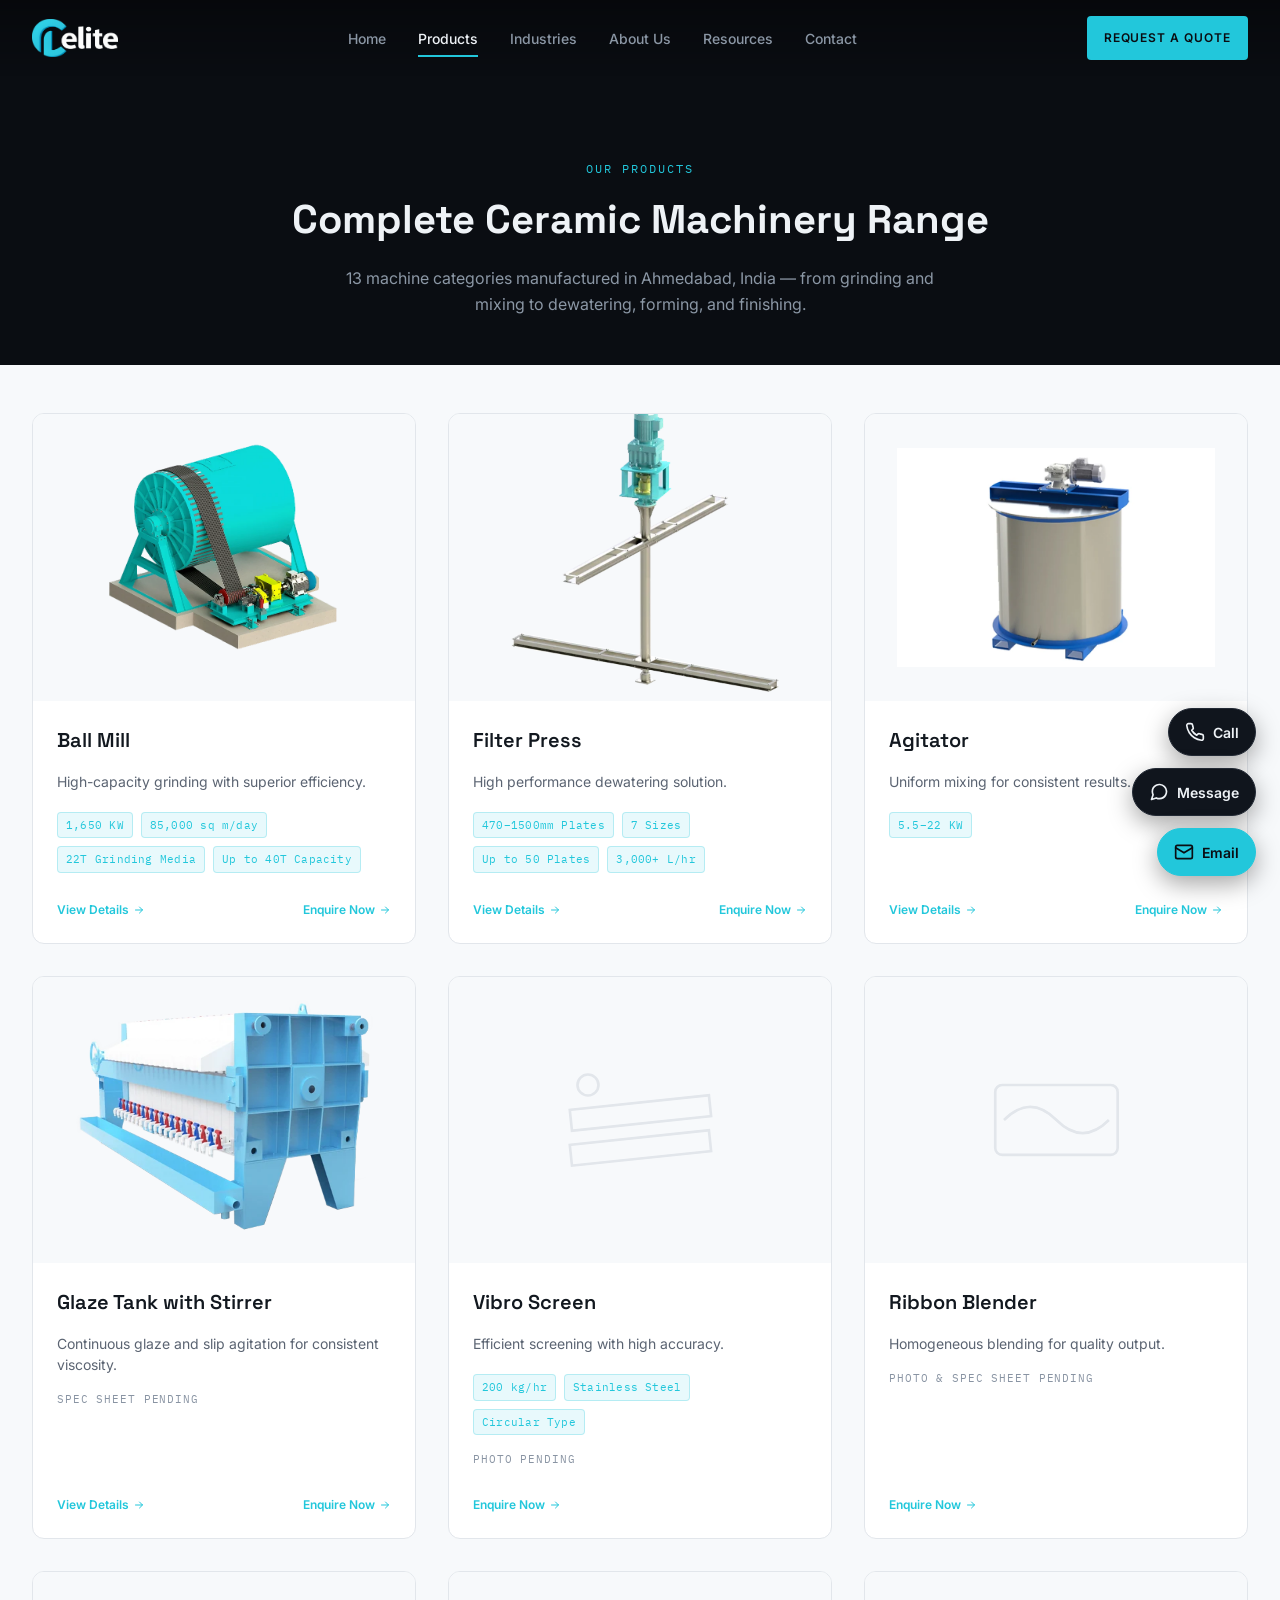
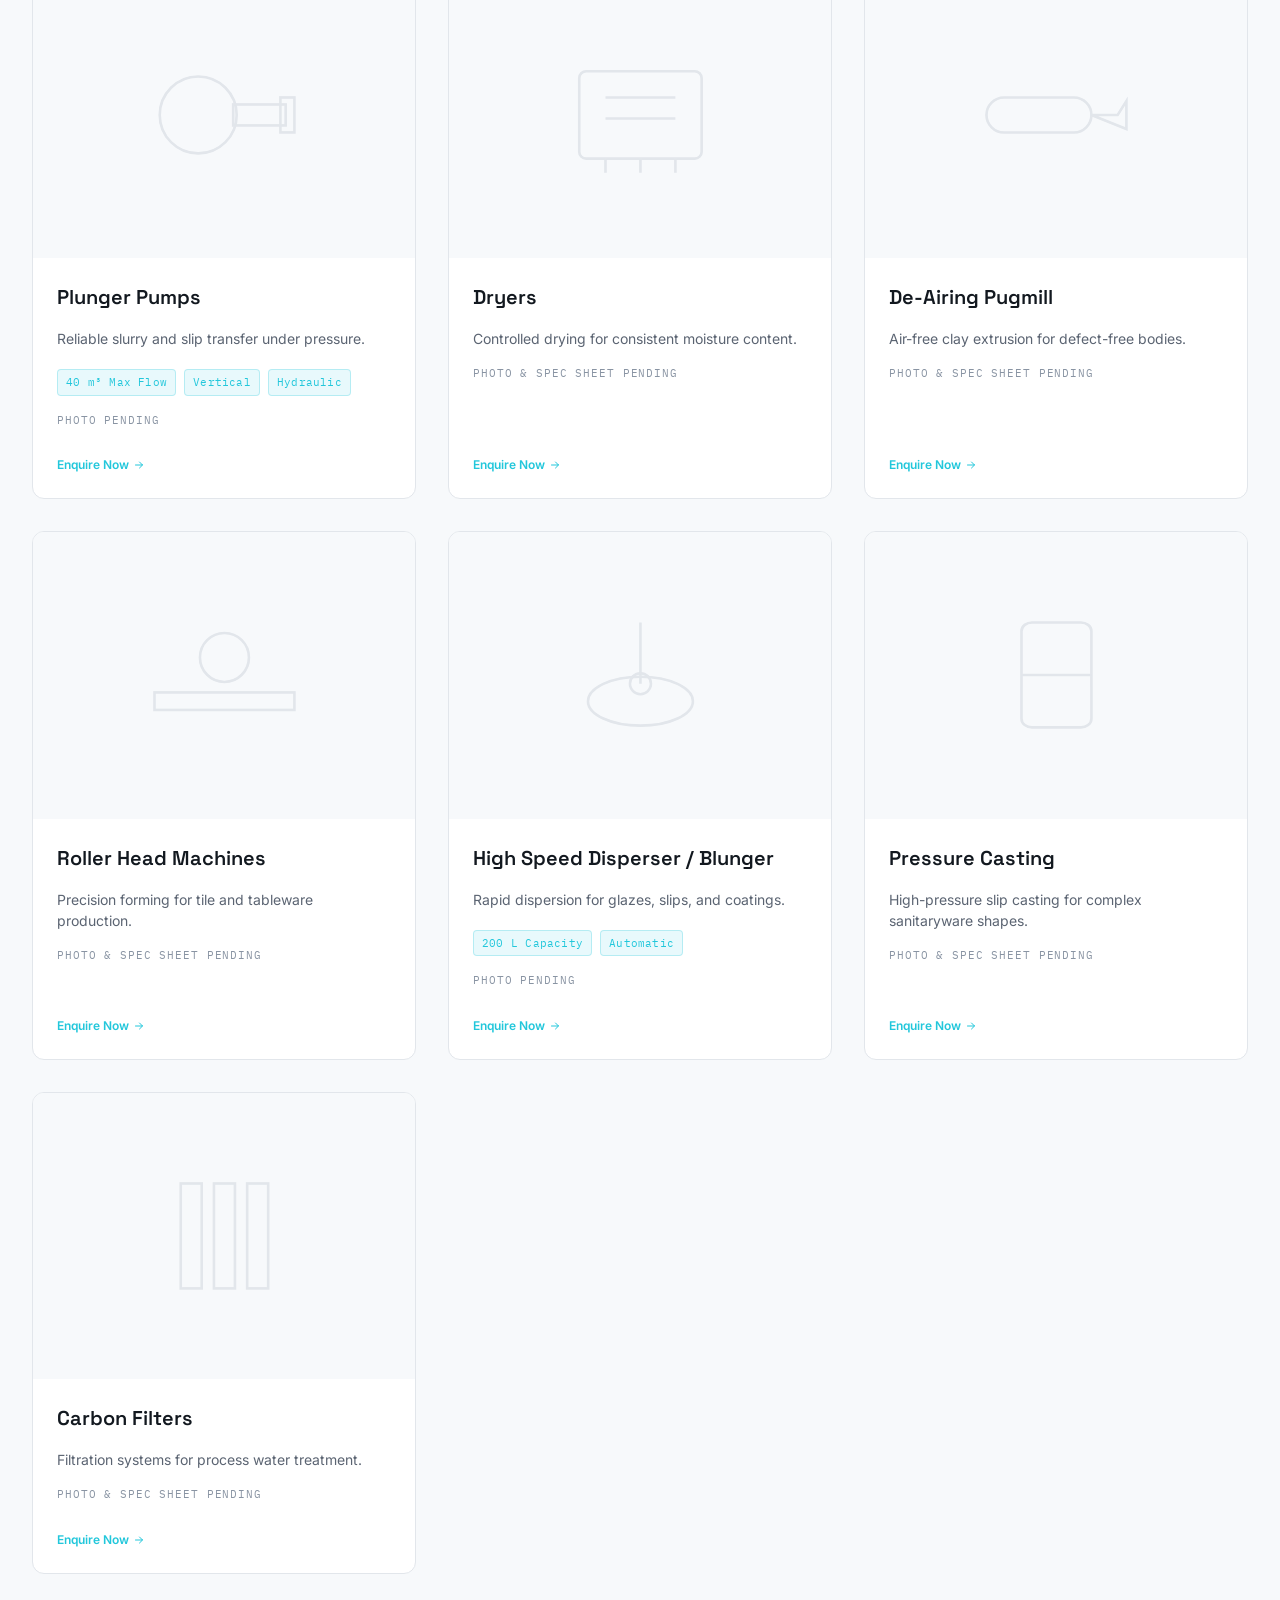
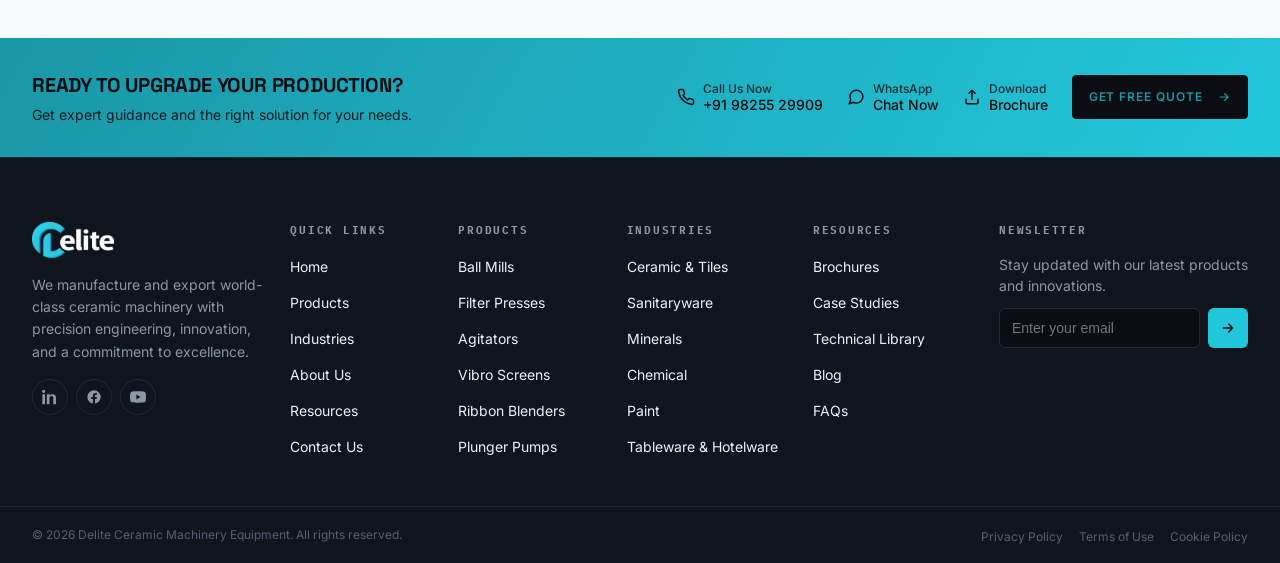
<file: v2/products.html>
<!DOCTYPE html>
<html lang="en">
<head>
  <meta charset="UTF-8" />
  <meta name="viewport" content="width=device-width, initial-scale=1.0" />

  <title>Products | Ball Mills, Filter Presses, Agitators &amp; More — Delite Ceramic Machinery</title>
  <meta
    name="description"
    content="Ball mills, filter presses, agitators, glaze tanks &amp; more — Delite's complete ceramic machinery range, manufactured in Ahmedabad, India."
  />
  <link rel="canonical" href="https://www.deliteceramicmachinery.com/products.html" />
  <link rel="icon" href="images/favicon.ico" sizes="any" />
  <link rel="icon" type="image/png" sizes="32x32" href="images/favicon-32x32.png" />
  <link rel="icon" type="image/png" sizes="16x16" href="images/favicon-16x16.png" />
  <link rel="apple-touch-icon" sizes="180x180" href="images/apple-touch-icon.png" />

  <meta property="og:type" content="website" />
  <meta property="og:site_name" content="Delite Ceramic Machinery" />
  <meta property="og:title" content="Products | Delite Ceramic Machinery" />
  <meta
    property="og:description"
    content="Complete range of ceramic processing machinery — ball mills, filter presses, agitators, glaze tanks, and more."
  />
  <meta property="og:image" content="https://www.deliteceramicmachinery.com/images/hero-ballmill.png" />
  <meta property="og:url" content="https://www.deliteceramicmachinery.com/products.html" />
  <meta property="og:locale" content="en_IN" />

  <meta name="twitter:card" content="summary_large_image" />
  <meta name="twitter:title" content="Products | Delite Ceramic Machinery" />
  <meta
    name="twitter:description"
    content="Complete range of ceramic processing machinery — ball mills, filter presses, agitators, glaze tanks, and more."
  />
  <meta name="twitter:image" content="https://www.deliteceramicmachinery.com/images/hero-ballmill.png" />

  <!-- GEO: BreadcrumbList + ItemList schema — real product names only,
       no fabricated pricing/availability/ratings fields. -->
  <script type="application/ld+json">
  {
    "@context": "https://schema.org",
    "@type": "BreadcrumbList",
    "itemListElement": [
      { "@type": "ListItem", "position": 1, "name": "Home", "item": "https://www.deliteceramicmachinery.com/" },
      { "@type": "ListItem", "position": 2, "name": "Products", "item": "https://www.deliteceramicmachinery.com/products.html" }
    ]
  }
  </script>
  <script type="application/ld+json">
  {
    "@context": "https://schema.org",
    "@type": "ItemList",
    "itemListElement": [
      { "@type": "Product", "position": 1, "name": "Ball Mill", "description": "High-capacity grinding with superior efficiency." },
      { "@type": "Product", "position": 2, "name": "Filter Press", "description": "High performance dewatering solution." },
      { "@type": "Product", "position": 3, "name": "Agitator", "description": "Uniform mixing for consistent results." },
      { "@type": "Product", "position": 4, "name": "Glaze Tank with Stirrer", "description": "Continuous glaze and slip agitation for consistent viscosity." },
      { "@type": "Product", "position": 5, "name": "Vibro Screen", "description": "Efficient screening with high accuracy." },
      { "@type": "Product", "position": 6, "name": "Ribbon Blender", "description": "Homogeneous blending for quality output." },
      { "@type": "Product", "position": 7, "name": "Plunger Pumps", "description": "Reliable slurry and slip transfer under pressure." },
      { "@type": "Product", "position": 8, "name": "Dryers", "description": "Controlled drying for consistent moisture content." },
      { "@type": "Product", "position": 9, "name": "De-Airing Pugmill", "description": "Air-free clay extrusion for defect-free bodies." },
      { "@type": "Product", "position": 10, "name": "Roller Head Machines", "description": "Precision forming for tile and tableware production." },
      { "@type": "Product", "position": 11, "name": "High Speed Disperser / Blunger", "description": "Rapid dispersion for glazes, slips, and coatings." },
      { "@type": "Product", "position": 12, "name": "Pressure Casting", "description": "High-pressure slip casting for complex sanitaryware shapes." },
      { "@type": "Product", "position": 13, "name": "Carbon Filters", "description": "Filtration systems for process water treatment." }
    ]
  }
  </script>

  <link rel="preconnect" href="https://fonts.googleapis.com" />
  <link rel="preconnect" href="https://fonts.gstatic.com" crossorigin />
  <link
    href="https://fonts.googleapis.com/css2?family=Space+Grotesk:wght@500;600;700&family=Inter:wght@400;500;600&family=IBM+Plex+Mono:wght@400;500&display=swap"
    rel="stylesheet"
  />

  <link rel="stylesheet" href="css/tokens.css" />
  <link rel="stylesheet" href="css/loading.css" />
  <link rel="stylesheet" href="css/navigation.css" />
  <link rel="stylesheet" href="css/page-header.css" />
  <link rel="stylesheet" href="css/products.css" />
  <link rel="stylesheet" href="css/cta-banner.css" />
  <link rel="stylesheet" href="css/footer.css" />
  <link rel="stylesheet" href="css/float-cta.css" />

  <!-- No-JS / JS-failure fallback: the loader is removed by JS, so
       without it must never render. -->
  <noscript>
    <style>
      .loader { display: none !important; }
    </style>
  </noscript>
</head>
<body class="is-loading">
  <a class="skip-link" href="#main-content">Skip to main content</a>

  <!-- ==========================================================
       LOADING SEQUENCE — identical to homepage, runs once per
       session (shared sessionStorage flag), see js/loading.js.
       ========================================================== -->
  <div class="loader" data-loader aria-hidden="false">
    <div class="loader__gauge" aria-hidden="true">
      <svg viewBox="0 0 200 200">
        <g class="loader__ticks"></g>
        <circle class="loader__ring-track" cx="100" cy="100" r="90" />
        <circle class="loader__ring-fill" cx="100" cy="100" r="90" />
      </svg>
      <div class="loader__center">
        <span class="loader__percent">0</span>
        <img class="loader__logo" src="images/logo.webp" alt="" width="80" height="35" />
      </div>
    </div>
    <p class="loader__status" aria-hidden="true">
      Calibrating <span>experience</span>
    </p>
    <p class="sr-only" role="status" aria-live="polite" data-loader-status>
      Loading Delite, please wait.
    </p>
  </div>

  <!-- ==========================================================
       HEADER / NAVIGATION — identical to homepage except
       aria-current is now on "Products", not "Home".
       ========================================================== -->
  <header class="header" data-header>
    <a class="header__logo" href="index.html">
      <img src="images/logo.webp" alt="Delite Ceramic Machinery — Home" width="86" height="38" />
    </a>

    <nav class="nav" aria-label="Primary">
      <ul class="nav__list">
        <li><a class="nav__link" href="index.html">Home</a></li>
        <li><a class="nav__link" href="products.html" aria-current="page">Products</a></li>
        <li><a class="nav__link" href="industries.html">Industries</a></li>
        <li><a class="nav__link" href="about.html">About Us</a></li>
        <li><a class="nav__link" href="resources.html">Resources</a></li>
        <li><a class="nav__link" href="contact.html">Contact</a></li>
      </ul>
    </nav>

    <div class="header__actions">
      <a class="btn btn--primary header__cta" href="contact.html">Request a Quote</a>
      <button
        class="nav-toggle"
        type="button"
        data-nav-toggle
        aria-expanded="false"
        aria-controls="mobile-nav"
        aria-label="Open menu"
      >
        <span class="nav-toggle__icon"><span></span><span></span><span></span></span>
      </button>
    </div>
  </header>

  <div class="nav-scrim" data-nav-scrim></div>

  <nav class="mobile-nav" id="mobile-nav" data-mobile-nav aria-label="Mobile">
    <ul class="mobile-nav__list">
      <li><a class="mobile-nav__link" href="index.html">Home</a></li>
      <li><a class="mobile-nav__link" href="products.html" aria-current="page">Products</a></li>
      <li><a class="mobile-nav__link" href="industries.html">Industries</a></li>
      <li><a class="mobile-nav__link" href="about.html">About Us</a></li>
      <li><a class="mobile-nav__link" href="resources.html">Resources</a></li>
      <li><a class="mobile-nav__link" href="contact.html">Contact</a></li>
    </ul>
    <a class="btn btn--primary mobile-nav__cta" href="contact.html">Request a Quote</a>
  </nav>

  <main id="main-content">
    <!-- ==========================================================
         PAGE INTRO
         ========================================================== -->
    <section class="page-intro" aria-labelledby="page-intro-heading">
      <span class="page-intro__kicker">Our Products</span>
      <h1 id="page-intro-heading" class="page-intro__title">Complete Ceramic Machinery Range</h1>
      <p class="page-intro__lead">
        13 machine categories manufactured in Ahmedabad, India — from
        grinding and mixing to dewatering, forming, and finishing.
      </p>
    </section>

    <!-- ==========================================================
         PRODUCTS GRID
         4 of 13 products have real photos (Ball Mill, Filter Press,
         Agitator, Glaze Tank). Vibro Screen, Plunger Pumps, and High
         Speed Disperser now have REAL specs (verified via the
         client's own active IndiaMART listing) but still use
         illustrated placeholders for photos — the actual listing
         images couldn't be fetched directly (tool restriction), and
         a stray search for them surfaced a DIFFERENT company also
         named "Delite" (Delite Industries, Odhav — different address/
         phone/est. year) that was deliberately excluded from this
         build. Real IndiaMART prices exist but are intentionally NOT
         shown here — standard B2B practice to route to a quote
         request rather than list marketplace pricing, which may be
         stale/regional/negotiable. Remaining 5 categories are real,
         verified names with no photo or spec data anywhere yet —
         honest placeholders, not fabricated content.
         ========================================================== -->
    <section class="products-grid-section section--light" aria-label="All products">
      <div class="products-grid">

        <article class="product-card" id="ball-mill">
          <div class="product-card__image-wrap">
            <picture>
              <source srcset="images/hero-ballmill.webp" type="image/webp" />
              <img src="images/hero-ballmill.png" alt="Delite industrial ball mill" width="811" height="582" loading="lazy" data-reveal />
            </picture>
          </div>
          <div class="product-card__body">
            <h2 class="product-card__name">Ball Mill</h2>
            <p class="product-card__tagline">High-capacity grinding with superior efficiency.</p>
            <div class="product-card__specs">
              <span class="product-card__spec">1,650 KW</span>
              <span class="product-card__spec">85,000 sq m/day</span>
              <span class="product-card__spec">22T Grinding Media</span>
              <span class="product-card__spec">Up to 40T Capacity</span>
            </div>
            <div class="product-card__footer">
              <a class="product-card__cta" href="ball-mill.html">View Details<svg viewBox="0 0 24 24" fill="none" stroke="currentColor" stroke-width="2" stroke-linecap="round" stroke-linejoin="round"><path d="M5 12h14M13 6l6 6-6 6"/></svg></a>
              <a class="product-card__cta" href="contact.html?product=Ball+Mill">Enquire Now<svg viewBox="0 0 24 24" fill="none" stroke="currentColor" stroke-width="2" stroke-linecap="round" stroke-linejoin="round"><path d="M5 12h14M13 6l6 6-6 6"/></svg></a>
            </div>
          </div>
        </article>

        <article class="product-card" id="filter-press">
          <div class="product-card__image-wrap">
            <picture>
              <source srcset="images/hero-filterpress.webp" type="image/webp" />
              <img src="images/hero-filterpress.png" alt="Delite filter press" width="477" height="477" loading="lazy" data-reveal />
            </picture>
          </div>
          <div class="product-card__body">
            <h2 class="product-card__name">Filter Press</h2>
            <p class="product-card__tagline">High performance dewatering solution.</p>
            <div class="product-card__specs">
              <span class="product-card__spec">470–1500mm Plates</span>
              <span class="product-card__spec">7 Sizes</span>
              <span class="product-card__spec">Up to 50 Plates</span>
              <span class="product-card__spec">3,000+ L/hr</span>
            </div>
            <div class="product-card__footer">
              <a class="product-card__cta" href="filter-press.html">View Details<svg viewBox="0 0 24 24" fill="none" stroke="currentColor" stroke-width="2" stroke-linecap="round" stroke-linejoin="round"><path d="M5 12h14M13 6l6 6-6 6"/></svg></a>
              <a class="product-card__cta" href="contact.html?product=Filter+Press">Enquire Now<svg viewBox="0 0 24 24" fill="none" stroke="currentColor" stroke-width="2" stroke-linecap="round" stroke-linejoin="round"><path d="M5 12h14M13 6l6 6-6 6"/></svg></a>
            </div>
          </div>
        </article>

        <article class="product-card" id="agitator">
          <div class="product-card__image-wrap">
            <picture>
              <source srcset="images/card-agitator.webp" type="image/webp" />
              <img src="images/card-agitator.png" alt="Delite industrial agitator" width="835" height="577" loading="lazy" data-reveal />
            </picture>
          </div>
          <div class="product-card__body">
            <h2 class="product-card__name">Agitator</h2>
            <p class="product-card__tagline">Uniform mixing for consistent results.</p>
            <div class="product-card__specs">
              <span class="product-card__spec">5.5–22 KW</span>
            </div>
            <div class="product-card__footer">
              <a class="product-card__cta" href="agitator.html">View Details<svg viewBox="0 0 24 24" fill="none" stroke="currentColor" stroke-width="2" stroke-linecap="round" stroke-linejoin="round"><path d="M5 12h14M13 6l6 6-6 6"/></svg></a>
              <a class="product-card__cta" href="contact.html?product=Agitator">Enquire Now<svg viewBox="0 0 24 24" fill="none" stroke="currentColor" stroke-width="2" stroke-linecap="round" stroke-linejoin="round"><path d="M5 12h14M13 6l6 6-6 6"/></svg></a>
            </div>
          </div>
        </article>

        <article class="product-card" id="glaze-tank">
          <div class="product-card__image-wrap">
            <picture>
              <source srcset="images/glaze-tank.webp" type="image/webp" />
              <img src="images/glaze-tank.png" alt="Delite glaze tank with stirrer" width="477" height="477" loading="lazy" data-reveal />
            </picture>
          </div>
          <div class="product-card__body">
            <h2 class="product-card__name">Glaze Tank with Stirrer</h2>
            <p class="product-card__tagline">Continuous glaze and slip agitation for consistent viscosity.</p>
            <span class="product-card__pending">Spec sheet pending</span>
            <div class="product-card__footer">
              <a class="product-card__cta" href="glaze-tank.html">View Details<svg viewBox="0 0 24 24" fill="none" stroke="currentColor" stroke-width="2" stroke-linecap="round" stroke-linejoin="round"><path d="M5 12h14M13 6l6 6-6 6"/></svg></a>
              <a class="product-card__cta" href="contact.html?product=Glaze+Tank">Enquire Now<svg viewBox="0 0 24 24" fill="none" stroke="currentColor" stroke-width="2" stroke-linecap="round" stroke-linejoin="round"><path d="M5 12h14M13 6l6 6-6 6"/></svg></a>
            </div>
          </div>
        </article>

        <article class="product-card" id="vibro-screen">
          <div class="product-card__image-wrap">
            <svg class="product-card__placeholder" viewBox="0 0 100 80" fill="none" stroke="currentColor" stroke-width="1.5" aria-hidden="true">
              <rect x="10" y="30" width="80" height="12" transform="rotate(-6 50 36)" />
              <rect x="10" y="50" width="80" height="12" transform="rotate(-6 50 56)" />
              <circle cx="20" cy="20" r="6" />
            </svg>
          </div>
          <div class="product-card__body">
            <h2 class="product-card__name">Vibro Screen</h2>
            <p class="product-card__tagline">Efficient screening with high accuracy.</p>
            <div class="product-card__specs">
              <span class="product-card__spec">200 kg/hr</span>
              <span class="product-card__spec">Stainless Steel</span>
              <span class="product-card__spec">Circular Type</span>
            </div>
            <span class="product-card__pending">Photo pending</span>
            <div class="product-card__footer">
              <a class="product-card__cta" href="contact.html?product=Vibro+Screen">Enquire Now<svg viewBox="0 0 24 24" fill="none" stroke="currentColor" stroke-width="2" stroke-linecap="round" stroke-linejoin="round"><path d="M5 12h14M13 6l6 6-6 6"/></svg></a>
            </div>
          </div>
        </article>

        <article class="product-card" id="ribbon-blender">
          <div class="product-card__image-wrap">
            <svg class="product-card__placeholder" viewBox="0 0 100 80" fill="none" stroke="currentColor" stroke-width="1.5" aria-hidden="true">
              <rect x="15" y="20" width="70" height="40" rx="4" />
              <path d="M20 40 Q35 25 50 40 T80 40" />
            </svg>
          </div>
          <div class="product-card__body">
            <h2 class="product-card__name">Ribbon Blender</h2>
            <p class="product-card__tagline">Homogeneous blending for quality output.</p>
            <span class="product-card__pending">Photo &amp; spec sheet pending</span>
            <div class="product-card__footer">
              <a class="product-card__cta" href="contact.html?product=Ribbon+Blender">Enquire Now<svg viewBox="0 0 24 24" fill="none" stroke="currentColor" stroke-width="2" stroke-linecap="round" stroke-linejoin="round"><path d="M5 12h14M13 6l6 6-6 6"/></svg></a>
            </div>
          </div>
        </article>

        <article class="product-card" id="plunger-pumps">
          <div class="product-card__image-wrap">
            <svg class="product-card__placeholder" viewBox="0 0 100 80" fill="none" stroke="currentColor" stroke-width="1.5" aria-hidden="true">
              <circle cx="35" cy="40" r="22" />
              <rect x="55" y="34" width="30" height="12" />
              <rect x="82" y="30" width="8" height="20" />
            </svg>
          </div>
          <div class="product-card__body">
            <h2 class="product-card__name">Plunger Pumps</h2>
            <p class="product-card__tagline">Reliable slurry and slip transfer under pressure.</p>
            <div class="product-card__specs">
              <span class="product-card__spec">40 m³ Max Flow</span>
              <span class="product-card__spec">Vertical</span>
              <span class="product-card__spec">Hydraulic</span>
            </div>
            <span class="product-card__pending">Photo pending</span>
            <div class="product-card__footer">
              <a class="product-card__cta" href="contact.html?product=Plunger+Pumps">Enquire Now<svg viewBox="0 0 24 24" fill="none" stroke="currentColor" stroke-width="2" stroke-linecap="round" stroke-linejoin="round"><path d="M5 12h14M13 6l6 6-6 6"/></svg></a>
            </div>
          </div>
        </article>

        <article class="product-card" id="dryers">
          <div class="product-card__image-wrap">
            <svg class="product-card__placeholder" viewBox="0 0 100 80" fill="none" stroke="currentColor" stroke-width="1.5" aria-hidden="true">
              <rect x="15" y="15" width="70" height="50" rx="4" />
              <path d="M30 65v8M50 65v8M70 65v8" />
              <path d="M30 30h40M30 42h40" />
            </svg>
          </div>
          <div class="product-card__body">
            <h2 class="product-card__name">Dryers</h2>
            <p class="product-card__tagline">Controlled drying for consistent moisture content.</p>
            <span class="product-card__pending">Photo &amp; spec sheet pending</span>
            <div class="product-card__footer">
              <a class="product-card__cta" href="contact.html?product=Dryers">Enquire Now<svg viewBox="0 0 24 24" fill="none" stroke="currentColor" stroke-width="2" stroke-linecap="round" stroke-linejoin="round"><path d="M5 12h14M13 6l6 6-6 6"/></svg></a>
            </div>
          </div>
        </article>

        <article class="product-card" id="de-airing-pugmill">
          <div class="product-card__image-wrap">
            <svg class="product-card__placeholder" viewBox="0 0 100 80" fill="none" stroke="currentColor" stroke-width="1.5" aria-hidden="true">
              <rect x="10" y="30" width="60" height="20" rx="10" />
              <path d="M70 40h15l5-8v16z" />
            </svg>
          </div>
          <div class="product-card__body">
            <h2 class="product-card__name">De-Airing Pugmill</h2>
            <p class="product-card__tagline">Air-free clay extrusion for defect-free bodies.</p>
            <span class="product-card__pending">Photo &amp; spec sheet pending</span>
            <div class="product-card__footer">
              <a class="product-card__cta" href="contact.html?product=De-Airing+Pugmill">Enquire Now<svg viewBox="0 0 24 24" fill="none" stroke="currentColor" stroke-width="2" stroke-linecap="round" stroke-linejoin="round"><path d="M5 12h14M13 6l6 6-6 6"/></svg></a>
            </div>
          </div>
        </article>

        <article class="product-card" id="roller-head-machines">
          <div class="product-card__image-wrap">
            <svg class="product-card__placeholder" viewBox="0 0 100 80" fill="none" stroke="currentColor" stroke-width="1.5" aria-hidden="true">
              <circle cx="50" cy="30" r="14" />
              <rect x="10" y="50" width="80" height="10" />
            </svg>
          </div>
          <div class="product-card__body">
            <h2 class="product-card__name">Roller Head Machines</h2>
            <p class="product-card__tagline">Precision forming for tile and tableware production.</p>
            <span class="product-card__pending">Photo &amp; spec sheet pending</span>
            <div class="product-card__footer">
              <a class="product-card__cta" href="contact.html?product=Roller+Head+Machines">Enquire Now<svg viewBox="0 0 24 24" fill="none" stroke="currentColor" stroke-width="2" stroke-linecap="round" stroke-linejoin="round"><path d="M5 12h14M13 6l6 6-6 6"/></svg></a>
            </div>
          </div>
        </article>

        <article class="product-card" id="high-speed-disperser">
          <div class="product-card__image-wrap">
            <svg class="product-card__placeholder" viewBox="0 0 100 80" fill="none" stroke="currentColor" stroke-width="1.5" aria-hidden="true">
              <path d="M50 10v35" />
              <ellipse cx="50" cy="55" rx="30" ry="14" />
              <circle cx="50" cy="45" r="6" />
            </svg>
          </div>
          <div class="product-card__body">
            <h2 class="product-card__name">High Speed Disperser / Blunger</h2>
            <p class="product-card__tagline">Rapid dispersion for glazes, slips, and coatings.</p>
            <div class="product-card__specs">
              <span class="product-card__spec">200 L Capacity</span>
              <span class="product-card__spec">Automatic</span>
            </div>
            <span class="product-card__pending">Photo pending</span>
            <div class="product-card__footer">
              <a class="product-card__cta" href="contact.html?product=High+Speed+Disperser">Enquire Now<svg viewBox="0 0 24 24" fill="none" stroke="currentColor" stroke-width="2" stroke-linecap="round" stroke-linejoin="round"><path d="M5 12h14M13 6l6 6-6 6"/></svg></a>
            </div>
          </div>
        </article>

        <article class="product-card" id="pressure-casting">
          <div class="product-card__image-wrap">
            <svg class="product-card__placeholder" viewBox="0 0 100 80" fill="none" stroke="currentColor" stroke-width="1.5" aria-hidden="true">
              <path d="M30 15c0-3 3-5 6-5h28c3 0 6 2 6 5v50c0 3-3 5-6 5H36c-3 0-6-2-6-5z" />
              <path d="M30 40h40" />
            </svg>
          </div>
          <div class="product-card__body">
            <h2 class="product-card__name">Pressure Casting</h2>
            <p class="product-card__tagline">High-pressure slip casting for complex sanitaryware shapes.</p>
            <span class="product-card__pending">Photo &amp; spec sheet pending</span>
            <div class="product-card__footer">
              <a class="product-card__cta" href="contact.html?product=Pressure+Casting">Enquire Now<svg viewBox="0 0 24 24" fill="none" stroke="currentColor" stroke-width="2" stroke-linecap="round" stroke-linejoin="round"><path d="M5 12h14M13 6l6 6-6 6"/></svg></a>
            </div>
          </div>
        </article>

        <article class="product-card" id="carbon-filters">
          <div class="product-card__image-wrap">
            <svg class="product-card__placeholder" viewBox="0 0 100 80" fill="none" stroke="currentColor" stroke-width="1.5" aria-hidden="true">
              <rect x="25" y="10" width="12" height="60" />
              <rect x="44" y="10" width="12" height="60" />
              <rect x="63" y="10" width="12" height="60" />
            </svg>
          </div>
          <div class="product-card__body">
            <h2 class="product-card__name">Carbon Filters</h2>
            <p class="product-card__tagline">Filtration systems for process water treatment.</p>
            <span class="product-card__pending">Photo &amp; spec sheet pending</span>
            <div class="product-card__footer">
              <a class="product-card__cta" href="contact.html?product=Carbon+Filters">Enquire Now<svg viewBox="0 0 24 24" fill="none" stroke="currentColor" stroke-width="2" stroke-linecap="round" stroke-linejoin="round"><path d="M5 12h14M13 6l6 6-6 6"/></svg></a>
            </div>
          </div>
        </article>

      </div>
    </section>
    <section class="cta-banner" aria-labelledby="cta-banner-heading">
      <div class="cta-banner__inner">
        <div class="cta-banner__text">
          <h2 id="cta-banner-heading" class="cta-banner__title">Ready to Upgrade Your Production?</h2>
          <p class="cta-banner__subtext">Get expert guidance and the right solution for your needs.</p>
        </div>
        <div class="cta-banner__actions">
          <a class="cta-banner__quick" href="tel:+919825529909">
            <svg viewBox="0 0 24 24" fill="none" stroke="currentColor" stroke-width="2" stroke-linecap="round" stroke-linejoin="round"><path d="M22 16.92v3a2 2 0 0 1-2.18 2 19.79 19.79 0 0 1-8.63-3.07 19.5 19.5 0 0 1-6-6 19.79 19.79 0 0 1-3.07-8.67A2 2 0 0 1 4.11 2h3a2 2 0 0 1 2 1.72c.127.96.361 1.903.7 2.81a2 2 0 0 1-.45 2.11L8.09 9.91a16 16 0 0 0 6 6l1.27-1.27a2 2 0 0 1 2.11-.45c.907.339 1.85.573 2.81.7A2 2 0 0 1 22 16.92z"/></svg>
            <span class="cta-banner__quick-label"><small>Call Us Now</small>+91 98255 29909</span>
          </a>
          <a class="cta-banner__quick" href="https://wa.me/919825529909" target="_blank" rel="noopener">
            <svg viewBox="0 0 24 24" fill="none" stroke="currentColor" stroke-width="2" stroke-linecap="round" stroke-linejoin="round"><path d="M21 11.5a8.38 8.38 0 0 1-.9 3.8 8.5 8.5 0 0 1-7.6 4.7 8.38 8.38 0 0 1-3.8-.9L3 21l1.9-5.7a8.38 8.38 0 0 1-.9-3.8 8.5 8.5 0 0 1 4.7-7.6 8.38 8.38 0 0 1 3.8-.9h.5a8.48 8.48 0 0 1 8 8v.5z"/></svg>
            <span class="cta-banner__quick-label"><small>WhatsApp</small>Chat Now</span>
          </a>
          <a class="cta-banner__quick" href="contact.html">
            <svg viewBox="0 0 24 24" fill="none" stroke="currentColor" stroke-width="2" stroke-linecap="round" stroke-linejoin="round"><path d="M12 15V3M8 7l4-4 4 4"/><path d="M4 15v4a2 2 0 0 0 2 2h12a2 2 0 0 0 2-2v-4"/></svg>
            <span class="cta-banner__quick-label"><small>Download</small>Brochure</span>
          </a>
          <a class="btn" href="contact.html">
            Get Free Quote
            <svg viewBox="0 0 24 24" width="14" height="14" fill="none" stroke="currentColor" stroke-width="2" stroke-linecap="round" stroke-linejoin="round" style="margin-left:6px;"><path d="M5 12h14M13 6l6 6-6 6"/></svg>
          </a>
        </div>
      </div>
    </section>

  </main>

  <footer class="footer">
    <div class="footer__top">
      <div class="footer__brand">
        <a class="footer__logo" href="index.html" aria-label="Delite Ceramic Machinery — Home">
          <img src="images/logo.webp" alt="Delite Ceramic Machinery" width="82" height="36" />
        </a>
        <p class="footer__tagline">
          We manufacture and export world-class ceramic machinery with
          precision engineering, innovation, and a commitment to
          excellence.
        </p>
        <div class="footer__socials">
          <a class="footer__social" href="#" aria-label="Delite on LinkedIn (link pending)">
            <svg viewBox="0 0 24 24" fill="currentColor"><path d="M4.98 3.5C4.98 4.88 3.87 6 2.5 6S0 4.88 0 3.5 1.12 1 2.5 1s2.48 1.12 2.48 2.5zM.5 8h4V23h-4V8zm7.5 0h3.8v2.05h.05c.53-1 1.83-2.05 3.77-2.05C19.7 8 21 10.15 21 14.05V23h-4v-8.2c0-1.95-.03-4.45-2.7-4.45-2.7 0-3.1 2.1-3.1 4.3V23h-4V8z"/></svg>
          </a>
          <a class="footer__social" href="#" aria-label="Delite on Facebook (link pending)">
            <svg viewBox="0 0 24 24" fill="currentColor"><path d="M22 12a10 10 0 1 0-11.6 9.9v-7H7.9V12h2.5V9.8c0-2.5 1.5-3.9 3.8-3.9 1.1 0 2.2.2 2.2.2v2.4h-1.3c-1.2 0-1.6.8-1.6 1.6V12h2.8l-.4 2.9h-2.4v7A10 10 0 0 0 22 12z"/></svg>
          </a>
          <a class="footer__social" href="#" aria-label="Delite on YouTube (link pending)">
            <svg viewBox="0 0 24 24" fill="currentColor"><path d="M23.5 6.2a3 3 0 0 0-2.1-2.1C19.5 3.5 12 3.5 12 3.5s-7.5 0-9.4.6A3 3 0 0 0 .5 6.2 31 31 0 0 0 0 12a31 31 0 0 0 .5 5.8 3 3 0 0 0 2.1 2.1c1.9.6 9.4.6 9.4.6s7.5 0 9.4-.6a3 3 0 0 0 2.1-2.1A31 31 0 0 0 24 12a31 31 0 0 0-.5-5.8zM9.6 15.6V8.4L15.8 12z"/></svg>
          </a>
        </div>
      </div>

      <nav aria-label="Footer quick links">
        <h2 class="footer__heading">Quick Links</h2>
        <ul class="footer__list">
          <li><a class="footer__link" href="index.html">Home</a></li>
          <li><a class="footer__link" href="products.html">Products</a></li>
          <li><a class="footer__link" href="industries.html">Industries</a></li>
          <li><a class="footer__link" href="about.html">About Us</a></li>
          <li><a class="footer__link" href="resources.html">Resources</a></li>
          <li><a class="footer__link" href="contact.html">Contact Us</a></li>
        </ul>
      </nav>

      <nav aria-label="Footer products">
        <h2 class="footer__heading">Products</h2>
        <ul class="footer__list">
          <li><a class="footer__link" href="ball-mill.html">Ball Mills</a></li>
          <li><a class="footer__link" href="filter-press.html">Filter Presses</a></li>
          <li><a class="footer__link" href="agitator.html">Agitators</a></li>
          <li><a class="footer__link" href="products.html#vibro-screen">Vibro Screens</a></li>
          <li><a class="footer__link" href="products.html#ribbon-blender">Ribbon Blenders</a></li>
          <li><a class="footer__link" href="products.html#plunger-pumps">Plunger Pumps</a></li>
        </ul>
      </nav>

      <nav aria-label="Footer industries">
        <h2 class="footer__heading">Industries</h2>
        <ul class="footer__list">
          <li><a class="footer__link" href="industries.html#ceramic">Ceramic &amp; Tiles</a></li>
          <li><a class="footer__link" href="industries.html#sanitaryware">Sanitaryware</a></li>
          <li><a class="footer__link" href="industries.html#minerals">Minerals</a></li>
          <li><a class="footer__link" href="industries.html#chemical">Chemical</a></li>
          <li><a class="footer__link" href="industries.html#paint">Paint</a></li>
          <li><a class="footer__link" href="industries.html#tableware">Tableware &amp; Hotelware</a></li>
        </ul>
      </nav>

      <nav aria-label="Footer resources">
        <h2 class="footer__heading">Resources</h2>
        <ul class="footer__list">
          <li><a class="footer__link" href="resources.html#brochures">Brochures</a></li>
          <li><a class="footer__link" href="resources.html#case-studies">Case Studies</a></li>
          <li><a class="footer__link" href="resources.html#technical-library">Technical Library</a></li>
          <li><a class="footer__link" href="blog.html">Blog</a></li>
          <li><a class="footer__link" href="resources.html#faqs">FAQs</a></li>
        </ul>
      </nav>

      <div>
        <h2 class="footer__heading">Newsletter</h2>
        <p class="footer__newsletter-copy">Stay updated with our latest products and innovations.</p>
        <!--
          No real newsletter/email service connected yet (Mailchimp,
          etc.) — see footer.js. Rather than fake a silent success,
          it tells the visitor honestly that signup isn't wired up.
        -->
        <form class="footer__newsletter" data-newsletter-form novalidate>
          <label class="sr-only" for="newsletter-email">Email address</label>
          <input type="email" id="newsletter-email" name="email" placeholder="Enter your email" required autocomplete="email" />
          <button type="submit" aria-label="Subscribe to newsletter">
            <svg viewBox="0 0 24 24" fill="none" stroke="currentColor" stroke-width="2" stroke-linecap="round" stroke-linejoin="round"><path d="M5 12h14M13 6l6 6-6 6"/></svg>
          </button>
        </form>
        <p class="footer__form-status" data-newsletter-status role="status" aria-live="polite"></p>
      </div>
    </div>

    <div class="footer__bottom">
      <div class="footer__bottom-inner">
        <p class="footer__copyright">
          © <span data-footer-year>2026</span> Delite Ceramic Machinery Equipment. All rights reserved.
        </p>
        <ul class="footer__legal">
          <li><a href="privacy.html">Privacy Policy</a></li>
          <li><a href="terms.html">Terms of Use</a></li>
          <li><a href="cookies.html">Cookie Policy</a></li>
        </ul>
      </div>
    </div>
  </footer>

  <!-- ==========================================================
       FLOATING CONTACT CTA — sitewide, present on every page.
       All 3 real, verified contact channels, one click away (no
       expand step) per directive. "Message" = WhatsApp click-to-
       chat, the practical default channel for B2B inquiries in
       this market — flag if you'd rather this be SMS or live chat.
       ========================================================== -->
  <div class="float-cta" aria-label="Quick contact">
    <a class="float-cta__action" href="tel:+919825529909" aria-label="Call Delite Ceramic Machinery">
      <span class="float-cta__icon" aria-hidden="true">
        <svg viewBox="0 0 24 24" fill="none" stroke="currentColor" stroke-width="2" stroke-linecap="round" stroke-linejoin="round"><path d="M22 16.92v3a2 2 0 0 1-2.18 2 19.79 19.79 0 0 1-8.63-3.07 19.5 19.5 0 0 1-6-6 19.79 19.79 0 0 1-3.07-8.67A2 2 0 0 1 4.11 2h3a2 2 0 0 1 2 1.72c.127.96.361 1.903.7 2.81a2 2 0 0 1-.45 2.11L8.09 9.91a16 16 0 0 0 6 6l1.27-1.27a2 2 0 0 1 2.11-.45c.907.339 1.85.573 2.81.7A2 2 0 0 1 22 16.92z" /></svg>
      </span>
      <span class="float-cta__label">Call</span>
    </a>
    <a class="float-cta__action" href="https://wa.me/919825529909" target="_blank" rel="noopener" aria-label="Message Delite Ceramic Machinery on WhatsApp (opens in a new tab)">
      <span class="float-cta__icon" aria-hidden="true">
        <svg viewBox="0 0 24 24" fill="none" stroke="currentColor" stroke-width="2" stroke-linecap="round" stroke-linejoin="round"><path d="M21 11.5a8.38 8.38 0 0 1-.9 3.8 8.5 8.5 0 0 1-7.6 4.7 8.38 8.38 0 0 1-3.8-.9L3 21l1.9-5.7a8.38 8.38 0 0 1-.9-3.8 8.5 8.5 0 0 1 4.7-7.6 8.38 8.38 0 0 1 3.8-.9h.5a8.48 8.48 0 0 1 8 8v.5z" /></svg>
      </span>
      <span class="float-cta__label">Message</span>
    </a>
    <a class="float-cta__action float-cta__action--primary" href="mailto:info@deliteceramicmachinery.com" aria-label="Email Delite Ceramic Machinery">
      <span class="float-cta__icon" aria-hidden="true">
        <svg viewBox="0 0 24 24" fill="none" stroke="currentColor" stroke-width="2" stroke-linecap="round" stroke-linejoin="round"><rect x="2" y="4" width="20" height="16" rx="2" /><path d="m22 7-10 6L2 7" /></svg>
      </span>
      <span class="float-cta__label">Email</span>
    </a>
  </div>

  <script src="js/loading.js"></script>
  <script src="js/navigation.js"></script>
  <script src="js/footer.js"></script>
  <script src="js/img-reveal.js"></script>
</body>
</html>
</file>
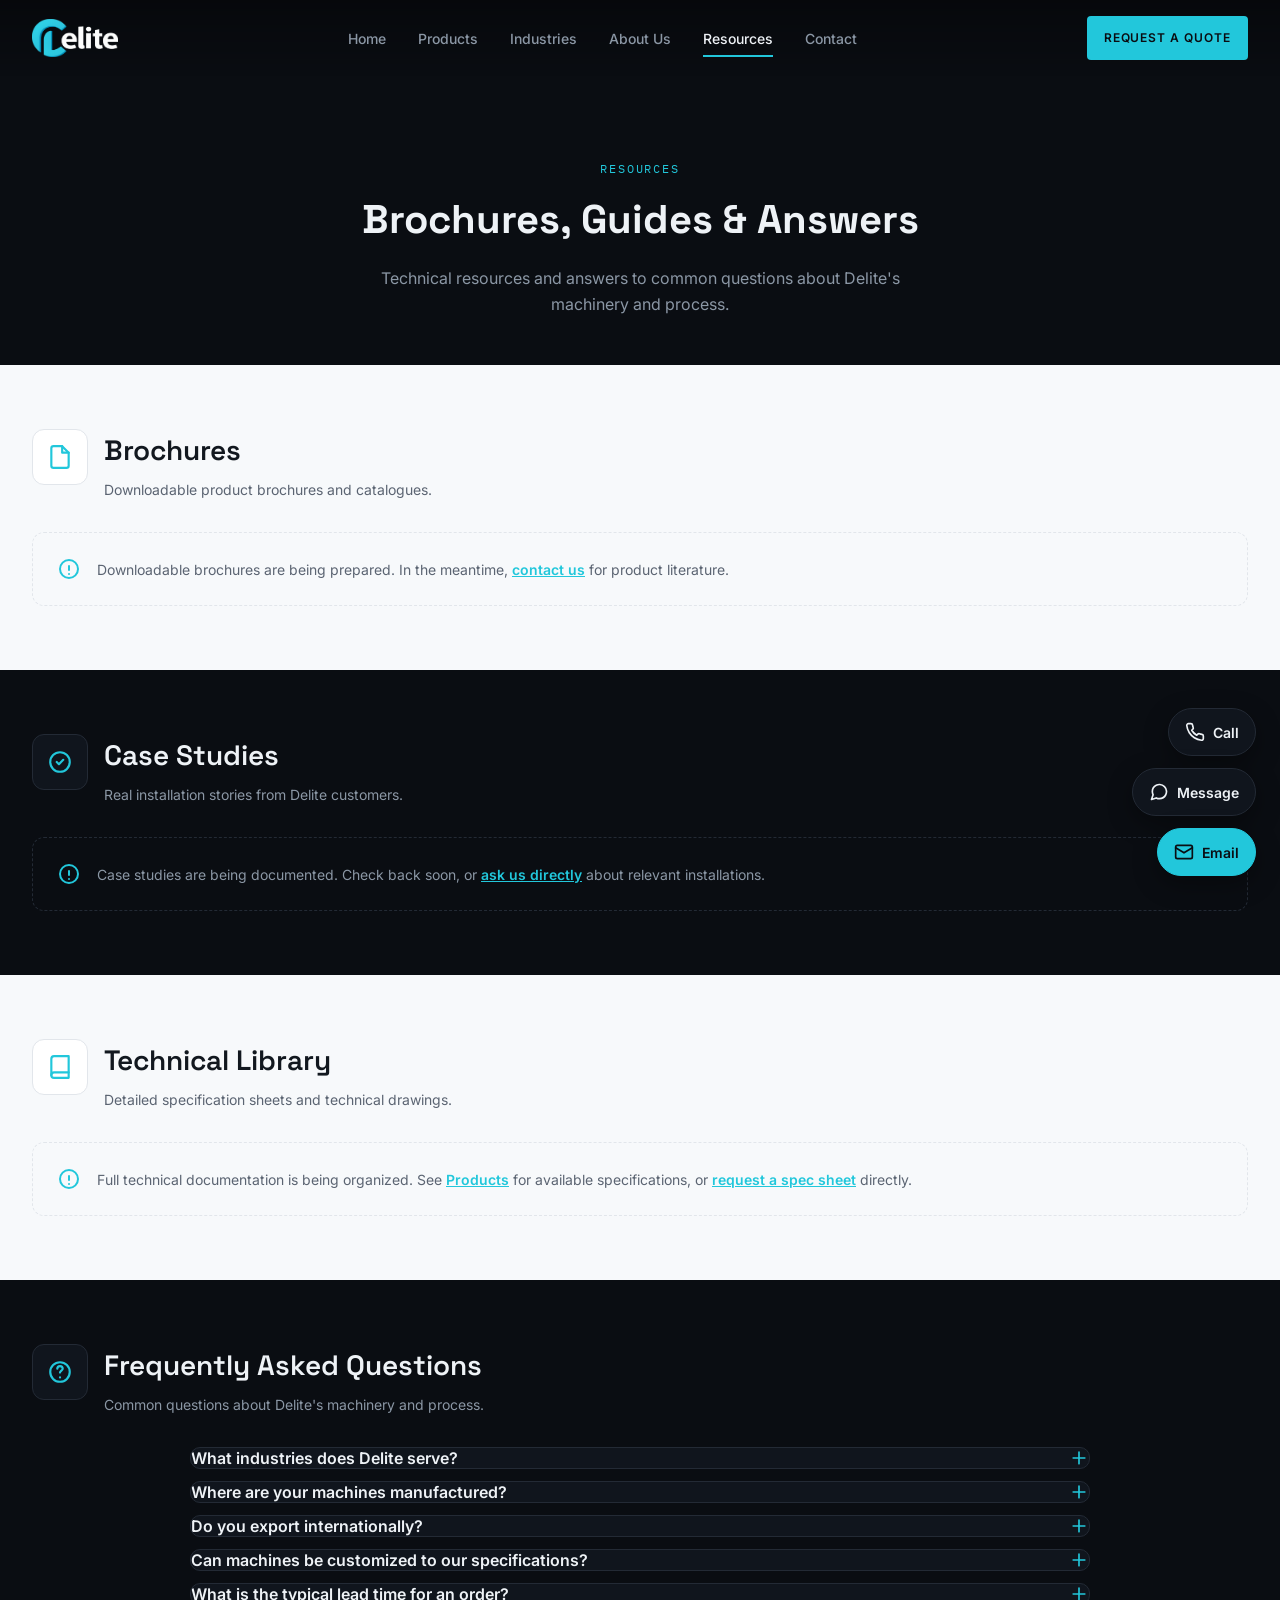
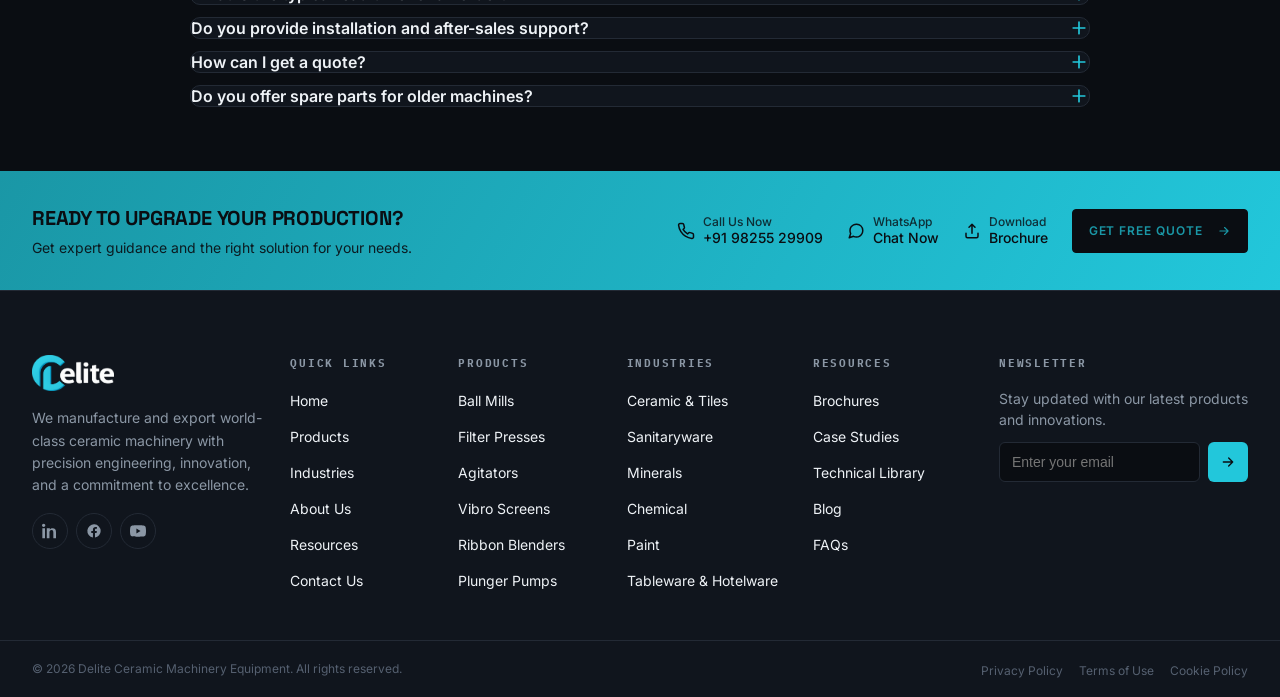
<file: v2/resources.html>
<!DOCTYPE html>
<html lang="en">
<head>
  <meta charset="UTF-8" />
  <meta name="viewport" content="width=device-width, initial-scale=1.0" />

  <title>Resources | Brochures, FAQs &amp; Technical Info — Delite Ceramic Machinery</title>
  <meta
    name="description"
    content="Delite Ceramic Machinery resources: brochures, technical library, case studies, and frequently asked questions about our equipment."
  />
  <link rel="canonical" href="https://www.deliteceramicmachinery.com/resources.html" />
  <link rel="icon" href="images/favicon.ico" sizes="any" />
  <link rel="icon" type="image/png" sizes="32x32" href="images/favicon-32x32.png" />
  <link rel="icon" type="image/png" sizes="16x16" href="images/favicon-16x16.png" />
  <link rel="apple-touch-icon" sizes="180x180" href="images/apple-touch-icon.png" />

  <meta property="og:type" content="website" />
  <meta property="og:site_name" content="Delite Ceramic Machinery" />
  <meta property="og:title" content="Resources | Delite Ceramic Machinery" />
  <meta property="og:description" content="Brochures, technical library, case studies, and FAQs about Delite's ceramic machinery." />
  <meta property="og:image" content="https://www.deliteceramicmachinery.com/images/hero-ballmill.png" />
  <meta property="og:url" content="https://www.deliteceramicmachinery.com/resources.html" />
  <meta property="og:locale" content="en_IN" />

  <meta name="twitter:card" content="summary_large_image" />
  <meta name="twitter:title" content="Resources | Delite Ceramic Machinery" />
  <meta name="twitter:description" content="Brochures, technical library, case studies, and FAQs." />
  <meta name="twitter:image" content="https://www.deliteceramicmachinery.com/images/hero-ballmill.png" />

  <script type="application/ld+json">
  {
    "@context": "https://schema.org",
    "@type": "BreadcrumbList",
    "itemListElement": [
      { "@type": "ListItem", "position": 1, "name": "Home", "item": "https://www.deliteceramicmachinery.com/" },
      { "@type": "ListItem", "position": 2, "name": "Resources", "item": "https://www.deliteceramicmachinery.com/resources.html" }
    ]
  }
  </script>
  <!-- GEO/SEO: FAQPage schema — real questions/answers only, matches
       the visible accordion content exactly (no schema/content
       mismatch), nothing fabricated (e.g. no invented lead-time
       numbers or certifications). -->
  <script type="application/ld+json">
  {
    "@context": "https://schema.org",
    "@type": "FAQPage",
    "mainEntity": [
      {
        "@type": "Question",
        "name": "What industries does Delite serve?",
        "acceptedAnswer": { "@type": "Answer", "text": "Delite serves the ceramic tiles, sanitaryware, tableware, hotelware, technical ceramics, mineral processing, chemical, and paint industries." }
      },
      {
        "@type": "Question",
        "name": "Where are your machines manufactured?",
        "acceptedAnswer": { "@type": "Answer", "text": "All Delite machinery is designed and manufactured at our facility in Ahmedabad, Gujarat, India." }
      },
      {
        "@type": "Question",
        "name": "Do you export internationally?",
        "acceptedAnswer": { "@type": "Answer", "text": "Yes. Delite exports to international markets including South Africa and Vietnam, with further markets in development." }
      },
      {
        "@type": "Question",
        "name": "Can machines be customized to our specifications?",
        "acceptedAnswer": { "@type": "Answer", "text": "Yes. Configuration such as capacity, power rating, and automation level is matched to your specific production requirement." }
      },
      {
        "@type": "Question",
        "name": "What is the typical lead time for an order?",
        "acceptedAnswer": { "@type": "Answer", "text": "Lead time depends on machine configuration and current production schedule. Contact us directly for a timeline specific to your order." }
      },
      {
        "@type": "Question",
        "name": "Do you provide installation and after-sales support?",
        "acceptedAnswer": { "@type": "Answer", "text": "Yes. Our team supports installation and commissioning, with ongoing service and spare parts availability." }
      },
      {
        "@type": "Question",
        "name": "How can I get a quote?",
        "acceptedAnswer": { "@type": "Answer", "text": "Call, WhatsApp, or email us directly, or submit a request through our contact form with your product and requirement details." }
      },
      {
        "@type": "Question",
        "name": "Do you offer spare parts for older machines?",
        "acceptedAnswer": { "@type": "Answer", "text": "Yes, spare parts support is available — contact us with your machine details." }
      }
    ]
  }
  </script>

  <link rel="preconnect" href="https://fonts.googleapis.com" />
  <link rel="preconnect" href="https://fonts.gstatic.com" crossorigin />
  <link
    href="https://fonts.googleapis.com/css2?family=Space+Grotesk:wght@500;600;700&family=Inter:wght@400;500;600&family=IBM+Plex+Mono:wght@400;500&display=swap"
    rel="stylesheet"
  />

  <link rel="stylesheet" href="css/tokens.css" />
  <link rel="stylesheet" href="css/loading.css" />
  <link rel="stylesheet" href="css/navigation.css" />
  <link rel="stylesheet" href="css/page-header.css" />
  <link rel="stylesheet" href="css/resources.css" />
  <link rel="stylesheet" href="css/cta-banner.css" />
  <link rel="stylesheet" href="css/footer.css" />
  <link rel="stylesheet" href="css/float-cta.css" />

  <noscript>
    <style>
      .loader { display: none !important; }
    </style>
  </noscript>
</head>
<body class="is-loading">
  <a class="skip-link" href="#main-content">Skip to main content</a>

  <div class="loader" data-loader aria-hidden="false">
    <div class="loader__gauge" aria-hidden="true">
      <svg viewBox="0 0 200 200">
        <g class="loader__ticks"></g>
        <circle class="loader__ring-track" cx="100" cy="100" r="90" />
        <circle class="loader__ring-fill" cx="100" cy="100" r="90" />
      </svg>
      <div class="loader__center">
        <span class="loader__percent">0</span>
        <img class="loader__logo" src="images/logo.webp" alt="" width="80" height="35" />
      </div>
    </div>
    <p class="loader__status" aria-hidden="true">
      Calibrating <span>experience</span>
    </p>
    <p class="sr-only" role="status" aria-live="polite" data-loader-status>
      Loading Delite, please wait.
    </p>
  </div>

  <header class="header" data-header>
    <a class="header__logo" href="index.html">
      <img src="images/logo.webp" alt="Delite Ceramic Machinery — Home" width="86" height="38" />
    </a>

    <nav class="nav" aria-label="Primary">
      <ul class="nav__list">
        <li><a class="nav__link" href="index.html">Home</a></li>
        <li><a class="nav__link" href="products.html">Products</a></li>
        <li><a class="nav__link" href="industries.html">Industries</a></li>
        <li><a class="nav__link" href="about.html">About Us</a></li>
        <li><a class="nav__link" href="resources.html" aria-current="page">Resources</a></li>
        <li><a class="nav__link" href="contact.html">Contact</a></li>
      </ul>
    </nav>

    <div class="header__actions">
      <a class="btn btn--primary header__cta" href="contact.html">Request a Quote</a>
      <button
        class="nav-toggle"
        type="button"
        data-nav-toggle
        aria-expanded="false"
        aria-controls="mobile-nav"
        aria-label="Open menu"
      >
        <span class="nav-toggle__icon"><span></span><span></span><span></span></span>
      </button>
    </div>
  </header>

  <div class="nav-scrim" data-nav-scrim></div>

  <nav class="mobile-nav" id="mobile-nav" data-mobile-nav aria-label="Mobile">
    <ul class="mobile-nav__list">
      <li><a class="mobile-nav__link" href="index.html">Home</a></li>
      <li><a class="mobile-nav__link" href="products.html">Products</a></li>
      <li><a class="mobile-nav__link" href="industries.html">Industries</a></li>
      <li><a class="mobile-nav__link" href="about.html">About Us</a></li>
      <li><a class="mobile-nav__link" href="resources.html" aria-current="page">Resources</a></li>
      <li><a class="mobile-nav__link" href="contact.html">Contact</a></li>
    </ul>
    <a class="btn btn--primary mobile-nav__cta" href="contact.html">Request a Quote</a>
  </nav>

  <main id="main-content">
    <section class="page-intro" aria-labelledby="page-intro-heading">
      <span class="page-intro__kicker">Resources</span>
      <h1 id="page-intro-heading" class="page-intro__title">Brochures, Guides &amp; Answers</h1>
      <p class="page-intro__lead">
        Technical resources and answers to common questions about
        Delite's machinery and process.
      </p>
    </section>

    <!-- Brochures, Case Studies, and Technical Library: no real PDF/
         document assets or written case studies exist yet anywhere in
         this build. Honest "pending" state, same pattern used
         throughout — not fabricated document listings. -->
    <section class="resource-block section--light" id="brochures" aria-labelledby="brochures-heading">
      <div class="resource-block__header">
        <span class="resource-block__icon" aria-hidden="true">
          <svg viewBox="0 0 24 24" fill="none" stroke="currentColor" stroke-width="2" stroke-linecap="round" stroke-linejoin="round"><path d="M14 2H6a2 2 0 0 0-2 2v16a2 2 0 0 0 2 2h12a2 2 0 0 0 2-2V8z"/><path d="M14 2v6h6"/></svg>
        </span>
        <div>
          <h2 id="brochures-heading" class="resource-block__title">Brochures</h2>
          <p class="resource-block__lead">Downloadable product brochures and catalogues.</p>
        </div>
      </div>
      <div class="resource-pending">
        <svg viewBox="0 0 24 24" fill="none" stroke="currentColor" stroke-width="2" stroke-linecap="round" stroke-linejoin="round" aria-hidden="true"><path d="M12 9v4M12 17h.01"/><circle cx="12" cy="12" r="9"/></svg>
        <span>Downloadable brochures are being prepared. In the meantime, <a href="contact.html">contact us</a> for product literature.</span>
      </div>
    </section>

    <section class="resource-block" id="case-studies" aria-labelledby="case-studies-heading">
      <div class="resource-block__header">
        <span class="resource-block__icon" aria-hidden="true">
          <svg viewBox="0 0 24 24" fill="none" stroke="currentColor" stroke-width="2" stroke-linecap="round" stroke-linejoin="round"><path d="M9 12l2 2 4-4"/><circle cx="12" cy="12" r="9"/></svg>
        </span>
        <div>
          <h2 id="case-studies-heading" class="resource-block__title">Case Studies</h2>
          <p class="resource-block__lead">Real installation stories from Delite customers.</p>
        </div>
      </div>
      <div class="resource-pending">
        <svg viewBox="0 0 24 24" fill="none" stroke="currentColor" stroke-width="2" stroke-linecap="round" stroke-linejoin="round" aria-hidden="true"><path d="M12 9v4M12 17h.01"/><circle cx="12" cy="12" r="9"/></svg>
        <span>Case studies are being documented. Check back soon, or <a href="contact.html">ask us directly</a> about relevant installations.</span>
      </div>
    </section>

    <section class="resource-block section--light" id="technical-library" aria-labelledby="technical-library-heading">
      <div class="resource-block__header">
        <span class="resource-block__icon" aria-hidden="true">
          <svg viewBox="0 0 24 24" fill="none" stroke="currentColor" stroke-width="2" stroke-linecap="round" stroke-linejoin="round"><path d="M4 19.5A2.5 2.5 0 0 1 6.5 17H20"/><path d="M6.5 2H20v20H6.5A2.5 2.5 0 0 1 4 19.5v-15A2.5 2.5 0 0 1 6.5 2z"/></svg>
        </span>
        <div>
          <h2 id="technical-library-heading" class="resource-block__title">Technical Library</h2>
          <p class="resource-block__lead">Detailed specification sheets and technical drawings.</p>
        </div>
      </div>
      <div class="resource-pending">
        <svg viewBox="0 0 24 24" fill="none" stroke="currentColor" stroke-width="2" stroke-linecap="round" stroke-linejoin="round" aria-hidden="true"><path d="M12 9v4M12 17h.01"/><circle cx="12" cy="12" r="9"/></svg>
        <span>Full technical documentation is being organized. See <a href="products.html">Products</a> for available specifications, or <a href="contact.html">request a spec sheet</a> directly.</span>
      </div>
    </section>

    <!-- FAQs: real, substantive content — the one resource type we
         can genuinely deliver in full right now. -->
    <section class="resource-block" id="faqs" aria-labelledby="faqs-heading">
      <div class="resource-block__header">
        <span class="resource-block__icon" aria-hidden="true">
          <svg viewBox="0 0 24 24" fill="none" stroke="currentColor" stroke-width="2" stroke-linecap="round" stroke-linejoin="round"><circle cx="12" cy="12" r="9"/><path d="M9.5 9a2.5 2.5 0 0 1 5 0c0 1.5-2.5 2-2.5 3.5"/><path d="M12 17h.01"/></svg>
        </span>
        <div>
          <h2 id="faqs-heading" class="resource-block__title">Frequently Asked Questions</h2>
          <p class="resource-block__lead">Common questions about Delite's machinery and process.</p>
        </div>
      </div>

      <div class="faq-list">
        <div class="faq-item" data-faq-item data-open="false">
          <button class="faq-item__question" data-faq-question aria-expanded="false">
            What industries does Delite serve?
            <span class="faq-item__icon" aria-hidden="true"><svg viewBox="0 0 24 24" fill="none" stroke="currentColor" stroke-width="2" stroke-linecap="round" stroke-linejoin="round"><path d="M12 5v14M5 12h14"/></svg></span>
          </button>
          <div class="faq-item__answer"><div class="faq-item__answer-inner"><p>We serve the ceramic tiles, sanitaryware, tableware, hotelware, technical ceramics, mineral processing, chemical, and paint industries.</p></div></div>
        </div>

        <div class="faq-item" data-faq-item data-open="false">
          <button class="faq-item__question" data-faq-question aria-expanded="false">
            Where are your machines manufactured?
            <span class="faq-item__icon" aria-hidden="true"><svg viewBox="0 0 24 24" fill="none" stroke="currentColor" stroke-width="2" stroke-linecap="round" stroke-linejoin="round"><path d="M12 5v14M5 12h14"/></svg></span>
          </button>
          <div class="faq-item__answer"><div class="faq-item__answer-inner"><p>All Delite machinery is designed and manufactured at our facility in Ahmedabad, Gujarat, India.</p></div></div>
        </div>

        <div class="faq-item" data-faq-item data-open="false">
          <button class="faq-item__question" data-faq-question aria-expanded="false">
            Do you export internationally?
            <span class="faq-item__icon" aria-hidden="true"><svg viewBox="0 0 24 24" fill="none" stroke="currentColor" stroke-width="2" stroke-linecap="round" stroke-linejoin="round"><path d="M12 5v14M5 12h14"/></svg></span>
          </button>
          <div class="faq-item__answer"><div class="faq-item__answer-inner"><p>Yes. We export to international markets including South Africa and Vietnam, with further markets in development.</p></div></div>
        </div>

        <div class="faq-item" data-faq-item data-open="false">
          <button class="faq-item__question" data-faq-question aria-expanded="false">
            Can machines be customized to our specifications?
            <span class="faq-item__icon" aria-hidden="true"><svg viewBox="0 0 24 24" fill="none" stroke="currentColor" stroke-width="2" stroke-linecap="round" stroke-linejoin="round"><path d="M12 5v14M5 12h14"/></svg></span>
          </button>
          <div class="faq-item__answer"><div class="faq-item__answer-inner"><p>Yes. Configuration such as capacity, power rating, and automation level is matched to your specific production requirement.</p></div></div>
        </div>

        <div class="faq-item" data-faq-item data-open="false">
          <button class="faq-item__question" data-faq-question aria-expanded="false">
            What is the typical lead time for an order?
            <span class="faq-item__icon" aria-hidden="true"><svg viewBox="0 0 24 24" fill="none" stroke="currentColor" stroke-width="2" stroke-linecap="round" stroke-linejoin="round"><path d="M12 5v14M5 12h14"/></svg></span>
          </button>
          <div class="faq-item__answer"><div class="faq-item__answer-inner"><p>Lead time depends on machine configuration and current production schedule. Contact us directly for a timeline specific to your order.</p></div></div>
        </div>

        <div class="faq-item" data-faq-item data-open="false">
          <button class="faq-item__question" data-faq-question aria-expanded="false">
            Do you provide installation and after-sales support?
            <span class="faq-item__icon" aria-hidden="true"><svg viewBox="0 0 24 24" fill="none" stroke="currentColor" stroke-width="2" stroke-linecap="round" stroke-linejoin="round"><path d="M12 5v14M5 12h14"/></svg></span>
          </button>
          <div class="faq-item__answer"><div class="faq-item__answer-inner"><p>Yes. Our team supports installation and commissioning, with ongoing service and spare parts availability.</p></div></div>
        </div>

        <div class="faq-item" data-faq-item data-open="false">
          <button class="faq-item__question" data-faq-question aria-expanded="false">
            How can I get a quote?
            <span class="faq-item__icon" aria-hidden="true"><svg viewBox="0 0 24 24" fill="none" stroke="currentColor" stroke-width="2" stroke-linecap="round" stroke-linejoin="round"><path d="M12 5v14M5 12h14"/></svg></span>
          </button>
          <div class="faq-item__answer"><div class="faq-item__answer-inner"><p>Call, WhatsApp, or email us directly, or submit a request through our <a href="contact.html">contact form</a> with your product and requirement details.</p></div></div>
        </div>

        <div class="faq-item" data-faq-item data-open="false">
          <button class="faq-item__question" data-faq-question aria-expanded="false">
            Do you offer spare parts for older machines?
            <span class="faq-item__icon" aria-hidden="true"><svg viewBox="0 0 24 24" fill="none" stroke="currentColor" stroke-width="2" stroke-linecap="round" stroke-linejoin="round"><path d="M12 5v14M5 12h14"/></svg></span>
          </button>
          <div class="faq-item__answer"><div class="faq-item__answer-inner"><p>Yes, spare parts support is available — contact us with your machine details.</p></div></div>
        </div>
      </div>
    </section>

    <section class="cta-banner" aria-labelledby="cta-banner-heading">
      <div class="cta-banner__inner">
        <div class="cta-banner__text">
          <h2 id="cta-banner-heading" class="cta-banner__title">Ready to Upgrade Your Production?</h2>
          <p class="cta-banner__subtext">Get expert guidance and the right solution for your needs.</p>
        </div>
        <div class="cta-banner__actions">
          <a class="cta-banner__quick" href="tel:+919825529909">
            <svg viewBox="0 0 24 24" fill="none" stroke="currentColor" stroke-width="2" stroke-linecap="round" stroke-linejoin="round"><path d="M22 16.92v3a2 2 0 0 1-2.18 2 19.79 19.79 0 0 1-8.63-3.07 19.5 19.5 0 0 1-6-6 19.79 19.79 0 0 1-3.07-8.67A2 2 0 0 1 4.11 2h3a2 2 0 0 1 2 1.72c.127.96.361 1.903.7 2.81a2 2 0 0 1-.45 2.11L8.09 9.91a16 16 0 0 0 6 6l1.27-1.27a2 2 0 0 1 2.11-.45c.907.339 1.85.573 2.81.7A2 2 0 0 1 22 16.92z"/></svg>
            <span class="cta-banner__quick-label"><small>Call Us Now</small>+91 98255 29909</span>
          </a>
          <a class="cta-banner__quick" href="https://wa.me/919825529909" target="_blank" rel="noopener">
            <svg viewBox="0 0 24 24" fill="none" stroke="currentColor" stroke-width="2" stroke-linecap="round" stroke-linejoin="round"><path d="M21 11.5a8.38 8.38 0 0 1-.9 3.8 8.5 8.5 0 0 1-7.6 4.7 8.38 8.38 0 0 1-3.8-.9L3 21l1.9-5.7a8.38 8.38 0 0 1-.9-3.8 8.5 8.5 0 0 1 4.7-7.6 8.38 8.38 0 0 1 3.8-.9h.5a8.48 8.48 0 0 1 8 8v.5z"/></svg>
            <span class="cta-banner__quick-label"><small>WhatsApp</small>Chat Now</span>
          </a>
          <a class="cta-banner__quick" href="contact.html">
            <svg viewBox="0 0 24 24" fill="none" stroke="currentColor" stroke-width="2" stroke-linecap="round" stroke-linejoin="round"><path d="M12 15V3M8 7l4-4 4 4"/><path d="M4 15v4a2 2 0 0 0 2 2h12a2 2 0 0 0 2-2v-4"/></svg>
            <span class="cta-banner__quick-label"><small>Download</small>Brochure</span>
          </a>
          <a class="btn" href="contact.html">
            Get Free Quote
            <svg viewBox="0 0 24 24" width="14" height="14" fill="none" stroke="currentColor" stroke-width="2" stroke-linecap="round" stroke-linejoin="round" style="margin-left:6px;"><path d="M5 12h14M13 6l6 6-6 6"/></svg>
          </a>
        </div>
      </div>
    </section>
  <footer class="footer">
    <div class="footer__top">
      <div class="footer__brand">
        <a class="footer__logo" href="index.html" aria-label="Delite Ceramic Machinery — Home">
          <img src="images/logo.webp" alt="Delite Ceramic Machinery" width="82" height="36" />
        </a>
        <p class="footer__tagline">
          We manufacture and export world-class ceramic machinery with
          precision engineering, innovation, and a commitment to
          excellence.
        </p>
        <div class="footer__socials">
          <a class="footer__social" href="#" aria-label="Delite on LinkedIn (link pending)">
            <svg viewBox="0 0 24 24" fill="currentColor"><path d="M4.98 3.5C4.98 4.88 3.87 6 2.5 6S0 4.88 0 3.5 1.12 1 2.5 1s2.48 1.12 2.48 2.5zM.5 8h4V23h-4V8zm7.5 0h3.8v2.05h.05c.53-1 1.83-2.05 3.77-2.05C19.7 8 21 10.15 21 14.05V23h-4v-8.2c0-1.95-.03-4.45-2.7-4.45-2.7 0-3.1 2.1-3.1 4.3V23h-4V8z"/></svg>
          </a>
          <a class="footer__social" href="#" aria-label="Delite on Facebook (link pending)">
            <svg viewBox="0 0 24 24" fill="currentColor"><path d="M22 12a10 10 0 1 0-11.6 9.9v-7H7.9V12h2.5V9.8c0-2.5 1.5-3.9 3.8-3.9 1.1 0 2.2.2 2.2.2v2.4h-1.3c-1.2 0-1.6.8-1.6 1.6V12h2.8l-.4 2.9h-2.4v7A10 10 0 0 0 22 12z"/></svg>
          </a>
          <a class="footer__social" href="#" aria-label="Delite on YouTube (link pending)">
            <svg viewBox="0 0 24 24" fill="currentColor"><path d="M23.5 6.2a3 3 0 0 0-2.1-2.1C19.5 3.5 12 3.5 12 3.5s-7.5 0-9.4.6A3 3 0 0 0 .5 6.2 31 31 0 0 0 0 12a31 31 0 0 0 .5 5.8 3 3 0 0 0 2.1 2.1c1.9.6 9.4.6 9.4.6s7.5 0 9.4-.6a3 3 0 0 0 2.1-2.1A31 31 0 0 0 24 12a31 31 0 0 0-.5-5.8zM9.6 15.6V8.4L15.8 12z"/></svg>
          </a>
        </div>
      </div>

      <nav aria-label="Footer quick links">
        <h2 class="footer__heading">Quick Links</h2>
        <ul class="footer__list">
          <li><a class="footer__link" href="index.html">Home</a></li>
          <li><a class="footer__link" href="products.html">Products</a></li>
          <li><a class="footer__link" href="industries.html">Industries</a></li>
          <li><a class="footer__link" href="about.html">About Us</a></li>
          <li><a class="footer__link" href="resources.html">Resources</a></li>
          <li><a class="footer__link" href="contact.html">Contact Us</a></li>
        </ul>
      </nav>

      <nav aria-label="Footer products">
        <h2 class="footer__heading">Products</h2>
        <ul class="footer__list">
          <li><a class="footer__link" href="products.html#ball-mill">Ball Mills</a></li>
          <li><a class="footer__link" href="products.html#filter-press">Filter Presses</a></li>
          <li><a class="footer__link" href="products.html#agitator">Agitators</a></li>
          <li><a class="footer__link" href="products.html#vibro-screen">Vibro Screens</a></li>
          <li><a class="footer__link" href="products.html#ribbon-blender">Ribbon Blenders</a></li>
          <li><a class="footer__link" href="products.html#plunger-pumps">Plunger Pumps</a></li>
        </ul>
      </nav>

      <nav aria-label="Footer industries">
        <h2 class="footer__heading">Industries</h2>
        <ul class="footer__list">
          <li><a class="footer__link" href="industries.html#ceramic">Ceramic &amp; Tiles</a></li>
          <li><a class="footer__link" href="industries.html#sanitaryware">Sanitaryware</a></li>
          <li><a class="footer__link" href="industries.html#minerals">Minerals</a></li>
          <li><a class="footer__link" href="industries.html#chemical">Chemical</a></li>
          <li><a class="footer__link" href="industries.html#paint">Paint</a></li>
          <li><a class="footer__link" href="industries.html#tableware">Tableware &amp; Hotelware</a></li>
        </ul>
      </nav>

      <nav aria-label="Footer resources">
        <h2 class="footer__heading">Resources</h2>
        <ul class="footer__list">
          <li><a class="footer__link" href="resources.html#brochures">Brochures</a></li>
          <li><a class="footer__link" href="resources.html#case-studies">Case Studies</a></li>
          <li><a class="footer__link" href="resources.html#technical-library">Technical Library</a></li>
          <li><a class="footer__link" href="blog.html">Blog</a></li>
          <li><a class="footer__link" href="resources.html#faqs">FAQs</a></li>
        </ul>
      </nav>

      <div>
        <h2 class="footer__heading">Newsletter</h2>
        <p class="footer__newsletter-copy">Stay updated with our latest products and innovations.</p>
        <!--
          No real newsletter/email service connected yet (Mailchimp,
          etc.) — see footer.js. Rather than fake a silent success,
          it tells the visitor honestly that signup isn't wired up.
        -->
        <form class="footer__newsletter" data-newsletter-form novalidate>
          <label class="sr-only" for="newsletter-email">Email address</label>
          <input type="email" id="newsletter-email" name="email" placeholder="Enter your email" required autocomplete="email" />
          <button type="submit" aria-label="Subscribe to newsletter">
            <svg viewBox="0 0 24 24" fill="none" stroke="currentColor" stroke-width="2" stroke-linecap="round" stroke-linejoin="round"><path d="M5 12h14M13 6l6 6-6 6"/></svg>
          </button>
        </form>
        <p class="footer__form-status" data-newsletter-status role="status" aria-live="polite"></p>
      </div>
    </div>

    <div class="footer__bottom">
      <div class="footer__bottom-inner">
        <p class="footer__copyright">
          © <span data-footer-year>2026</span> Delite Ceramic Machinery Equipment. All rights reserved.
        </p>
        <ul class="footer__legal">
          <li><a href="privacy.html">Privacy Policy</a></li>
          <li><a href="terms.html">Terms of Use</a></li>
          <li><a href="cookies.html">Cookie Policy</a></li>
        </ul>
      </div>
    </div>
  </footer>

  <!-- ==========================================================
       FLOATING CONTACT CTA — sitewide, present on every page.
       All 3 real, verified contact channels, one click away (no
       expand step) per directive. "Message" = WhatsApp click-to-
       chat, the practical default channel for B2B inquiries in
       this market — flag if you'd rather this be SMS or live chat.
       ========================================================== -->
  <div class="float-cta" aria-label="Quick contact">
    <a class="float-cta__action" href="tel:+919825529909" aria-label="Call Delite Ceramic Machinery">
      <span class="float-cta__icon" aria-hidden="true">
        <svg viewBox="0 0 24 24" fill="none" stroke="currentColor" stroke-width="2" stroke-linecap="round" stroke-linejoin="round"><path d="M22 16.92v3a2 2 0 0 1-2.18 2 19.79 19.79 0 0 1-8.63-3.07 19.5 19.5 0 0 1-6-6 19.79 19.79 0 0 1-3.07-8.67A2 2 0 0 1 4.11 2h3a2 2 0 0 1 2 1.72c.127.96.361 1.903.7 2.81a2 2 0 0 1-.45 2.11L8.09 9.91a16 16 0 0 0 6 6l1.27-1.27a2 2 0 0 1 2.11-.45c.907.339 1.85.573 2.81.7A2 2 0 0 1 22 16.92z" /></svg>
      </span>
      <span class="float-cta__label">Call</span>
    </a>
    <a class="float-cta__action" href="https://wa.me/919825529909" target="_blank" rel="noopener" aria-label="Message Delite Ceramic Machinery on WhatsApp (opens in a new tab)">
      <span class="float-cta__icon" aria-hidden="true">
        <svg viewBox="0 0 24 24" fill="none" stroke="currentColor" stroke-width="2" stroke-linecap="round" stroke-linejoin="round"><path d="M21 11.5a8.38 8.38 0 0 1-.9 3.8 8.5 8.5 0 0 1-7.6 4.7 8.38 8.38 0 0 1-3.8-.9L3 21l1.9-5.7a8.38 8.38 0 0 1-.9-3.8 8.5 8.5 0 0 1 4.7-7.6 8.38 8.38 0 0 1 3.8-.9h.5a8.48 8.48 0 0 1 8 8v.5z" /></svg>
      </span>
      <span class="float-cta__label">Message</span>
    </a>
    <a class="float-cta__action float-cta__action--primary" href="mailto:info@deliteceramicmachinery.com" aria-label="Email Delite Ceramic Machinery">
      <span class="float-cta__icon" aria-hidden="true">
        <svg viewBox="0 0 24 24" fill="none" stroke="currentColor" stroke-width="2" stroke-linecap="round" stroke-linejoin="round"><rect x="2" y="4" width="20" height="16" rx="2" /><path d="m22 7-10 6L2 7" /></svg>
      </span>
      <span class="float-cta__label">Email</span>
    </a>
  </div>
  </main>

  <script src="js/loading.js"></script>
  <script src="js/navigation.js"></script>
  <script src="js/faq.js"></script>
  <script src="js/footer.js"></script>
  <script src="js/img-reveal.js"></script>
</body>
</html>
</file>
<file: v2/css/tokens.css>
/* ==========================================================================
   DESIGN TOKENS
   Single source of truth for color, type, spacing, motion.
   Derived from the approved homepage mockup (dark industrial / teal accent).
   ========================================================================== */

:root {
  /* ---- Color: surfaces ---- */
  --color-bg: #0a0d12;
  --color-bg-elevated: #10151d;
  --color-bg-elevated-2: #161c26;
  --color-border: #232a35;

  /* ---- Color: text ---- */
  --color-text: #eef2f6;
  --color-text-muted: #8b97a5;
  --color-text-faint: #556070;

  /* ---- Color: brand ---- */
  --color-accent: #22c7db;
  --color-accent-dim: #1a97a6;
  --color-accent-glow: rgba(34, 199, 219, 0.35);

  /* ---- Typography ---- */
  --font-display: "Space Grotesk", "Inter", system-ui, sans-serif;
  --font-body: "Inter", system-ui, -apple-system, sans-serif;
  --font-mono: "IBM Plex Mono", "SFMono-Regular", Menlo, monospace;

  --fs-100: 0.75rem;   /* 12px — eyebrow/caption */
  --fs-200: 0.875rem;  /* 14px — small body */
  --fs-300: 1rem;      /* 16px — body */
  --fs-400: 1.25rem;   /* 20px */
  --fs-500: 1.75rem;   /* 28px */
  --fs-600: 2.5rem;    /* 40px */
  --fs-700: 3.5rem;    /* 56px */

  --tracking-wide: 0.08em;
  --tracking-wider: 0.16em;

  /* ---- Spacing scale (4px base) ---- */
  --space-1: 0.25rem;
  --space-2: 0.5rem;
  --space-3: 0.75rem;
  --space-4: 1rem;
  --space-6: 1.5rem;
  --space-8: 2rem;
  --space-12: 3rem;
  --space-16: 4rem;
  --space-24: 6rem;

  /* ---- Motion ---- */
  --ease-out-expo: cubic-bezier(0.16, 1, 0.3, 1);
  --ease-in-out: cubic-bezier(0.65, 0, 0.35, 1);
  --dur-fast: 0.2s;
  --dur-base: 0.4s;
  --dur-slow: 0.8s;

  /* ---- Z-index scale ---- */
  --z-loader: 9999;
  --z-header: 1000;
  --z-modal: 2000;
}

/* ==========================================================================
   RESET
   ========================================================================== */

*,
*::before,
*::after {
  box-sizing: border-box;
  margin: 0;
  padding: 0;
}

html {
  -webkit-text-size-adjust: 100%;
  scroll-behavior: smooth;
}

@media (prefers-reduced-motion: reduce) {
  html {
    scroll-behavior: auto;
  }
  *,
  *::before,
  *::after {
    animation-duration: 0.01ms !important;
    animation-iteration-count: 1 !important;
    transition-duration: 0.01ms !important;
    scroll-behavior: auto !important;
  }
}

body {
  min-height: 100svh;
  background: var(--color-bg);
  color: var(--color-text);
  font-family: var(--font-body);
  font-size: var(--fs-300);
  line-height: 1.5;
  -webkit-font-smoothing: antialiased;
  overflow-x: hidden;
}

img,
svg {
  display: block;
  max-width: 100%;
}

/* Visually-hidden utility — keeps content for screen readers only */
.sr-only {
  position: absolute;
  width: 1px;
  height: 1px;
  padding: 0;
  margin: -1px;
  overflow: hidden;
  clip: rect(0, 0, 0, 0);
  white-space: nowrap;
  border: 0;
}

/* ==========================================================================
   IMAGE REVEAL
   Opt-in via [data-reveal] on an <img>. Same safe pattern as the rest
   of the site: visible by default. img-reveal.js adds .is-pending
   ONLY on images it has confirmed are still loading, immediately
   before animating them in — so blocked/slow/failed JS simply means
   no fade effect, never a missing/invisible image.
   ========================================================================== */
img[data-reveal] {
  opacity: 1;
  transform: none;
  transition: opacity 0.5s var(--ease-out-expo), transform 0.5s var(--ease-out-expo);
}

img[data-reveal].is-pending {
  opacity: 0;
  transform: scale(1.03);
}

@media (prefers-reduced-motion: reduce) {
  img[data-reveal] {
    transition: none;
  }
}

/* ==========================================================================
   LIGHT SECTION OVERRIDE (V2 only)
   V2's reference design alternates dark hero/CTA sections with light
   content sections. Rather than duplicate every component's styling,
   this redefines the same color tokens locally — every existing
   component (cards, buttons, text) just works inside this wrapper
   because they all already reference var(--color-*).
   ========================================================================== */
.section--light {
  --color-bg: #f7f9fb;
  --color-bg-elevated: #ffffff;
  --color-bg-elevated-2: #f0f3f6;
  --color-border: #e2e6eb;
  --color-text: #12181f;
  --color-text-muted: #5b6472;
  --color-text-faint: #8994a3;
  background: var(--color-bg);
  color: var(--color-text);
}
</file>
<file: v2/css/loading.css>
/* ==========================================================================
   LOADING SEQUENCE
   A calibration-gauge brand reveal — echoes the annotated spec callouts
   used throughout the hero, so the loader reads as part of the same
   machine language rather than a generic spinner.
   ========================================================================== */

.loader {
  position: fixed;
  inset: 0;
  z-index: var(--z-loader);
  display: flex;
  flex-direction: column;
  align-items: center;
  justify-content: center;
  gap: var(--space-8);
  background: var(--color-bg);
  will-change: opacity, clip-path;
}

/* Scanline sweep — the signature transition-out element */
.loader::after {
  content: "";
  position: absolute;
  inset: 0;
  background: linear-gradient(
    180deg,
    transparent 0%,
    var(--color-accent-glow) 50%,
    transparent 100%
  );
  opacity: 0;
  pointer-events: none;
  transition: opacity var(--dur-base) var(--ease-out-expo);
}

.loader.is-sweeping::after {
  opacity: 1;
}

.loader__gauge {
  position: relative;
  width: clamp(160px, 22vw, 220px);
  aspect-ratio: 1;
}

.loader__gauge svg {
  width: 100%;
  height: 100%;
  overflow: visible;
}

.loader__tick {
  stroke: var(--color-border);
  stroke-width: 2;
  transform-origin: center;
  opacity: 0;
}

.loader__ring-track {
  fill: none;
  stroke: var(--color-border);
  stroke-width: 1.5;
}

.loader__ring-fill {
  fill: none;
  stroke: var(--color-accent);
  stroke-width: 2;
  stroke-linecap: round;
  transform: rotate(-90deg);
  transform-origin: center;
  filter: drop-shadow(0 0 6px var(--color-accent-glow));
}

.loader__center {
  position: absolute;
  inset: 0;
  display: flex;
  flex-direction: column;
  align-items: center;
  justify-content: center;
  gap: var(--space-1);
}

.loader__percent {
  font-family: var(--font-mono);
  font-size: var(--fs-500);
  font-variant-numeric: tabular-nums;
  color: var(--color-text);
  letter-spacing: 0.02em;
}

.loader__logo {
  width: 80px;
  height: 35px;
  object-fit: contain;
  opacity: 0;
  position: absolute;
}

.loader__status {
  font-family: var(--font-mono);
  font-size: var(--fs-100);
  letter-spacing: var(--tracking-wider);
  text-transform: uppercase;
  color: var(--color-text-muted);
  text-align: center;
}

.loader__status span {
  color: var(--color-accent);
}

/* Exit state — driven by JS adding this class before removal */
.loader.is-hidden {
  clip-path: inset(0 0 100% 0);
  transition: clip-path var(--dur-slow) var(--ease-in-out);
}

.loader.is-done {
  display: none;
}

@media (max-width: 480px) {
  .loader {
    gap: var(--space-6);
  }
}

/* Toggled on <body> by loading.js while the sequence plays */
body.is-loading {
  overflow: hidden;
  height: 100svh;
}
</file>
<file: v2/css/navigation.css>
/* ==========================================================================
   NAVIGATION
   Sticky header. Transparent-over-hero on load, solidifies on scroll.
   Desktop: horizontal nav + CTA. Mobile: slide-in panel from hamburger.
   ========================================================================== */

.header {
  position: fixed;
  top: 0;
  left: 0;
  right: 0;
  z-index: var(--z-header);
  display: flex;
  align-items: center;
  justify-content: space-between;
  gap: var(--space-6);
  padding: var(--space-4) var(--space-8);
  background: transparent;
  border-bottom: 1px solid transparent;
  transition: background var(--dur-base) var(--ease-out-expo),
    border-color var(--dur-base) var(--ease-out-expo),
    padding var(--dur-base) var(--ease-out-expo);
}

.header.is-scrolled {
  background: rgba(10, 13, 18, 0.85);
  backdrop-filter: blur(12px);
  -webkit-backdrop-filter: blur(12px);
  border-bottom-color: var(--color-border);
  padding-block: var(--space-3);
}

/* Always-present subtle scrim, independent of scroll state — protects
   nav-link legibility against whatever hero content sits behind the
   transparent header, rather than assuming the hero will be dark enough. */
.header::before {
  content: "";
  position: absolute;
  inset: 0;
  background: linear-gradient(180deg, rgba(0, 0, 0, 0.35) 0%, transparent 100%);
  pointer-events: none;
  z-index: -1;
  opacity: 1;
  transition: opacity var(--dur-base) var(--ease-out-expo);
}

.header.is-scrolled::before {
  opacity: 0;
}

/* Skip link — first focusable element on the page, visible only on focus */
.skip-link {
  position: absolute;
  left: var(--space-4);
  top: -100px;
  z-index: 10000;
  background: var(--color-accent);
  color: var(--color-bg);
  padding: var(--space-2) var(--space-4);
  border-radius: 4px;
  font-family: var(--font-body);
  font-weight: 600;
  text-decoration: none;
  transition: top var(--dur-fast) var(--ease-out-expo);
}

.skip-link:focus {
  top: var(--space-4);
}

.header__logo {
  display: flex;
  align-items: center;
  flex-shrink: 0;
}

.header__logo img {
  height: 38px;
  width: auto;
}

/* Primary nav — desktop */
.nav {
  display: none;
}

.nav__list {
  display: flex;
  align-items: center;
  gap: var(--space-8);
  list-style: none;
}

.nav__link {
  position: relative;
  font-family: var(--font-body);
  font-size: var(--fs-200);
  font-weight: 500;
  color: var(--color-text-muted);
  text-decoration: none;
  padding: var(--space-2) 0;
  transition: color var(--dur-fast) var(--ease-out-expo);
}

.nav__link:hover,
.nav__link:focus-visible {
  color: var(--color-text);
}

.nav__link::after {
  content: "";
  position: absolute;
  left: 0;
  bottom: -2px;
  width: 100%;
  height: 2px;
  background: var(--color-accent);
  transform: scaleX(0);
  transform-origin: left;
  transition: transform var(--dur-fast) var(--ease-out-expo);
}

.nav__link:hover::after,
.nav__link:focus-visible::after {
  transform: scaleX(1);
}

.nav__link[aria-current="page"] {
  color: var(--color-text);
}

.nav__link[aria-current="page"]::after {
  transform: scaleX(1);
}

/* Right cluster: CTA + mobile trigger */
.header__actions {
  display: flex;
  align-items: center;
  gap: var(--space-4);
  flex-shrink: 0;
}

.btn {
  display: inline-flex;
  align-items: center;
  justify-content: center;
  gap: var(--space-2);
  font-family: var(--font-body);
  font-size: var(--fs-100);
  font-weight: 600;
  letter-spacing: var(--tracking-wide);
  text-transform: uppercase;
  text-decoration: none;
  white-space: nowrap;
  padding: var(--space-3) var(--space-4);
  border-radius: 4px;
  border: 1px solid transparent;
  cursor: pointer;
  transition: background var(--dur-fast) var(--ease-out-expo),
    border-color var(--dur-fast) var(--ease-out-expo),
    color var(--dur-fast) var(--ease-out-expo);
}

.btn--primary {
  background: var(--color-accent);
  color: var(--color-bg);
}

.btn--primary:hover,
.btn--primary:focus-visible {
  background: var(--color-accent-dim);
}

.btn:focus-visible {
  outline: 2px solid var(--color-accent);
  outline-offset: 2px;
}

/* Hidden on desktop where CTA is only shown >= 1024px */
.header__cta {
  display: none;
}

/* Mobile menu trigger (hamburger) */
.nav-toggle {
  display: flex;
  align-items: center;
  justify-content: center;
  width: 40px;
  height: 40px;
  border-radius: 50%;
  border: 1px solid var(--color-border);
  background: transparent;
  cursor: pointer;
  flex-shrink: 0;
}

.nav-toggle:focus-visible {
  outline: 2px solid var(--color-accent);
  outline-offset: 2px;
}

.nav-toggle__icon {
  position: relative;
  width: 16px;
  height: 10px;
}

.nav-toggle__icon span {
  position: absolute;
  left: 0;
  width: 100%;
  height: 1.5px;
  background: var(--color-text);
  transition: transform var(--dur-fast) var(--ease-out-expo),
    opacity var(--dur-fast) var(--ease-out-expo),
    top var(--dur-fast) var(--ease-out-expo);
}

.nav-toggle__icon span:nth-child(1) {
  top: 0;
}

.nav-toggle__icon span:nth-child(2) {
  top: 4.5px;
}

.nav-toggle__icon span:nth-child(3) {
  top: 9px;
}

.nav-toggle[aria-expanded="true"] .nav-toggle__icon span:nth-child(1) {
  top: 4.5px;
  transform: rotate(45deg);
}

.nav-toggle[aria-expanded="true"] .nav-toggle__icon span:nth-child(2) {
  opacity: 0;
}

.nav-toggle[aria-expanded="true"] .nav-toggle__icon span:nth-child(3) {
  top: 4.5px;
  transform: rotate(-45deg);
}

/* Mobile slide-in panel */
.mobile-nav {
  position: fixed;
  inset: 0 0 0 auto;
  width: min(320px, 85vw);
  height: 100svh;
  background: var(--color-bg-elevated);
  border-left: 1px solid var(--color-border);
  z-index: 1001;
  padding: var(--space-24) var(--space-8) var(--space-8);
  transform: translateX(100%);
  transition: transform var(--dur-base) var(--ease-in-out);
  overflow-y: auto;
}

.mobile-nav.is-open {
  transform: translateX(0);
}

.mobile-nav__list {
  list-style: none;
  display: flex;
  flex-direction: column;
  gap: var(--space-1);
}

.mobile-nav__link {
  display: block;
  font-family: var(--font-display);
  font-size: var(--fs-500);
  font-weight: 500;
  color: var(--color-text);
  text-decoration: none;
  padding: var(--space-3) 0;
  border-bottom: 1px solid var(--color-border);
}

.mobile-nav__link[aria-current="page"] {
  color: var(--color-accent);
}

.mobile-nav__cta {
  margin-top: var(--space-8);
  width: 100%;
}

.nav-scrim {
  position: fixed;
  inset: 0;
  background: rgba(0, 0, 0, 0.5);
  z-index: 1000;
  opacity: 0;
  pointer-events: none;
  transition: opacity var(--dur-base) var(--ease-out-expo);
}

.nav-scrim.is-visible {
  opacity: 1;
  pointer-events: auto;
}

body.nav-open {
  overflow: hidden;
}

/* While the loading overlay is active, the header sits behind it
   (z-index) but was still reachable by keyboard — Tab would land on
   nav links the user can't see. visibility:hidden removes it from
   the tab order until loading.js removes the is-loading class. */
body.is-loading .header,
body.is-loading .nav-scrim,
body.is-loading .mobile-nav {
  visibility: hidden;
}

/* ---- Breakpoints ---- */
/* Desktop nav appears at 1024px; below that, hamburger + slide panel */
@media (min-width: 1024px) {
  .nav {
    display: block;
  }

  .header__cta {
    display: inline-flex;
  }

  .nav-toggle {
    display: none;
  }

  .mobile-nav,
  .nav-scrim {
    display: none;
  }
}

@media (max-width: 480px) {
  .header {
    padding-inline: var(--space-4);
  }

  .header__logo img {
    height: 32px;
  }
}
</file>
<file: v2/css/hero.css>
/* ==========================================================================
   HERO
   Full-bleed section beneath the fixed/transparent header. The signature
   element is the annotated product visual — spec callouts connected to
   points on the machine, matching the approved mockup.

   Callout positions are defined as percentages of the visual container
   (see index.html data-x/data-y) so the connector lines stay correct at
   any container size — anchoring lines to literal pixel coordinates
   would break the moment the container width changes on resize.
   ========================================================================== */

.hero {
  position: relative;
  min-height: 100svh;
  display: flex;
  flex-direction: column;
  justify-content: center;
  padding: calc(var(--space-24) + 64px) var(--space-8) var(--space-16);
  background: radial-gradient(
      ellipse 80% 60% at 50% 0%,
      rgba(34, 199, 219, 0.08) 0%,
      transparent 60%
    ),
    var(--color-bg);
  overflow: hidden;
}

/* Faint technical grid backdrop — reinforces the "engineering" register
   without competing with the product visual. */
.hero::before {
  content: "";
  position: absolute;
  inset: 0;
  background-image: linear-gradient(var(--color-border) 1px, transparent 1px),
    linear-gradient(90deg, var(--color-border) 1px, transparent 1px);
  background-size: 48px 48px;
  opacity: 0.15;
  mask-image: radial-gradient(ellipse 70% 70% at 50% 40%, black 0%, transparent 75%);
  pointer-events: none;
}

.hero__inner {
  position: relative;
  max-width: 1400px;
  margin-inline: auto;
  width: 100%;
  display: grid;
  grid-template-columns: 0.95fr 1.05fr;
  gap: var(--space-12);
  align-items: center;
}

/* ---- Left column: headline / subtext / CTAs / stats ---- */
.hero__content {
  display: flex;
  flex-direction: column;
  gap: var(--space-8);
  min-width: 0;
}

.hero__content-inner {
  display: flex;
  flex-direction: column;
  gap: var(--space-4);
}

.hero__kicker {
  font-family: var(--font-mono);
  font-size: var(--fs-100);
  letter-spacing: var(--tracking-wider);
  text-transform: uppercase;
  color: var(--color-accent);
}

.hero__headline {
  font-family: var(--font-display);
  font-size: clamp(2rem, 4vw, var(--fs-700));
  font-weight: 700;
  line-height: 1.08;
  letter-spacing: -0.01em;
  color: var(--color-text);
  min-height: 2.4em; /* reserves space across slides of differing line count, avoids layout jump */
}

.hero__headline-accent {
  color: var(--color-accent);
}

.hero__subtext {
  font-size: var(--fs-300);
  color: var(--color-text-muted);
  max-width: 46ch;
  line-height: 1.6;
}

.hero__cta-group {
  display: flex;
  align-items: center;
  gap: var(--space-4);
  flex-wrap: wrap;
}

.btn--secondary {
  background: transparent;
  color: var(--color-text);
  border-color: var(--color-border);
}

.btn--secondary:hover,
.btn--secondary:focus-visible {
  border-color: var(--color-accent);
  color: var(--color-accent);
}

/* Content fades as a block on slide change; visible by default (see
   hero.js) so JS failure never hides real headline/CTA content. */
.hero__content-inner.is-animating {
  opacity: 0;
  transform: translateY(8px);
}

/* ---- Stats row — placeholder figures, explicitly flagged (see
   index.html comment) pending real client-confirmed numbers. ---- */
.hero__stats-row {
  display: grid;
  grid-template-columns: repeat(4, auto);
  gap: var(--space-6);
  margin-top: var(--space-4);
  padding-top: var(--space-6);
  border-top: 1px solid var(--color-border);
}

.hero__stats-row--five {
  grid-template-columns: repeat(5, auto);
}

.hero__stat {
  display: flex;
  flex-direction: column;
  gap: var(--space-1);
}

.hero__stat-value {
  font-family: var(--font-display);
  font-size: var(--fs-500);
  font-weight: 700;
  color: var(--color-text);
  line-height: 1;
}

.hero__stat-label {
  font-family: var(--font-mono);
  font-size: 0.6875rem;
  letter-spacing: var(--tracking-wide);
  text-transform: uppercase;
  color: var(--color-text-muted);
}

/* ---- Right column: product visual ---- */
.hero__visual-col {
  position: relative;
  min-width: 0;
}

.hero__slider {
  position: relative;
  width: min(100%, 900px);
  margin-inline: auto;
  overflow: hidden;
  min-width: 0;
}

/* Holds all slides (+ the 2 clones used for seamless looping) side by
   side; JS translates this to create real physical motion, rather
   than the previous crossfade-in-place approach. */
.hero__track {
  display: flex;
  transition: transform 0.7s cubic-bezier(0.65, 0, 0.35, 1);
  will-change: transform;
}

.hero__track.is-jumping {
  transition: none !important; /* the invisible snap-back at loop boundaries */
}

.hero__slide {
  position: relative;
  flex: 0 0 100%;
  width: 100%;
  aspect-ratio: 811 / 582;
}

.hero__product {
  width: 100%;
  height: 100%;
  object-fit: contain;
  will-change: transform;
  filter: drop-shadow(0 24px 48px rgba(0, 0, 0, 0.5));
}

/* Connector lines — SVG overlay, percentage viewBox so it scales with
   the container. Hidden below 768px in favour of a plain stat grid. */
.hero__lines {
  position: absolute;
  inset: 0;
  width: 100%;
  height: 100%;
  overflow: visible;
  pointer-events: none;
}

.hero__lines path {
  fill: none;
  stroke: var(--color-border);
  stroke-width: 1;
}

.hero__lines circle {
  fill: var(--color-accent);
}

/*
 * Callouts default to fully visible — this is a static, working page
 * even with zero JavaScript. JS adds `.is-animating` immediately
 * before it runs a GSAP reveal (see hero.js), which is the ONLY thing
 * that sets the 0/offset starting point. If JS is blocked, slow, or
 * throws, content simply never animates — it is never left invisible.
 */
.hero__callout {
  position: absolute;
  display: flex;
  align-items: center;
  gap: var(--space-2);
}

.hero__callout.is-animating {
  opacity: 0;
  transform: translateY(6px);
}

.hero__lines.is-animating path {
  stroke-dasharray: 200;
  stroke-dashoffset: 200;
}

.hero__lines.is-animating circle {
  opacity: 0;
}

.hero__callout-icon {
  display: flex;
  align-items: center;
  justify-content: center;
  width: 28px;
  height: 28px;
  border-radius: 6px;
  background: var(--color-bg-elevated);
  border: 1px solid var(--color-border);
  color: var(--color-accent);
  flex-shrink: 0;
}

.hero__callout-icon svg {
  width: 14px;
  height: 14px;
}

.hero__callout-text {
  white-space: nowrap;
}

.hero__callout-label {
  display: block;
  font-family: var(--font-mono);
  font-size: 0.6875rem;
  letter-spacing: var(--tracking-wider);
  text-transform: uppercase;
  color: var(--color-text-muted);
}

.hero__callout-value {
  display: block;
  font-family: var(--font-mono);
  font-size: var(--fs-300);
  font-weight: 500;
  color: var(--color-text);
  font-variant-numeric: tabular-nums;
}

.hero__callout-unit {
  font-size: var(--fs-100);
  color: var(--color-text-muted);
  font-weight: 400;
}

/* Anchor positions — quadrant-based so the same 4 slots work for any
   slide's specs, not just the ball mill's original metric names.
   Kept WITHIN the slide's own bounds (no negative offsets) — negative
   left/right used to overflow into the surrounding margin, but
   .hero__slider now has overflow:hidden (required for the physical
   track carousel to hide off-screen clone slides), which clips
   anything extending past the slide edge. This was clipping/cutting
   off callouts, most visibly on tablet where there's less margin. */
.hero__callout--tl {
  top: 14%;
  left: 2%;
  text-align: left;
  flex-direction: row;
}

.hero__callout--tr {
  top: 6%;
  right: 2%;
}

.hero__callout--br {
  top: 46%;
  right: 4%;
}

.hero__callout--bl {
  top: 58%;
  left: 4%;
  text-align: left;
  flex-direction: row;
}

/* Mobile stat grid — replaces pointing-line callouts below 768px,
   where anchored lines to a small product image stop being legible. */
.hero__stats-mobile {
  display: none;
}

@media (max-width: 1023px) {
  .hero__inner {
    grid-template-columns: 1fr;
  }

  .hero__content {
    text-align: center;
    align-items: center;
  }

  .hero__subtext {
    max-width: 60ch;
  }

  .hero__cta-group {
    justify-content: center;
  }

  .hero__stats-row {
    grid-template-columns: repeat(4, 1fr);
    justify-items: center;
    text-align: center;
  }

  /* The V2 5-stat row would otherwise inherit the 4-column rule above
     (equal specificity, later in source order) and orphan the 5th
     item alone in a new row — explicit 5-column override instead. */
  .hero__stats-row--five {
    grid-template-columns: repeat(3, 1fr);
  }
}

@media (max-width: 767px) {
  .hero {
    padding-top: calc(var(--space-16) + 56px);
  }

  .hero__lines,
  .hero__callout {
    display: none;
  }

  .hero__headline {
    min-height: 0; /* the fixed reservation is only needed for the
                      side-by-side desktop layout, where a height jump
                      would push the image column around */
  }

  .hero__cta-group {
    flex-direction: column;
    align-items: stretch;
    width: 100%;
  }

  .hero__cta-group .btn {
    width: 100%;
  }

  .hero__stats-row {
    grid-template-columns: 1fr 1fr;
    gap: var(--space-4);
  }

  .hero__stats-row--five {
    grid-template-columns: 1fr 1fr;
  }

  .hero__stats-mobile {
    display: grid;
    grid-template-columns: 1fr 1fr;
    gap: var(--space-3);
    margin-top: var(--space-8);
  }

  .hero__stat-card {
    display: flex;
    align-items: center;
    gap: var(--space-2);
    padding: var(--space-3);
    background: var(--color-bg-elevated);
    border: 1px solid var(--color-border);
    border-radius: 8px;
  }
}

/* ---- Slider controls ---- */
.hero__controls {
  display: flex;
  align-items: center;
  justify-content: center;
  gap: var(--space-6);
  margin-top: var(--space-12);
}

.hero__arrow {
  display: flex;
  align-items: center;
  justify-content: center;
  width: 40px;
  height: 40px;
  border-radius: 50%;
  border: 1px solid var(--color-border);
  background: var(--color-bg-elevated);
  color: var(--color-text);
  cursor: pointer;
  transition: border-color var(--dur-fast) var(--ease-out-expo),
    color var(--dur-fast) var(--ease-out-expo);
}

.hero__arrow:hover,
.hero__arrow:focus-visible {
  border-color: var(--color-accent);
  color: var(--color-accent);
}

.hero__arrow:focus-visible {
  outline: 2px solid var(--color-accent);
  outline-offset: 2px;
}

.hero__arrow svg {
  width: 18px;
  height: 18px;
}

.hero__dots {
  display: flex;
  align-items: center;
  gap: var(--space-3);
}

.hero__dot {
  width: 10px;
  height: 10px;
  border-radius: 50%;
  border: 1px solid var(--color-border);
  background: transparent;
  cursor: pointer;
  padding: 0;
  transition: background var(--dur-fast) var(--ease-out-expo),
    border-color var(--dur-fast) var(--ease-out-expo);
}

.hero__dot:hover,
.hero__dot:focus-visible {
  border-color: var(--color-accent);
}

.hero__dot:focus-visible {
  outline: 2px solid var(--color-accent);
  outline-offset: 2px;
}

.hero__dot[aria-current="true"] {
  background: var(--color-accent);
  border-color: var(--color-accent);
}

.hero__play-pause {
  display: flex;
  align-items: center;
  justify-content: center;
  width: 32px;
  height: 32px;
  border-radius: 50%;
  border: 1px solid var(--color-border);
  background: transparent;
  color: var(--color-text-muted);
  cursor: pointer;
  margin-left: var(--space-2);
}

.hero__play-pause:hover,
.hero__play-pause:focus-visible {
  border-color: var(--color-accent);
  color: var(--color-accent);
}

.hero__play-pause:focus-visible {
  outline: 2px solid var(--color-accent);
  outline-offset: 2px;
}

.hero__play-pause svg {
  width: 12px;
  height: 12px;
}

.hero__play-pause .icon-pause {
  display: none;
}

.hero__play-pause[aria-pressed="true"] .icon-play {
  display: none;
}

.hero__play-pause[aria-pressed="true"] .icon-pause {
  display: block;
}

.hero__product-name {
  text-align: center;
  font-family: var(--font-mono);
  font-size: var(--fs-100);
  letter-spacing: var(--tracking-wider);
  text-transform: uppercase;
  color: var(--color-text-muted);
  margin-top: var(--space-4);
}

.hero__product-name span {
  color: var(--color-accent);
}
</file>
<file: v2/css/machines.css>
/* ==========================================================================
   MACHINES CAROUSEL (V2)
   Horizontal scroll-snap carousel, manually controlled (arrows + native
   swipe/drag) — NOT autoplay. Autoplay was an explicit requirement for
   the hero specifically; a product-browsing carousel like this is
   normally user-driven, so it isn't forced to auto-advance.
   ========================================================================== */

.machines {
  padding: var(--space-16) var(--space-8);
}

.machines__header {
  max-width: 1400px;
  margin-inline: auto;
  display: flex;
  align-items: flex-end;
  justify-content: space-between;
  gap: var(--space-6);
  margin-bottom: var(--space-8);
  flex-wrap: wrap;
}

.machines__kicker {
  font-family: var(--font-mono);
  font-size: var(--fs-100);
  letter-spacing: var(--tracking-wider);
  text-transform: uppercase;
  color: var(--color-accent);
  display: block;
  margin-bottom: var(--space-2);
}

.machines__title {
  font-family: var(--font-display);
  font-size: var(--fs-500);
  font-weight: 600;
  color: var(--color-text);
}

.machines__controls {
  display: flex;
  align-items: center;
  gap: var(--space-4);
}

.machines__view-all {
  font-size: var(--fs-200);
  font-weight: 600;
  color: var(--color-accent);
  text-decoration: none;
  display: inline-flex;
  align-items: center;
  gap: var(--space-1);
}

.machines__view-all svg {
  width: 14px;
  height: 14px;
  transition: transform var(--dur-fast) var(--ease-out-expo);
}

.machines__view-all:hover svg,
.machines__view-all:focus-visible svg {
  transform: translateX(3px);
}

.machines__arrow {
  display: flex;
  align-items: center;
  justify-content: center;
  width: 36px;
  height: 36px;
  border-radius: 50%;
  border: 1px solid var(--color-border);
  background: var(--color-bg-elevated);
  color: var(--color-text);
  cursor: pointer;
  transition: border-color var(--dur-fast) var(--ease-out-expo),
    color var(--dur-fast) var(--ease-out-expo);
}

.machines__arrow:hover,
.machines__arrow:focus-visible {
  border-color: var(--color-accent);
  color: var(--color-accent);
}

.machines__arrow:focus-visible {
  outline: 2px solid var(--color-accent);
  outline-offset: 2px;
}

.machines__arrow:disabled {
  opacity: 0.35;
  cursor: default;
}

.machines__arrow svg {
  width: 16px;
  height: 16px;
}

.machines__track {
  max-width: 1400px;
  margin-inline: auto;
  display: flex;
  gap: var(--space-4);
  overflow-x: auto;
  padding-bottom: var(--space-2);
  /* Scrollbar hidden — still scrollable via drag/touch/JS, just not
     visually shown as a page-level scrollbar, which looked broken. */
  scrollbar-width: none;
  -ms-overflow-style: none;
}

.machines__track::-webkit-scrollbar {
  display: none;
}

.machine-card {
  position: relative;
  flex: 0 0 auto;
  width: min(260px, 78vw);
  border: 1px solid var(--color-border);
  border-radius: 12px;
  background: var(--color-bg-elevated);
  overflow: hidden;
  text-decoration: none;
  color: inherit;
  display: flex;
  flex-direction: column;
  transition: transform var(--dur-base) var(--ease-out-expo),
    box-shadow var(--dur-base) var(--ease-out-expo),
    border-color var(--dur-base) var(--ease-out-expo);
}

.machine-card:hover,
.machine-card:focus-visible {
  transform: translateY(-4px);
  box-shadow: 0 16px 32px rgba(18, 24, 31, 0.12);
  border-color: var(--color-accent);
}

.machine-card:focus-visible {
  outline: 2px solid var(--color-accent);
  outline-offset: 2px;
}

.machine-card__image-wrap {
  aspect-ratio: 4 / 3;
  display: flex;
  align-items: center;
  justify-content: center;
  padding: var(--space-4);
  background: var(--color-bg);
  overflow: hidden;
}

.machine-card__image-wrap img,
.machine-card__placeholder {
  transition: transform var(--dur-slow) var(--ease-out-expo);
}

.machine-card:hover .machine-card__image-wrap img,
.machine-card:hover .machine-card__placeholder,
.machine-card:focus-visible .machine-card__image-wrap img {
  transform: scale(1.08);
}

.machine-card__image-wrap img {
  width: 100%;
  height: 100%;
  object-fit: contain;
}

/* Placeholder treatment for the 2 machines with no real product photo
   yet (Vibro Screen, Ribbon Blender) — deliberately illustrative, not
   pretending to be a real product photo. */
.machine-card__placeholder {
  width: 70%;
  color: var(--color-border);
}

.machine-card__body {
  padding: var(--space-4);
  display: flex;
  flex-direction: column;
  gap: var(--space-1);
  flex-grow: 1;
}

.machine-card__name {
  font-family: var(--font-display);
  font-weight: 600;
  font-size: var(--fs-300);
  letter-spacing: 0.02em;
  text-transform: uppercase;
  color: var(--color-text);
}

.machine-card__tagline {
  font-size: var(--fs-200);
  color: var(--color-text-muted);
  line-height: 1.5;
  flex-grow: 1;
}

.machine-card__pending {
  display: inline-block;
  margin-top: var(--space-1);
  font-family: var(--font-mono);
  font-size: 0.625rem;
  letter-spacing: var(--tracking-wide);
  text-transform: uppercase;
  color: var(--color-text-faint);
}

.machine-card__arrow {
  align-self: flex-end;
  display: flex;
  align-items: center;
  justify-content: center;
  width: 32px;
  height: 32px;
  border-radius: 50%;
  border: 1px solid var(--color-border);
  color: var(--color-text);
  margin-top: var(--space-3);
  transition: background var(--dur-fast) var(--ease-out-expo),
    border-color var(--dur-fast) var(--ease-out-expo),
    color var(--dur-fast) var(--ease-out-expo);
}

.machine-card:hover .machine-card__arrow,
.machine-card:focus-visible .machine-card__arrow {
  background: var(--color-accent);
  border-color: var(--color-accent);
  color: var(--color-bg);
}

.machine-card__arrow svg {
  width: 14px;
  height: 14px;
}

@media (max-width: 640px) {
  .machines {
    padding: var(--space-12) var(--space-4);
  }

  .machines__controls .machines__arrow {
    display: none;
  }
}
</file>
<file: v2/css/industries-grid.css>
/* ==========================================================================
   INDUSTRIES WE SERVE (V2)
   Icon + label only — no photo thumbnails. See index.html comment:
   no real photography exists for any of these 9 categories, and 9
   generic stock-photo placeholders would look worse than none.
   ========================================================== */

.industries-grid {
  padding: var(--space-16) var(--space-8);
}

.industries-grid__kicker {
  display: block;
  text-align: center;
  font-family: var(--font-mono);
  font-size: var(--fs-100);
  letter-spacing: var(--tracking-wider);
  text-transform: uppercase;
  color: var(--color-accent);
  margin-bottom: var(--space-2);
}

.industries-grid__title {
  text-align: center;
  font-family: var(--font-display);
  font-size: var(--fs-500);
  font-weight: 600;
  color: var(--color-text);
  margin-bottom: var(--space-8);
}

.industries-grid__row {
  max-width: 1400px;
  margin-inline: auto;
  display: grid;
  grid-template-columns: repeat(9, 1fr);
  gap: var(--space-3);
}

.industry-item {
  display: flex;
  flex-direction: column;
  align-items: center;
  gap: var(--space-3);
  padding: var(--space-4) var(--space-2);
  border-radius: 12px;
  text-decoration: none;
  color: inherit;
  transition: background var(--dur-fast) var(--ease-out-expo),
    transform var(--dur-fast) var(--ease-out-expo);
}

.industry-item:hover,
.industry-item:focus-visible {
  background: var(--color-bg-elevated);
  transform: translateY(-3px);
}

.industry-item:focus-visible {
  outline: 2px solid var(--color-accent);
  outline-offset: 2px;
}

.industry-item__icon {
  display: flex;
  align-items: center;
  justify-content: center;
  width: 56px;
  height: 56px;
  border-radius: 50%;
  background: var(--color-bg-elevated);
  border: 1px solid var(--color-border);
  color: var(--color-accent);
  transition: border-color var(--dur-fast) var(--ease-out-expo),
    background var(--dur-fast) var(--ease-out-expo);
}

.industry-item:hover .industry-item__icon,
.industry-item:focus-visible .industry-item__icon {
  border-color: var(--color-accent);
  background: var(--color-accent);
  color: var(--color-bg);
}

.industry-item__icon svg {
  width: 24px;
  height: 24px;
}

.industry-item__label {
  font-size: var(--fs-100);
  font-weight: 600;
  text-align: center;
  color: var(--color-text);
}

@media (max-width: 1023px) {
  .industries-grid__row {
    grid-template-columns: repeat(5, 1fr);
    row-gap: var(--space-6);
  }
}

@media (max-width: 640px) {
  .industries-grid {
    padding: var(--space-12) var(--space-4);
  }

  .industries-grid__row {
    grid-template-columns: repeat(3, 1fr);
  }
}
</file>
<file: v2/css/why-choose.css>
/* ==========================================================================
   WHY CHOOSE DELITE (V2)
   Left: kicker/heading/subtext/CTA. Right: 2x2 feature grid.
   ========================================================================== */

.why-choose {
  padding: var(--space-16) var(--space-8);
}

.why-choose__inner {
  max-width: 1400px;
  margin-inline: auto;
  display: grid;
  grid-template-columns: 0.9fr 1.1fr;
  gap: var(--space-12);
  align-items: center;
}

.why-choose__kicker {
  display: block;
  font-family: var(--font-mono);
  font-size: var(--fs-100);
  letter-spacing: var(--tracking-wider);
  text-transform: uppercase;
  color: var(--color-accent);
  margin-bottom: var(--space-3);
}

.why-choose__title {
  font-family: var(--font-display);
  font-size: var(--fs-500);
  font-weight: 600;
  line-height: 1.2;
  color: var(--color-text);
  margin-bottom: var(--space-4);
}

.why-choose__lead {
  font-size: var(--fs-300);
  color: var(--color-text-muted);
  line-height: 1.6;
  max-width: 40ch;
  margin-bottom: var(--space-6);
}

.why-choose__grid {
  display: grid;
  grid-template-columns: 1fr 1fr;
  gap: var(--space-6);
}

.why-feature {
  display: flex;
  flex-direction: column;
  gap: var(--space-3);
}

.why-feature__icon {
  display: flex;
  align-items: center;
  justify-content: center;
  width: 44px;
  height: 44px;
  border-radius: 10px;
  background: var(--color-bg-elevated);
  border: 1px solid var(--color-border);
  color: var(--color-accent);
  transition: transform var(--dur-fast) var(--ease-out-expo);
}

.why-feature:hover .why-feature__icon {
  transform: translateY(-3px) scale(1.05);
}

.why-feature__icon svg {
  width: 22px;
  height: 22px;
}

.why-feature__title {
  font-family: var(--font-display);
  font-weight: 600;
  font-size: var(--fs-300);
  color: var(--color-text);
}

.why-feature__copy {
  font-size: var(--fs-200);
  color: var(--color-text-muted);
  line-height: 1.5;
}

@media (max-width: 1023px) {
  .why-choose__inner {
    grid-template-columns: 1fr;
  }
}

@media (max-width: 640px) {
  .why-choose {
    padding: var(--space-12) var(--space-4);
  }

  .why-choose__grid {
    grid-template-columns: 1fr;
  }
}
</file>
<file: v2/css/mfg-strip.css>
/* ==========================================================================
   MANUFACTURING EXCELLENCE STRIP (V2)
   6 items — NO real photography exists for any of them yet. Each uses
   an illustrated placeholder (obviously not a photo) with a visible
   "photo pending" label, same honesty pattern as the facility visual
   in the History section. Swap each .mfg-item__visual's <svg> for a
   real <img> once photos exist — markup/CSS already sized for it.
   ========================================================================== */

.mfg-strip {
  padding: var(--space-12) 0;
}

.mfg-strip__track {
  display: grid;
  grid-template-columns: repeat(6, 1fr);
}

.mfg-item {
  position: relative;
  aspect-ratio: 3 / 4;
  overflow: hidden;
  display: flex;
  align-items: flex-end;
  text-decoration: none;
  background: linear-gradient(160deg, var(--color-bg-elevated), var(--color-bg));
  border-right: 1px solid var(--color-border);
}

.mfg-item:last-child {
  border-right: none;
}

.mfg-item__visual {
  position: absolute;
  inset: 0;
  display: flex;
  align-items: center;
  justify-content: center;
  color: var(--color-border);
  transition: color var(--dur-base) var(--ease-out-expo);
}

.mfg-item:hover .mfg-item__visual,
.mfg-item:focus-visible .mfg-item__visual {
  color: var(--color-accent-dim);
}

.mfg-item__visual svg {
  width: 40%;
}

.mfg-item__overlay {
  position: relative;
  width: 100%;
  padding: var(--space-4) var(--space-3);
  background: linear-gradient(0deg, rgba(10, 13, 18, 0.85) 0%, transparent 100%);
  display: flex;
  align-items: center;
  justify-content: space-between;
  gap: var(--space-2);
}

.mfg-item__label {
  font-size: var(--fs-100);
  font-weight: 600;
  color: #fff;
  line-height: 1.3;
}

.mfg-item__arrow {
  flex-shrink: 0;
  display: flex;
  align-items: center;
  justify-content: center;
  width: 24px;
  height: 24px;
  border-radius: 50%;
  border: 1px solid rgba(255, 255, 255, 0.4);
  color: #fff;
  transition: background var(--dur-fast) var(--ease-out-expo),
    border-color var(--dur-fast) var(--ease-out-expo);
}

.mfg-item:hover .mfg-item__arrow,
.mfg-item:focus-visible .mfg-item__arrow {
  background: var(--color-accent);
  border-color: var(--color-accent);
}

.mfg-item__arrow svg {
  width: 12px;
  height: 12px;
}

.mfg-item__pending {
  position: absolute;
  top: var(--space-2);
  left: var(--space-2);
  font-family: var(--font-mono);
  font-size: 0.5625rem;
  letter-spacing: var(--tracking-wide);
  text-transform: uppercase;
  color: var(--color-text-faint);
  background: var(--color-bg);
  border: 1px solid var(--color-border);
  padding: 2px 6px;
  border-radius: 3px;
}

@media (max-width: 1023px) {
  .mfg-strip__track {
    grid-template-columns: repeat(3, 1fr);
  }

  .mfg-item {
    border-bottom: 1px solid var(--color-border);
  }
}

@media (max-width: 640px) {
  .mfg-strip__track {
    grid-template-columns: repeat(2, 1fr);
  }
}
</file>
<file: v2/css/cta-banner.css>
/* ==========================================================================
   CTA BANNER (V2)
   Dark accent banner between the light content sections and the
   contact/footer area.
   ========================================================================== */

.cta-banner {
  background: linear-gradient(120deg, var(--color-accent-dim), var(--color-accent));
  padding: var(--space-8);
}

.cta-banner__inner {
  max-width: 1400px;
  margin-inline: auto;
  display: flex;
  align-items: center;
  justify-content: space-between;
  gap: var(--space-6);
  flex-wrap: wrap;
}

.cta-banner__text {
  color: var(--color-bg);
}

.cta-banner__title {
  font-family: var(--font-display);
  font-size: var(--fs-400);
  font-weight: 700;
  text-transform: uppercase;
  letter-spacing: -0.01em;
  margin-bottom: var(--space-1);
}

.cta-banner__subtext {
  font-size: var(--fs-200);
  opacity: 0.9;
}

.cta-banner__actions {
  display: flex;
  align-items: center;
  gap: var(--space-6);
  flex-wrap: wrap;
}

.cta-banner__quick {
  display: flex;
  align-items: center;
  gap: var(--space-2);
  color: var(--color-bg);
  text-decoration: none;
  font-size: var(--fs-200);
  font-weight: 500;
}

.cta-banner__quick svg {
  width: 18px;
  height: 18px;
  flex-shrink: 0;
}

.cta-banner__quick-label {
  display: flex;
  flex-direction: column;
  line-height: 1.25;
}

.cta-banner__quick-label small {
  font-size: var(--fs-100);
  opacity: 0.8;
}

.cta-banner .btn {
  background: var(--color-bg);
  color: var(--color-accent-dim);
  border-color: var(--color-bg);
}

.cta-banner .btn:hover,
.cta-banner .btn:focus-visible {
  background: var(--color-text);
  color: var(--color-bg);
}

@media (max-width: 1023px) {
  .cta-banner__inner {
    flex-direction: column;
    align-items: flex-start;
  }
}

@media (max-width: 640px) {
  .cta-banner {
    padding: var(--space-6) var(--space-4);
  }

  .cta-banner__actions {
    flex-direction: column;
    align-items: flex-start;
    width: 100%;
    gap: var(--space-4);
  }

  .cta-banner .btn {
    width: 100%;
    justify-content: center;
  }
}
</file>
<file: v2/css/contact-section.css>
/* ==========================================================================
   CONTACT + MAP (V2)
   ========================================================================== */

.contact-section {
  padding: var(--space-16) var(--space-8);
}

.contact-section__inner {
  max-width: 1400px;
  margin-inline: auto;
  display: grid;
  grid-template-columns: 1fr 1fr;
  gap: var(--space-8);
}

.contact-section__kicker {
  display: block;
  font-family: var(--font-mono);
  font-size: var(--fs-100);
  letter-spacing: var(--tracking-wider);
  text-transform: uppercase;
  color: var(--color-accent);
  margin-bottom: var(--space-4);
}

.contact-section__heading {
  font-family: var(--font-display);
  font-size: var(--fs-500);
  font-weight: 600;
  color: var(--color-text);
  margin-bottom: var(--space-6);
}

.contact-section__info {
  display: flex;
  flex-direction: column;
  gap: var(--space-3);
  margin-bottom: var(--space-8);
}

.contact-section__form {
  display: grid;
  grid-template-columns: 1fr 1fr;
  gap: var(--space-3);
}

.contact-section__form .footer__field {
  grid-column: span 1;
}

.contact-section__form .footer__field--full {
  grid-column: 1 / -1;
}

.contact-section__form select {
  background: var(--color-bg-elevated);
  border: 1px solid var(--color-border);
  border-radius: 6px;
  padding: var(--space-2) var(--space-3);
  font-family: var(--font-body);
  font-size: var(--fs-200);
  color: var(--color-text);
}

.contact-section__form select:focus-visible {
  outline: none;
  border-color: var(--color-accent);
}

.contact-section__submit {
  grid-column: 1 / -1;
  justify-self: start;
}

/* ---- Map ---- */
.contact-section__map-wrap {
  border-radius: 12px;
  overflow: hidden;
  border: 1px solid var(--color-border);
  display: flex;
  flex-direction: column;
  height: 100%;
  min-height: 420px;
}

.contact-section__map-wrap iframe {
  width: 100%;
  flex-grow: 1;
  border: 0;
  filter: grayscale(0.2);
}

.contact-section__map-footer {
  display: flex;
  align-items: center;
  justify-content: space-between;
  gap: var(--space-3);
  padding: var(--space-3) var(--space-4);
  background: var(--color-bg-elevated);
  border-top: 1px solid var(--color-border);
}

.contact-section__map-label {
  font-size: var(--fs-200);
  font-weight: 600;
  color: var(--color-text);
}

.contact-section__map-sub {
  font-size: var(--fs-100);
  color: var(--color-text-muted);
}

.contact-section__map-link {
  font-size: var(--fs-100);
  font-weight: 600;
  color: var(--color-accent);
  text-decoration: none;
  white-space: nowrap;
}

.contact-section__map-link:hover,
.contact-section__map-link:focus-visible {
  text-decoration: underline;
}

@media (max-width: 1023px) {
  .contact-section__inner {
    grid-template-columns: 1fr;
  }

  .contact-section__map-wrap {
    min-height: 320px;
  }
}

@media (max-width: 640px) {
  .contact-section {
    padding: var(--space-12) var(--space-4);
  }

  .contact-section__form {
    grid-template-columns: 1fr;
  }

  .contact-section__form .footer__field {
    grid-column: 1 / -1;
  }
}
</file>
<file: v2/css/testimonials.css>
/* ==========================================================================
   TESTIMONIALS
   NOTE: no real customer testimonials exist anywhere in any source for
   this build. Rather than write persuasive-sounding placeholder quotes
   (which would read as real endorsements to a visitor regardless of
   whether names are fabricated), this is built as an honest, visibly
   empty template — ready to receive real testimonials the moment
   they're supplied, not pretending to have them now.
   ========================================================================== */

.testimonials {
  padding: var(--space-16) var(--space-8);
}

.testimonials__banner {
  max-width: 1400px;
  margin: 0 auto var(--space-8);
  display: flex;
  align-items: center;
  gap: var(--space-3);
  padding: var(--space-3) var(--space-4);
  background: rgba(34, 199, 219, 0.08);
  border: 1px dashed var(--color-accent);
  border-radius: 8px;
  font-size: var(--fs-200);
  color: var(--color-text-muted);
}

.testimonials__banner svg {
  width: 18px;
  height: 18px;
  color: var(--color-accent);
  flex-shrink: 0;
}

.testimonials__header {
  text-align: center;
  max-width: 1400px;
  margin-inline: auto;
  margin-bottom: var(--space-8);
}

.testimonials__kicker {
  display: block;
  font-family: var(--font-mono);
  font-size: var(--fs-100);
  letter-spacing: var(--tracking-wider);
  text-transform: uppercase;
  color: var(--color-accent);
  margin-bottom: var(--space-2);
}

.testimonials__title {
  font-family: var(--font-display);
  font-size: var(--fs-500);
  font-weight: 600;
  color: var(--color-text);
}

.testimonials__grid {
  max-width: 1400px;
  margin-inline: auto;
  display: grid;
  grid-template-columns: repeat(3, 1fr);
  gap: var(--space-6);
}

.testimonial-card {
  display: flex;
  flex-direction: column;
  gap: var(--space-4);
  padding: var(--space-6);
  border: 1px solid var(--color-border);
  border-radius: 12px;
  background: var(--color-bg-elevated);
  opacity: 1;
}

.testimonial-card.is-animating {
  opacity: 0;
  transform: translateY(16px);
}

.testimonial-card__stars {
  display: flex;
  gap: 2px;
  color: var(--color-border); /* unfilled — no real rating to show yet */
}

.testimonial-card__stars svg {
  width: 16px;
  height: 16px;
}

.testimonial-card__quote {
  font-size: var(--fs-300);
  color: var(--color-text-faint);
  font-style: italic;
  line-height: 1.6;
  flex-grow: 1;
}

.testimonial-card__person {
  display: flex;
  align-items: center;
  gap: var(--space-3);
  padding-top: var(--space-3);
  border-top: 1px solid var(--color-border);
}

.testimonial-card__avatar {
  display: flex;
  align-items: center;
  justify-content: center;
  width: 40px;
  height: 40px;
  border-radius: 50%;
  background: var(--color-bg);
  border: 1px dashed var(--color-border);
  color: var(--color-text-faint);
  flex-shrink: 0;
}

.testimonial-card__avatar svg {
  width: 18px;
  height: 18px;
}

.testimonial-card__name {
  font-size: var(--fs-200);
  font-weight: 600;
  color: var(--color-text-faint);
}

.testimonial-card__company {
  font-size: var(--fs-100);
  color: var(--color-text-faint);
}

@media (max-width: 1023px) {
  .testimonials__grid {
    grid-template-columns: 1fr;
  }
}

@media (max-width: 640px) {
  .testimonials {
    padding: var(--space-12) var(--space-4);
  }
}
</file>
<file: v2/css/footer.css>
/* ==========================================================================
   FOOTER
   ========================================================================== */

.footer {
  background: var(--color-bg-elevated);
  border-top: 1px solid var(--color-border);
}

.footer__top {
  max-width: 1400px;
  margin-inline: auto;
  padding: var(--space-16) var(--space-8) var(--space-12);
  display: grid;
  grid-template-columns: 1.3fr 0.8fr 0.8fr 0.9fr 0.9fr 1fr;
  gap: var(--space-6);
}

.footer__brand {
  display: flex;
  flex-direction: column;
  gap: var(--space-4);
}

.footer__logo {
  display: flex;
  align-items: center;
}

.footer__logo img {
  height: 36px;
  width: auto;
}

.footer__tagline {
  font-size: var(--fs-200);
  color: var(--color-text-muted);
  line-height: 1.6;
  max-width: 32ch;
}

.footer__socials {
  display: flex;
  gap: var(--space-2);
}

.footer__social {
  display: flex;
  align-items: center;
  justify-content: center;
  width: 36px;
  height: 36px;
  border-radius: 50%;
  border: 1px solid var(--color-border);
  color: var(--color-text-muted);
  transition: border-color var(--dur-fast) var(--ease-out-expo),
    color var(--dur-fast) var(--ease-out-expo);
}

.footer__social:hover,
.footer__social:focus-visible {
  border-color: var(--color-accent);
  color: var(--color-accent);
}

.footer__social:focus-visible {
  outline: 2px solid var(--color-accent);
  outline-offset: 2px;
}

.footer__social svg {
  width: 16px;
  height: 16px;
}

.footer__heading {
  font-family: var(--font-mono);
  font-size: 0.6875rem;
  letter-spacing: var(--tracking-wider);
  text-transform: uppercase;
  color: var(--color-text-muted);
  margin-bottom: var(--space-4);
}

.footer__list {
  list-style: none;
  display: flex;
  flex-direction: column;
  gap: var(--space-3);
}

.footer__link {
  position: relative;
  display: inline-block;
  font-size: var(--fs-200);
  color: var(--color-text);
  text-decoration: none;
  width: fit-content;
}

.footer__link::after {
  content: "";
  position: absolute;
  left: 0;
  bottom: -2px;
  width: 100%;
  height: 1px;
  background: var(--color-accent);
  transform: scaleX(0);
  transform-origin: left;
  transition: transform var(--dur-fast) var(--ease-out-expo);
}

.footer__link:hover,
.footer__link:focus-visible {
  color: var(--color-accent);
}

.footer__link:hover::after,
.footer__link:focus-visible::after {
  transform: scaleX(1);
}

.footer__contact-item {
  display: flex;
  align-items: flex-start;
  gap: var(--space-2);
  font-size: var(--fs-200);
  color: var(--color-text-muted);
  margin-bottom: var(--space-3);
}

.footer__contact-item a {
  color: var(--color-text);
  text-decoration: none;
}

.footer__contact-item a:hover,
.footer__contact-item a:focus-visible {
  color: var(--color-accent);
}

.footer__contact-icon {
  flex-shrink: 0;
  width: 16px;
  height: 16px;
  margin-top: 2px;
  color: var(--color-accent);
}

/* ---- Newsletter mini-form ---- */
.footer__newsletter-copy {
  font-size: var(--fs-200);
  color: var(--color-text-muted);
  margin-bottom: var(--space-3);
  line-height: 1.5;
}

.footer__newsletter {
  display: flex;
  gap: var(--space-2);
}

.footer__newsletter input {
  flex-grow: 1;
  min-width: 0;
  background: var(--color-bg);
  border: 1px solid var(--color-border);
  border-radius: 6px;
  padding: var(--space-2) var(--space-3);
  font-size: var(--fs-200);
  color: var(--color-text);
}

.footer__newsletter input:focus-visible {
  outline: none;
  border-color: var(--color-accent);
}

.footer__newsletter button {
  flex-shrink: 0;
  display: flex;
  align-items: center;
  justify-content: center;
  width: 40px;
  height: 40px;
  border-radius: 6px;
  border: none;
  background: var(--color-accent);
  color: var(--color-bg);
  cursor: pointer;
  transition: background var(--dur-fast) var(--ease-out-expo);
}

.footer__newsletter button:hover,
.footer__newsletter button:focus-visible {
  background: var(--color-accent-dim);
}

.footer__newsletter button:focus-visible {
  outline: 2px solid var(--color-accent);
  outline-offset: 2px;
}

.footer__newsletter button svg {
  width: 16px;
  height: 16px;
}

/* .footer__field / .footer__form-status below are shared with, and
   still used by, the Contact section's form (css/contact-section.css) */
.footer__field {
  display: flex;
  flex-direction: column;
  gap: var(--space-1);
}

.footer__field label {
  font-size: var(--fs-100);
  color: var(--color-text-muted);
}

.footer__field input,
.footer__field textarea {
  background: var(--color-bg-elevated);
  border: 1px solid var(--color-border);
  border-radius: 6px;
  padding: var(--space-2) var(--space-3);
  font-family: var(--font-body);
  font-size: var(--fs-200);
  color: var(--color-text);
  transition: border-color var(--dur-fast) var(--ease-out-expo);
}

.footer__field input:focus-visible,
.footer__field textarea:focus-visible {
  outline: none;
  border-color: var(--color-accent);
}

.footer__field textarea {
  resize: vertical;
  min-height: 72px;
}

.footer__form-status {
  font-size: var(--fs-100);
  color: var(--color-text-muted);
  min-height: 1.2em;
}

.footer__form-status[data-state="success"] {
  color: var(--color-accent);
}

.footer__form-status[data-state="error"] {
  color: #e0645a;
}

/* ---- Bottom bar ---- */
.footer__bottom {
  border-top: 1px solid var(--color-border);
}

.footer__bottom-inner {
  max-width: 1400px;
  margin-inline: auto;
  padding: var(--space-4) var(--space-8);
  display: flex;
  align-items: center;
  justify-content: space-between;
  flex-wrap: wrap;
  gap: var(--space-3);
}

.footer__copyright {
  font-size: var(--fs-100);
  color: var(--color-text-faint);
}

.footer__legal {
  display: flex;
  gap: var(--space-4);
  list-style: none;
}

.footer__legal a {
  font-size: var(--fs-100);
  color: var(--color-text-faint);
  text-decoration: none;
}

.footer__legal a:hover,
.footer__legal a:focus-visible {
  color: var(--color-text-muted);
}

/* ---- Breakpoints ---- */
@media (max-width: 1023px) {
  .footer__top {
    grid-template-columns: 1fr 1fr 1fr;
  }

  .footer__brand {
    grid-column: 1 / -1;
  }
}

@media (max-width: 640px) {
  .footer__top {
    grid-template-columns: 1fr 1fr;
    padding: var(--space-12) var(--space-4);
  }

  .footer__brand {
    grid-column: 1 / -1;
  }

  .footer__bottom-inner {
    flex-direction: column;
    align-items: flex-start;
    padding-inline: var(--space-4);
  }
}
</file>
<file: v2/css/float-cta.css>
/* ==========================================================================
   FLOATING CONTACT CTA
   Sitewide, fixed bottom-right. All 3 actions are visible and one tap/
   click away — per directive, users shouldn't need to expand a menu
   first to reach something this important.
   ========================================================================== */

.float-cta {
  position: fixed;
  right: var(--space-6);
  bottom: var(--space-6);
  z-index: 900; /* below header/mobile-nav/loader, above page content */
  display: flex;
  flex-direction: column;
  align-items: flex-end;
  gap: var(--space-3);
}

.float-cta__action {
  display: flex;
  align-items: center;
  gap: var(--space-2);
  height: 48px;
  padding-inline: var(--space-4);
  border-radius: 999px;
  border: 1px solid var(--color-border);
  background: var(--color-bg-elevated);
  color: var(--color-text);
  text-decoration: none;
  font-family: var(--font-body);
  font-size: var(--fs-200);
  font-weight: 600;
  box-shadow: 0 8px 24px rgba(0, 0, 0, 0.35);
  transition: transform var(--dur-fast) var(--ease-out-expo),
    border-color var(--dur-fast) var(--ease-out-expo),
    background var(--dur-fast) var(--ease-out-expo);
}

.float-cta__action:hover,
.float-cta__action:focus-visible {
  transform: translateY(-2px);
  border-color: var(--color-accent);
}

.float-cta__action:focus-visible {
  outline: 2px solid var(--color-accent);
  outline-offset: 2px;
}

.float-cta__action--primary {
  background: var(--color-accent);
  color: var(--color-bg);
  border-color: var(--color-accent);
}

.float-cta__action--primary:hover,
.float-cta__action--primary:focus-visible {
  background: var(--color-accent-dim);
}

.float-cta__icon {
  display: flex;
  align-items: center;
  justify-content: center;
  width: 20px;
  height: 20px;
  flex-shrink: 0;
}

.float-cta__icon svg {
  width: 100%;
  height: 100%;
}

/* Below 640px: collapse to icon-only circular buttons so the stack
   doesn't eat a large chunk of a small viewport. Labels move to
   native title/aria-label instead of visible text. */
@media (max-width: 639px) {
  .float-cta {
    right: var(--space-4);
    bottom: var(--space-4);
    gap: var(--space-2);
  }

  .float-cta__action {
    width: 48px;
    height: 48px;
    padding: 0;
    justify-content: center;
    border-radius: 50%;
  }

  .float-cta__label {
    display: none;
  }
}
</file>
<file: css/tokens.css>
/* ==========================================================================
   DESIGN TOKENS
   Single source of truth for color, type, spacing, motion.
   Derived from the approved homepage mockup (dark industrial / teal accent).
   ========================================================================== */

:root {
  /* ---- Color: surfaces ---- */
  --color-bg: #0a0d12;
  --color-bg-elevated: #10151d;
  --color-bg-elevated-2: #161c26;
  --color-border: #232a35;

  /* ---- Color: text ---- */
  --color-text: #eef2f6;
  --color-text-muted: #8b97a5;
  --color-text-faint: #556070;

  /* ---- Color: brand ---- */
  --color-accent: #22c7db;
  --color-accent-dim: #1a97a6;
  --color-accent-glow: rgba(34, 199, 219, 0.35);

  /* ---- Typography ---- */
  --font-display: "Space Grotesk", "Inter", system-ui, sans-serif;
  --font-body: "Inter", system-ui, -apple-system, sans-serif;
  --font-mono: "IBM Plex Mono", "SFMono-Regular", Menlo, monospace;

  --fs-100: 0.75rem;   /* 12px — eyebrow/caption */
  --fs-200: 0.875rem;  /* 14px — small body */
  --fs-300: 1rem;      /* 16px — body */
  --fs-400: 1.25rem;   /* 20px */
  --fs-500: 1.75rem;   /* 28px */
  --fs-600: 2.5rem;    /* 40px */
  --fs-700: 3.5rem;    /* 56px */

  --tracking-wide: 0.08em;
  --tracking-wider: 0.16em;

  /* ---- Spacing scale (4px base) ---- */
  --space-1: 0.25rem;
  --space-2: 0.5rem;
  --space-3: 0.75rem;
  --space-4: 1rem;
  --space-6: 1.5rem;
  --space-8: 2rem;
  --space-12: 3rem;
  --space-16: 4rem;
  --space-24: 6rem;

  /* ---- Motion ---- */
  --ease-out-expo: cubic-bezier(0.16, 1, 0.3, 1);
  --ease-in-out: cubic-bezier(0.65, 0, 0.35, 1);
  --dur-fast: 0.2s;
  --dur-base: 0.4s;
  --dur-slow: 0.8s;

  /* ---- Z-index scale ---- */
  --z-loader: 9999;
  --z-header: 1000;
  --z-modal: 2000;
}

/* ==========================================================================
   RESET
   ========================================================================== */

*,
*::before,
*::after {
  box-sizing: border-box;
  margin: 0;
  padding: 0;
}

html {
  -webkit-text-size-adjust: 100%;
  scroll-behavior: smooth;
}

@media (prefers-reduced-motion: reduce) {
  html {
    scroll-behavior: auto;
  }
  *,
  *::before,
  *::after {
    animation-duration: 0.01ms !important;
    animation-iteration-count: 1 !important;
    transition-duration: 0.01ms !important;
    scroll-behavior: auto !important;
  }
}

body {
  min-height: 100svh;
  background: var(--color-bg);
  color: var(--color-text);
  font-family: var(--font-body);
  font-size: var(--fs-300);
  line-height: 1.5;
  -webkit-font-smoothing: antialiased;
  overflow-x: hidden;
}

img,
svg {
  display: block;
  max-width: 100%;
}

/* Visually-hidden utility — keeps content for screen readers only */
.sr-only {
  position: absolute;
  width: 1px;
  height: 1px;
  padding: 0;
  margin: -1px;
  overflow: hidden;
  clip: rect(0, 0, 0, 0);
  white-space: nowrap;
  border: 0;
}

/* ==========================================================================
   IMAGE REVEAL
   Opt-in via [data-reveal] on an <img>. Same safe pattern as the rest
   of the site: visible by default. img-reveal.js adds .is-pending
   ONLY on images it has confirmed are still loading, immediately
   before animating them in — so blocked/slow/failed JS simply means
   no fade effect, never a missing/invisible image.
   ========================================================================== */
img[data-reveal] {
  opacity: 1;
  transform: none;
  transition: opacity 0.5s var(--ease-out-expo), transform 0.5s var(--ease-out-expo);
}

img[data-reveal].is-pending {
  opacity: 0;
  transform: scale(1.03);
}

@media (prefers-reduced-motion: reduce) {
  img[data-reveal] {
    transition: none;
  }
}

/* ==========================================================================
   LIGHT SECTION OVERRIDE (V2 only)
   V2's reference design alternates dark hero/CTA sections with light
   content sections. Rather than duplicate every component's styling,
   this redefines the same color tokens locally — every existing
   component (cards, buttons, text) just works inside this wrapper
   because they all already reference var(--color-*).
   ========================================================================== */
.section--light {
  --color-bg: #f7f9fb;
  --color-bg-elevated: #ffffff;
  --color-bg-elevated-2: #f0f3f6;
  --color-border: #e2e6eb;
  --color-text: #12181f;
  --color-text-muted: #5b6472;
  --color-text-faint: #8994a3;
  background: var(--color-bg);
  color: var(--color-text);
}
</file>
<file: css/loading.css>
/* ==========================================================================
   LOADING SEQUENCE
   A calibration-gauge brand reveal — echoes the annotated spec callouts
   used throughout the hero, so the loader reads as part of the same
   machine language rather than a generic spinner.
   ========================================================================== */

.loader {
  position: fixed;
  inset: 0;
  z-index: var(--z-loader);
  display: flex;
  flex-direction: column;
  align-items: center;
  justify-content: center;
  gap: var(--space-8);
  background: var(--color-bg);
  will-change: opacity, clip-path;
}

/* Scanline sweep — the signature transition-out element */
.loader::after {
  content: "";
  position: absolute;
  inset: 0;
  background: linear-gradient(
    180deg,
    transparent 0%,
    var(--color-accent-glow) 50%,
    transparent 100%
  );
  opacity: 0;
  pointer-events: none;
  transition: opacity var(--dur-base) var(--ease-out-expo);
}

.loader.is-sweeping::after {
  opacity: 1;
}

.loader__gauge {
  position: relative;
  width: clamp(160px, 22vw, 220px);
  aspect-ratio: 1;
}

.loader__gauge svg {
  width: 100%;
  height: 100%;
  overflow: visible;
}

.loader__tick {
  stroke: var(--color-border);
  stroke-width: 2;
  transform-origin: center;
  opacity: 0;
}

.loader__ring-track {
  fill: none;
  stroke: var(--color-border);
  stroke-width: 1.5;
}

.loader__ring-fill {
  fill: none;
  stroke: var(--color-accent);
  stroke-width: 2;
  stroke-linecap: round;
  transform: rotate(-90deg);
  transform-origin: center;
  filter: drop-shadow(0 0 6px var(--color-accent-glow));
}

.loader__center {
  position: absolute;
  inset: 0;
  display: flex;
  flex-direction: column;
  align-items: center;
  justify-content: center;
  gap: var(--space-1);
}

.loader__percent {
  font-family: var(--font-mono);
  font-size: var(--fs-500);
  font-variant-numeric: tabular-nums;
  color: var(--color-text);
  letter-spacing: 0.02em;
}

.loader__logo {
  width: 80px;
  height: 35px;
  object-fit: contain;
  opacity: 0;
  position: absolute;
}

.loader__status {
  font-family: var(--font-mono);
  font-size: var(--fs-100);
  letter-spacing: var(--tracking-wider);
  text-transform: uppercase;
  color: var(--color-text-muted);
  text-align: center;
}

.loader__status span {
  color: var(--color-accent);
}

/* Exit state — driven by JS adding this class before removal */
.loader.is-hidden {
  clip-path: inset(0 0 100% 0);
  transition: clip-path var(--dur-slow) var(--ease-in-out);
}

.loader.is-done {
  display: none;
}

@media (max-width: 480px) {
  .loader {
    gap: var(--space-6);
  }
}

/* Toggled on <body> by loading.js while the sequence plays */
body.is-loading {
  overflow: hidden;
  height: 100svh;
}
</file>
<file: css/navigation.css>
/* ==========================================================================
   NAVIGATION
   Sticky header. Transparent-over-hero on load, solidifies on scroll.
   Desktop: horizontal nav + CTA. Mobile: slide-in panel from hamburger.
   ========================================================================== */

.header {
  position: fixed;
  top: 0;
  left: 0;
  right: 0;
  z-index: var(--z-header);
  display: flex;
  align-items: center;
  justify-content: space-between;
  gap: var(--space-6);
  padding: var(--space-4) var(--space-8);
  background: transparent;
  border-bottom: 1px solid transparent;
  transition: background var(--dur-base) var(--ease-out-expo),
    border-color var(--dur-base) var(--ease-out-expo),
    padding var(--dur-base) var(--ease-out-expo);
}

.header.is-scrolled {
  background: rgba(10, 13, 18, 0.85);
  backdrop-filter: blur(12px);
  -webkit-backdrop-filter: blur(12px);
  border-bottom-color: var(--color-border);
  padding-block: var(--space-3);
}

/* Always-present subtle scrim, independent of scroll state — protects
   nav-link legibility against whatever hero content sits behind the
   transparent header, rather than assuming the hero will be dark enough. */
.header::before {
  content: "";
  position: absolute;
  inset: 0;
  background: linear-gradient(180deg, rgba(0, 0, 0, 0.35) 0%, transparent 100%);
  pointer-events: none;
  z-index: -1;
  opacity: 1;
  transition: opacity var(--dur-base) var(--ease-out-expo);
}

.header.is-scrolled::before {
  opacity: 0;
}

/* Skip link — first focusable element on the page, visible only on focus */
.skip-link {
  position: absolute;
  left: var(--space-4);
  top: -100px;
  z-index: 10000;
  background: var(--color-accent);
  color: var(--color-bg);
  padding: var(--space-2) var(--space-4);
  border-radius: 4px;
  font-family: var(--font-body);
  font-weight: 600;
  text-decoration: none;
  transition: top var(--dur-fast) var(--ease-out-expo);
}

.skip-link:focus {
  top: var(--space-4);
}

.header__logo {
  display: flex;
  align-items: center;
  flex-shrink: 0;
}

.header__logo img {
  height: 38px;
  width: auto;
}

/* Primary nav — desktop */
.nav {
  display: none;
}

.nav__list {
  display: flex;
  align-items: center;
  gap: var(--space-8);
  list-style: none;
}

.nav__link {
  position: relative;
  font-family: var(--font-body);
  font-size: var(--fs-200);
  font-weight: 500;
  color: var(--color-text-muted);
  text-decoration: none;
  padding: var(--space-2) 0;
  transition: color var(--dur-fast) var(--ease-out-expo);
}

.nav__link:hover,
.nav__link:focus-visible {
  color: var(--color-text);
}

.nav__link::after {
  content: "";
  position: absolute;
  left: 0;
  bottom: -2px;
  width: 100%;
  height: 2px;
  background: var(--color-accent);
  transform: scaleX(0);
  transform-origin: left;
  transition: transform var(--dur-fast) var(--ease-out-expo);
}

.nav__link:hover::after,
.nav__link:focus-visible::after {
  transform: scaleX(1);
}

.nav__link[aria-current="page"] {
  color: var(--color-text);
}

.nav__link[aria-current="page"]::after {
  transform: scaleX(1);
}

/* Right cluster: CTA + mobile trigger */
.header__actions {
  display: flex;
  align-items: center;
  gap: var(--space-4);
  flex-shrink: 0;
}

.btn {
  display: inline-flex;
  align-items: center;
  justify-content: center;
  gap: var(--space-2);
  font-family: var(--font-body);
  font-size: var(--fs-100);
  font-weight: 600;
  letter-spacing: var(--tracking-wide);
  text-transform: uppercase;
  text-decoration: none;
  white-space: nowrap;
  padding: var(--space-3) var(--space-4);
  border-radius: 4px;
  border: 1px solid transparent;
  cursor: pointer;
  transition: background var(--dur-fast) var(--ease-out-expo),
    border-color var(--dur-fast) var(--ease-out-expo),
    color var(--dur-fast) var(--ease-out-expo);
}

.btn--primary {
  background: var(--color-accent);
  color: var(--color-bg);
}

.btn--primary:hover,
.btn--primary:focus-visible {
  background: var(--color-accent-dim);
}

.btn:focus-visible {
  outline: 2px solid var(--color-accent);
  outline-offset: 2px;
}

/* Hidden on desktop where CTA is only shown >= 1024px */
.header__cta {
  display: none;
}

/* Mobile menu trigger (hamburger) */
.nav-toggle {
  display: flex;
  align-items: center;
  justify-content: center;
  width: 40px;
  height: 40px;
  border-radius: 50%;
  border: 1px solid var(--color-border);
  background: transparent;
  cursor: pointer;
  flex-shrink: 0;
}

.nav-toggle:focus-visible {
  outline: 2px solid var(--color-accent);
  outline-offset: 2px;
}

.nav-toggle__icon {
  position: relative;
  width: 16px;
  height: 10px;
}

.nav-toggle__icon span {
  position: absolute;
  left: 0;
  width: 100%;
  height: 1.5px;
  background: var(--color-text);
  transition: transform var(--dur-fast) var(--ease-out-expo),
    opacity var(--dur-fast) var(--ease-out-expo),
    top var(--dur-fast) var(--ease-out-expo);
}

.nav-toggle__icon span:nth-child(1) {
  top: 0;
}

.nav-toggle__icon span:nth-child(2) {
  top: 4.5px;
}

.nav-toggle__icon span:nth-child(3) {
  top: 9px;
}

.nav-toggle[aria-expanded="true"] .nav-toggle__icon span:nth-child(1) {
  top: 4.5px;
  transform: rotate(45deg);
}

.nav-toggle[aria-expanded="true"] .nav-toggle__icon span:nth-child(2) {
  opacity: 0;
}

.nav-toggle[aria-expanded="true"] .nav-toggle__icon span:nth-child(3) {
  top: 4.5px;
  transform: rotate(-45deg);
}

/* Mobile slide-in panel */
.mobile-nav {
  position: fixed;
  inset: 0 0 0 auto;
  width: min(320px, 85vw);
  height: 100svh;
  background: var(--color-bg-elevated);
  border-left: 1px solid var(--color-border);
  z-index: 1001;
  padding: var(--space-24) var(--space-8) var(--space-8);
  transform: translateX(100%);
  transition: transform var(--dur-base) var(--ease-in-out);
  overflow-y: auto;
}

.mobile-nav.is-open {
  transform: translateX(0);
}

.mobile-nav__list {
  list-style: none;
  display: flex;
  flex-direction: column;
  gap: var(--space-1);
}

.mobile-nav__link {
  display: block;
  font-family: var(--font-display);
  font-size: var(--fs-500);
  font-weight: 500;
  color: var(--color-text);
  text-decoration: none;
  padding: var(--space-3) 0;
  border-bottom: 1px solid var(--color-border);
}

.mobile-nav__link[aria-current="page"] {
  color: var(--color-accent);
}

.mobile-nav__cta {
  margin-top: var(--space-8);
  width: 100%;
}

.nav-scrim {
  position: fixed;
  inset: 0;
  background: rgba(0, 0, 0, 0.5);
  z-index: 1000;
  opacity: 0;
  pointer-events: none;
  transition: opacity var(--dur-base) var(--ease-out-expo);
}

.nav-scrim.is-visible {
  opacity: 1;
  pointer-events: auto;
}

body.nav-open {
  overflow: hidden;
}

/* While the loading overlay is active, the header sits behind it
   (z-index) but was still reachable by keyboard — Tab would land on
   nav links the user can't see. visibility:hidden removes it from
   the tab order until loading.js removes the is-loading class. */
body.is-loading .header,
body.is-loading .nav-scrim,
body.is-loading .mobile-nav {
  visibility: hidden;
}

/* ---- Breakpoints ---- */
/* Desktop nav appears at 1024px; below that, hamburger + slide panel */
@media (min-width: 1024px) {
  .nav {
    display: block;
  }

  .header__cta {
    display: inline-flex;
  }

  .nav-toggle {
    display: none;
  }

  .mobile-nav,
  .nav-scrim {
    display: none;
  }
}

@media (max-width: 480px) {
  .header {
    padding-inline: var(--space-4);
  }

  .header__logo img {
    height: 32px;
  }
}
</file>
<file: css/about.css>
/* ==========================================================================
   ABOUT PAGE
   ========================================================================== */

.about-story {
  padding: 0 var(--space-8) var(--space-16);
}

.about-story__inner {
  max-width: 1400px;
  margin-inline: auto;
  display: grid;
  grid-template-columns: 1fr 1fr;
  gap: var(--space-12);
  align-items: center;
}

.about-story__lead {
  font-size: var(--fs-400);
  color: var(--color-text);
  line-height: 1.5;
  margin-bottom: var(--space-4);
}

.about-story__body p {
  font-size: var(--fs-300);
  color: var(--color-text-muted);
  line-height: 1.7;
  margin-bottom: var(--space-4);
}

.about-story__facts {
  display: grid;
  grid-template-columns: 1fr 1fr;
  gap: var(--space-4);
}

.about-fact {
  padding: var(--space-4);
  border: 1px solid var(--color-border);
  border-radius: 10px;
  background: var(--color-bg-elevated);
}

.about-fact__value {
  display: block;
  font-family: var(--font-display);
  font-size: var(--fs-500);
  font-weight: 700;
  color: var(--color-accent);
}

.about-fact__label {
  font-size: var(--fs-100);
  color: var(--color-text-muted);
}

/* ---- Process sections (anchored — matches homepage Manufacturing
   Excellence strip links: #engineering #materials #manufacturing
   #testing #installation) ---- */
.process-section {
  padding: var(--space-16) var(--space-8);
}

.process-section__header {
  text-align: center;
  max-width: 1400px;
  margin-inline: auto;
  margin-bottom: var(--space-12);
}

.process-section__kicker {
  display: block;
  font-family: var(--font-mono);
  font-size: var(--fs-100);
  letter-spacing: var(--tracking-wider);
  text-transform: uppercase;
  color: var(--color-accent);
  margin-bottom: var(--space-2);
}

.process-section__title {
  font-family: var(--font-display);
  font-size: var(--fs-500);
  font-weight: 600;
  color: var(--color-text);
}

.process-list {
  max-width: 1000px;
  margin-inline: auto;
  display: flex;
  flex-direction: column;
  gap: var(--space-4);
}

.process-item {
  scroll-margin-top: 100px;
  display: grid;
  grid-template-columns: auto 1fr;
  gap: var(--space-5);
  align-items: flex-start;
  padding: var(--space-5);
  border: 1px solid var(--color-border);
  border-radius: 12px;
  background: var(--color-bg-elevated);
  transition: border-color var(--dur-base) var(--ease-out-expo);
}

.process-item:target {
  border-color: var(--color-accent);
}

.process-item__icon {
  display: flex;
  align-items: center;
  justify-content: center;
  width: 48px;
  height: 48px;
  border-radius: 10px;
  background: var(--color-bg);
  border: 1px solid var(--color-border);
  color: var(--color-accent);
  flex-shrink: 0;
}

.process-item__icon svg {
  width: 22px;
  height: 22px;
}

.process-item__title {
  font-family: var(--font-display);
  font-weight: 600;
  font-size: var(--fs-300);
  color: var(--color-text);
  margin-bottom: var(--space-1);
}

.process-item__copy {
  font-size: var(--fs-200);
  color: var(--color-text-muted);
  line-height: 1.6;
}

/* ---- Team ---- */
.team-section {
  padding: var(--space-16) var(--space-8);
}

.team-grid {
  max-width: 1400px;
  margin-inline: auto;
  display: grid;
  grid-template-columns: repeat(4, 1fr);
  gap: var(--space-6);
}

.team-card {
  text-align: center;
  padding: var(--space-6) var(--space-4);
  border: 1px solid var(--color-border);
  border-radius: 12px;
  background: var(--color-bg-elevated);
}

.team-card__avatar {
  display: flex;
  align-items: center;
  justify-content: center;
  width: 72px;
  height: 72px;
  margin-inline: auto;
  margin-bottom: var(--space-4);
  border-radius: 50%;
  background: var(--color-bg);
  border: 1px solid var(--color-border);
  color: var(--color-accent);
}

.team-card__avatar svg {
  width: 32px;
  height: 32px;
}

.team-card__name {
  font-family: var(--font-display);
  font-weight: 600;
  font-size: var(--fs-300);
  color: var(--color-text);
  margin-bottom: var(--space-1);
}

.team-card__role {
  font-size: var(--fs-200);
  color: var(--color-accent);
  margin-bottom: var(--space-2);
}

.team-card__years {
  font-family: var(--font-mono);
  font-size: var(--fs-100);
  color: var(--color-text-muted);
}

@media (max-width: 1023px) {
  .about-story__inner {
    grid-template-columns: 1fr;
  }

  .process-item {
    grid-template-columns: 1fr;
  }

  .team-grid {
    grid-template-columns: repeat(2, 1fr);
  }
}

@media (max-width: 640px) {
  .about-story,
  .process-section,
  .team-section {
    padding-inline: var(--space-4);
  }

  .about-story__facts {
    grid-template-columns: 1fr;
  }

  .team-grid {
    grid-template-columns: 1fr;
  }
}
</file>
<file: css/footer.css>
/* ==========================================================================
   FOOTER
   ========================================================================== */

.footer {
  background: var(--color-bg-elevated);
  border-top: 1px solid var(--color-border);
}

.footer__top {
  max-width: 1400px;
  margin-inline: auto;
  padding: var(--space-16) var(--space-8) var(--space-12);
  display: grid;
  grid-template-columns: 1.3fr 0.8fr 0.8fr 0.9fr 0.9fr 1fr;
  gap: var(--space-6);
}

.footer__brand {
  display: flex;
  flex-direction: column;
  gap: var(--space-4);
}

.footer__logo {
  display: flex;
  align-items: center;
}

.footer__logo img {
  height: 36px;
  width: auto;
}

.footer__tagline {
  font-size: var(--fs-200);
  color: var(--color-text-muted);
  line-height: 1.6;
  max-width: 32ch;
}

.footer__socials {
  display: flex;
  gap: var(--space-2);
}

.footer__social {
  display: flex;
  align-items: center;
  justify-content: center;
  width: 36px;
  height: 36px;
  border-radius: 50%;
  border: 1px solid var(--color-border);
  color: var(--color-text-muted);
  transition: border-color var(--dur-fast) var(--ease-out-expo),
    color var(--dur-fast) var(--ease-out-expo);
}

.footer__social:hover,
.footer__social:focus-visible {
  border-color: var(--color-accent);
  color: var(--color-accent);
}

.footer__social:focus-visible {
  outline: 2px solid var(--color-accent);
  outline-offset: 2px;
}

.footer__social svg {
  width: 16px;
  height: 16px;
}

.footer__heading {
  font-family: var(--font-mono);
  font-size: 0.6875rem;
  letter-spacing: var(--tracking-wider);
  text-transform: uppercase;
  color: var(--color-text-muted);
  margin-bottom: var(--space-4);
}

.footer__list {
  list-style: none;
  display: flex;
  flex-direction: column;
  gap: var(--space-3);
}

.footer__link {
  position: relative;
  display: inline-block;
  font-size: var(--fs-200);
  color: var(--color-text);
  text-decoration: none;
  width: fit-content;
}

.footer__link::after {
  content: "";
  position: absolute;
  left: 0;
  bottom: -2px;
  width: 100%;
  height: 1px;
  background: var(--color-accent);
  transform: scaleX(0);
  transform-origin: left;
  transition: transform var(--dur-fast) var(--ease-out-expo);
}

.footer__link:hover,
.footer__link:focus-visible {
  color: var(--color-accent);
}

.footer__link:hover::after,
.footer__link:focus-visible::after {
  transform: scaleX(1);
}

.footer__contact-item {
  display: flex;
  align-items: flex-start;
  gap: var(--space-2);
  font-size: var(--fs-200);
  color: var(--color-text-muted);
  margin-bottom: var(--space-3);
}

.footer__contact-item a {
  color: var(--color-text);
  text-decoration: none;
}

.footer__contact-item a:hover,
.footer__contact-item a:focus-visible {
  color: var(--color-accent);
}

.footer__contact-icon {
  flex-shrink: 0;
  width: 16px;
  height: 16px;
  margin-top: 2px;
  color: var(--color-accent);
}

/* ---- Newsletter mini-form ---- */
.footer__newsletter-copy {
  font-size: var(--fs-200);
  color: var(--color-text-muted);
  margin-bottom: var(--space-3);
  line-height: 1.5;
}

.footer__newsletter {
  display: flex;
  gap: var(--space-2);
}

.footer__newsletter input {
  flex-grow: 1;
  min-width: 0;
  background: var(--color-bg);
  border: 1px solid var(--color-border);
  border-radius: 6px;
  padding: var(--space-2) var(--space-3);
  font-size: var(--fs-200);
  color: var(--color-text);
}

.footer__newsletter input:focus-visible {
  outline: none;
  border-color: var(--color-accent);
}

.footer__newsletter button {
  flex-shrink: 0;
  display: flex;
  align-items: center;
  justify-content: center;
  width: 40px;
  height: 40px;
  border-radius: 6px;
  border: none;
  background: var(--color-accent);
  color: var(--color-bg);
  cursor: pointer;
  transition: background var(--dur-fast) var(--ease-out-expo);
}

.footer__newsletter button:hover,
.footer__newsletter button:focus-visible {
  background: var(--color-accent-dim);
}

.footer__newsletter button:focus-visible {
  outline: 2px solid var(--color-accent);
  outline-offset: 2px;
}

.footer__newsletter button svg {
  width: 16px;
  height: 16px;
}

/* .footer__field / .footer__form-status below are shared with, and
   still used by, the Contact section's form (css/contact-section.css) */
.footer__field {
  display: flex;
  flex-direction: column;
  gap: var(--space-1);
}

.footer__field label {
  font-size: var(--fs-100);
  color: var(--color-text-muted);
}

.footer__field input,
.footer__field textarea {
  background: var(--color-bg-elevated);
  border: 1px solid var(--color-border);
  border-radius: 6px;
  padding: var(--space-2) var(--space-3);
  font-family: var(--font-body);
  font-size: var(--fs-200);
  color: var(--color-text);
  transition: border-color var(--dur-fast) var(--ease-out-expo);
}

.footer__field input:focus-visible,
.footer__field textarea:focus-visible {
  outline: none;
  border-color: var(--color-accent);
}

.footer__field textarea {
  resize: vertical;
  min-height: 72px;
}

.footer__form-status {
  font-size: var(--fs-100);
  color: var(--color-text-muted);
  min-height: 1.2em;
}

.footer__form-status[data-state="success"] {
  color: var(--color-accent);
}

.footer__form-status[data-state="error"] {
  color: #e0645a;
}

/* ---- Bottom bar ---- */
.footer__bottom {
  border-top: 1px solid var(--color-border);
}

.footer__bottom-inner {
  max-width: 1400px;
  margin-inline: auto;
  padding: var(--space-4) var(--space-8);
  display: flex;
  align-items: center;
  justify-content: space-between;
  flex-wrap: wrap;
  gap: var(--space-3);
}

.footer__copyright {
  font-size: var(--fs-100);
  color: var(--color-text-faint);
}

.footer__legal {
  display: flex;
  gap: var(--space-4);
  list-style: none;
}

.footer__legal a {
  font-size: var(--fs-100);
  color: var(--color-text-faint);
  text-decoration: none;
}

.footer__legal a:hover,
.footer__legal a:focus-visible {
  color: var(--color-text-muted);
}

/* ---- Breakpoints ---- */
@media (max-width: 1023px) {
  .footer__top {
    grid-template-columns: 1fr 1fr 1fr;
  }

  .footer__brand {
    grid-column: 1 / -1;
  }
}

@media (max-width: 640px) {
  .footer__top {
    grid-template-columns: 1fr 1fr;
    padding: var(--space-12) var(--space-4);
  }

  .footer__brand {
    grid-column: 1 / -1;
  }

  .footer__bottom-inner {
    flex-direction: column;
    align-items: flex-start;
    padding-inline: var(--space-4);
  }
}
</file>
<file: css/float-cta.css>
/* ==========================================================================
   FLOATING CONTACT CTA
   Sitewide, fixed bottom-right. All 3 actions are visible and one tap/
   click away — per directive, users shouldn't need to expand a menu
   first to reach something this important.
   ========================================================================== */

.float-cta {
  position: fixed;
  right: var(--space-6);
  bottom: var(--space-6);
  z-index: 900; /* below header/mobile-nav/loader, above page content */
  display: flex;
  flex-direction: column;
  align-items: flex-end;
  gap: var(--space-3);
}

.float-cta__action {
  display: flex;
  align-items: center;
  gap: var(--space-2);
  height: 48px;
  padding-inline: var(--space-4);
  border-radius: 999px;
  border: 1px solid var(--color-border);
  background: var(--color-bg-elevated);
  color: var(--color-text);
  text-decoration: none;
  font-family: var(--font-body);
  font-size: var(--fs-200);
  font-weight: 600;
  box-shadow: 0 8px 24px rgba(0, 0, 0, 0.35);
  transition: transform var(--dur-fast) var(--ease-out-expo),
    border-color var(--dur-fast) var(--ease-out-expo),
    background var(--dur-fast) var(--ease-out-expo);
}

.float-cta__action:hover,
.float-cta__action:focus-visible {
  transform: translateY(-2px);
  border-color: var(--color-accent);
}

.float-cta__action:focus-visible {
  outline: 2px solid var(--color-accent);
  outline-offset: 2px;
}

.float-cta__action--primary {
  background: var(--color-accent);
  color: var(--color-bg);
  border-color: var(--color-accent);
}

.float-cta__action--primary:hover,
.float-cta__action--primary:focus-visible {
  background: var(--color-accent-dim);
}

.float-cta__icon {
  display: flex;
  align-items: center;
  justify-content: center;
  width: 20px;
  height: 20px;
  flex-shrink: 0;
}

.float-cta__icon svg {
  width: 100%;
  height: 100%;
}

/* Below 640px: collapse to icon-only circular buttons so the stack
   doesn't eat a large chunk of a small viewport. Labels move to
   native title/aria-label instead of visible text. */
@media (max-width: 639px) {
  .float-cta {
    right: var(--space-4);
    bottom: var(--space-4);
    gap: var(--space-2);
  }

  .float-cta__action {
    width: 48px;
    height: 48px;
    padding: 0;
    justify-content: center;
    border-radius: 50%;
  }

  .float-cta__label {
    display: none;
  }
}
</file>
<file: css/products.css>
/* ==========================================================================
   PRODUCTS PAGE
   ========================================================================== */

.page-intro {
  padding: calc(var(--space-24) + 64px) var(--space-8) var(--space-12);
  text-align: center;
}

.page-intro__kicker {
  display: block;
  font-family: var(--font-mono);
  font-size: var(--fs-100);
  letter-spacing: var(--tracking-wider);
  text-transform: uppercase;
  color: var(--color-accent);
  margin-bottom: var(--space-3);
}

.page-intro__title {
  font-family: var(--font-display);
  font-size: clamp(2rem, 4vw, var(--fs-600));
  font-weight: 700;
  color: var(--color-text);
  margin-bottom: var(--space-4);
}

.page-intro__lead {
  font-size: var(--fs-300);
  color: var(--color-text-muted);
  max-width: 60ch;
  margin-inline: auto;
  line-height: 1.6;
}

.products-grid-section {
  padding: 0 var(--space-8) var(--space-16);
}

.products-grid {
  max-width: 1400px;
  margin-inline: auto;
  display: grid;
  grid-template-columns: repeat(3, 1fr);
  gap: var(--space-6);
}

.product-card {
  scroll-margin-top: 100px; /* so #anchor jumps land below the fixed header, not under it */
  display: flex;
  flex-direction: column;
  border: 1px solid var(--color-border);
  border-radius: 12px;
  background: var(--color-bg-elevated);
  overflow: hidden;
  transition: transform var(--dur-base) var(--ease-out-expo),
    box-shadow var(--dur-base) var(--ease-out-expo),
    border-color var(--dur-base) var(--ease-out-expo);
}

.product-card:hover,
.product-card:focus-within {
  transform: translateY(-4px);
  box-shadow: 0 16px 32px rgba(0, 0, 0, 0.3);
  border-color: var(--color-accent);
}

.product-card__image-wrap {
  aspect-ratio: 4 / 3;
  display: flex;
  align-items: center;
  justify-content: center;
  padding: var(--space-6);
  background: var(--color-bg);
  overflow: hidden;
}

.product-card__image-wrap img {
  width: 100%;
  height: 100%;
  object-fit: contain;
  transition: transform var(--dur-slow) var(--ease-out-expo);
}

.product-card:hover .product-card__image-wrap img {
  transform: scale(1.06);
}

.product-card__placeholder {
  width: 55%;
  color: var(--color-border);
}

.product-card__body {
  padding: var(--space-5);
  display: flex;
  flex-direction: column;
  gap: var(--space-3);
  flex-grow: 1;
}

.product-card__name {
  font-family: var(--font-display);
  font-weight: 600;
  font-size: var(--fs-400);
  color: var(--color-text);
}

.product-card__tagline {
  font-size: var(--fs-200);
  color: var(--color-text-muted);
  line-height: 1.5;
}

.product-card__specs {
  display: flex;
  flex-wrap: wrap;
  gap: var(--space-2);
  margin-top: var(--space-1);
}

.product-card__spec {
  font-family: var(--font-mono);
  font-size: 0.6875rem;
  letter-spacing: 0.02em;
  color: var(--color-accent);
  background: rgba(34, 199, 219, 0.1);
  border: 1px solid rgba(34, 199, 219, 0.25);
  padding: var(--space-1) var(--space-2);
  border-radius: 4px;
}

.product-card__pending {
  display: inline-block;
  font-family: var(--font-mono);
  font-size: 0.6875rem;
  letter-spacing: var(--tracking-wide);
  text-transform: uppercase;
  color: var(--color-text-faint);
}

.product-card__footer {
  margin-top: auto;
  display: flex;
  align-items: center;
  justify-content: space-between;
  gap: var(--space-3);
  padding-top: var(--space-3);
}

.product-card__cta {
  font-size: var(--fs-100);
  font-weight: 600;
  color: var(--color-accent);
  text-decoration: none;
  display: inline-flex;
  align-items: center;
  gap: var(--space-1);
}

.product-card__cta svg {
  width: 12px;
  height: 12px;
  transition: transform var(--dur-fast) var(--ease-out-expo);
}

.product-card__cta:hover svg,
.product-card__cta:focus-visible svg {
  transform: translateX(3px);
}

@media (max-width: 1023px) {
  .products-grid {
    grid-template-columns: repeat(2, 1fr);
  }
}

@media (max-width: 640px) {
  .page-intro {
    padding: calc(var(--space-16) + 56px) var(--space-4) var(--space-8);
  }

  .products-grid-section {
    padding: 0 var(--space-4) var(--space-12);
  }

  .products-grid {
    grid-template-columns: 1fr;
  }
}
</file>
<file: css/industries.css>
/* ==========================================================================
   INDUSTRIES PAGE
   ========================================================================== */

.industries-list {
  padding: 0 var(--space-8) var(--space-16);
}

.industries-list__grid {
  max-width: 1400px;
  margin-inline: auto;
  display: grid;
  grid-template-columns: repeat(3, 1fr);
  gap: var(--space-6);
}

.industry-detail {
  scroll-margin-top: 100px;
  padding: var(--space-6);
  border: 1px solid var(--color-border);
  border-radius: 12px;
  background: var(--color-bg-elevated);
  transition: border-color var(--dur-base) var(--ease-out-expo),
    transform var(--dur-base) var(--ease-out-expo);
}

.industry-detail:hover,
.industry-detail:target {
  border-color: var(--color-accent);
  transform: translateY(-4px);
}

.industry-detail__icon {
  display: flex;
  align-items: center;
  justify-content: center;
  width: 56px;
  height: 56px;
  border-radius: 50%;
  background: var(--color-bg);
  border: 1px solid var(--color-border);
  color: var(--color-accent);
  margin-bottom: var(--space-4);
}

.industry-detail__icon svg {
  width: 26px;
  height: 26px;
}

.industry-detail__title {
  font-family: var(--font-display);
  font-weight: 600;
  font-size: var(--fs-400);
  color: var(--color-text);
  margin-bottom: var(--space-3);
}

.industry-detail__copy {
  font-size: var(--fs-200);
  color: var(--color-text-muted);
  line-height: 1.6;
  margin-bottom: var(--space-4);
}

.industry-detail__machines {
  display: flex;
  flex-wrap: wrap;
  gap: var(--space-2);
}

.industry-detail__machine-tag {
  font-family: var(--font-mono);
  font-size: 0.6875rem;
  color: var(--color-accent);
  background: rgba(34, 199, 219, 0.1);
  border: 1px solid rgba(34, 199, 219, 0.25);
  padding: var(--space-1) var(--space-2);
  border-radius: 4px;
  text-decoration: none;
}

.industry-detail__machine-tag:hover,
.industry-detail__machine-tag:focus-visible {
  border-color: var(--color-accent);
}

@media (max-width: 1023px) {
  .industries-list__grid {
    grid-template-columns: repeat(2, 1fr);
  }
}

@media (max-width: 640px) {
  .industries-list {
    padding-inline: var(--space-4);
  }

  .industries-list__grid {
    grid-template-columns: 1fr;
  }
}
</file>
<file: v2/css/page-header.css>
/* ==========================================================================
   PAGE HEADER (shared across every inner page)
   The .page-intro block is the standard "page title" section used at
   the top of every inner page (Products, About, Industries, Contact,
   Resources, etc.) — kept in its own file rather than bundled into
   any one page's stylesheet, so every current and future inner page
   just links this once and gets correct top clearance under the
   fixed header automatically.
   ========================================================================== */

.page-intro {
  padding: calc(var(--space-24) + 64px) var(--space-8) var(--space-12);
  text-align: center;
}

.page-intro__kicker {
  display: block;
  font-family: var(--font-mono);
  font-size: var(--fs-100);
  letter-spacing: var(--tracking-wider);
  text-transform: uppercase;
  color: var(--color-accent);
  margin-bottom: var(--space-3);
}

.page-intro__title {
  font-family: var(--font-display);
  font-size: clamp(2rem, 4vw, var(--fs-600));
  font-weight: 700;
  color: var(--color-text);
  margin-bottom: var(--space-4);
}

.page-intro__lead {
  font-size: var(--fs-300);
  color: var(--color-text-muted);
  max-width: 60ch;
  margin-inline: auto;
  line-height: 1.6;
}

@media (max-width: 640px) {
  .page-intro {
    padding: calc(var(--space-16) + 56px) var(--space-4) var(--space-8);
  }
}
</file>
<file: v2/css/about.css>
/* ==========================================================================
   ABOUT PAGE
   ========================================================================== */

.about-story {
  padding: 0 var(--space-8) var(--space-16);
}

.about-story__inner {
  max-width: 1400px;
  margin-inline: auto;
  display: grid;
  grid-template-columns: 1fr 1fr;
  gap: var(--space-12);
  align-items: center;
}

.about-story__lead {
  font-size: var(--fs-400);
  color: var(--color-text);
  line-height: 1.5;
  margin-bottom: var(--space-4);
}

.about-story__body p {
  font-size: var(--fs-300);
  color: var(--color-text-muted);
  line-height: 1.7;
  margin-bottom: var(--space-4);
}

.about-story__facts {
  display: grid;
  grid-template-columns: 1fr 1fr;
  gap: var(--space-4);
}

.about-fact {
  padding: var(--space-4);
  border: 1px solid var(--color-border);
  border-radius: 10px;
  background: var(--color-bg-elevated);
}

.about-fact__value {
  display: block;
  font-family: var(--font-display);
  font-size: var(--fs-500);
  font-weight: 700;
  color: var(--color-accent);
}

.about-fact__label {
  font-size: var(--fs-100);
  color: var(--color-text-muted);
}

/* ---- Process sections (anchored — matches homepage Manufacturing
   Excellence strip links: #engineering #materials #manufacturing
   #testing #installation) ---- */
.process-section {
  padding: var(--space-16) var(--space-8);
}

.process-section__header {
  text-align: center;
  max-width: 1400px;
  margin-inline: auto;
  margin-bottom: var(--space-12);
}

.process-section__kicker {
  display: block;
  font-family: var(--font-mono);
  font-size: var(--fs-100);
  letter-spacing: var(--tracking-wider);
  text-transform: uppercase;
  color: var(--color-accent);
  margin-bottom: var(--space-2);
}

.process-section__title {
  font-family: var(--font-display);
  font-size: var(--fs-500);
  font-weight: 600;
  color: var(--color-text);
}

.process-list {
  max-width: 1000px;
  margin-inline: auto;
  display: flex;
  flex-direction: column;
  gap: var(--space-4);
}

.process-item {
  scroll-margin-top: 100px;
  display: grid;
  grid-template-columns: auto 1fr;
  gap: var(--space-5);
  align-items: flex-start;
  padding: var(--space-5);
  border: 1px solid var(--color-border);
  border-radius: 12px;
  background: var(--color-bg-elevated);
  transition: border-color var(--dur-base) var(--ease-out-expo);
}

.process-item:target {
  border-color: var(--color-accent);
}

.process-item__icon {
  display: flex;
  align-items: center;
  justify-content: center;
  width: 48px;
  height: 48px;
  border-radius: 10px;
  background: var(--color-bg);
  border: 1px solid var(--color-border);
  color: var(--color-accent);
  flex-shrink: 0;
}

.process-item__icon svg {
  width: 22px;
  height: 22px;
}

.process-item__title {
  font-family: var(--font-display);
  font-weight: 600;
  font-size: var(--fs-300);
  color: var(--color-text);
  margin-bottom: var(--space-1);
}

.process-item__copy {
  font-size: var(--fs-200);
  color: var(--color-text-muted);
  line-height: 1.6;
}

/* ---- Team ---- */
.team-section {
  padding: var(--space-16) var(--space-8);
}

.team-grid {
  max-width: 1400px;
  margin-inline: auto;
  display: grid;
  grid-template-columns: repeat(4, 1fr);
  gap: var(--space-6);
}

.team-card {
  text-align: center;
  padding: var(--space-6) var(--space-4);
  border: 1px solid var(--color-border);
  border-radius: 12px;
  background: var(--color-bg-elevated);
}

.team-card__avatar {
  display: flex;
  align-items: center;
  justify-content: center;
  width: 72px;
  height: 72px;
  margin-inline: auto;
  margin-bottom: var(--space-4);
  border-radius: 50%;
  background: var(--color-bg);
  border: 1px solid var(--color-border);
  color: var(--color-accent);
}

.team-card__avatar svg {
  width: 32px;
  height: 32px;
}

.team-card__name {
  font-family: var(--font-display);
  font-weight: 600;
  font-size: var(--fs-300);
  color: var(--color-text);
  margin-bottom: var(--space-1);
}

.team-card__role {
  font-size: var(--fs-200);
  color: var(--color-accent);
  margin-bottom: var(--space-2);
}

.team-card__years {
  font-family: var(--font-mono);
  font-size: var(--fs-100);
  color: var(--color-text-muted);
}

@media (max-width: 1023px) {
  .about-story__inner {
    grid-template-columns: 1fr;
  }

  .process-item {
    grid-template-columns: 1fr;
  }

  .team-grid {
    grid-template-columns: repeat(2, 1fr);
  }
}

@media (max-width: 640px) {
  .about-story,
  .process-section,
  .team-section {
    padding-inline: var(--space-4);
  }

  .about-story__facts {
    grid-template-columns: 1fr;
  }

  .team-grid {
    grid-template-columns: 1fr;
  }
}
</file>
<file: v2/css/product-detail.css>
/* ==========================================================================
   PRODUCT DETAIL PAGE
   ========================================================================== */

.breadcrumb-bar {
  padding: calc(var(--space-24) + 64px) var(--space-8) var(--space-4);
  position: relative;
}

.breadcrumb-bar__list {
  max-width: 1400px;
  margin-inline: auto;
  display: flex;
  align-items: center;
  gap: var(--space-2);
  list-style: none;
  font-size: var(--fs-100);
  color: var(--color-text-faint);
  flex-wrap: wrap;
}

.breadcrumb-bar__list a {
  color: var(--color-text-muted);
  text-decoration: none;
}

.breadcrumb-bar__list a:hover,
.breadcrumb-bar__list a:focus-visible {
  color: var(--color-accent);
}

.breadcrumb-bar__list li[aria-current="page"] {
  color: var(--color-text);
}

.product-hero {
  position: relative;
  padding: var(--space-8) var(--space-8) var(--space-16);
  overflow: hidden;
}

/* Faint technical grid backdrop, matching the homepage hero's register
   — ties detail pages back to the same visual system instead of
   feeling like a generic bolt-on template page. */
.product-hero::before {
  content: "";
  position: absolute;
  inset: 0;
  background-image: linear-gradient(var(--color-border) 1px, transparent 1px),
    linear-gradient(90deg, var(--color-border) 1px, transparent 1px);
  background-size: 48px 48px;
  opacity: 0.12;
  mask-image: radial-gradient(ellipse 60% 60% at 75% 30%, black 0%, transparent 75%);
  pointer-events: none;
}

.product-hero__inner {
  position: relative;
  max-width: 1400px;
  margin-inline: auto;
  display: grid;
  grid-template-columns: 1fr 1fr;
  gap: var(--space-12);
  align-items: center;
}

.product-hero__visual {
  position: relative;
  aspect-ratio: 4 / 3;
  display: flex;
  align-items: center;
  justify-content: center;
  padding: var(--space-8);
  background: var(--color-bg-elevated);
  border: 1px solid var(--color-border);
  border-radius: 16px;
}

.product-hero__visual img {
  width: 100%;
  height: 100%;
  object-fit: contain;
}

.product-hero__kicker {
  display: block;
  font-family: var(--font-mono);
  font-size: var(--fs-100);
  letter-spacing: var(--tracking-wider);
  text-transform: uppercase;
  color: var(--color-accent);
  margin-bottom: var(--space-3);
}

.product-hero__title {
  font-family: var(--font-display);
  font-size: clamp(2rem, 4vw, var(--fs-600));
  font-weight: 700;
  color: var(--color-text);
  margin-bottom: var(--space-4);
}

.product-hero__lead {
  font-size: var(--fs-300);
  color: var(--color-text-muted);
  line-height: 1.6;
  margin-bottom: var(--space-6);
}

.product-hero__spec-row {
  display: flex;
  flex-wrap: wrap;
  gap: var(--space-3);
  margin-bottom: var(--space-6);
}

.product-hero__spec {
  padding: var(--space-2) var(--space-3);
  border-radius: 6px;
  font-family: var(--font-mono);
  font-size: var(--fs-100);
  color: var(--color-accent);
  background: rgba(34, 199, 219, 0.1);
  border: 1px solid rgba(34, 199, 219, 0.25);
}

.product-hero__ctas {
  display: flex;
  gap: var(--space-4);
  flex-wrap: wrap;
}

/* ---- Specifications: icon-labeled card grid (was a plain table) ---- */
.spec-section {
  padding: var(--space-16) var(--space-8);
}

.spec-section__header {
  text-align: center;
  max-width: 1400px;
  margin-inline: auto;
  margin-bottom: var(--space-10);
}

.spec-section__kicker {
  display: block;
  font-family: var(--font-mono);
  font-size: var(--fs-100);
  letter-spacing: var(--tracking-wider);
  text-transform: uppercase;
  color: var(--color-accent);
  margin-bottom: var(--space-2);
}

.spec-section__title {
  font-family: var(--font-display);
  font-size: var(--fs-500);
  font-weight: 600;
  color: var(--color-text);
}

.spec-grid {
  max-width: 1100px;
  margin-inline: auto;
  display: grid;
  grid-template-columns: repeat(3, 1fr);
  gap: var(--space-5);
}

.spec-card {
  display: flex;
  align-items: flex-start;
  gap: var(--space-4);
  padding: var(--space-5);
  border: 1px solid var(--color-border);
  border-radius: 12px;
  background: var(--color-bg-elevated);
  transition: transform var(--dur-base) var(--ease-out-expo),
    border-color var(--dur-base) var(--ease-out-expo),
    box-shadow var(--dur-base) var(--ease-out-expo);
}

.spec-card:hover {
  transform: translateY(-3px);
  border-color: var(--color-accent);
  box-shadow: 0 12px 28px rgba(0, 0, 0, 0.25);
}

.spec-card__icon {
  display: flex;
  align-items: center;
  justify-content: center;
  width: 44px;
  height: 44px;
  border-radius: 10px;
  background: var(--color-bg);
  border: 1px solid var(--color-border);
  color: var(--color-accent);
  flex-shrink: 0;
}

.spec-card__icon svg {
  width: 20px;
  height: 20px;
}

.spec-card__label {
  display: block;
  font-family: var(--font-mono);
  font-size: 0.6875rem;
  letter-spacing: var(--tracking-wide);
  text-transform: uppercase;
  color: var(--color-text-muted);
  margin-bottom: var(--space-1);
}

.spec-card__value {
  font-family: var(--font-display);
  font-weight: 600;
  font-size: var(--fs-300);
  color: var(--color-text);
  line-height: 1.3;
}

.spec-grid__pending-note {
  max-width: 700px;
  margin-inline: auto;
  display: flex;
  align-items: center;
  gap: var(--space-4);
  text-align: left;
  font-size: var(--fs-200);
  color: var(--color-text-muted);
  padding: var(--space-6);
  border: 1px dashed var(--color-border);
  border-radius: 12px;
}

.spec-grid__pending-note svg {
  width: 28px;
  height: 28px;
  color: var(--color-accent);
  flex-shrink: 0;
}

/* ---- Overview: two-column with a quick-facts sidebar ---- */
.product-overview {
  padding: var(--space-16) var(--space-8);
}

.product-overview__inner {
  max-width: 1100px;
  margin-inline: auto;
  display: grid;
  grid-template-columns: 1.6fr 1fr;
  gap: var(--space-12);
}

.product-overview__title {
  font-family: var(--font-display);
  font-size: var(--fs-500);
  font-weight: 600;
  color: var(--color-text);
  margin-bottom: var(--space-5);
}

.product-overview__body p {
  font-size: var(--fs-300);
  color: var(--color-text-muted);
  line-height: 1.75;
  margin-bottom: var(--space-4);
}

.product-overview__sidebar {
  display: flex;
  flex-direction: column;
  gap: var(--space-4);
}

.overview-card {
  padding: var(--space-5);
  border: 1px solid var(--color-border);
  border-radius: 12px;
  background: var(--color-bg-elevated);
}

.overview-card__title {
  font-family: var(--font-mono);
  font-size: 0.6875rem;
  letter-spacing: var(--tracking-wide);
  text-transform: uppercase;
  color: var(--color-accent);
  margin-bottom: var(--space-3);
}

.overview-card__row {
  display: flex;
  align-items: center;
  gap: var(--space-3);
  font-size: var(--fs-200);
  color: var(--color-text);
  padding-block: var(--space-2);
}

.overview-card__row:not(:last-child) {
  border-bottom: 1px solid var(--color-border);
}

.overview-card__row svg {
  width: 16px;
  height: 16px;
  color: var(--color-accent);
  flex-shrink: 0;
}

/* ---- Related products ---- */
.related-products {
  padding: var(--space-16) var(--space-8);
}

.related-products__title {
  text-align: center;
  font-family: var(--font-display);
  font-size: var(--fs-500);
  font-weight: 600;
  color: var(--color-text);
  margin-bottom: var(--space-8);
}

.related-products__grid {
  max-width: 1000px;
  margin-inline: auto;
  display: grid;
  grid-template-columns: repeat(3, 1fr);
  gap: var(--space-6);
}

@media (max-width: 1023px) {
  .product-hero__inner {
    grid-template-columns: 1fr;
  }

  .spec-grid {
    grid-template-columns: repeat(2, 1fr);
  }

  .product-overview__inner {
    grid-template-columns: 1fr;
  }

  .related-products__grid {
    grid-template-columns: 1fr;
  }
}

@media (max-width: 640px) {
  .breadcrumb-bar {
    padding: calc(var(--space-16) + 56px) var(--space-4) var(--space-4);
  }

  .product-hero,
  .spec-section,
  .product-overview,
  .related-products {
    padding-inline: var(--space-4);
  }

  .spec-grid {
    grid-template-columns: 1fr;
  }

  .spec-card {
    padding: var(--space-4);
  }
}
</file>
<file: v2/css/products.css>
/* ==========================================================================
   PRODUCTS PAGE
   ========================================================================== */

.products-grid-section {
  padding: var(--space-12) var(--space-8) var(--space-16);
}

.products-grid {
  max-width: 1400px;
  margin-inline: auto;
  display: grid;
  grid-template-columns: repeat(3, 1fr);
  gap: var(--space-8);
}

.product-card {
  scroll-margin-top: 100px; /* so #anchor jumps land below the fixed header, not under it */
  display: flex;
  flex-direction: column;
  border: 1px solid var(--color-border);
  border-radius: 12px;
  background: var(--color-bg-elevated);
  overflow: hidden;
  transition: transform var(--dur-base) var(--ease-out-expo),
    box-shadow var(--dur-base) var(--ease-out-expo),
    border-color var(--dur-base) var(--ease-out-expo);
}

.product-card:hover,
.product-card:focus-within {
  transform: translateY(-4px);
  box-shadow: 0 16px 32px rgba(0, 0, 0, 0.3);
  border-color: var(--color-accent);
}

.product-card__image-wrap {
  aspect-ratio: 4 / 3;
  display: flex;
  align-items: center;
  justify-content: center;
  padding: var(--space-8);
  background: var(--color-bg);
  overflow: hidden;
}

.product-card__image-wrap img {
  width: 100%;
  height: 100%;
  object-fit: contain;
  transition: transform var(--dur-slow) var(--ease-out-expo);
}

.product-card:hover .product-card__image-wrap img {
  transform: scale(1.06);
}

.product-card__placeholder {
  width: 55%;
  color: var(--color-border);
}

.product-card__body {
  padding: var(--space-6);
  display: flex;
  flex-direction: column;
  gap: var(--space-4);
  flex-grow: 1;
}

.product-card__name {
  font-family: var(--font-display);
  font-weight: 600;
  font-size: var(--fs-400);
  color: var(--color-text);
}

.product-card__tagline {
  font-size: var(--fs-200);
  color: var(--color-text-muted);
  line-height: 1.5;
}

.product-card__specs {
  display: flex;
  flex-wrap: wrap;
  gap: var(--space-2);
  margin-top: var(--space-1);
}

.product-card__spec {
  font-family: var(--font-mono);
  font-size: 0.6875rem;
  letter-spacing: 0.02em;
  color: var(--color-accent);
  background: rgba(34, 199, 219, 0.1);
  border: 1px solid rgba(34, 199, 219, 0.25);
  padding: var(--space-1) var(--space-2);
  border-radius: 4px;
}

.product-card__pending {
  display: inline-block;
  font-family: var(--font-mono);
  font-size: 0.6875rem;
  letter-spacing: var(--tracking-wide);
  text-transform: uppercase;
  color: var(--color-text-faint);
}

.product-card__footer {
  margin-top: auto;
  display: flex;
  align-items: center;
  justify-content: space-between;
  gap: var(--space-3);
  padding-top: var(--space-3);
}

.product-card__cta {
  font-size: var(--fs-100);
  font-weight: 600;
  color: var(--color-accent);
  text-decoration: none;
  display: inline-flex;
  align-items: center;
  gap: var(--space-1);
}

.product-card__cta svg {
  width: 12px;
  height: 12px;
  transition: transform var(--dur-fast) var(--ease-out-expo);
}

.product-card__cta:hover svg,
.product-card__cta:focus-visible svg {
  transform: translateX(3px);
}

@media (max-width: 1023px) {
  .products-grid {
    grid-template-columns: repeat(2, 1fr);
  }
}

@media (max-width: 640px) {
  .products-grid-section {
    padding: var(--space-8) var(--space-4) var(--space-12);
  }

  .products-grid {
    grid-template-columns: 1fr;
  }
}
</file>
<file: v2/css/industries.css>
/* ==========================================================================
   INDUSTRIES PAGE
   ========================================================================== */

.industries-list {
  padding: 0 var(--space-8) var(--space-16);
}

.industries-list__grid {
  max-width: 1400px;
  margin-inline: auto;
  display: grid;
  grid-template-columns: repeat(3, 1fr);
  gap: var(--space-6);
}

.industry-detail {
  scroll-margin-top: 100px;
  padding: var(--space-6);
  border: 1px solid var(--color-border);
  border-radius: 12px;
  background: var(--color-bg-elevated);
  transition: border-color var(--dur-base) var(--ease-out-expo),
    transform var(--dur-base) var(--ease-out-expo);
}

.industry-detail:hover,
.industry-detail:target {
  border-color: var(--color-accent);
  transform: translateY(-4px);
}

.industry-detail__icon {
  display: flex;
  align-items: center;
  justify-content: center;
  width: 56px;
  height: 56px;
  border-radius: 50%;
  background: var(--color-bg);
  border: 1px solid var(--color-border);
  color: var(--color-accent);
  margin-bottom: var(--space-4);
}

.industry-detail__icon svg {
  width: 26px;
  height: 26px;
}

.industry-detail__title {
  font-family: var(--font-display);
  font-weight: 600;
  font-size: var(--fs-400);
  color: var(--color-text);
  margin-bottom: var(--space-3);
}

.industry-detail__copy {
  font-size: var(--fs-200);
  color: var(--color-text-muted);
  line-height: 1.6;
  margin-bottom: var(--space-4);
}

.industry-detail__machines {
  display: flex;
  flex-wrap: wrap;
  gap: var(--space-2);
}

.industry-detail__machine-tag {
  font-family: var(--font-mono);
  font-size: 0.6875rem;
  color: var(--color-accent);
  background: rgba(34, 199, 219, 0.1);
  border: 1px solid rgba(34, 199, 219, 0.25);
  padding: var(--space-1) var(--space-2);
  border-radius: 4px;
  text-decoration: none;
}

.industry-detail__machine-tag:hover,
.industry-detail__machine-tag:focus-visible {
  border-color: var(--color-accent);
}

@media (max-width: 1023px) {
  .industries-list__grid {
    grid-template-columns: repeat(2, 1fr);
  }
}

@media (max-width: 640px) {
  .industries-list {
    padding-inline: var(--space-4);
  }

  .industries-list__grid {
    grid-template-columns: 1fr;
  }
}
</file>
<file: v2/css/resources.css>
/* ==========================================================================
   RESOURCES PAGE
   ========================================================================== */

.resource-block {
  scroll-margin-top: 100px;
  padding: var(--space-16) var(--space-8);
}

.resource-block__header {
  max-width: 1400px;
  margin-inline: auto;
  display: flex;
  align-items: flex-start;
  gap: var(--space-4);
  margin-bottom: var(--space-8);
}

.resource-block__icon {
  display: flex;
  align-items: center;
  justify-content: center;
  width: 56px;
  height: 56px;
  border-radius: 12px;
  background: var(--color-bg-elevated);
  border: 1px solid var(--color-border);
  color: var(--color-accent);
  flex-shrink: 0;
}

.resource-block__icon svg {
  width: 26px;
  height: 26px;
}

.resource-block__title {
  font-family: var(--font-display);
  font-size: var(--fs-500);
  font-weight: 600;
  color: var(--color-text);
  margin-bottom: var(--space-2);
}

.resource-block__lead {
  font-size: var(--fs-200);
  color: var(--color-text-muted);
  max-width: 60ch;
}

.resource-pending {
  max-width: 1400px;
  margin-inline: auto;
  display: flex;
  align-items: center;
  gap: var(--space-4);
  padding: var(--space-6);
  border: 1px dashed var(--color-border);
  border-radius: 12px;
  font-size: var(--fs-200);
  color: var(--color-text-muted);
}

.resource-pending svg {
  width: 24px;
  height: 24px;
  color: var(--color-accent);
  flex-shrink: 0;
}

.resource-pending a {
  color: var(--color-accent);
  font-weight: 600;
}

/* ---- FAQs ---- */
.faq-list {
  max-width: 900px;
  margin-inline: auto;
  display: flex;
  flex-direction: column;
  gap: var(--space-3);
}

.faq-item {
  border: 1px solid var(--color-border);
  border-radius: 10px;
  background: var(--color-bg-elevated);
  overflow: hidden;
}

.faq-item__question {
  width: 100%;
  display: flex;
  align-items: center;
  justify-content: space-between;
  gap: var(--space-4);
  padding: var(--space-5);
  background: none;
  border: none;
  text-align: left;
  font-family: var(--font-body);
  font-weight: 600;
  font-size: var(--fs-300);
  color: var(--color-text);
  cursor: pointer;
}

.faq-item__icon {
  flex-shrink: 0;
  width: 20px;
  height: 20px;
  color: var(--color-accent);
  transition: transform var(--dur-base) var(--ease-out-expo);
}

.faq-item[data-open="true"] .faq-item__icon {
  transform: rotate(45deg);
}

.faq-item__answer {
  display: grid;
  grid-template-rows: 0fr;
  transition: grid-template-rows var(--dur-base) var(--ease-out-expo);
}

.faq-item[data-open="true"] .faq-item__answer {
  grid-template-rows: 1fr;
}

.faq-item__answer-inner {
  overflow: hidden;
}

.faq-item__answer p {
  padding: 0 var(--space-5) var(--space-5);
  font-size: var(--fs-200);
  color: var(--color-text-muted);
  line-height: 1.6;
}

@media (max-width: 640px) {
  .resource-block {
    padding: var(--space-12) var(--space-4);
  }

  .resource-block__header {
    flex-direction: column;
    align-items: flex-start;
  }
}
</file>
